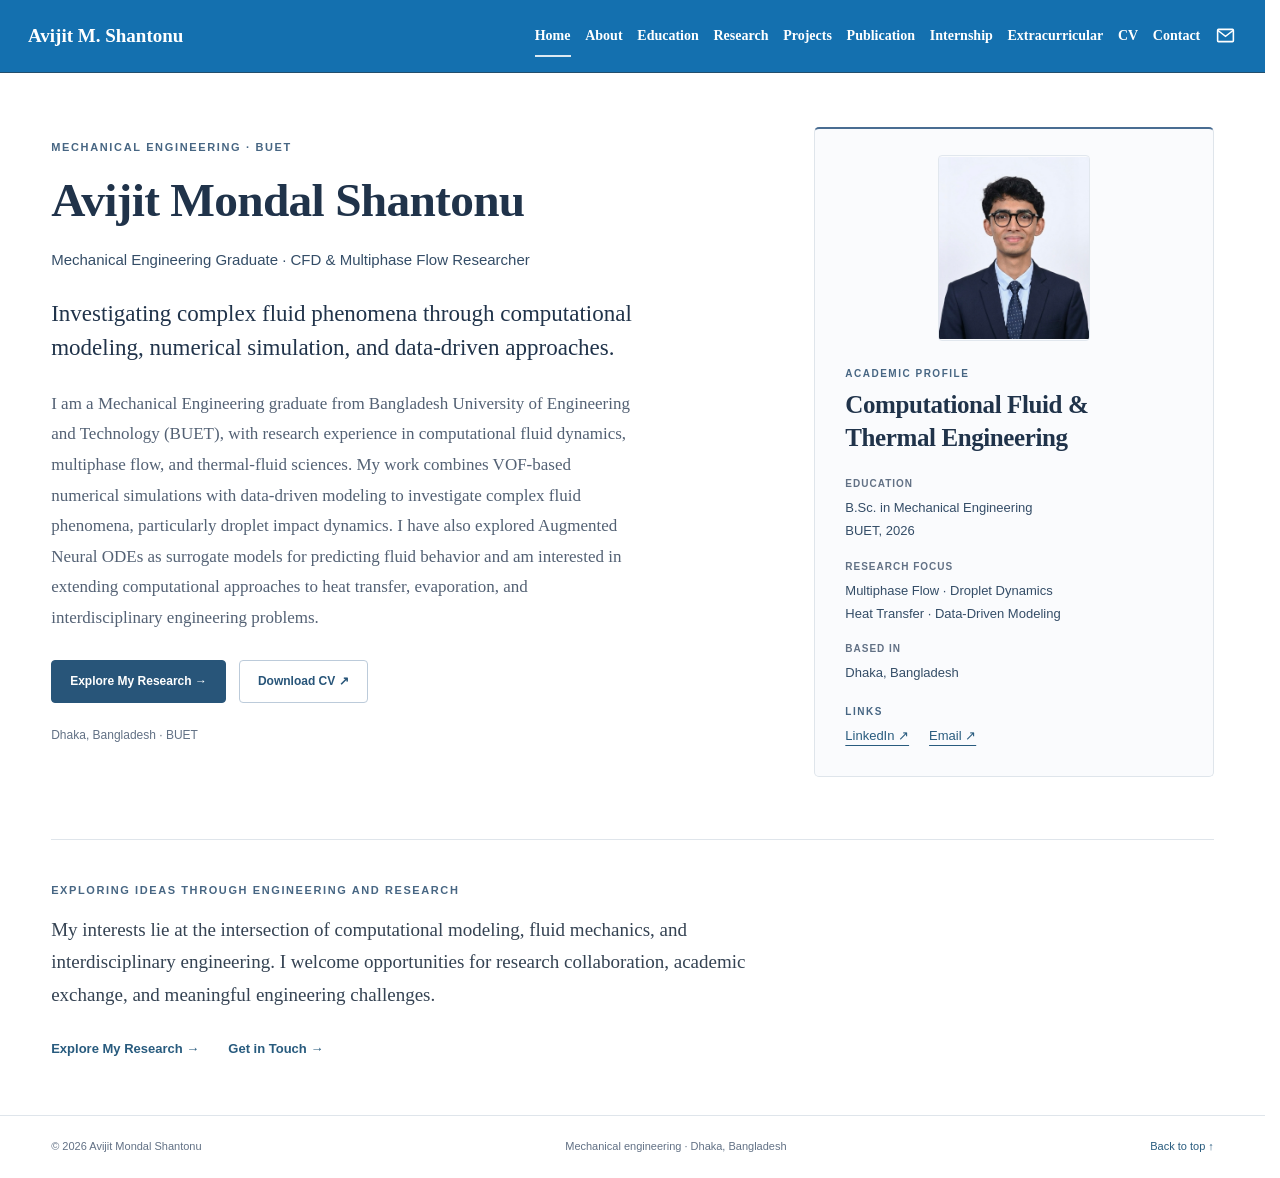
<file: index.html>
<!doctype html>
<html lang="en"><head><meta charset="utf-8"><meta name="viewport" content="width=device-width,initial-scale=1"><meta name="description" content="Academic portfolio of Avijit Mondal Shantonu: multiphase CFD, droplet dynamics, and thermal engineering."><title>Home | Avijit Mondal Shantonu</title><style>
:root{--ink:#20334a;--text:#354353;--muted:#627185;--line:#dfe5eb;--blue:#285b7e;--sans:-apple-system,BlinkMacSystemFont,"Segoe UI",sans-serif}
*{box-sizing:border-box}html{scroll-behavior:smooth;scroll-padding-top:100px}body{margin:0;background:#fff;color:var(--text);font:17px/1.75 Georgia,"Times New Roman",serif;-webkit-font-smoothing:antialiased}a{color:#285b7e;text-underline-offset:5px}a:hover{color:#163d5a}a:focus-visible,button:focus-visible{outline:3px solid #92b8d4;outline-offset:5px}h1,h2{color:var(--ink);line-height:1.18;margin:0;letter-spacing:-.7px}p{margin:0 0 20px}.wrap{width:100%;padding-inline:clamp(24px,4vw,80px);margin:auto}.page-main{max-width:1600px}
header{position:sticky;top:0;z-index:20;background:var(--blue);border-bottom:1px solid #224e6c}header nav{display:flex;align-items:center;justify-content:space-between;gap:26px;min-height:72px;padding-inline:28px}.brand{font-size:19px;font-weight:700;white-space:nowrap;color:white;text-decoration:none}.brand:hover{color:white}.links{display:flex;align-items:center;justify-content:flex-end;gap:clamp(12px,1.15vw,22px);min-width:0}.links a{font-size:14px;font-weight:700;line-height:1.5;white-space:nowrap;color:#fff;text-decoration:none;padding:9px 0;border-bottom:2px solid transparent}.links a:hover,.links a[aria-current]{border-bottom-color:#dce9f2}.email-link{display:inline-flex;align-items:center;min-width:22px}.menu-toggle{display:none;font:600 13px var(--sans);background:transparent;color:#fff;border:1px solid #a8c2d5;border-radius:3px;padding:9px 13px;cursor:pointer}.skip{position:absolute;left:-9999px}.skip:focus{left:20px;top:15px;z-index:30;background:white;padding:10px}
.hero{display:grid;grid-template-columns:minmax(0,1.75fr) minmax(0,1fr);align-items:start;gap:clamp(38px,5vw,84px);padding:54px 0 62px}.hero-copy{padding-top:12px;min-width:0}.eyebrow,.profile-label{font:600 11px/1.5 var(--sans);letter-spacing:1.65px;text-transform:uppercase;color:#476683}.hero h1{font-size:clamp(40px,3.7vw,56px);margin:17px 0 19px;font-weight:700}.role{font:500 15px/1.7 var(--sans);color:#344d67;max-width:650px;margin-bottom:24px}.intro{font-size:23px;line-height:1.5;max-width:620px;color:var(--ink);margin-bottom:23px}.hero-bio{font-size:17px;line-height:1.8;max-width:69ch;color:#536174}.actions{display:flex;gap:13px;align-items:center;flex-wrap:wrap;margin-top:26px}.button{display:inline-flex;align-items:center;justify-content:center;min-height:43px;padding:10px 18px;border:1px solid #bccbda;border-radius:4px;font:600 12px/1.5 var(--sans);text-decoration:none;color:#285579}.primary{background:#285579;border-color:#285579;color:#fff}.primary:hover{background:#1f4564;color:#fff}.meta{font:12px/1.7 var(--sans);color:var(--muted);margin:22px 0 0}
.profile{border:1px solid var(--line);border-top:2px solid #496d92;background:#fafbfd;padding:26px 30px 28px;border-radius:5px;max-width:440px;width:100%;justify-self:end}.portrait{display:block;width:152px;max-width:100%;height:auto;aspect-ratio:698/856;object-fit:contain;border:1px solid #e1e7ee;border-radius:4px;margin:0 auto 25px}.profile-label{font-size:10px;letter-spacing:1.5px}.profile h2{font-size:25px;line-height:1.3;margin:8px 0 22px;letter-spacing:-.4px}.profile dl{margin:0}.profile dt{font:600 10px/1.6 var(--sans);letter-spacing:1px;text-transform:uppercase;color:var(--muted);margin:16px 0 5px}.profile dd{margin:0;font:13px/1.75 var(--sans);color:#344d67}.profile .actions{margin-top:5px;gap:20px}.profile .actions a{font:13px/1.8 var(--sans)}
.section{border-top:1px solid var(--line);padding:65px 0 70px}.split{display:grid;grid-template-columns:minmax(190px,1fr) minmax(0,2.5fr);gap:clamp(36px,5vw,80px)}.section h2{font-size:38px;margin:12px 0 18px}.section-note{max-width:24ch;font-size:16px;line-height:1.7;color:var(--muted)}.about-copy{max-width:72ch;justify-self:center}.about-copy p{font-size:17px;line-height:1.85;margin:0 0 25px}.about-copy p:last-child{margin:0}.home-next{border-top:1px solid var(--line);padding:42px 0 48px}.home-next h2{font:600 11px/1.6 var(--sans);letter-spacing:1.6px;text-transform:uppercase;margin-bottom:15px;color:#476683}.home-next p{font-size:19px;line-height:1.7;max-width:78ch;margin:0}.home-next .actions{margin-top:20px;gap:29px}.text-link{font:600 13px/1.7 var(--sans);padding:7px 0;text-decoration:none}.text-link:hover{text-decoration:underline}footer{border-top:1px solid var(--line);padding:22px 0;font:11px/1.6 var(--sans);color:var(--muted)}.foot{display:flex;align-items:center;justify-content:space-between;gap:20px}.foot a{text-decoration:none}
@media(min-width:1600px){header nav{padding-inline:48px}.links a{font-size:15px}}
@media(max-width:1250px){header nav{gap:18px;padding-inline:24px}.brand{font-size:17px}.links{gap:11px}.links a{font-size:13px}.hero{gap:34px}.profile{padding:25px}.hero h1{font-size:43px}}
@media(max-width:1100px){header nav{flex-wrap:wrap;min-height:66px;padding-block:14px}.menu-toggle{display:block}.links{display:none;width:100%;flex-wrap:wrap;justify-content:flex-start;gap:4px 24px;padding:8px 0 0}.links.is-open{display:flex}.links a{font-size:15px;padding:10px 0}.hero{grid-template-columns:minmax(0,1.5fr) minmax(270px,1fr);padding-top:38px}.hero-copy{padding-top:6px}.hero h1{font-size:40px}.intro{font-size:21px}.profile h2{font-size:23px}.split{grid-template-columns:minmax(150px,1fr) minmax(0,3fr);gap:30px}}
@media(max-width:900px){.wrap{padding-inline:24px}.hero{grid-template-columns:1fr;gap:30px;padding:32px 0 42px}.hero h1{font-size:40px;max-width:16ch}.hero-copy{padding:0}.role{font-size:14px}.intro{font-size:22px}.hero-bio{font-size:16px}.profile{justify-self:start;max-width:480px;padding:25px}.portrait{width:145px}.split{grid-template-columns:1fr;gap:23px}.section{padding:40px 0}.section h2{font-size:33px}.section-note{max-width:36ch;margin:0}.about-copy{max-width:72ch;justify-self:start}.about-copy p{font-size:16px;line-height:1.85}.home-next{padding:33px 0 37px}.home-next p{font-size:18px}.foot{flex-wrap:wrap;gap:8px 20px}.foot span:nth-child(2){flex-basis:100%;order:3}html{scroll-padding-top:88px}}
@media(max-width:380px){.wrap{padding-inline:20px}header nav{padding-inline:20px}.hero h1{font-size:36px}.button{padding-inline:14px}.actions{gap:10px}.profile{padding:22px}}
@media(prefers-reduced-motion:reduce){html{scroll-behavior:auto}}@media print{header,.skip,.menu-toggle{display:none}.hero{padding:20px 0;gap:30px}.wrap{padding:0}.section{padding:25px 0}.profile{break-inside:avoid}.home-next{padding:20px 0}}
</style><link rel="stylesheet" href="navigation.css"></head><body><a class="skip" href="#main">Skip to content</a><header><nav class="wrap" aria-label="Main navigation"><a class="brand" href="index.html">Avijit M. Shantonu</a><button class="menu-toggle" type="button" aria-expanded="false" aria-controls="nav-links">Menu</button><div class="links" id="nav-links"><a href="index.html" aria-current="page">Home</a><a href="about.html">About</a><a href="education.html">Education</a><a href="research.html">Research</a><a href="projects.html">Projects</a><a href="publications.html">Publication</a><a href="internship.html">Internship</a><a href="extracurricular.html">Extracurricular</a><a href="cv.html">CV</a><a href="contact.html">Contact</a><a class="email-link" href="mailto:avijitmondal.me.buet@gmail.com" aria-label="Email Avijit Mondal Shantonu"><svg viewBox="0 0 24 24" width="21" height="21" fill="none" stroke="currentColor" stroke-width="1.8" aria-hidden="true"><rect x="3" y="5" width="18" height="14" rx="1"/><path d="m3 6 9 7 9-7"/></svg></a></div></nav></header><main id="main" class="wrap page-main"><section class="hero"><div class="hero-copy"><div class="eyebrow">Mechanical engineering · BUET</div><h1>Avijit Mondal Shantonu</h1><p class="role">Mechanical Engineering Graduate · CFD &amp; Multiphase Flow Researcher</p><p class="intro">Investigating complex fluid phenomena through computational modeling, numerical simulation, and data-driven approaches.</p><p class="hero-bio">I am a Mechanical Engineering graduate from Bangladesh University of Engineering and Technology (BUET), with research experience in computational fluid dynamics, multiphase flow, and thermal-fluid sciences. My work combines VOF-based numerical simulations with data-driven modeling to investigate complex fluid phenomena, particularly droplet impact dynamics. I have also explored Augmented Neural ODEs as surrogate models for predicting fluid behavior and am interested in extending computational approaches to heat transfer, evaporation, and interdisciplinary engineering problems.</p><div class="actions"><a class="button primary" href="research.html">Explore My Research →</a><a class="button" href="Avijit_Mondal_Shantonu_CV.pdf" download>Download CV ↗</a></div><p class="meta">Dhaka, Bangladesh · BUET</p></div><aside class="profile" aria-label="Academic profile"><img class="portrait" src="avijit-mondal-shantonu.png" alt="Portrait of Avijit Mondal Shantonu" width="698" height="856" fetchpriority="high"><div class="profile-label">Academic profile</div><h2>Computational Fluid &amp;<br>Thermal Engineering</h2><dl><dt>Education</dt><dd>B.Sc. in Mechanical Engineering<br>BUET, 2026</dd><dt>Research focus</dt><dd>Multiphase Flow · Droplet Dynamics<br>Heat Transfer · Data-Driven Modeling</dd><dt>Based in</dt><dd>Dhaka, Bangladesh</dd></dl><div class="profile-label" style="margin-top:19px">Links</div><div class="actions"><a href="https://www.linkedin.com/in/avijit-mondal-shantonu-68084b28a">LinkedIn ↗</a><a href="mailto:avijitmondal.me.buet@gmail.com">Email ↗</a></div></aside></section><section class="home-next" aria-labelledby="closing-title"><h2 id="closing-title">Exploring ideas through engineering and research</h2><p>My interests lie at the intersection of computational modeling, fluid mechanics, and interdisciplinary engineering. I welcome opportunities for research collaboration, academic exchange, and meaningful engineering challenges.</p><div class="actions"><a class="text-link" href="research.html">Explore My Research →</a><a class="text-link" href="contact.html">Get in Touch →</a></div></section></main><footer><div class="wrap foot"><span>© 2026 Avijit Mondal Shantonu</span><span>Mechanical engineering · Dhaka, Bangladesh</span><a href="#main">Back to top ↑</a></div></footer><script>
const menu=document.querySelector('.menu-toggle');
const links=document.getElementById('nav-links');
function closeMenu(){links.classList.remove('is-open');menu.setAttribute('aria-expanded','false');}
menu.addEventListener('click',()=>{const open=menu.getAttribute('aria-expanded')!=='true';links.classList.toggle('is-open',open);menu.setAttribute('aria-expanded',String(open));});
links.addEventListener('click',e=>{if(e.target.closest('a'))closeMenu();});
document.addEventListener('keydown',e=>{if(e.key==='Escape'&&links.classList.contains('is-open')){closeMenu();menu.focus();}});
</script><noscript><style>@media(max-width:1100px){.links{display:flex}.menu-toggle{display:none}header{position:static}}</style></noscript></body></html>
</file>
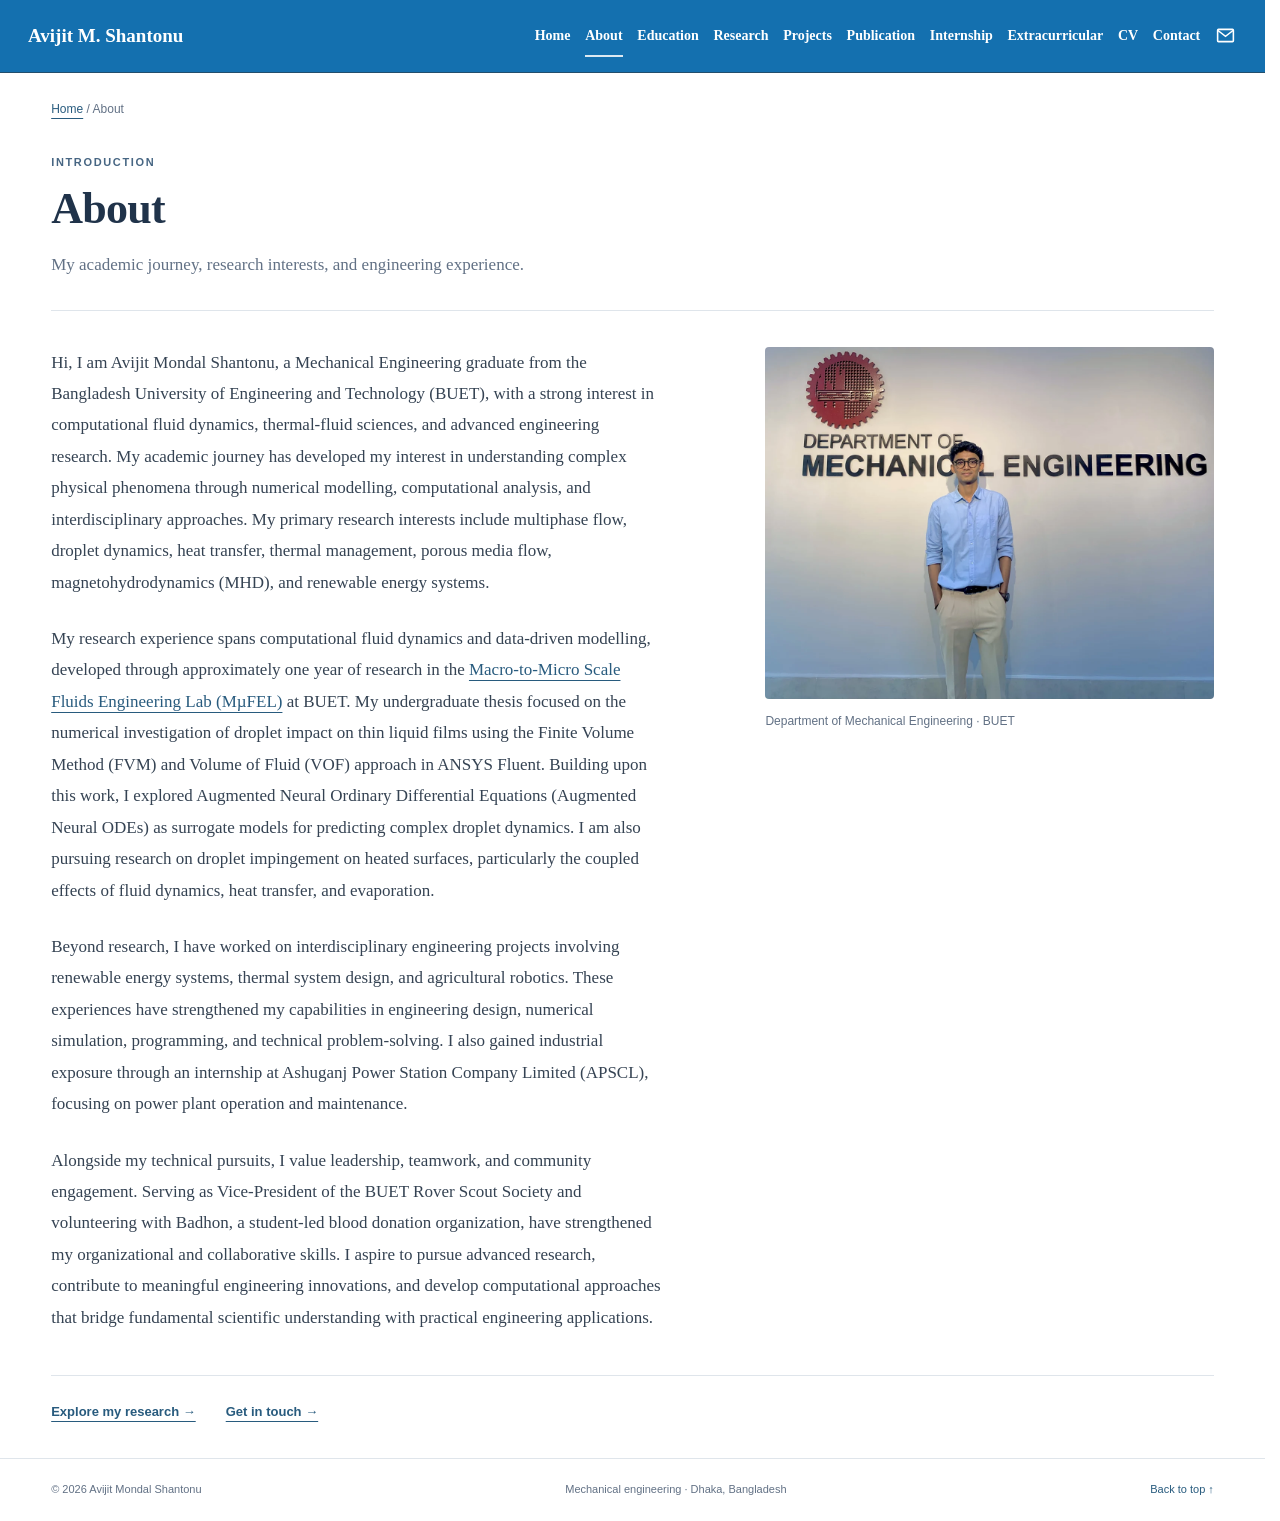
<file: about.html>
<!doctype html>
<html lang="en"><head><meta charset="utf-8"><meta name="viewport" content="width=device-width,initial-scale=1"><meta name="description" content="Academic portfolio of Avijit Mondal Shantonu: multiphase CFD, droplet dynamics, and thermal engineering."><title>About | Avijit Mondal Shantonu</title><style>
:root{--ink:#20334a;--text:#354353;--muted:#627185;--line:#dfe5eb;--blue:#285b7e;--sans:-apple-system,BlinkMacSystemFont,"Segoe UI",sans-serif}
*{box-sizing:border-box}html{scroll-behavior:smooth;scroll-padding-top:100px}body{margin:0;background:#fff;color:var(--text);font:17px/1.75 Georgia,"Times New Roman",serif;-webkit-font-smoothing:antialiased}a{color:#285b7e;text-underline-offset:5px}a:hover{color:#163d5a}a:focus-visible,button:focus-visible{outline:3px solid #92b8d4;outline-offset:5px}h1,h2{color:var(--ink);line-height:1.18;margin:0;letter-spacing:-.7px}p{margin:0 0 20px}.wrap{width:100%;padding-inline:clamp(24px,4vw,80px);margin:auto}.page-main{max-width:1600px}
header{position:sticky;top:0;z-index:20;background:var(--blue);border-bottom:1px solid #224e6c}header nav{display:flex;align-items:center;justify-content:space-between;gap:26px;min-height:72px;padding-inline:28px}.brand{font-size:19px;font-weight:700;white-space:nowrap;color:white;text-decoration:none}.brand:hover{color:white}.links{display:flex;align-items:center;justify-content:flex-end;gap:clamp(12px,1.15vw,22px);min-width:0}.links a{font-size:14px;font-weight:700;line-height:1.5;white-space:nowrap;color:#fff;text-decoration:none;padding:9px 0;border-bottom:2px solid transparent}.links a:hover,.links a[aria-current]{border-bottom-color:#dce9f2}.email-link{display:inline-flex;align-items:center;min-width:22px}.menu-toggle{display:none;font:600 13px var(--sans);background:transparent;color:#fff;border:1px solid #a8c2d5;border-radius:3px;padding:9px 13px;cursor:pointer}.skip{position:absolute;left:-9999px}.skip:focus{left:20px;top:15px;z-index:30;background:white;padding:10px}
.hero{display:grid;grid-template-columns:minmax(0,1.75fr) minmax(0,1fr);align-items:start;gap:clamp(38px,5vw,84px);padding:54px 0 62px}.hero-copy{padding-top:12px;min-width:0}.eyebrow,.profile-label{font:600 11px/1.5 var(--sans);letter-spacing:1.65px;text-transform:uppercase;color:#476683}.hero h1{font-size:clamp(40px,3.7vw,56px);margin:17px 0 19px;font-weight:700}.role{font:500 15px/1.7 var(--sans);color:#344d67;max-width:650px;margin-bottom:24px}.intro{font-size:23px;line-height:1.5;max-width:620px;color:var(--ink);margin-bottom:23px}.hero-bio{font-size:17px;line-height:1.8;max-width:69ch;color:#536174}.actions{display:flex;gap:13px;align-items:center;flex-wrap:wrap;margin-top:26px}.button{display:inline-flex;align-items:center;justify-content:center;min-height:43px;padding:10px 18px;border:1px solid #bccbda;border-radius:4px;font:600 12px/1.5 var(--sans);text-decoration:none;color:#285579}.primary{background:#285579;border-color:#285579;color:#fff}.primary:hover{background:#1f4564;color:#fff}.meta{font:12px/1.7 var(--sans);color:var(--muted);margin:22px 0 0}
.profile{border:1px solid var(--line);border-top:2px solid #496d92;background:#fafbfd;padding:26px 30px 28px;border-radius:5px;max-width:440px;width:100%;justify-self:end}.portrait{display:block;width:152px;max-width:100%;height:auto;aspect-ratio:698/856;object-fit:contain;border:1px solid #e1e7ee;border-radius:4px;margin:0 auto 25px}.profile-label{font-size:10px;letter-spacing:1.5px}.profile h2{font-size:25px;line-height:1.3;margin:8px 0 22px;letter-spacing:-.4px}.profile dl{margin:0}.profile dt{font:600 10px/1.6 var(--sans);letter-spacing:1px;text-transform:uppercase;color:var(--muted);margin:16px 0 5px}.profile dd{margin:0;font:13px/1.75 var(--sans);color:#344d67}.profile .actions{margin-top:5px;gap:20px}.profile .actions a{font:13px/1.8 var(--sans)}
.section{border-top:1px solid var(--line);padding:65px 0 70px}.split{display:grid;grid-template-columns:minmax(190px,1fr) minmax(0,2.5fr);gap:clamp(36px,5vw,80px)}.section h2{font-size:38px;margin:12px 0 18px}.section-note{max-width:24ch;font-size:16px;line-height:1.7;color:var(--muted)}.about-copy{max-width:72ch;justify-self:center}.about-copy p{font-size:17px;line-height:1.85;margin:0 0 25px}.about-copy p:last-child{margin:0}.home-next{border-top:1px solid var(--line);padding:42px 0 48px}.home-next h2{font:600 11px/1.6 var(--sans);letter-spacing:1.6px;text-transform:uppercase;margin-bottom:15px;color:#476683}.home-next p{font-size:19px;line-height:1.7;max-width:78ch;margin:0}.home-next .actions{margin-top:20px;gap:29px}.text-link{font:600 13px/1.7 var(--sans);padding:7px 0;text-decoration:none}.text-link:hover{text-decoration:underline}footer{border-top:1px solid var(--line);padding:22px 0;font:11px/1.6 var(--sans);color:var(--muted)}.foot{display:flex;align-items:center;justify-content:space-between;gap:20px}.foot a{text-decoration:none}
@media(min-width:1600px){header nav{padding-inline:48px}.links a{font-size:15px}}
@media(max-width:1250px){header nav{gap:18px;padding-inline:24px}.brand{font-size:17px}.links{gap:11px}.links a{font-size:13px}.hero{gap:34px}.profile{padding:25px}.hero h1{font-size:43px}}
@media(max-width:1100px){header nav{flex-wrap:wrap;min-height:66px;padding-block:14px}.menu-toggle{display:block}.links{display:none;width:100%;flex-wrap:wrap;justify-content:flex-start;gap:4px 24px;padding:8px 0 0}.links.is-open{display:flex}.links a{font-size:15px;padding:10px 0}.hero{grid-template-columns:minmax(0,1.5fr) minmax(270px,1fr);padding-top:38px}.hero-copy{padding-top:6px}.hero h1{font-size:40px}.intro{font-size:21px}.profile h2{font-size:23px}.split{grid-template-columns:minmax(150px,1fr) minmax(0,3fr);gap:30px}}
@media(max-width:900px){.wrap{padding-inline:24px}.hero{grid-template-columns:1fr;gap:30px;padding:32px 0 42px}.hero h1{font-size:40px;max-width:16ch}.hero-copy{padding:0}.role{font-size:14px}.intro{font-size:22px}.hero-bio{font-size:16px}.profile{justify-self:start;max-width:480px;padding:25px}.portrait{width:145px}.split{grid-template-columns:1fr;gap:23px}.section{padding:40px 0}.section h2{font-size:33px}.section-note{max-width:36ch;margin:0}.about-copy{max-width:72ch;justify-self:start}.about-copy p{font-size:16px;line-height:1.85}.home-next{padding:33px 0 37px}.home-next p{font-size:18px}.foot{flex-wrap:wrap;gap:8px 20px}.foot span:nth-child(2){flex-basis:100%;order:3}html{scroll-padding-top:88px}}
@media(max-width:380px){.wrap{padding-inline:20px}header nav{padding-inline:20px}.hero h1{font-size:36px}.button{padding-inline:14px}.actions{gap:10px}.profile{padding:22px}}
@media(prefers-reduced-motion:reduce){html{scroll-behavior:auto}}@media print{header,.skip,.menu-toggle{display:none}.hero{padding:20px 0;gap:30px}.wrap{padding:0}.section{padding:25px 0}.profile{break-inside:avoid}.home-next{padding:20px 0}}
</style><link rel="stylesheet" href="navigation.css"><link rel="stylesheet" href="about.css"></head><body><a class="skip" href="#main">Skip to content</a><header><nav class="wrap" aria-label="Main navigation"><a class="brand" href="index.html">Avijit M. Shantonu</a><button class="menu-toggle" type="button" aria-expanded="false" aria-controls="nav-links">Menu</button><div class="links" id="nav-links"><a href="index.html">Home</a><a href="about.html" aria-current="page">About</a><a href="education.html">Education</a><a href="research.html">Research</a><a href="projects.html">Projects</a><a href="publications.html">Publication</a><a href="internship.html">Internship</a><a href="extracurricular.html">Extracurricular</a><a href="cv.html">CV</a><a href="contact.html">Contact</a><a class="email-link" href="mailto:avijitmondal.me.buet@gmail.com" aria-label="Email Avijit Mondal Shantonu"><svg viewBox="0 0 24 24" width="21" height="21" fill="none" stroke="currentColor" stroke-width="1.8" aria-hidden="true"><rect x="3" y="5" width="18" height="14" rx="1"/><path d="m3 6 9 7 9-7"/></svg></a></div></nav></header><main id="main" class="wrap page-main"><div class="about-breadcrumb"><a href="index.html">Home</a> / About</div><section class="about-heading"><div class="eyebrow">Introduction</div><h1>About</h1><p>My academic journey, research interests, and engineering experience.</p></section><section class="about-layout" aria-label="About Avijit Mondal Shantonu"><div class="about-biography"><p>Hi, I am Avijit Mondal Shantonu, a Mechanical Engineering graduate from the Bangladesh University of Engineering and Technology (BUET), with a strong interest in computational fluid dynamics, thermal-fluid sciences, and advanced engineering research. My academic journey has developed my interest in understanding complex physical phenomena through numerical modelling, computational analysis, and interdisciplinary approaches. My primary research interests include multiphase flow, droplet dynamics, heat transfer, thermal management, porous media flow, magnetohydrodynamics (MHD), and renewable energy systems.</p><p>My research experience spans computational fluid dynamics and data-driven modelling, developed through approximately one year of research in the <a href="https://toufiquehasan.buet.ac.bd/research/lab/home.html" target="_blank" rel="noopener">Macro-to-Micro Scale Fluids Engineering Lab (MµFEL)</a> at BUET. My undergraduate thesis focused on the numerical investigation of droplet impact on thin liquid films using the Finite Volume Method (FVM) and Volume of Fluid (VOF) approach in ANSYS Fluent. Building upon this work, I explored Augmented Neural Ordinary Differential Equations (Augmented Neural ODEs) as surrogate models for predicting complex droplet dynamics. I am also pursuing research on droplet impingement on heated surfaces, particularly the coupled effects of fluid dynamics, heat transfer, and evaporation.</p><p>Beyond research, I have worked on interdisciplinary engineering projects involving renewable energy systems, thermal system design, and agricultural robotics. These experiences have strengthened my capabilities in engineering design, numerical simulation, programming, and technical problem-solving. I also gained industrial exposure through an internship at Ashuganj Power Station Company Limited (APSCL), focusing on power plant operation and maintenance.</p><p>Alongside my technical pursuits, I value leadership, teamwork, and community engagement. Serving as Vice-President of the BUET Rover Scout Society and volunteering with Badhon, a student-led blood donation organization, have strengthened my organizational and collaborative skills. I aspire to pursue advanced research, contribute to meaningful engineering innovations, and develop computational approaches that bridge fundamental scientific understanding with practical engineering applications.</p></div><figure class="about-photograph"><a href="assets/about/department-original.jpg" target="_blank" rel="noopener" aria-label="View full-size photograph of Avijit at BUET"><img src="assets/about/department.webp" alt="Avijit Mondal Shantonu in front of the Department of Mechanical Engineering signage and emblem at BUET" width="1200" height="942" fetchpriority="high"></a><figcaption>Department of Mechanical Engineering · BUET</figcaption></figure></section><div class="about-next"><a href="research.html">Explore my research →</a><a href="contact.html">Get in touch →</a></div></main><footer><div class="wrap foot"><span>© 2026 Avijit Mondal Shantonu</span><span>Mechanical engineering · Dhaka, Bangladesh</span><a href="#main">Back to top ↑</a></div></footer><script>
const menu=document.querySelector('.menu-toggle');
const links=document.getElementById('nav-links');
function closeMenu(){links.classList.remove('is-open');menu.setAttribute('aria-expanded','false');}
menu.addEventListener('click',()=>{const open=menu.getAttribute('aria-expanded')!=='true';links.classList.toggle('is-open',open);menu.setAttribute('aria-expanded',String(open));});
links.addEventListener('click',e=>{if(e.target.closest('a'))closeMenu();});
document.addEventListener('keydown',e=>{if(e.key==='Escape'&&links.classList.contains('is-open')){closeMenu();menu.focus();}});
</script><noscript><style>@media(max-width:1100px){.links{display:flex}.menu-toggle{display:none}header{position:static}}</style></noscript></body></html>
</file>
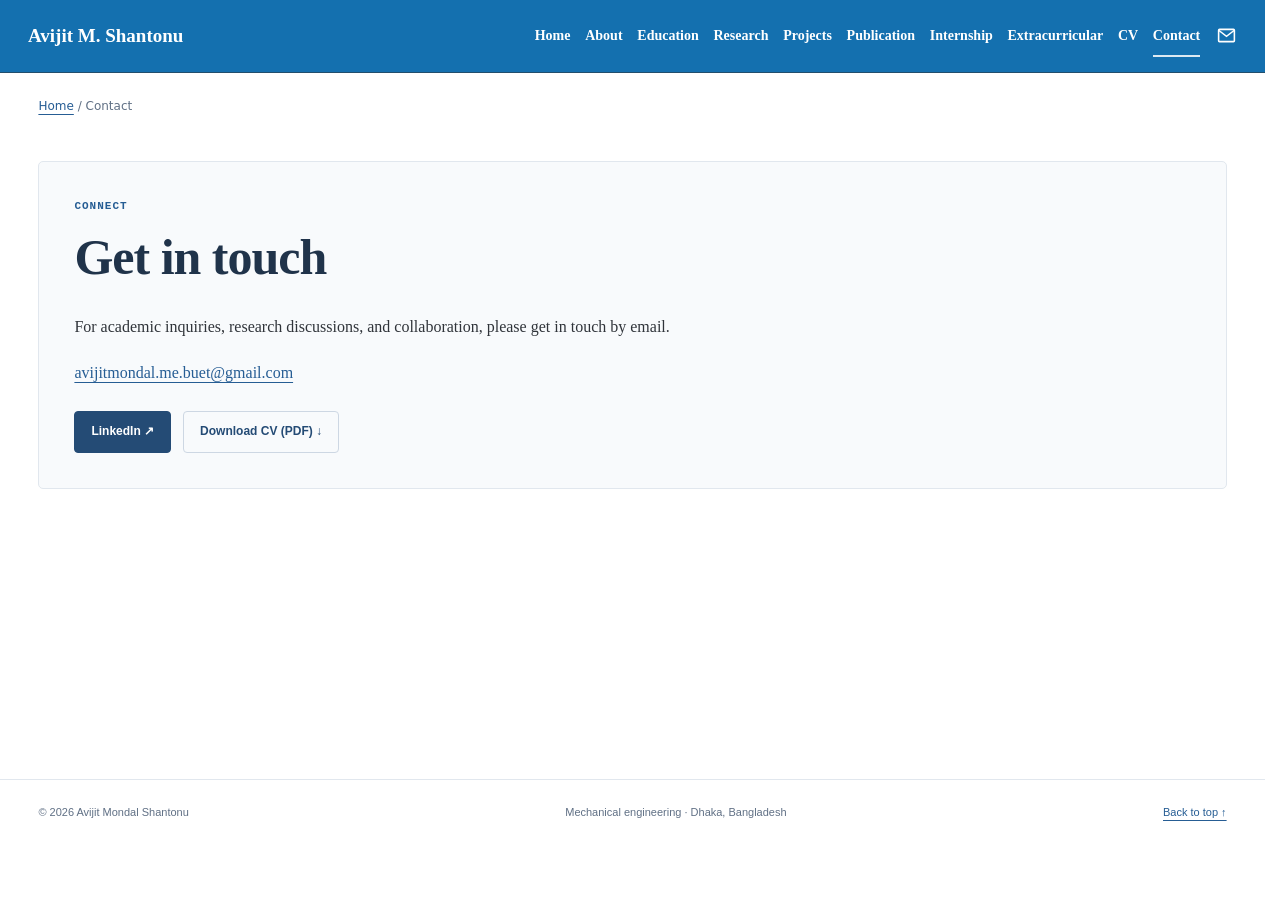
<file: contact.html>
<!doctype html>
<html lang="en"><head><meta charset="utf-8"><meta name="viewport" content="width=device-width,initial-scale=1"><meta name="description" content="Academic portfolio of Avijit Mondal Shantonu: multiphase CFD, droplet dynamics, and thermal engineering."><title>Contact | Avijit Mondal Shantonu</title><style>
:root{--ink:#172b45;--muted:#607085;--paper:#fff;--line:#e1e7ee;--green:#265d94}*{box-sizing:border-box}html{scroll-behavior:smooth;scroll-padding-top:100px}body{margin:0;background:var(--paper);color:var(--ink);font:15px/1.8 -apple-system,BlinkMacSystemFont,"Segoe UI",sans-serif;-webkit-font-smoothing:antialiased}a{color:#265d94;text-underline-offset:4px}a:hover{color:#123e6b}a:focus-visible,summary:focus-visible{outline:3px solid #719bc6;outline-offset:4px}.wrap{max-width:1120px;padding:0 36px;margin:auto}header{position:sticky;top:0;z-index:10;background:#fffffffa;border-bottom:1px solid var(--line)}nav{min-height:76px;display:flex;justify-content:space-between;align-items:center;gap:20px}.brand{font-size:15px;font-weight:650;text-decoration:none;color:var(--ink)}.links{display:flex;gap:25px;font-size:12px}.links a{text-decoration:none;color:#4b5c70}.links a:hover{color:#265d94}.hero{display:grid;grid-template-columns:1.65fr 1fr;gap:65px;align-items:center;padding:75px 0 65px}.eyebrow{font-size:10px;letter-spacing:1.7px;text-transform:uppercase;font-weight:650;color:var(--green)}h1,h2,h3{color:var(--ink);line-height:1.35;margin:0;font-weight:600}h1{font-size:clamp(34px,4.5vw,49px);letter-spacing:-1.5px;margin:12px 0 13px}h2{font-size:27px;letter-spacing:-.55px;margin:9px 0 25px}h3{font-size:19px;line-height:1.5;margin:10px 0 14px}p{margin:0 0 17px}.intro{font-size:17px;line-height:1.8;color:#526379;max-width:590px}.role{font-size:15px;font-weight:500;margin-bottom:19px}.actions{display:flex;gap:12px;flex-wrap:wrap;margin-top:24px}.button{display:inline-flex;align-items:center;text-decoration:none;padding:9px 16px;border:1px solid #cdd7e3;border-radius:4px;font-size:12px;font-weight:600;color:#244b75}.primary{background:#244b75;color:white;border-color:#244b75}.primary:hover{background:#173958;color:white}.meta{font-size:12px;color:var(--muted);margin-top:25px}.profile{border:1px solid var(--line);border-radius:6px;padding:28px;background:#f8fafc;border-top:3px solid #315f8f}.profile-label{font-size:10px;text-transform:uppercase;letter-spacing:1.4px;color:var(--muted)}.profile h2{font-size:19px;margin:8px 0 22px}.profile dl{margin:0}.profile dt{font-size:11px;color:var(--muted);margin-top:15px}.profile dd{margin:3px 0 0;font-size:13px}.profile a{font-size:12px}.section{border-top:1px solid var(--line);padding:50px 0}.split{display:grid;grid-template-columns:230px 1fr;gap:55px}.lead{font-size:17px;line-height:1.85}.tags{display:flex;flex-wrap:wrap;gap:8px;margin:20px 0 0}.tag{background:#f3f6fa;color:#3c5876;font-size:11px;padding:4px 10px;border-radius:3px}.research{display:grid;grid-template-columns:1.4fr 1fr;gap:24px}.feature,.secondary{border:1px solid var(--line);padding:27px;border-radius:5px;background:#fff}.feature{border-top:3px solid #315f8f}.secondary{background:#f8fafc}.small{font-size:12px;color:var(--muted)}ul{padding-left:19px}li{margin-bottom:10px}.pub{display:grid;grid-template-columns:30px 1fr 140px;gap:17px;padding:25px 0;border-top:1px solid var(--line)}.pub h3{font-size:17px;margin:0 0 10px}.num{font-size:12px;color:#8292a4;padding-top:4px}.status{font-size:10px;line-height:1.7;align-self:start;background:#f0f5fa;color:#365f89;padding:7px 10px;border-radius:3px}.pub p{font-size:12px;color:var(--muted);margin:0 0 3px}.projects{display:grid;grid-template-columns:repeat(3,1fr);gap:22px}.project{border:1px solid var(--line);border-radius:5px;padding:23px;display:flex;flex-direction:column}.project>.small{font-size:9px;letter-spacing:.6px}.project h3{font-size:18px;min-height:81px}.project p{font-size:13px}.metric{font-size:24px;font-weight:600;margin:12px 0 0}.metric-label{font-size:10px;color:var(--muted);margin-bottom:16px}details{border-top:1px solid var(--line);padding-top:12px;margin-top:auto;font-size:12px}summary{cursor:pointer;color:#265d94;font-weight:500}details p{padding-top:12px}.timeline>div{border-bottom:1px solid var(--line);padding:0 0 22px;margin-bottom:22px}.timeline>div:last-child{border:0;margin:0;padding-bottom:0}.timeline h3{font-size:18px;margin:6px 0 10px}.skills{display:grid;grid-template-columns:1fr 1fr;gap:15px 35px}.skills h3{font-size:16px;margin:0 0 8px}.skills p{font-size:13px;color:var(--muted)}.contact{border:1px solid var(--line);background:#f8fafc;padding:35px;border-radius:5px;margin:15px 0 55px}.contact h2{margin-bottom:15px}.contact a{overflow-wrap:anywhere}.contact p{font-size:14px}footer{border-top:1px solid var(--line);padding:23px 0;color:var(--muted);font-size:11px}.foot{display:flex;justify-content:space-between;gap:20px}.skip{position:absolute;left:-9999px}.skip:focus{left:20px;top:20px;background:white;padding:10px;z-index:30}@media(max-width:850px){.wrap{padding:0 24px}.hero{gap:28px;grid-template-columns:1.4fr 1fr}.split{grid-template-columns:180px 1fr;gap:30px}.projects{grid-template-columns:1fr}.project h3{min-height:0}.links{gap:14px}.brand{max-width:130px;line-height:1.4}.research{grid-template-columns:1fr}}@media(max-width:600px){.wrap{padding:0 21px}nav{padding-top:16px!important;padding-bottom:13px!important;align-items:flex-start;flex-direction:column;gap:12px}.brand{max-width:none}.links{gap:20px;max-width:100%;overflow-x:auto;padding-bottom:5px;white-space:nowrap;width:100%;font-size:11px}.hero{grid-template-columns:1fr;padding:38px 0;gap:25px}h1{font-size:36px;letter-spacing:-1px}.profile{padding:22px}.split{grid-template-columns:1fr;gap:10px}.section{padding:34px 0}h2{font-size:25px;margin-bottom:20px}.pub{grid-template-columns:22px 1fr;gap:12px}.status{grid-column:2;width:fit-content}.skills{grid-template-columns:1fr}.contact{padding:25px}.foot{flex-direction:column;gap:5px}.intro{font-size:16px}}@media(prefers-reduced-motion:reduce){html{scroll-behavior:auto}}@media print{header,.actions,footer{display:none}.hero{padding:15px 0}.section{padding:20px 0}.wrap{max-width:none}.profile,.feature,.secondary,.project{break-inside:avoid}}
.portrait{display:block;width:168px;height:auto;aspect-ratio:698/856;object-fit:contain;margin:0 auto 24px;border-radius:5px;border:1px solid #e1e7ee}@media(max-width:600px){.portrait{width:150px}}

/* Serif typography inspired by the supplied academic template. */
body{font-family:Georgia,"Times New Roman",serif;font-size:16px;line-height:1.8;color:#30343a}
h1,h2,h3{font-family:Georgia,"Times New Roman",serif;color:#20334a}
h1{font-size:clamp(36px,4.5vw,50px);font-weight:700;letter-spacing:-1px;line-height:1.2}
h2{font-size:29px;font-weight:700;letter-spacing:-.4px}
h3{font-size:21px;font-weight:700;line-height:1.45}
.intro{font-size:19px;line-height:1.75}.lead{font-size:19px}.role{font-size:16px;font-weight:400}
.eyebrow,.profile-label{font-family:"Courier New",monospace;font-size:11px;letter-spacing:1px;font-weight:700}
.links,.button,.tag,.status,footer,.meta,.profile dt,.profile dd,.small,.metric-label{font-family:-apple-system,BlinkMacSystemFont,"Segoe UI",sans-serif}
.brand{font-family:Georgia,"Times New Roman",serif;font-size:18px;font-weight:700}
.pub h3{font-size:19px;font-weight:600}.pub p{font-family:Georgia,"Times New Roman",serif;font-size:14px;line-height:1.7}
.project h3{font-size:21px;min-height:92px}.project p{font-size:15px}.timeline h3{font-size:21px}.skills h3{font-size:19px}.skills p{font-size:15px}.contact p{font-size:16px}.profile h2{font-size:22px}.num{font-family:"Courier New",monospace}.metric{font-family:Georgia,"Times New Roman",serif;font-weight:400}
@media(max-width:850px){.project h3{min-height:0}}
@media(max-width:600px){h1{font-size:37px;letter-spacing:-.7px}h2{font-size:27px}.intro,.lead{font-size:18px}.pub h3{font-size:18px}.brand{font-size:17px}}

/* Section navigation inspired by the supplied blue-bar reference. */
header{background:#176da4;border-bottom:1px solid #125d8e}
nav{min-height:72px;gap:24px}
.brand,.brand:hover{color:#fff;font-size:18px;white-space:nowrap}
.links{gap:23px;align-items:center;overflow:visible}
.links a{font-family:Georgia,"Times New Roman",serif;font-size:17px;font-weight:700;color:#fff;text-decoration:none;line-height:1.5;padding:7px 0;border-bottom:2px solid transparent}
.links a:hover{color:#fff;border-bottom-color:#fff}
.links a:focus-visible,.brand:focus-visible{outline:2px solid white;outline-offset:5px}
.email-link{display:inline-flex;align-items:center;justify-content:center;min-width:30px}
@media(max-width:950px){nav{flex-direction:column;align-items:flex-start;gap:7px;padding-top:14px!important;padding-bottom:12px!important}.brand{max-width:none}.links{flex-wrap:wrap;gap:4px 22px;width:100%;white-space:normal;padding:0}.links a{font-size:16px}}
@media(max-width:600px){html{scroll-padding-top:160px}.links{gap:2px 19px}.links a{font-size:15px;padding:5px 0}.brand{font-size:18px}}

@media(min-width:951px){nav{gap:18px}.links{gap:18px}.links a{font-size:16px}.brand{font-size:17px}}

@media(min-width:951px){.links{gap:15px}.links a{font-size:15px}nav{gap:16px}}

header nav{display:block;padding-top:17px!important;padding-bottom:12px!important}.brand{display:inline-block;margin-bottom:9px}.links{display:flex;flex-wrap:wrap;gap:2px 23px;width:100%;overflow:visible;white-space:normal}.links a{font-size:16px;padding:5px 0}.links a[aria-current="page"]{border-bottom-color:#fff}.page-main{min-height:calc(100vh - 220px)}.page-main>.section{border-top:0;padding-top:48px}.page-main>.contact{margin-top:48px}.page-main h1{margin:10px 0 26px}.page-main .split h1{font-size:32px}.breadcrumbs{display:block;font:12px system-ui,sans-serif;margin-top:26px;color:#607085}.page-main>.hero{padding-top:50px}.home-next{border-top:1px solid var(--line);padding:25px 0 50px}.home-next p{font-size:18px}.home-next .actions{margin-top:12px}@media(max-width:600px){.links{gap:2px 18px}.links a{font-size:15px}.page-main>.section{padding-top:30px}.page-main h1{font-size:32px}.page-main>.contact{margin-top:30px}html{scroll-padding-top:200px}}

/* Full-width layout and single-row navigation. */
.wrap{max-width:none;width:100%;padding-left:clamp(24px,3vw,64px);padding-right:clamp(24px,3vw,64px)}
header nav.wrap{display:flex;flex-direction:row;align-items:center;justify-content:space-between;gap:28px;min-height:76px;padding-top:12px!important;padding-bottom:12px!important}
header .brand{margin:0;flex:0 0 auto;max-width:none;font-size:20px;white-space:nowrap}
header .links{margin-left:auto;width:auto;min-width:0;display:flex;align-items:center;justify-content:flex-end;flex-wrap:nowrap;gap:clamp(12px,1.35vw,26px);white-space:nowrap}
header .links a{font-size:16px;flex:0 0 auto}
.page-main>.hero{grid-template-columns:minmax(0,1.7fr) minmax(320px,1fr);gap:clamp(40px,6vw,120px);min-height:calc(100vh - 76px);padding-top:42px;padding-bottom:42px}
.hero .intro{max-width:760px}.hero h1{font-size:clamp(40px,3.7vw,68px)}.profile{width:100%;max-width:540px;justify-self:end}.portrait{width:180px}
.page-main .split{grid-template-columns:minmax(210px,22%) minmax(0,1fr)}
@media(max-width:1300px){header nav.wrap{gap:20px;padding-left:24px;padding-right:24px}header .brand{font-size:18px}header .links{gap:12px}header .links a{font-size:14px}}
@media(max-width:1100px){header .links{justify-content:flex-start;overflow-x:auto;scrollbar-width:thin;padding-bottom:4px}header nav.wrap{gap:22px}.page-main>.hero{gap:32px;grid-template-columns:minmax(0,1.4fr) minmax(280px,1fr)}}
@media(max-width:700px){header nav.wrap{padding-left:18px;padding-right:18px;min-height:65px;gap:20px}header .brand{font-size:16px}header .links a{font-size:14px}.wrap{padding-left:22px;padding-right:22px}.page-main>.hero{grid-template-columns:1fr;min-height:auto;padding-top:36px;padding-bottom:36px}.profile{max-width:none;justify-self:stretch}.hero h1{font-size:38px}.page-main .split{grid-template-columns:1fr}html{scroll-padding-top:85px}}

/* Shared homepage navigation */
header{position:sticky;top:0;z-index:20;background:#285b7e;border-bottom:1px solid #224e6c}
header nav.wrap{display:flex;flex-direction:row;align-items:center;justify-content:space-between;gap:26px;min-height:72px;padding:0 28px!important;max-width:none;width:100%}
header .brand{margin:0;font-family:Georgia,"Times New Roman",serif;font-size:19px;font-weight:700;white-space:nowrap;color:#fff;text-decoration:none;max-width:none;flex:0 0 auto}header .brand:hover{color:#fff}
header .links{display:flex;align-items:center;justify-content:flex-end;gap:clamp(12px,1.15vw,22px);min-width:0;width:auto;margin-left:auto;flex-wrap:nowrap;overflow:visible;padding:0}
header .links a{font-family:Georgia,"Times New Roman",serif;font-size:14px;font-weight:700;line-height:1.5;white-space:nowrap;color:#fff;text-decoration:none;padding:9px 0;border-bottom:2px solid transparent}
header .links a:hover,header .links a[aria-current]{border-bottom-color:#dce9f2}header .email-link{display:inline-flex;align-items:center;min-width:22px}
header .menu-toggle{display:none;font:600 13px -apple-system,BlinkMacSystemFont,"Segoe UI",sans-serif;background:transparent;color:#fff;border:1px solid #a8c2d5;border-radius:3px;padding:9px 13px;cursor:pointer}
header a:focus-visible,header button:focus-visible{outline:3px solid #92b8d4;outline-offset:5px}html{scroll-padding-top:100px}
@media(min-width:1600px){header nav.wrap{padding-inline:48px!important}header .links a{font-size:15px}}
@media(max-width:1250px){header nav.wrap{gap:18px;padding-inline:24px!important}header .brand{font-size:17px}header .links{gap:11px}header .links a{font-size:13px}}
@media(max-width:1100px){header nav.wrap{flex-wrap:wrap;min-height:66px;padding-block:14px!important}header .menu-toggle{display:block}header .links{display:none;width:100%;flex-wrap:wrap;justify-content:flex-start;gap:4px 24px;padding:8px 0 0}header .links.is-open{display:flex}header .links a{font-size:15px;padding:10px 0}}
@media(max-width:380px){header nav.wrap{padding-inline:20px!important}}
</style><link rel="stylesheet" href="navigation.css"></head><body><a class="skip" href="#main">Skip to content</a><header><nav class="wrap" aria-label="Main navigation"><a class="brand" href="index.html">Avijit M. Shantonu</a><button class="menu-toggle" type="button" aria-expanded="false" aria-controls="nav-links">Menu</button><div class="links" id="nav-links"><a href="index.html">Home</a><a href="about.html">About</a><a href="education.html">Education</a><a href="research.html">Research</a><a href="projects.html">Projects</a><a href="publications.html">Publication</a><a href="internship.html">Internship</a><a href="extracurricular.html">Extracurricular</a><a href="cv.html">CV</a><a href="contact.html" aria-current="page">Contact</a><a class="email-link" href="mailto:avijitmondal.me.buet@gmail.com" aria-label="Email Avijit Mondal Shantonu"><svg viewBox="0 0 24 24" width="21" height="21" fill="none" stroke="currentColor" stroke-width="1.8" aria-hidden="true"><rect x="3" y="5" width="18" height="14" rx="1"/><path d="m3 6 9 7 9-7"/></svg></a></div></nav></header><main id="main" class="wrap page-main"><div class="breadcrumbs"><a href="index.html">Home</a> / Contact</div><section class="contact" id="contact"><div class="eyebrow">Connect</div><h1>Get in touch</h1><p>For academic inquiries, research discussions, and collaboration, please get in touch by email.</p><p><a href="mailto:avijitmondal.me.buet@gmail.com">avijitmondal.me.buet@gmail.com</a></p><div class="actions"><a class="button primary" href="https://www.linkedin.com/in/avijit-mondal-shantonu-68084b28a" target="_blank" rel="noopener">LinkedIn ↗</a><a class="button" href="Avijit_Mondal_Shantonu_CV.pdf" download>Download CV (PDF) ↓</a></div></section></main><footer><div class="wrap foot"><span>© 2026 Avijit Mondal Shantonu</span><span>Mechanical engineering · Dhaka, Bangladesh</span><a href="#main">Back to top ↑</a></div></footer><script>
const menu=document.querySelector('.menu-toggle');
const links=document.getElementById('nav-links');
function closeMenu(){links.classList.remove('is-open');menu.setAttribute('aria-expanded','false');}
menu.addEventListener('click',()=>{const open=menu.getAttribute('aria-expanded')!=='true';links.classList.toggle('is-open',open);menu.setAttribute('aria-expanded',String(open));});
links.addEventListener('click',e=>{if(e.target.closest('a'))closeMenu();});
document.addEventListener('keydown',e=>{if(e.key==='Escape'&&links.classList.contains('is-open')){closeMenu();menu.focus();}});
</script><noscript><style>@media(max-width:1100px){.links{display:flex}.menu-toggle{display:none}header{position:static}}</style></noscript></body></html>
</file>
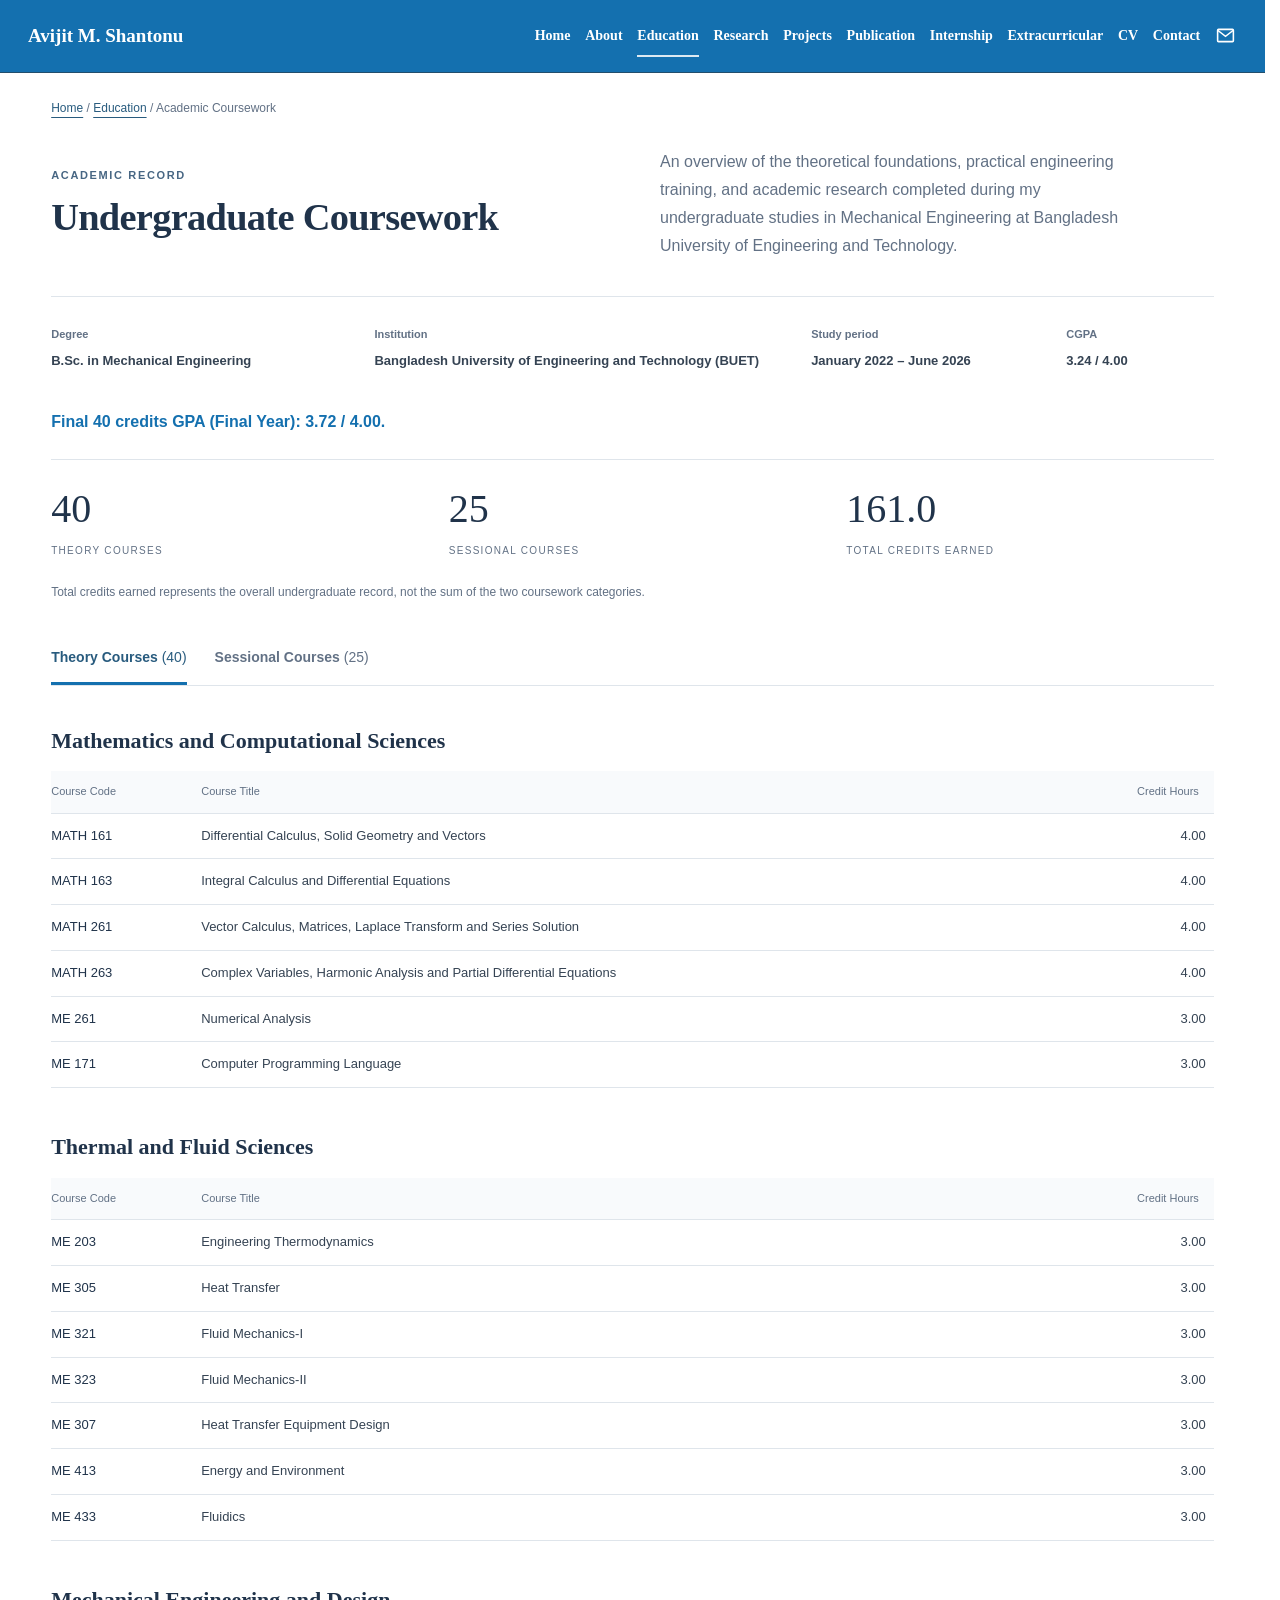
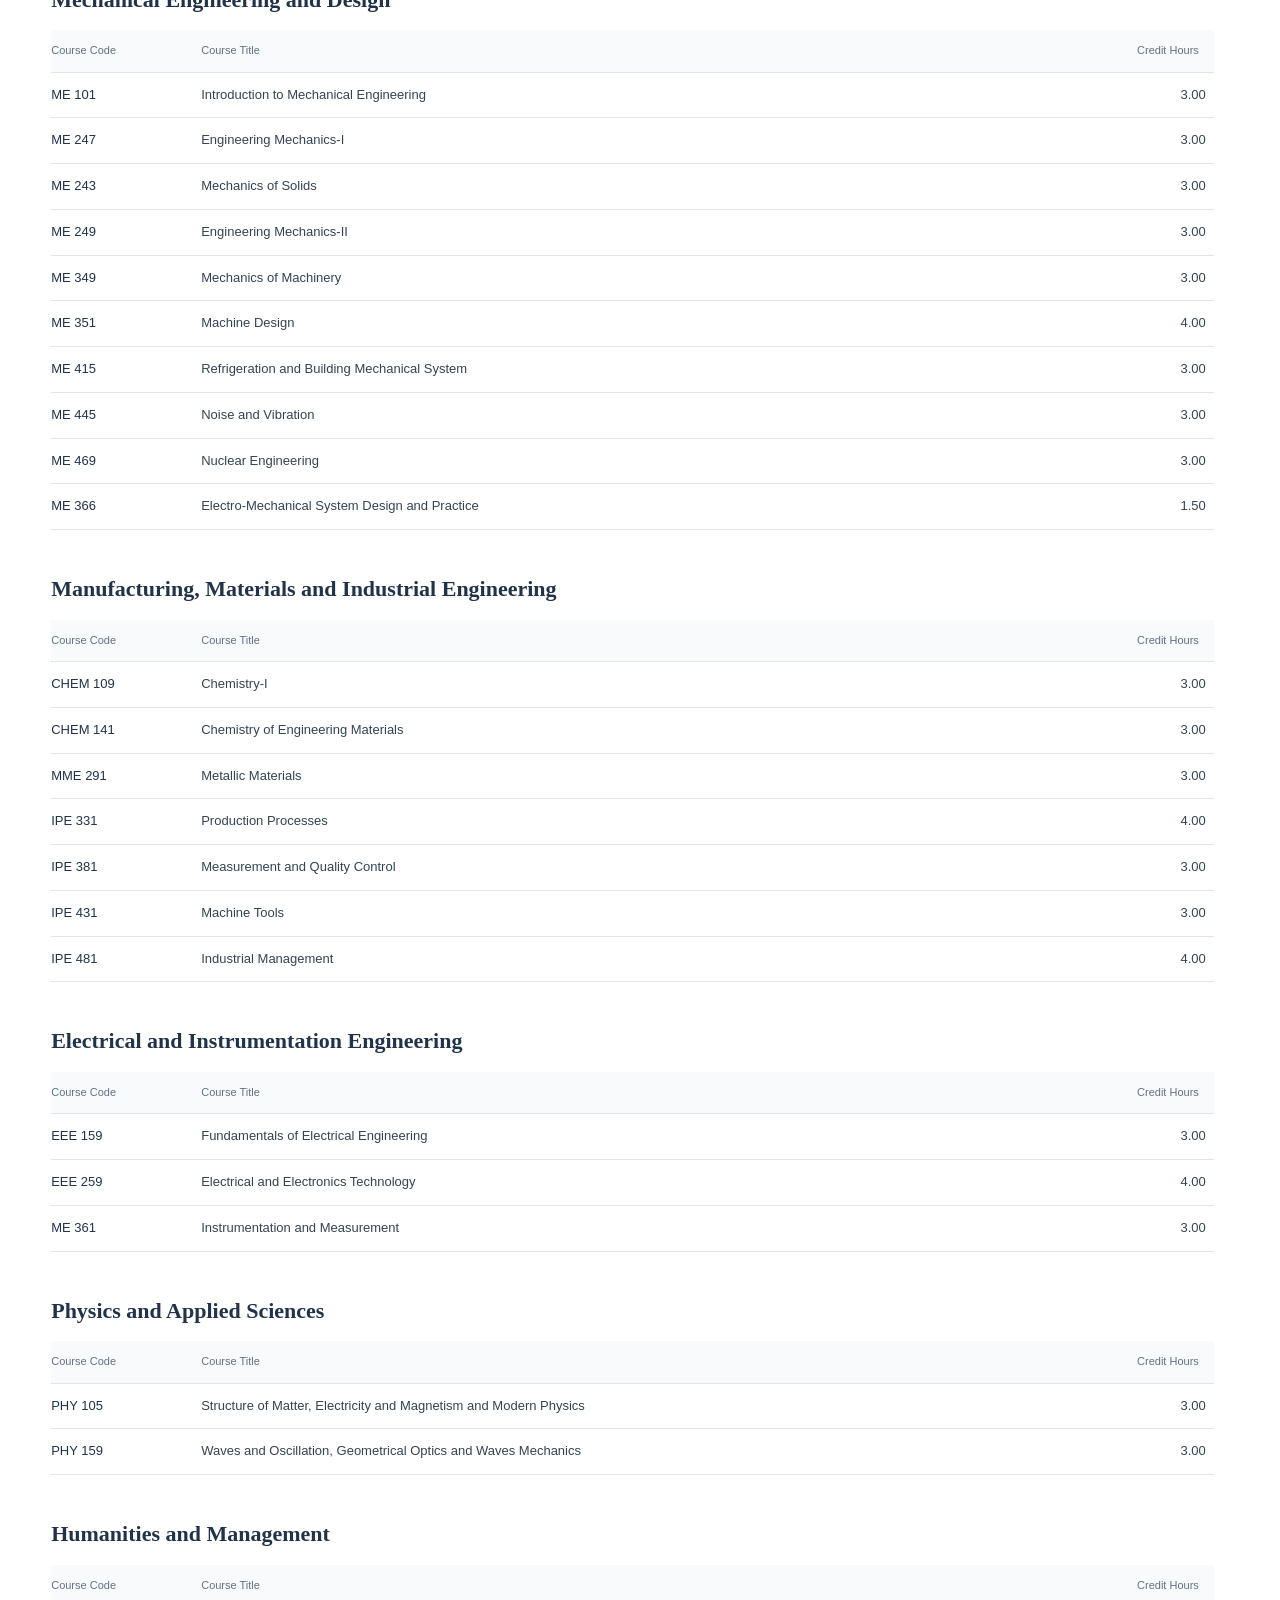
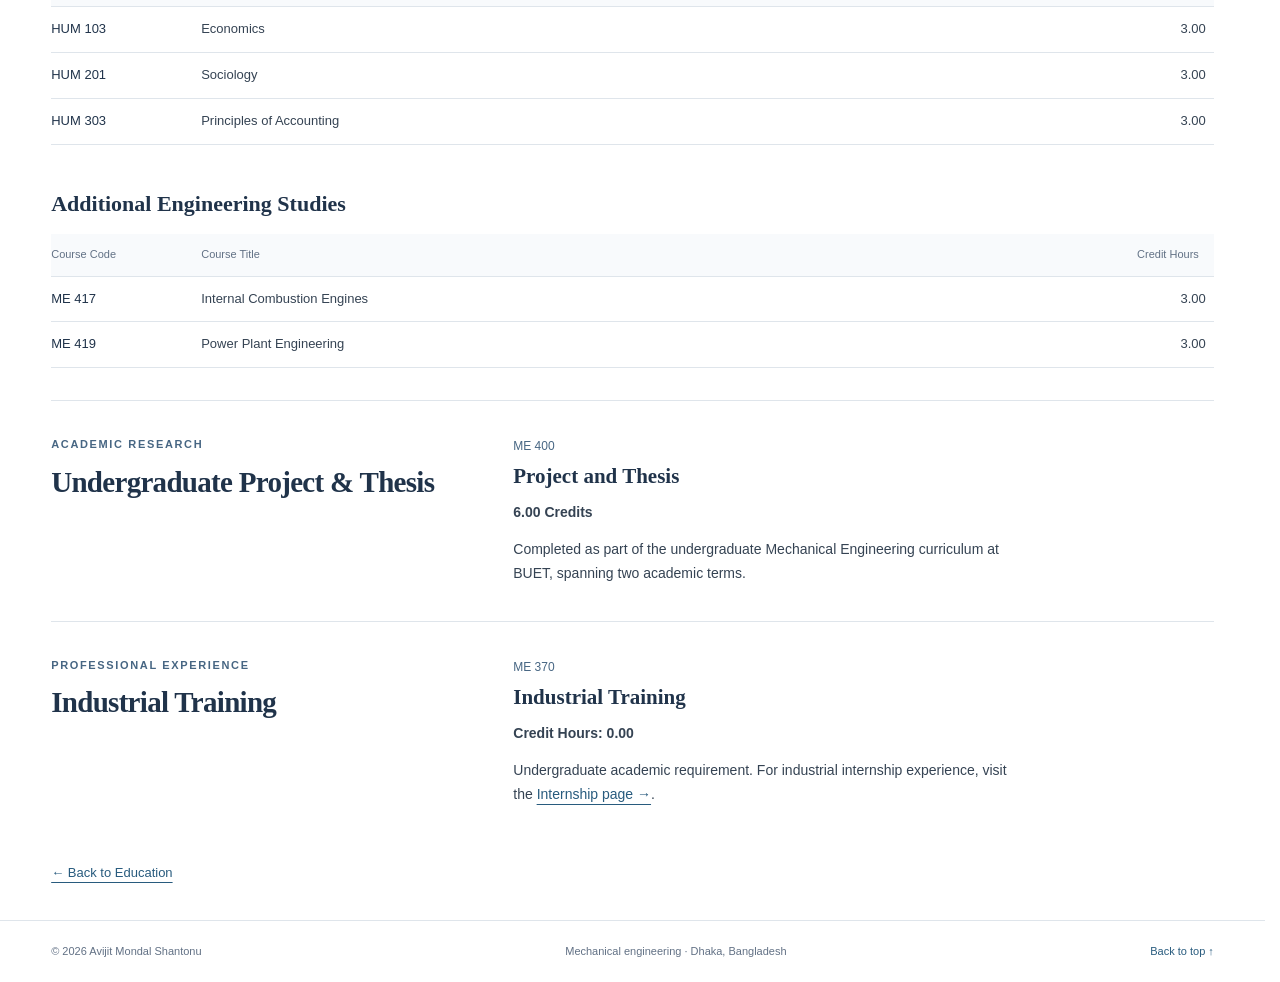
<file: coursework.html>
<!doctype html>
<html lang="en"><head><meta charset="utf-8"><meta name="viewport" content="width=device-width,initial-scale=1"><meta name="description" content="Academic portfolio of Avijit Mondal Shantonu: multiphase CFD, droplet dynamics, and thermal engineering."><title>Academic Coursework | Avijit Mondal Shantonu</title><link rel="stylesheet" href="education.css"><link rel="stylesheet" href="navigation.css"><link rel="stylesheet" href="coursework.css"></head><body><a class="skip" href="#main">Skip to content</a><header><nav class="wrap" aria-label="Main navigation"><a class="brand" href="index.html">Avijit M. Shantonu</a><button class="menu-toggle" type="button" aria-expanded="false" aria-controls="nav-links">Menu</button><div class="links" id="nav-links"><a href="index.html">Home</a><a href="about.html">About</a><a href="education.html" aria-current="page">Education</a><a href="research.html">Research</a><a href="projects.html">Projects</a><a href="publications.html">Publication</a><a href="internship.html">Internship</a><a href="extracurricular.html">Extracurricular</a><a href="cv.html">CV</a><a href="contact.html">Contact</a><a class="email-link" href="mailto:avijitmondal.me.buet@gmail.com" aria-label="Email Avijit Mondal Shantonu"><svg viewBox="0 0 24 24" width="21" height="21" fill="none" stroke="currentColor" stroke-width="1.8" aria-hidden="true"><rect x="3" y="5" width="18" height="14" rx="1"/><path d="m3 6 9 7 9-7"/></svg></a></div></nav></header><main id="main" class="wrap page-main coursework-page"><div class="breadcrumbs"><a href="index.html">Home</a> / <a href="education.html">Education</a> / Academic Coursework</div>
<section class="education-intro"><div><div class="eyebrow">Academic record</div><h1>Undergraduate Coursework</h1></div><p>An overview of the theoretical foundations, practical engineering training, and academic research completed during my undergraduate studies in Mechanical Engineering at Bangladesh University of Engineering and Technology.</p></section>
<dl class="degree-record"><div><dt>Degree</dt><dd>B.Sc. in Mechanical Engineering</dd></div><div><dt>Institution</dt><dd>Bangladesh University of Engineering and Technology (BUET)</dd></div><div><dt>Study period</dt><dd>January 2022 – June 2026</dd></div><div><dt>CGPA</dt><dd>3.24 / 4.00</dd></div></dl>
<p class="final-year-gpa"><strong>Final 40 credits GPA (Final Year): 3.72 / 4.00.</strong></p>
<div class="course-summary" aria-label="Academic summary"><div><strong>40</strong><span>Theory courses</span></div><div><strong>25</strong><span>Sessional courses</span></div><div><strong>161.0</strong><span>Total credits earned</span></div></div><p class="credit-note">Total credits earned represents the overall undergraduate record, not the sum of the two coursework categories.</p>
<div class="course-tabs" role="tablist" aria-label="Course categories"><button id="tab-theory" role="tab" aria-controls="panel-theory" aria-selected="true" tabindex="0">Theory Courses <span>(40)</span></button><button id="tab-sessional" role="tab" aria-controls="panel-sessional" aria-selected="false" tabindex="-1">Sessional Courses <span>(25)</span></button></div>
<section id="panel-theory" class="course-panel" role="tabpanel" aria-labelledby="tab-theory" tabindex="0"><table><caption>Mathematics and Computational Sciences</caption><thead><tr><th scope="col">Course Code</th><th scope="col">Course Title</th><th scope="col">Credit Hours</th></tr></thead><tbody><tr><th scope="row">MATH 161</th><td>Differential Calculus, Solid Geometry and Vectors</td><td data-label="Credit hours">4.00</td></tr><tr><th scope="row">MATH 163</th><td>Integral Calculus and Differential Equations</td><td data-label="Credit hours">4.00</td></tr><tr><th scope="row">MATH 261</th><td>Vector Calculus, Matrices, Laplace Transform and Series Solution</td><td data-label="Credit hours">4.00</td></tr><tr><th scope="row">MATH 263</th><td>Complex Variables, Harmonic Analysis and Partial Differential Equations</td><td data-label="Credit hours">4.00</td></tr><tr><th scope="row">ME 261</th><td>Numerical Analysis</td><td data-label="Credit hours">3.00</td></tr><tr><th scope="row">ME 171</th><td>Computer Programming Language</td><td data-label="Credit hours">3.00</td></tr></tbody></table><table><caption>Thermal and Fluid Sciences</caption><thead><tr><th scope="col">Course Code</th><th scope="col">Course Title</th><th scope="col">Credit Hours</th></tr></thead><tbody><tr><th scope="row">ME 203</th><td>Engineering Thermodynamics</td><td data-label="Credit hours">3.00</td></tr><tr><th scope="row">ME 305</th><td>Heat Transfer</td><td data-label="Credit hours">3.00</td></tr><tr><th scope="row">ME 321</th><td>Fluid Mechanics-I</td><td data-label="Credit hours">3.00</td></tr><tr><th scope="row">ME 323</th><td>Fluid Mechanics-II</td><td data-label="Credit hours">3.00</td></tr><tr><th scope="row">ME 307</th><td>Heat Transfer Equipment Design</td><td data-label="Credit hours">3.00</td></tr><tr><th scope="row">ME 413</th><td>Energy and Environment</td><td data-label="Credit hours">3.00</td></tr><tr><th scope="row">ME 433</th><td>Fluidics</td><td data-label="Credit hours">3.00</td></tr></tbody></table><table><caption>Mechanical Engineering and Design</caption><thead><tr><th scope="col">Course Code</th><th scope="col">Course Title</th><th scope="col">Credit Hours</th></tr></thead><tbody><tr><th scope="row">ME 101</th><td>Introduction to Mechanical Engineering</td><td data-label="Credit hours">3.00</td></tr><tr><th scope="row">ME 247</th><td>Engineering Mechanics-I</td><td data-label="Credit hours">3.00</td></tr><tr><th scope="row">ME 243</th><td>Mechanics of Solids</td><td data-label="Credit hours">3.00</td></tr><tr><th scope="row">ME 249</th><td>Engineering Mechanics-II</td><td data-label="Credit hours">3.00</td></tr><tr><th scope="row">ME 349</th><td>Mechanics of Machinery</td><td data-label="Credit hours">3.00</td></tr><tr><th scope="row">ME 351</th><td>Machine Design</td><td data-label="Credit hours">4.00</td></tr><tr><th scope="row">ME 415</th><td>Refrigeration and Building Mechanical System</td><td data-label="Credit hours">3.00</td></tr><tr><th scope="row">ME 445</th><td>Noise and Vibration</td><td data-label="Credit hours">3.00</td></tr><tr><th scope="row">ME 469</th><td>Nuclear Engineering</td><td data-label="Credit hours">3.00</td></tr><tr><th scope="row">ME 366</th><td>Electro-Mechanical System Design and Practice</td><td data-label="Credit hours">1.50</td></tr></tbody></table><table><caption>Manufacturing, Materials and Industrial Engineering</caption><thead><tr><th scope="col">Course Code</th><th scope="col">Course Title</th><th scope="col">Credit Hours</th></tr></thead><tbody><tr><th scope="row">CHEM 109</th><td>Chemistry-I</td><td data-label="Credit hours">3.00</td></tr><tr><th scope="row">CHEM 141</th><td>Chemistry of Engineering Materials</td><td data-label="Credit hours">3.00</td></tr><tr><th scope="row">MME 291</th><td>Metallic Materials</td><td data-label="Credit hours">3.00</td></tr><tr><th scope="row">IPE 331</th><td>Production Processes</td><td data-label="Credit hours">4.00</td></tr><tr><th scope="row">IPE 381</th><td>Measurement and Quality Control</td><td data-label="Credit hours">3.00</td></tr><tr><th scope="row">IPE 431</th><td>Machine Tools</td><td data-label="Credit hours">3.00</td></tr><tr><th scope="row">IPE 481</th><td>Industrial Management</td><td data-label="Credit hours">4.00</td></tr></tbody></table><table><caption>Electrical and Instrumentation Engineering</caption><thead><tr><th scope="col">Course Code</th><th scope="col">Course Title</th><th scope="col">Credit Hours</th></tr></thead><tbody><tr><th scope="row">EEE 159</th><td>Fundamentals of Electrical Engineering</td><td data-label="Credit hours">3.00</td></tr><tr><th scope="row">EEE 259</th><td>Electrical and Electronics Technology</td><td data-label="Credit hours">4.00</td></tr><tr><th scope="row">ME 361</th><td>Instrumentation and Measurement</td><td data-label="Credit hours">3.00</td></tr></tbody></table><table><caption>Physics and Applied Sciences</caption><thead><tr><th scope="col">Course Code</th><th scope="col">Course Title</th><th scope="col">Credit Hours</th></tr></thead><tbody><tr><th scope="row">PHY 105</th><td>Structure of Matter, Electricity and Magnetism and Modern Physics</td><td data-label="Credit hours">3.00</td></tr><tr><th scope="row">PHY 159</th><td>Waves and Oscillation, Geometrical Optics and Waves Mechanics</td><td data-label="Credit hours">3.00</td></tr></tbody></table><table><caption>Humanities and Management</caption><thead><tr><th scope="col">Course Code</th><th scope="col">Course Title</th><th scope="col">Credit Hours</th></tr></thead><tbody><tr><th scope="row">HUM 103</th><td>Economics</td><td data-label="Credit hours">3.00</td></tr><tr><th scope="row">HUM 201</th><td>Sociology</td><td data-label="Credit hours">3.00</td></tr><tr><th scope="row">HUM 303</th><td>Principles of Accounting</td><td data-label="Credit hours">3.00</td></tr></tbody></table><table><caption>Additional Engineering Studies</caption><thead><tr><th scope="col">Course Code</th><th scope="col">Course Title</th><th scope="col">Credit Hours</th></tr></thead><tbody><tr><th scope="row">ME 417</th><td>Internal Combustion Engines</td><td data-label="Credit hours">3.00</td></tr><tr><th scope="row">ME 419</th><td>Power Plant Engineering</td><td data-label="Credit hours">3.00</td></tr></tbody></table></section><section id="panel-sessional" class="course-panel" role="tabpanel" aria-labelledby="tab-sessional" tabindex="0"><table><caption>Engineering Drawing and Design</caption><thead><tr><th scope="col">Course Code</th><th scope="col">Course Title</th><th scope="col">Credit Hours</th></tr></thead><tbody><tr><th scope="row">ME 160</th><td>Mechanical Engineering Drawing-I</td><td data-label="Credit hours">1.50</td></tr><tr><th scope="row">ME 260</th><td>Mechanical Engineering Drawing-II</td><td data-label="Credit hours">1.50</td></tr><tr><th scope="row">ME 310</th><td>Thermo Fluid System Design</td><td data-label="Credit hours">1.50</td></tr><tr><th scope="row">ME 366</th><td>Electro-Mechanical System Design and Practice</td><td data-label="Credit hours">1.50</td></tr></tbody></table><table><caption>Thermal and Fluid Engineering Laboratories</caption><thead><tr><th scope="col">Course Code</th><th scope="col">Course Title</th><th scope="col">Credit Hours</th></tr></thead><tbody><tr><th scope="row">ME 204</th><td>Engineering Thermodynamics Sessional</td><td data-label="Credit hours">0.75</td></tr><tr><th scope="row">ME 306</th><td>Heat Transfer Sessional</td><td data-label="Credit hours">0.75</td></tr><tr><th scope="row">ME 326</th><td>Fluid Mechanics Sessional</td><td data-label="Credit hours">0.75</td></tr><tr><th scope="row">ME 418</th><td>Heat Engines Sessional</td><td data-label="Credit hours">0.75</td></tr><tr><th scope="row">ME 420</th><td>Power Plant Engineering Sessional</td><td data-label="Credit hours">0.75</td></tr><tr><th scope="row">ME 422</th><td>Fluid Machinery Sessional</td><td data-label="Credit hours">0.75</td></tr></tbody></table><table><caption>Mechanical Engineering Laboratories</caption><thead><tr><th scope="col">Course Code</th><th scope="col">Course Title</th><th scope="col">Credit Hours</th></tr></thead><tbody><tr><th scope="row">ME 244</th><td>Mechanics of Solids Sessional</td><td data-label="Credit hours">0.75</td></tr><tr><th scope="row">ME 350</th><td>Mechanics of Machinery Sessional</td><td data-label="Credit hours">1.50</td></tr><tr><th scope="row">ME 352</th><td>Machine Design Sessional</td><td data-label="Credit hours">1.50</td></tr><tr><th scope="row">ME 262</th><td>Numerical Analysis Sessional</td><td data-label="Credit hours">0.75</td></tr></tbody></table><table><caption>Manufacturing and Workshop Practice</caption><thead><tr><th scope="col">Course Code</th><th scope="col">Course Title</th><th scope="col">Credit Hours</th></tr></thead><tbody><tr><th scope="row">CHEM 114</th><td>Inorganic Quantitative Analysis Sessional</td><td data-label="Credit hours">1.50</td></tr><tr><th scope="row">SHOP 160</th><td>Foundry and Welding Shops</td><td data-label="Credit hours">0.75</td></tr><tr><th scope="row">SHOP 170</th><td>Machine Shop Practice</td><td data-label="Credit hours">0.75</td></tr><tr><th scope="row">IPE 332</th><td>Production Processes Sessional</td><td data-label="Credit hours">0.75</td></tr><tr><th scope="row">IPE 432</th><td>Machine Tools Sessional</td><td data-label="Credit hours">0.75</td></tr><tr><th scope="row">MME 292</th><td>Metallic Materials Sessional</td><td data-label="Credit hours">1.50</td></tr></tbody></table><table><caption>Electrical, Physics and Computational Laboratories</caption><thead><tr><th scope="col">Course Code</th><th scope="col">Course Title</th><th scope="col">Credit Hours</th></tr></thead><tbody><tr><th scope="row">EEE 160</th><td>Fundamentals of Electrical Engineering Sessional</td><td data-label="Credit hours">0.75</td></tr><tr><th scope="row">EEE 260</th><td>Electrical and Electronics Technology Sessional</td><td data-label="Credit hours">1.50</td></tr><tr><th scope="row">PHY 102</th><td>Physics Sessional</td><td data-label="Credit hours">1.50</td></tr><tr><th scope="row">ME 172</th><td>Computer Programming Language Sessional</td><td data-label="Credit hours">1.50</td></tr><tr><th scope="row">IPE 382</th><td>Measurement and Quality Control Sessional</td><td data-label="Credit hours">0.75</td></tr></tbody></table></section><section class="record-section"><div><div class="eyebrow">Academic research</div><h2>Undergraduate Project &amp; Thesis</h2></div><div><p class="course-code">ME 400</p><h3>Project and Thesis</h3><p class="earned">6.00 Credits</p><p>Completed as part of the undergraduate Mechanical Engineering curriculum at BUET, spanning two academic terms.</p></div></section>
<section class="record-section"><div><div class="eyebrow">Professional experience</div><h2>Industrial Training</h2></div><div><p class="course-code">ME 370</p><h3>Industrial Training</h3><p class="earned">Credit Hours: 0.00</p><p>Undergraduate academic requirement. For industrial internship experience, visit the <a href="internship.html">Internship page →</a>.</p></div></section>
<div class="course-return"><a href="education.html">← Back to Education</a></div></main><footer><div class="wrap foot"><span>© 2026 Avijit Mondal Shantonu</span><span>Mechanical engineering · Dhaka, Bangladesh</span><a href="#main">Back to top ↑</a></div></footer><script>
const menu=document.querySelector('.menu-toggle');
const links=document.getElementById('nav-links');
function closeMenu(){links.classList.remove('is-open');menu.setAttribute('aria-expanded','false');}
menu.addEventListener('click',()=>{const open=menu.getAttribute('aria-expanded')!=='true';links.classList.toggle('is-open',open);menu.setAttribute('aria-expanded',String(open));});
links.addEventListener('click',e=>{if(e.target.closest('a'))closeMenu();});
document.addEventListener('keydown',e=>{if(e.key==='Escape'&&links.classList.contains('is-open')){closeMenu();menu.focus();}});
</script><noscript><style>@media(max-width:1100px){.links{display:flex}.menu-toggle{display:none}header{position:static}}</style></noscript><script src="coursework.js"></script></body></html>
</file>
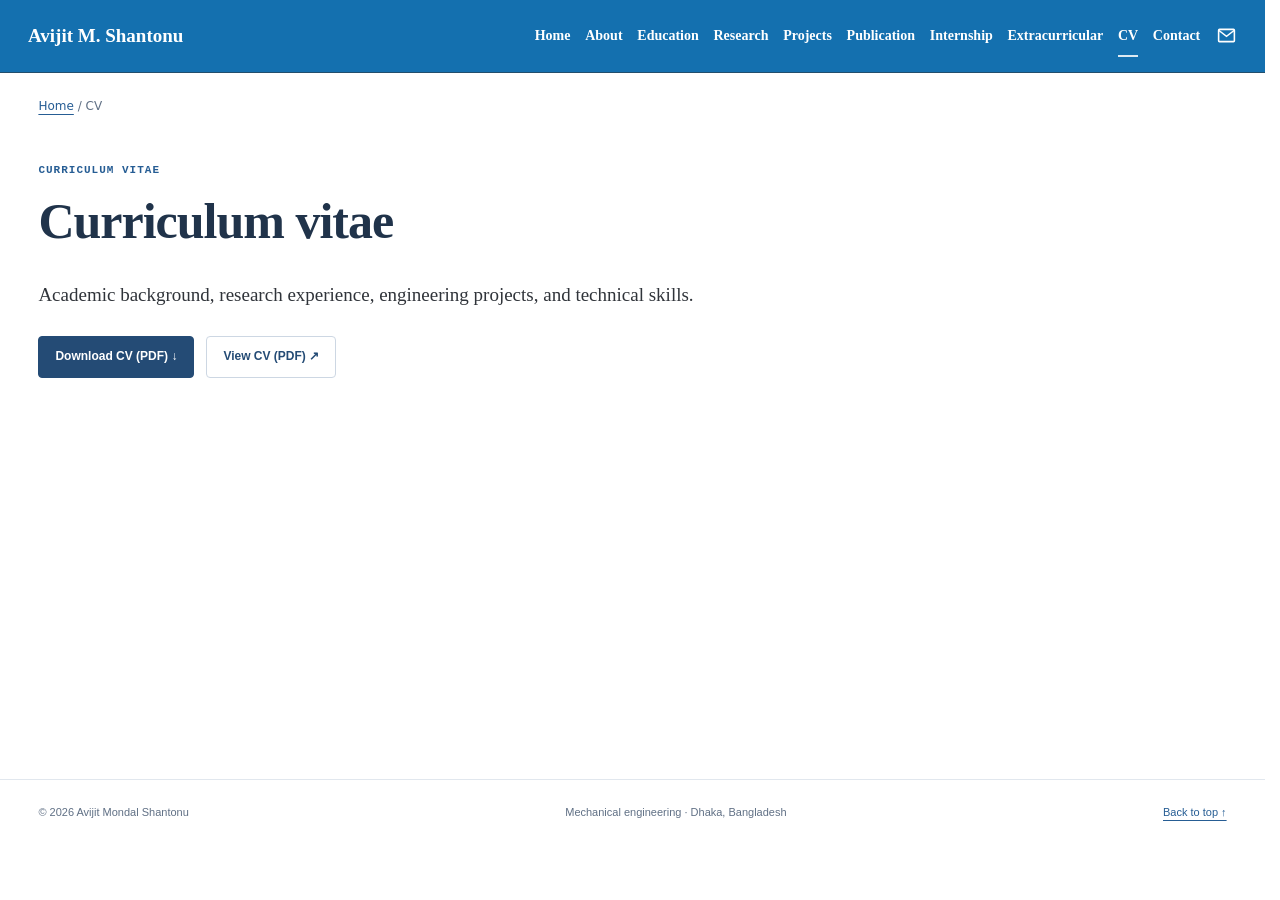
<file: cv.html>
<!doctype html>
<html lang="en"><head><meta charset="utf-8"><meta name="viewport" content="width=device-width,initial-scale=1"><meta name="description" content="Academic portfolio of Avijit Mondal Shantonu: multiphase CFD, droplet dynamics, and thermal engineering."><title>CV | Avijit Mondal Shantonu</title><style>
:root{--ink:#172b45;--muted:#607085;--paper:#fff;--line:#e1e7ee;--green:#265d94}*{box-sizing:border-box}html{scroll-behavior:smooth;scroll-padding-top:100px}body{margin:0;background:var(--paper);color:var(--ink);font:15px/1.8 -apple-system,BlinkMacSystemFont,"Segoe UI",sans-serif;-webkit-font-smoothing:antialiased}a{color:#265d94;text-underline-offset:4px}a:hover{color:#123e6b}a:focus-visible,summary:focus-visible{outline:3px solid #719bc6;outline-offset:4px}.wrap{max-width:1120px;padding:0 36px;margin:auto}header{position:sticky;top:0;z-index:10;background:#fffffffa;border-bottom:1px solid var(--line)}nav{min-height:76px;display:flex;justify-content:space-between;align-items:center;gap:20px}.brand{font-size:15px;font-weight:650;text-decoration:none;color:var(--ink)}.links{display:flex;gap:25px;font-size:12px}.links a{text-decoration:none;color:#4b5c70}.links a:hover{color:#265d94}.hero{display:grid;grid-template-columns:1.65fr 1fr;gap:65px;align-items:center;padding:75px 0 65px}.eyebrow{font-size:10px;letter-spacing:1.7px;text-transform:uppercase;font-weight:650;color:var(--green)}h1,h2,h3{color:var(--ink);line-height:1.35;margin:0;font-weight:600}h1{font-size:clamp(34px,4.5vw,49px);letter-spacing:-1.5px;margin:12px 0 13px}h2{font-size:27px;letter-spacing:-.55px;margin:9px 0 25px}h3{font-size:19px;line-height:1.5;margin:10px 0 14px}p{margin:0 0 17px}.intro{font-size:17px;line-height:1.8;color:#526379;max-width:590px}.role{font-size:15px;font-weight:500;margin-bottom:19px}.actions{display:flex;gap:12px;flex-wrap:wrap;margin-top:24px}.button{display:inline-flex;align-items:center;text-decoration:none;padding:9px 16px;border:1px solid #cdd7e3;border-radius:4px;font-size:12px;font-weight:600;color:#244b75}.primary{background:#244b75;color:white;border-color:#244b75}.primary:hover{background:#173958;color:white}.meta{font-size:12px;color:var(--muted);margin-top:25px}.profile{border:1px solid var(--line);border-radius:6px;padding:28px;background:#f8fafc;border-top:3px solid #315f8f}.profile-label{font-size:10px;text-transform:uppercase;letter-spacing:1.4px;color:var(--muted)}.profile h2{font-size:19px;margin:8px 0 22px}.profile dl{margin:0}.profile dt{font-size:11px;color:var(--muted);margin-top:15px}.profile dd{margin:3px 0 0;font-size:13px}.profile a{font-size:12px}.section{border-top:1px solid var(--line);padding:50px 0}.split{display:grid;grid-template-columns:230px 1fr;gap:55px}.lead{font-size:17px;line-height:1.85}.tags{display:flex;flex-wrap:wrap;gap:8px;margin:20px 0 0}.tag{background:#f3f6fa;color:#3c5876;font-size:11px;padding:4px 10px;border-radius:3px}.research{display:grid;grid-template-columns:1.4fr 1fr;gap:24px}.feature,.secondary{border:1px solid var(--line);padding:27px;border-radius:5px;background:#fff}.feature{border-top:3px solid #315f8f}.secondary{background:#f8fafc}.small{font-size:12px;color:var(--muted)}ul{padding-left:19px}li{margin-bottom:10px}.pub{display:grid;grid-template-columns:30px 1fr 140px;gap:17px;padding:25px 0;border-top:1px solid var(--line)}.pub h3{font-size:17px;margin:0 0 10px}.num{font-size:12px;color:#8292a4;padding-top:4px}.status{font-size:10px;line-height:1.7;align-self:start;background:#f0f5fa;color:#365f89;padding:7px 10px;border-radius:3px}.pub p{font-size:12px;color:var(--muted);margin:0 0 3px}.projects{display:grid;grid-template-columns:repeat(3,1fr);gap:22px}.project{border:1px solid var(--line);border-radius:5px;padding:23px;display:flex;flex-direction:column}.project>.small{font-size:9px;letter-spacing:.6px}.project h3{font-size:18px;min-height:81px}.project p{font-size:13px}.metric{font-size:24px;font-weight:600;margin:12px 0 0}.metric-label{font-size:10px;color:var(--muted);margin-bottom:16px}details{border-top:1px solid var(--line);padding-top:12px;margin-top:auto;font-size:12px}summary{cursor:pointer;color:#265d94;font-weight:500}details p{padding-top:12px}.timeline>div{border-bottom:1px solid var(--line);padding:0 0 22px;margin-bottom:22px}.timeline>div:last-child{border:0;margin:0;padding-bottom:0}.timeline h3{font-size:18px;margin:6px 0 10px}.skills{display:grid;grid-template-columns:1fr 1fr;gap:15px 35px}.skills h3{font-size:16px;margin:0 0 8px}.skills p{font-size:13px;color:var(--muted)}.contact{border:1px solid var(--line);background:#f8fafc;padding:35px;border-radius:5px;margin:15px 0 55px}.contact h2{margin-bottom:15px}.contact a{overflow-wrap:anywhere}.contact p{font-size:14px}footer{border-top:1px solid var(--line);padding:23px 0;color:var(--muted);font-size:11px}.foot{display:flex;justify-content:space-between;gap:20px}.skip{position:absolute;left:-9999px}.skip:focus{left:20px;top:20px;background:white;padding:10px;z-index:30}@media(max-width:850px){.wrap{padding:0 24px}.hero{gap:28px;grid-template-columns:1.4fr 1fr}.split{grid-template-columns:180px 1fr;gap:30px}.projects{grid-template-columns:1fr}.project h3{min-height:0}.links{gap:14px}.brand{max-width:130px;line-height:1.4}.research{grid-template-columns:1fr}}@media(max-width:600px){.wrap{padding:0 21px}nav{padding-top:16px!important;padding-bottom:13px!important;align-items:flex-start;flex-direction:column;gap:12px}.brand{max-width:none}.links{gap:20px;max-width:100%;overflow-x:auto;padding-bottom:5px;white-space:nowrap;width:100%;font-size:11px}.hero{grid-template-columns:1fr;padding:38px 0;gap:25px}h1{font-size:36px;letter-spacing:-1px}.profile{padding:22px}.split{grid-template-columns:1fr;gap:10px}.section{padding:34px 0}h2{font-size:25px;margin-bottom:20px}.pub{grid-template-columns:22px 1fr;gap:12px}.status{grid-column:2;width:fit-content}.skills{grid-template-columns:1fr}.contact{padding:25px}.foot{flex-direction:column;gap:5px}.intro{font-size:16px}}@media(prefers-reduced-motion:reduce){html{scroll-behavior:auto}}@media print{header,.actions,footer{display:none}.hero{padding:15px 0}.section{padding:20px 0}.wrap{max-width:none}.profile,.feature,.secondary,.project{break-inside:avoid}}
.portrait{display:block;width:168px;height:auto;aspect-ratio:698/856;object-fit:contain;margin:0 auto 24px;border-radius:5px;border:1px solid #e1e7ee}@media(max-width:600px){.portrait{width:150px}}

/* Serif typography inspired by the supplied academic template. */
body{font-family:Georgia,"Times New Roman",serif;font-size:16px;line-height:1.8;color:#30343a}
h1,h2,h3{font-family:Georgia,"Times New Roman",serif;color:#20334a}
h1{font-size:clamp(36px,4.5vw,50px);font-weight:700;letter-spacing:-1px;line-height:1.2}
h2{font-size:29px;font-weight:700;letter-spacing:-.4px}
h3{font-size:21px;font-weight:700;line-height:1.45}
.intro{font-size:19px;line-height:1.75}.lead{font-size:19px}.role{font-size:16px;font-weight:400}
.eyebrow,.profile-label{font-family:"Courier New",monospace;font-size:11px;letter-spacing:1px;font-weight:700}
.links,.button,.tag,.status,footer,.meta,.profile dt,.profile dd,.small,.metric-label{font-family:-apple-system,BlinkMacSystemFont,"Segoe UI",sans-serif}
.brand{font-family:Georgia,"Times New Roman",serif;font-size:18px;font-weight:700}
.pub h3{font-size:19px;font-weight:600}.pub p{font-family:Georgia,"Times New Roman",serif;font-size:14px;line-height:1.7}
.project h3{font-size:21px;min-height:92px}.project p{font-size:15px}.timeline h3{font-size:21px}.skills h3{font-size:19px}.skills p{font-size:15px}.contact p{font-size:16px}.profile h2{font-size:22px}.num{font-family:"Courier New",monospace}.metric{font-family:Georgia,"Times New Roman",serif;font-weight:400}
@media(max-width:850px){.project h3{min-height:0}}
@media(max-width:600px){h1{font-size:37px;letter-spacing:-.7px}h2{font-size:27px}.intro,.lead{font-size:18px}.pub h3{font-size:18px}.brand{font-size:17px}}

/* Section navigation inspired by the supplied blue-bar reference. */
header{background:#176da4;border-bottom:1px solid #125d8e}
nav{min-height:72px;gap:24px}
.brand,.brand:hover{color:#fff;font-size:18px;white-space:nowrap}
.links{gap:23px;align-items:center;overflow:visible}
.links a{font-family:Georgia,"Times New Roman",serif;font-size:17px;font-weight:700;color:#fff;text-decoration:none;line-height:1.5;padding:7px 0;border-bottom:2px solid transparent}
.links a:hover{color:#fff;border-bottom-color:#fff}
.links a:focus-visible,.brand:focus-visible{outline:2px solid white;outline-offset:5px}
.email-link{display:inline-flex;align-items:center;justify-content:center;min-width:30px}
@media(max-width:950px){nav{flex-direction:column;align-items:flex-start;gap:7px;padding-top:14px!important;padding-bottom:12px!important}.brand{max-width:none}.links{flex-wrap:wrap;gap:4px 22px;width:100%;white-space:normal;padding:0}.links a{font-size:16px}}
@media(max-width:600px){html{scroll-padding-top:160px}.links{gap:2px 19px}.links a{font-size:15px;padding:5px 0}.brand{font-size:18px}}

@media(min-width:951px){nav{gap:18px}.links{gap:18px}.links a{font-size:16px}.brand{font-size:17px}}

@media(min-width:951px){.links{gap:15px}.links a{font-size:15px}nav{gap:16px}}

header nav{display:block;padding-top:17px!important;padding-bottom:12px!important}.brand{display:inline-block;margin-bottom:9px}.links{display:flex;flex-wrap:wrap;gap:2px 23px;width:100%;overflow:visible;white-space:normal}.links a{font-size:16px;padding:5px 0}.links a[aria-current="page"]{border-bottom-color:#fff}.page-main{min-height:calc(100vh - 220px)}.page-main>.section{border-top:0;padding-top:48px}.page-main>.contact{margin-top:48px}.page-main h1{margin:10px 0 26px}.page-main .split h1{font-size:32px}.breadcrumbs{display:block;font:12px system-ui,sans-serif;margin-top:26px;color:#607085}.page-main>.hero{padding-top:50px}.home-next{border-top:1px solid var(--line);padding:25px 0 50px}.home-next p{font-size:18px}.home-next .actions{margin-top:12px}@media(max-width:600px){.links{gap:2px 18px}.links a{font-size:15px}.page-main>.section{padding-top:30px}.page-main h1{font-size:32px}.page-main>.contact{margin-top:30px}html{scroll-padding-top:200px}}

/* Full-width layout and single-row navigation. */
.wrap{max-width:none;width:100%;padding-left:clamp(24px,3vw,64px);padding-right:clamp(24px,3vw,64px)}
header nav.wrap{display:flex;flex-direction:row;align-items:center;justify-content:space-between;gap:28px;min-height:76px;padding-top:12px!important;padding-bottom:12px!important}
header .brand{margin:0;flex:0 0 auto;max-width:none;font-size:20px;white-space:nowrap}
header .links{margin-left:auto;width:auto;min-width:0;display:flex;align-items:center;justify-content:flex-end;flex-wrap:nowrap;gap:clamp(12px,1.35vw,26px);white-space:nowrap}
header .links a{font-size:16px;flex:0 0 auto}
.page-main>.hero{grid-template-columns:minmax(0,1.7fr) minmax(320px,1fr);gap:clamp(40px,6vw,120px);min-height:calc(100vh - 76px);padding-top:42px;padding-bottom:42px}
.hero .intro{max-width:760px}.hero h1{font-size:clamp(40px,3.7vw,68px)}.profile{width:100%;max-width:540px;justify-self:end}.portrait{width:180px}
.page-main .split{grid-template-columns:minmax(210px,22%) minmax(0,1fr)}
@media(max-width:1300px){header nav.wrap{gap:20px;padding-left:24px;padding-right:24px}header .brand{font-size:18px}header .links{gap:12px}header .links a{font-size:14px}}
@media(max-width:1100px){header .links{justify-content:flex-start;overflow-x:auto;scrollbar-width:thin;padding-bottom:4px}header nav.wrap{gap:22px}.page-main>.hero{gap:32px;grid-template-columns:minmax(0,1.4fr) minmax(280px,1fr)}}
@media(max-width:700px){header nav.wrap{padding-left:18px;padding-right:18px;min-height:65px;gap:20px}header .brand{font-size:16px}header .links a{font-size:14px}.wrap{padding-left:22px;padding-right:22px}.page-main>.hero{grid-template-columns:1fr;min-height:auto;padding-top:36px;padding-bottom:36px}.profile{max-width:none;justify-self:stretch}.hero h1{font-size:38px}.page-main .split{grid-template-columns:1fr}html{scroll-padding-top:85px}}

/* Shared homepage navigation */
header{position:sticky;top:0;z-index:20;background:#285b7e;border-bottom:1px solid #224e6c}
header nav.wrap{display:flex;flex-direction:row;align-items:center;justify-content:space-between;gap:26px;min-height:72px;padding:0 28px!important;max-width:none;width:100%}
header .brand{margin:0;font-family:Georgia,"Times New Roman",serif;font-size:19px;font-weight:700;white-space:nowrap;color:#fff;text-decoration:none;max-width:none;flex:0 0 auto}header .brand:hover{color:#fff}
header .links{display:flex;align-items:center;justify-content:flex-end;gap:clamp(12px,1.15vw,22px);min-width:0;width:auto;margin-left:auto;flex-wrap:nowrap;overflow:visible;padding:0}
header .links a{font-family:Georgia,"Times New Roman",serif;font-size:14px;font-weight:700;line-height:1.5;white-space:nowrap;color:#fff;text-decoration:none;padding:9px 0;border-bottom:2px solid transparent}
header .links a:hover,header .links a[aria-current]{border-bottom-color:#dce9f2}header .email-link{display:inline-flex;align-items:center;min-width:22px}
header .menu-toggle{display:none;font:600 13px -apple-system,BlinkMacSystemFont,"Segoe UI",sans-serif;background:transparent;color:#fff;border:1px solid #a8c2d5;border-radius:3px;padding:9px 13px;cursor:pointer}
header a:focus-visible,header button:focus-visible{outline:3px solid #92b8d4;outline-offset:5px}html{scroll-padding-top:100px}
@media(min-width:1600px){header nav.wrap{padding-inline:48px!important}header .links a{font-size:15px}}
@media(max-width:1250px){header nav.wrap{gap:18px;padding-inline:24px!important}header .brand{font-size:17px}header .links{gap:11px}header .links a{font-size:13px}}
@media(max-width:1100px){header nav.wrap{flex-wrap:wrap;min-height:66px;padding-block:14px!important}header .menu-toggle{display:block}header .links{display:none;width:100%;flex-wrap:wrap;justify-content:flex-start;gap:4px 24px;padding:8px 0 0}header .links.is-open{display:flex}header .links a{font-size:15px;padding:10px 0}}
@media(max-width:380px){header nav.wrap{padding-inline:20px!important}}
</style><link rel="stylesheet" href="navigation.css"></head><body><a class="skip" href="#main">Skip to content</a><header><nav class="wrap" aria-label="Main navigation"><a class="brand" href="index.html">Avijit M. Shantonu</a><button class="menu-toggle" type="button" aria-expanded="false" aria-controls="nav-links">Menu</button><div class="links" id="nav-links"><a href="index.html">Home</a><a href="about.html">About</a><a href="education.html">Education</a><a href="research.html">Research</a><a href="projects.html">Projects</a><a href="publications.html">Publication</a><a href="internship.html">Internship</a><a href="extracurricular.html">Extracurricular</a><a href="cv.html" aria-current="page">CV</a><a href="contact.html">Contact</a><a class="email-link" href="mailto:avijitmondal.me.buet@gmail.com" aria-label="Email Avijit Mondal Shantonu"><svg viewBox="0 0 24 24" width="21" height="21" fill="none" stroke="currentColor" stroke-width="1.8" aria-hidden="true"><rect x="3" y="5" width="18" height="14" rx="1"/><path d="m3 6 9 7 9-7"/></svg></a></div></nav></header><main id="main" class="wrap page-main"><div class="breadcrumbs"><a href="index.html">Home</a> / CV</div><section class="section"><div class="eyebrow">Curriculum vitae</div><h1>Curriculum vitae</h1><p class="lead">Academic background, research experience, engineering projects, and technical skills.</p><div class="actions"><a class="button primary" href="Avijit_Mondal_Shantonu_CV.pdf" download>Download CV (PDF) ↓</a><a class="button" href="Avijit_Mondal_Shantonu_CV.pdf" target="_blank" rel="noopener">View CV (PDF) ↗</a></div></section></main><footer><div class="wrap foot"><span>© 2026 Avijit Mondal Shantonu</span><span>Mechanical engineering · Dhaka, Bangladesh</span><a href="#main">Back to top ↑</a></div></footer><script>
const menu=document.querySelector('.menu-toggle');
const links=document.getElementById('nav-links');
function closeMenu(){links.classList.remove('is-open');menu.setAttribute('aria-expanded','false');}
menu.addEventListener('click',()=>{const open=menu.getAttribute('aria-expanded')!=='true';links.classList.toggle('is-open',open);menu.setAttribute('aria-expanded',String(open));});
links.addEventListener('click',e=>{if(e.target.closest('a'))closeMenu();});
document.addEventListener('keydown',e=>{if(e.key==='Escape'&&links.classList.contains('is-open')){closeMenu();menu.focus();}});
</script><noscript><style>@media(max-width:1100px){.links{display:flex}.menu-toggle{display:none}header{position:static}}</style></noscript></body></html>
</file>
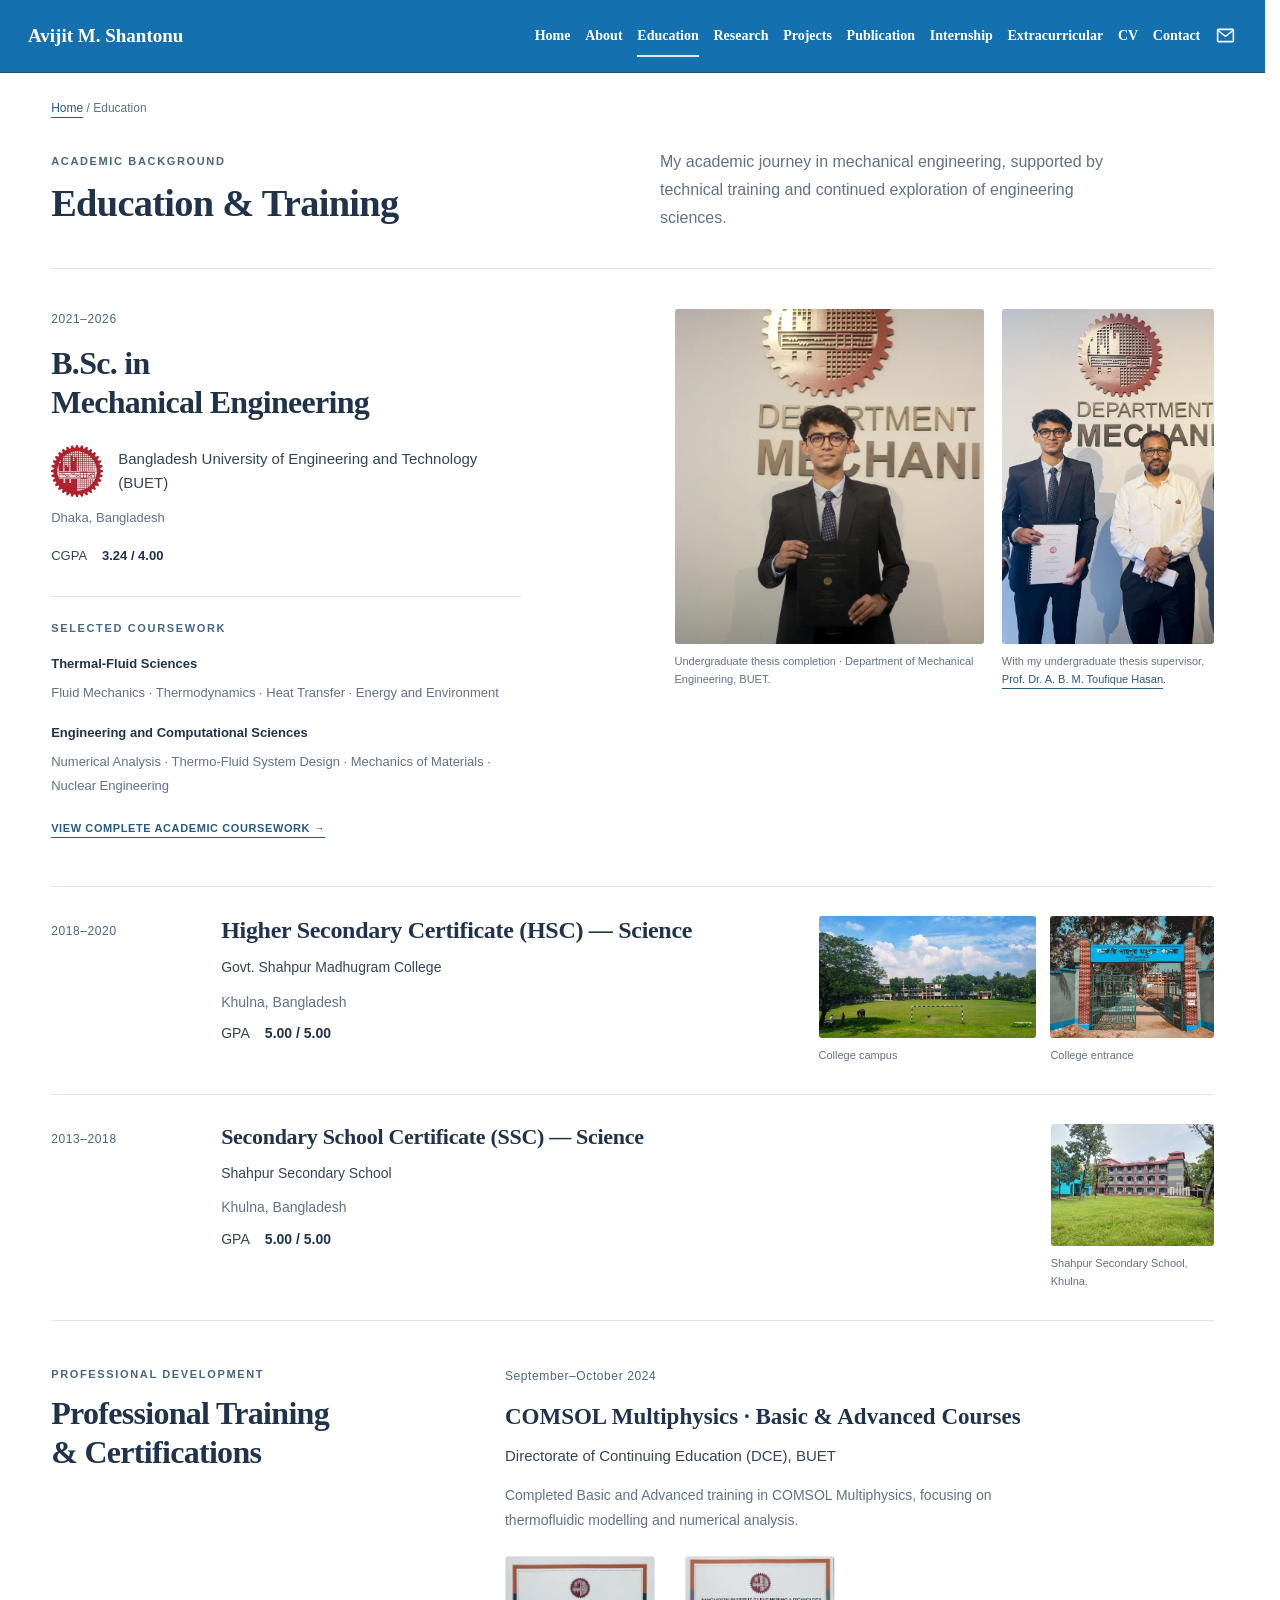
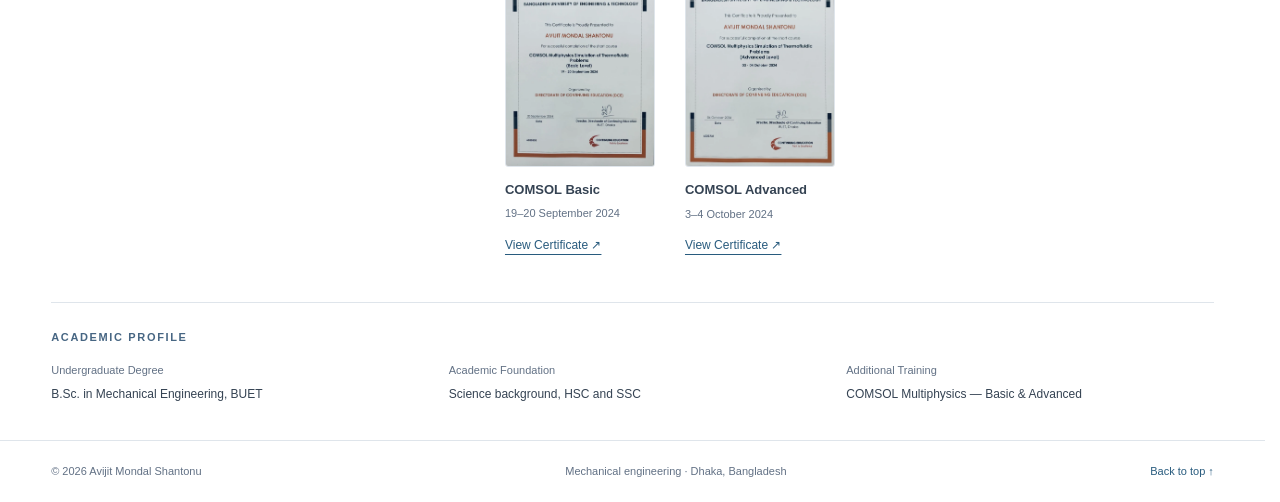
<file: education.html>
<!doctype html>
<html lang="en"><head><meta charset="utf-8"><meta name="viewport" content="width=device-width,initial-scale=1"><meta name="description" content="Academic portfolio of Avijit Mondal Shantonu: multiphase CFD, droplet dynamics, and thermal engineering."><title>Education | Avijit Mondal Shantonu</title><link rel="stylesheet" href="education.css"><link rel="stylesheet" href="navigation.css"></head><body><a class="skip" href="#main">Skip to content</a><header><nav class="wrap" aria-label="Main navigation"><a class="brand" href="index.html">Avijit M. Shantonu</a><button class="menu-toggle" type="button" aria-expanded="false" aria-controls="nav-links">Menu</button><div class="links" id="nav-links"><a href="index.html">Home</a><a href="about.html">About</a><a href="education.html" aria-current="page">Education</a><a href="research.html">Research</a><a href="projects.html">Projects</a><a href="publications.html">Publication</a><a href="internship.html">Internship</a><a href="extracurricular.html">Extracurricular</a><a href="cv.html">CV</a><a href="contact.html">Contact</a><a class="email-link" href="mailto:avijitmondal.me.buet@gmail.com" aria-label="Email Avijit Mondal Shantonu"><svg viewBox="0 0 24 24" width="21" height="21" fill="none" stroke="currentColor" stroke-width="1.8" aria-hidden="true"><rect x="3" y="5" width="18" height="14" rx="1"/><path d="m3 6 9 7 9-7"/></svg></a></div></nav></header><main id="main" class="wrap page-main">
<div class="breadcrumbs"><a href="index.html">Home</a><span aria-hidden="true"> / </span>Education</div>
<section class="education-intro"><div><div class="eyebrow">Academic background</div><h1>Education &amp; Training</h1></div><p>My academic journey in mechanical engineering, supported by technical training and continued exploration of engineering sciences.</p></section>
<section class="undergraduate" aria-labelledby="degree-title"><div class="academic-copy"><p class="period">2021–2026</p><h2 id="degree-title">B.Sc. in <br>Mechanical Engineering</h2><div class="institution"><img src="assets/education/buet-emblem.webp" alt="BUET Mechanical Engineering emblem" width="52" height="52"><p>Bangladesh University of Engineering and Technology (BUET)</p></div><p class="location">Dhaka, Bangladesh</p><p class="result">CGPA <strong>3.24 / 4.00</strong></p><div class="coursework"><div class="eyebrow">Selected coursework</div><h3>Thermal-Fluid Sciences</h3><p>Fluid Mechanics · Thermodynamics · Heat Transfer · Energy and Environment</p><h3>Engineering and Computational Sciences</h3><p>Numerical Analysis · Thermo-Fluid System Design · Mechanics of Materials · Nuclear Engineering</p><p style="margin-top:18px"><a href="coursework.html" style="font-size:11px;font-weight:600;letter-spacing:.6px">VIEW COMPLETE ACADEMIC COURSEWORK →</a></p></div></div><div class="academic-photos"><figure class="primary-photo"><a class="photo-link" href="assets/education/thesis-completion-original.jpg" data-photo aria-label="Enlarge: Avijit holding his undergraduate thesis in front of the Mechanical Engineering department emblem"><img src="assets/education/thesis-completion-preview.webp" alt="Avijit holding his undergraduate thesis in front of the Mechanical Engineering department emblem" width="800" height="867" fetchpriority="high"></a><figcaption>Undergraduate thesis completion · Department of Mechanical Engineering, BUET.</figcaption></figure><figure class="secondary-photo"><a class="photo-link" href="assets/education/thesis-supervisor-original.jpg" data-photo aria-label="Enlarge: Avijit with his undergraduate thesis supervisor at BUET"><img src="assets/education/thesis-supervisor-preview.webp" alt="Avijit with his undergraduate thesis supervisor at BUET" width="569" height="900" loading="lazy"></a><figcaption>With my undergraduate thesis supervisor, <a href="https://toufiquehasan.buet.ac.bd/" target="_blank" rel="noopener">Prof. Dr. A. B. M. Toufique Hasan</a>.</figcaption></figure></div></section><section class="school-entry college-entry" aria-labelledby="hsc-title"><p class="period">2018–2020</p><div><h2 id="hsc-title">Higher Secondary Certificate (HSC) — Science</h2><p>Govt. Shahpur Madhugram College</p><p class="location">Khulna, Bangladesh</p><p class="result">GPA <strong>5.00 / 5.00</strong></p></div><div class="college-photos"><figure><a class="photo-link" data-photo href="assets/education/college-campus.webp" aria-label="Enlarge: Campus buildings and playing field at Govt. Shahpur Madhugram College"><img src="assets/education/college-campus-preview.webp" alt="Campus buildings and playing field at Govt. Shahpur Madhugram College" width="640" height="360" loading="lazy"></a><figcaption>College campus</figcaption></figure><figure><a class="photo-link" data-photo href="assets/education/college-entrance.webp" aria-label="Enlarge: Entrance gate of Govt. Shahpur Madhugram College"><img src="assets/education/college-entrance-preview.webp" alt="Entrance gate of Govt. Shahpur Madhugram College" width="516" height="387" loading="lazy"></a><figcaption>College entrance</figcaption></figure></div></section>
<section class="school-entry secondary-school" aria-labelledby="ssc-title"><p class="period">2013–2018</p><div><h2 id="ssc-title">Secondary School Certificate (SSC) — Science</h2><p>Shahpur Secondary School</p><p class="location">Khulna, Bangladesh</p><p class="result">GPA <strong>5.00 / 5.00</strong></p></div><figure class="school-photo"><a class="photo-link" data-photo href="assets/education/school-original.jpg" aria-label="Enlarge: Shahpur Secondary School campus"><img src="assets/education/school-photo.webp" alt="Shahpur Secondary School building and green campus grounds" width="599" height="450" loading="lazy"></a><figcaption>Shahpur Secondary School, Khulna.</figcaption></figure></section>
<section class="training" aria-labelledby="training-title"><div class="training-heading"><div class="eyebrow">Professional development</div><h2 id="training-title">Professional Training <br>&amp; Certifications</h2></div><div><p class="period">September–October 2024</p><h3 class="training-name">COMSOL Multiphysics · Basic &amp; Advanced Courses</h3><p>Directorate of Continuing Education (DCE), BUET</p><p class="training-description">Completed Basic and Advanced training in COMSOL Multiphysics, focusing on thermofluidic modelling and numerical analysis.</p><div class="certificates"><article class="certificate" data-certificate="comsol-basic"><a class="certificate-image" href="assets/education/comsol-basic-original.jpg" target="_blank" rel="noopener" aria-label="View COMSOL Basic certificate in a new tab"><img src="assets/education/comsol-basic-preview.webp" alt="BUET certificate awarded to Avijit Mondal Shantonu for COMSOL Multiphysics Simulation of Thermofluidic Problems, Basic Level, 19–20 September 2024" width="639" height="900" loading="lazy"></a><h4>COMSOL Basic</h4><p class="certificate-date">19–20 September 2024</p><a class="certificate-link" href="assets/education/comsol-basic-original.jpg" target="_blank" rel="noopener">View Certificate ↗</a></article><article class="certificate" data-certificate="comsol-advanced"><a class="certificate-image" href="assets/education/comsol-advanced-original.jpg" target="_blank" rel="noopener" aria-label="View COMSOL Advanced certificate in a new tab"><img src="assets/education/comsol-advanced-preview.webp" alt="BUET certificate awarded to Avijit Mondal Shantonu for COMSOL Multiphysics Simulation of Thermofluidic Problems, Advanced Level, 3–4 October 2024" width="638" height="900" loading="lazy"></a><h4>COMSOL Advanced</h4><p class="certificate-date">3–4 October 2024</p><a class="certificate-link" href="assets/education/comsol-advanced-original.jpg" target="_blank" rel="noopener">View Certificate ↗</a></article></div></div></section><section class="academic-summary" aria-label="Academic profile"><div class="eyebrow">Academic profile</div><dl><div><dt>Undergraduate Degree</dt><dd>B.Sc. in Mechanical Engineering, BUET</dd></div><div><dt>Academic Foundation</dt><dd>Science background, HSC and SSC</dd></div><div><dt>Additional Training</dt><dd>COMSOL Multiphysics — Basic &amp; Advanced</dd></div></dl></section></main>
<dialog class="photo-viewer" aria-label="Academic photograph viewer"><button type="button" class="close-viewer" autofocus>Close ×</button><img alt=""><p></p></dialog><footer><div class="wrap foot"><span>© 2026 Avijit Mondal Shantonu</span><span>Mechanical engineering · Dhaka, Bangladesh</span><a href="#main">Back to top ↑</a></div></footer><script>
const menu=document.querySelector('.menu-toggle');
const links=document.getElementById('nav-links');
function closeMenu(){links.classList.remove('is-open');menu.setAttribute('aria-expanded','false');}
menu.addEventListener('click',()=>{const open=menu.getAttribute('aria-expanded')!=='true';links.classList.toggle('is-open',open);menu.setAttribute('aria-expanded',String(open));});
links.addEventListener('click',e=>{if(e.target.closest('a'))closeMenu();});
document.addEventListener('keydown',e=>{if(e.key==='Escape'&&links.classList.contains('is-open')){closeMenu();menu.focus();}});
</script><noscript><style>@media(max-width:1100px){.links{display:flex}.menu-toggle{display:none}header{position:static}}</style></noscript><script src="education.js"></script></body></html>
</file>
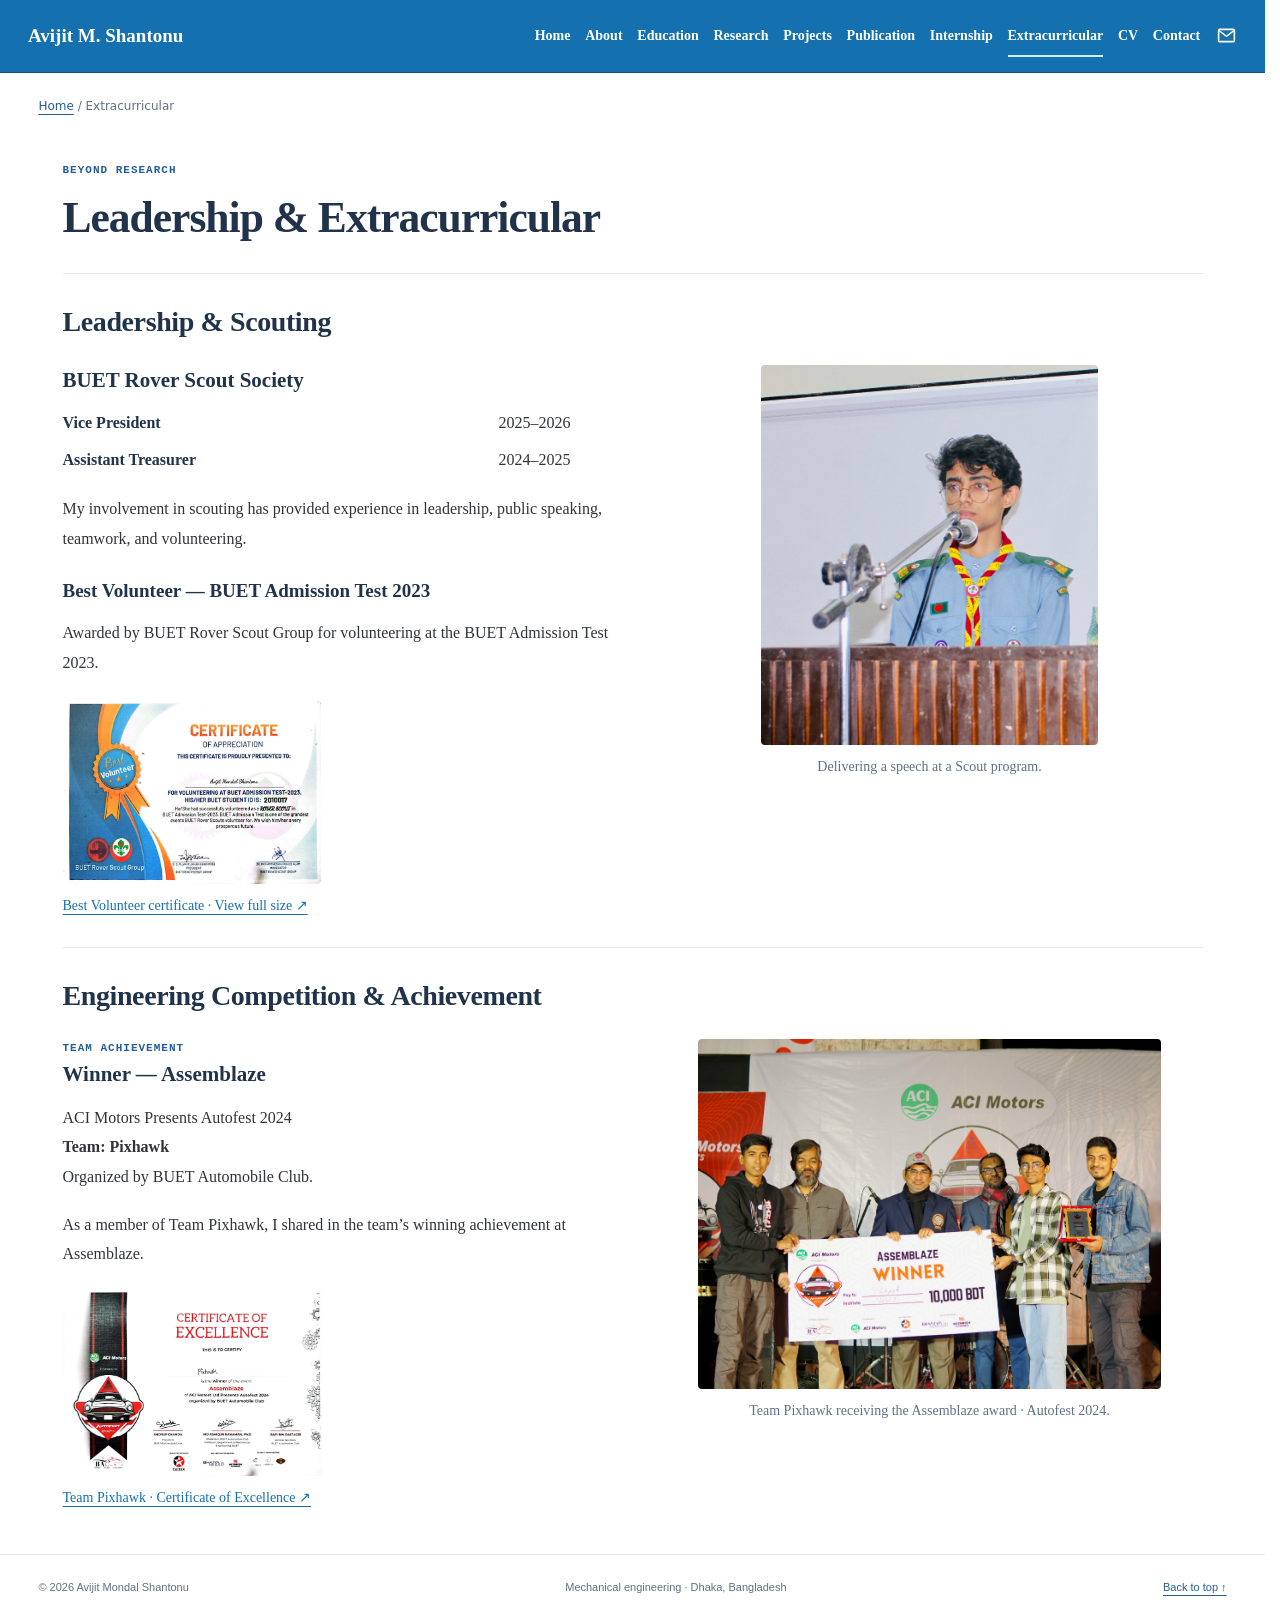
<file: extracurricular.html>
<!doctype html>
<html lang="en"><head><meta charset="utf-8"><meta name="viewport" content="width=device-width,initial-scale=1"><meta name="description" content="Academic portfolio of Avijit Mondal Shantonu: multiphase CFD, droplet dynamics, and thermal engineering."><title>Extracurricular | Avijit Mondal Shantonu</title><style>
:root{--ink:#172b45;--muted:#607085;--paper:#fff;--line:#e1e7ee;--green:#265d94}*{box-sizing:border-box}html{scroll-behavior:smooth;scroll-padding-top:100px}body{margin:0;background:var(--paper);color:var(--ink);font:15px/1.8 -apple-system,BlinkMacSystemFont,"Segoe UI",sans-serif;-webkit-font-smoothing:antialiased}a{color:#265d94;text-underline-offset:4px}a:hover{color:#123e6b}a:focus-visible,summary:focus-visible{outline:3px solid #719bc6;outline-offset:4px}.wrap{max-width:1120px;padding:0 36px;margin:auto}header{position:sticky;top:0;z-index:10;background:#fffffffa;border-bottom:1px solid var(--line)}nav{min-height:76px;display:flex;justify-content:space-between;align-items:center;gap:20px}.brand{font-size:15px;font-weight:650;text-decoration:none;color:var(--ink)}.links{display:flex;gap:25px;font-size:12px}.links a{text-decoration:none;color:#4b5c70}.links a:hover{color:#265d94}.hero{display:grid;grid-template-columns:1.65fr 1fr;gap:65px;align-items:center;padding:75px 0 65px}.eyebrow{font-size:10px;letter-spacing:1.7px;text-transform:uppercase;font-weight:650;color:var(--green)}h1,h2,h3{color:var(--ink);line-height:1.35;margin:0;font-weight:600}h1{font-size:clamp(34px,4.5vw,49px);letter-spacing:-1.5px;margin:12px 0 13px}h2{font-size:27px;letter-spacing:-.55px;margin:9px 0 25px}h3{font-size:19px;line-height:1.5;margin:10px 0 14px}p{margin:0 0 17px}.intro{font-size:17px;line-height:1.8;color:#526379;max-width:590px}.role{font-size:15px;font-weight:500;margin-bottom:19px}.actions{display:flex;gap:12px;flex-wrap:wrap;margin-top:24px}.button{display:inline-flex;align-items:center;text-decoration:none;padding:9px 16px;border:1px solid #cdd7e3;border-radius:4px;font-size:12px;font-weight:600;color:#244b75}.primary{background:#244b75;color:white;border-color:#244b75}.primary:hover{background:#173958;color:white}.meta{font-size:12px;color:var(--muted);margin-top:25px}.profile{border:1px solid var(--line);border-radius:6px;padding:28px;background:#f8fafc;border-top:3px solid #315f8f}.profile-label{font-size:10px;text-transform:uppercase;letter-spacing:1.4px;color:var(--muted)}.profile h2{font-size:19px;margin:8px 0 22px}.profile dl{margin:0}.profile dt{font-size:11px;color:var(--muted);margin-top:15px}.profile dd{margin:3px 0 0;font-size:13px}.profile a{font-size:12px}.section{border-top:1px solid var(--line);padding:50px 0}.split{display:grid;grid-template-columns:230px 1fr;gap:55px}.lead{font-size:17px;line-height:1.85}.tags{display:flex;flex-wrap:wrap;gap:8px;margin:20px 0 0}.tag{background:#f3f6fa;color:#3c5876;font-size:11px;padding:4px 10px;border-radius:3px}.research{display:grid;grid-template-columns:1.4fr 1fr;gap:24px}.feature,.secondary{border:1px solid var(--line);padding:27px;border-radius:5px;background:#fff}.feature{border-top:3px solid #315f8f}.secondary{background:#f8fafc}.small{font-size:12px;color:var(--muted)}ul{padding-left:19px}li{margin-bottom:10px}.pub{display:grid;grid-template-columns:30px 1fr 140px;gap:17px;padding:25px 0;border-top:1px solid var(--line)}.pub h3{font-size:17px;margin:0 0 10px}.num{font-size:12px;color:#8292a4;padding-top:4px}.status{font-size:10px;line-height:1.7;align-self:start;background:#f0f5fa;color:#365f89;padding:7px 10px;border-radius:3px}.pub p{font-size:12px;color:var(--muted);margin:0 0 3px}.projects{display:grid;grid-template-columns:repeat(3,1fr);gap:22px}.project{border:1px solid var(--line);border-radius:5px;padding:23px;display:flex;flex-direction:column}.project>.small{font-size:9px;letter-spacing:.6px}.project h3{font-size:18px;min-height:81px}.project p{font-size:13px}.metric{font-size:24px;font-weight:600;margin:12px 0 0}.metric-label{font-size:10px;color:var(--muted);margin-bottom:16px}details{border-top:1px solid var(--line);padding-top:12px;margin-top:auto;font-size:12px}summary{cursor:pointer;color:#265d94;font-weight:500}details p{padding-top:12px}.timeline>div{border-bottom:1px solid var(--line);padding:0 0 22px;margin-bottom:22px}.timeline>div:last-child{border:0;margin:0;padding-bottom:0}.timeline h3{font-size:18px;margin:6px 0 10px}.skills{display:grid;grid-template-columns:1fr 1fr;gap:15px 35px}.skills h3{font-size:16px;margin:0 0 8px}.skills p{font-size:13px;color:var(--muted)}.contact{border:1px solid var(--line);background:#f8fafc;padding:35px;border-radius:5px;margin:15px 0 55px}.contact h2{margin-bottom:15px}.contact a{overflow-wrap:anywhere}.contact p{font-size:14px}footer{border-top:1px solid var(--line);padding:23px 0;color:var(--muted);font-size:11px}.foot{display:flex;justify-content:space-between;gap:20px}.skip{position:absolute;left:-9999px}.skip:focus{left:20px;top:20px;background:white;padding:10px;z-index:30}@media(max-width:850px){.wrap{padding:0 24px}.hero{gap:28px;grid-template-columns:1.4fr 1fr}.split{grid-template-columns:180px 1fr;gap:30px}.projects{grid-template-columns:1fr}.project h3{min-height:0}.links{gap:14px}.brand{max-width:130px;line-height:1.4}.research{grid-template-columns:1fr}}@media(max-width:600px){.wrap{padding:0 21px}nav{padding-top:16px!important;padding-bottom:13px!important;align-items:flex-start;flex-direction:column;gap:12px}.brand{max-width:none}.links{gap:20px;max-width:100%;overflow-x:auto;padding-bottom:5px;white-space:nowrap;width:100%;font-size:11px}.hero{grid-template-columns:1fr;padding:38px 0;gap:25px}h1{font-size:36px;letter-spacing:-1px}.profile{padding:22px}.split{grid-template-columns:1fr;gap:10px}.section{padding:34px 0}h2{font-size:25px;margin-bottom:20px}.pub{grid-template-columns:22px 1fr;gap:12px}.status{grid-column:2;width:fit-content}.skills{grid-template-columns:1fr}.contact{padding:25px}.foot{flex-direction:column;gap:5px}.intro{font-size:16px}}@media(prefers-reduced-motion:reduce){html{scroll-behavior:auto}}@media print{header,.actions,footer{display:none}.hero{padding:15px 0}.section{padding:20px 0}.wrap{max-width:none}.profile,.feature,.secondary,.project{break-inside:avoid}}
.portrait{display:block;width:168px;height:auto;aspect-ratio:698/856;object-fit:contain;margin:0 auto 24px;border-radius:5px;border:1px solid #e1e7ee}@media(max-width:600px){.portrait{width:150px}}

/* Serif typography inspired by the supplied academic template. */
body{font-family:Georgia,"Times New Roman",serif;font-size:16px;line-height:1.8;color:#30343a}
h1,h2,h3{font-family:Georgia,"Times New Roman",serif;color:#20334a}
h1{font-size:clamp(36px,4.5vw,50px);font-weight:700;letter-spacing:-1px;line-height:1.2}
h2{font-size:29px;font-weight:700;letter-spacing:-.4px}
h3{font-size:21px;font-weight:700;line-height:1.45}
.intro{font-size:19px;line-height:1.75}.lead{font-size:19px}.role{font-size:16px;font-weight:400}
.eyebrow,.profile-label{font-family:"Courier New",monospace;font-size:11px;letter-spacing:1px;font-weight:700}
.links,.button,.tag,.status,footer,.meta,.profile dt,.profile dd,.small,.metric-label{font-family:-apple-system,BlinkMacSystemFont,"Segoe UI",sans-serif}
.brand{font-family:Georgia,"Times New Roman",serif;font-size:18px;font-weight:700}
.pub h3{font-size:19px;font-weight:600}.pub p{font-family:Georgia,"Times New Roman",serif;font-size:14px;line-height:1.7}
.project h3{font-size:21px;min-height:92px}.project p{font-size:15px}.timeline h3{font-size:21px}.skills h3{font-size:19px}.skills p{font-size:15px}.contact p{font-size:16px}.profile h2{font-size:22px}.num{font-family:"Courier New",monospace}.metric{font-family:Georgia,"Times New Roman",serif;font-weight:400}
@media(max-width:850px){.project h3{min-height:0}}
@media(max-width:600px){h1{font-size:37px;letter-spacing:-.7px}h2{font-size:27px}.intro,.lead{font-size:18px}.pub h3{font-size:18px}.brand{font-size:17px}}

/* Section navigation inspired by the supplied blue-bar reference. */
header{background:#176da4;border-bottom:1px solid #125d8e}
nav{min-height:72px;gap:24px}
.brand,.brand:hover{color:#fff;font-size:18px;white-space:nowrap}
.links{gap:23px;align-items:center;overflow:visible}
.links a{font-family:Georgia,"Times New Roman",serif;font-size:17px;font-weight:700;color:#fff;text-decoration:none;line-height:1.5;padding:7px 0;border-bottom:2px solid transparent}
.links a:hover{color:#fff;border-bottom-color:#fff}
.links a:focus-visible,.brand:focus-visible{outline:2px solid white;outline-offset:5px}
.email-link{display:inline-flex;align-items:center;justify-content:center;min-width:30px}
@media(max-width:950px){nav{flex-direction:column;align-items:flex-start;gap:7px;padding-top:14px!important;padding-bottom:12px!important}.brand{max-width:none}.links{flex-wrap:wrap;gap:4px 22px;width:100%;white-space:normal;padding:0}.links a{font-size:16px}}
@media(max-width:600px){html{scroll-padding-top:160px}.links{gap:2px 19px}.links a{font-size:15px;padding:5px 0}.brand{font-size:18px}}

@media(min-width:951px){nav{gap:18px}.links{gap:18px}.links a{font-size:16px}.brand{font-size:17px}}

@media(min-width:951px){.links{gap:15px}.links a{font-size:15px}nav{gap:16px}}

header nav{display:block;padding-top:17px!important;padding-bottom:12px!important}.brand{display:inline-block;margin-bottom:9px}.links{display:flex;flex-wrap:wrap;gap:2px 23px;width:100%;overflow:visible;white-space:normal}.links a{font-size:16px;padding:5px 0}.links a[aria-current="page"]{border-bottom-color:#fff}.page-main{min-height:calc(100vh - 220px)}.page-main>.section{border-top:0;padding-top:48px}.page-main>.contact{margin-top:48px}.page-main h1{margin:10px 0 26px}.page-main .split h1{font-size:32px}.breadcrumbs{display:block;font:12px system-ui,sans-serif;margin-top:26px;color:#607085}.page-main>.hero{padding-top:50px}.home-next{border-top:1px solid var(--line);padding:25px 0 50px}.home-next p{font-size:18px}.home-next .actions{margin-top:12px}@media(max-width:600px){.links{gap:2px 18px}.links a{font-size:15px}.page-main>.section{padding-top:30px}.page-main h1{font-size:32px}.page-main>.contact{margin-top:30px}html{scroll-padding-top:200px}}

/* Full-width layout and single-row navigation. */
.wrap{max-width:none;width:100%;padding-left:clamp(24px,3vw,64px);padding-right:clamp(24px,3vw,64px)}
header nav.wrap{display:flex;flex-direction:row;align-items:center;justify-content:space-between;gap:28px;min-height:76px;padding-top:12px!important;padding-bottom:12px!important}
header .brand{margin:0;flex:0 0 auto;max-width:none;font-size:20px;white-space:nowrap}
header .links{margin-left:auto;width:auto;min-width:0;display:flex;align-items:center;justify-content:flex-end;flex-wrap:nowrap;gap:clamp(12px,1.35vw,26px);white-space:nowrap}
header .links a{font-size:16px;flex:0 0 auto}
.page-main>.hero{grid-template-columns:minmax(0,1.7fr) minmax(320px,1fr);gap:clamp(40px,6vw,120px);min-height:calc(100vh - 76px);padding-top:42px;padding-bottom:42px}
.hero .intro{max-width:760px}.hero h1{font-size:clamp(40px,3.7vw,68px)}.profile{width:100%;max-width:540px;justify-self:end}.portrait{width:180px}
.page-main .split{grid-template-columns:minmax(210px,22%) minmax(0,1fr)}
@media(max-width:1300px){header nav.wrap{gap:20px;padding-left:24px;padding-right:24px}header .brand{font-size:18px}header .links{gap:12px}header .links a{font-size:14px}}
@media(max-width:1100px){header .links{justify-content:flex-start;overflow-x:auto;scrollbar-width:thin;padding-bottom:4px}header nav.wrap{gap:22px}.page-main>.hero{gap:32px;grid-template-columns:minmax(0,1.4fr) minmax(280px,1fr)}}
@media(max-width:700px){header nav.wrap{padding-left:18px;padding-right:18px;min-height:65px;gap:20px}header .brand{font-size:16px}header .links a{font-size:14px}.wrap{padding-left:22px;padding-right:22px}.page-main>.hero{grid-template-columns:1fr;min-height:auto;padding-top:36px;padding-bottom:36px}.profile{max-width:none;justify-self:stretch}.hero h1{font-size:38px}.page-main .split{grid-template-columns:1fr}html{scroll-padding-top:85px}}

/* Shared homepage navigation */
header{position:sticky;top:0;z-index:20;background:#285b7e;border-bottom:1px solid #224e6c}
header nav.wrap{display:flex;flex-direction:row;align-items:center;justify-content:space-between;gap:26px;min-height:72px;padding:0 28px!important;max-width:none;width:100%}
header .brand{margin:0;font-family:Georgia,"Times New Roman",serif;font-size:19px;font-weight:700;white-space:nowrap;color:#fff;text-decoration:none;max-width:none;flex:0 0 auto}header .brand:hover{color:#fff}
header .links{display:flex;align-items:center;justify-content:flex-end;gap:clamp(12px,1.15vw,22px);min-width:0;width:auto;margin-left:auto;flex-wrap:nowrap;overflow:visible;padding:0}
header .links a{font-family:Georgia,"Times New Roman",serif;font-size:14px;font-weight:700;line-height:1.5;white-space:nowrap;color:#fff;text-decoration:none;padding:9px 0;border-bottom:2px solid transparent}
header .links a:hover,header .links a[aria-current]{border-bottom-color:#dce9f2}header .email-link{display:inline-flex;align-items:center;min-width:22px}
header .menu-toggle{display:none;font:600 13px -apple-system,BlinkMacSystemFont,"Segoe UI",sans-serif;background:transparent;color:#fff;border:1px solid #a8c2d5;border-radius:3px;padding:9px 13px;cursor:pointer}
header a:focus-visible,header button:focus-visible{outline:3px solid #92b8d4;outline-offset:5px}html{scroll-padding-top:100px}
@media(min-width:1600px){header nav.wrap{padding-inline:48px!important}header .links a{font-size:15px}}
@media(max-width:1250px){header nav.wrap{gap:18px;padding-inline:24px!important}header .brand{font-size:17px}header .links{gap:11px}header .links a{font-size:13px}}
@media(max-width:1100px){header nav.wrap{flex-wrap:wrap;min-height:66px;padding-block:14px!important}header .menu-toggle{display:block}header .links{display:none;width:100%;flex-wrap:wrap;justify-content:flex-start;gap:4px 24px;padding:8px 0 0}header .links.is-open{display:flex}header .links a{font-size:15px;padding:10px 0}}
@media(max-width:380px){header nav.wrap{padding-inline:20px!important}}
</style><link rel="stylesheet" href="navigation.css"><link rel="stylesheet" href="extracurricular.css"></head><body><a class="skip" href="#main">Skip to content</a><header><nav class="wrap" aria-label="Main navigation"><a class="brand" href="index.html">Avijit M. Shantonu</a><button class="menu-toggle" type="button" aria-expanded="false" aria-controls="nav-links">Menu</button><div class="links" id="nav-links"><a href="index.html">Home</a><a href="about.html">About</a><a href="education.html">Education</a><a href="research.html">Research</a><a href="projects.html">Projects</a><a href="publications.html">Publication</a><a href="internship.html">Internship</a><a href="extracurricular.html" aria-current="page">Extracurricular</a><a href="cv.html">CV</a><a href="contact.html">Contact</a><a class="email-link" href="mailto:avijitmondal.me.buet@gmail.com" aria-label="Email Avijit Mondal Shantonu"><svg viewBox="0 0 24 24" width="21" height="21" fill="none" stroke="currentColor" stroke-width="1.8" aria-hidden="true"><rect x="3" y="5" width="18" height="14" rx="1"/><path d="m3 6 9 7 9-7"/></svg></a></div></nav></header><main id="main" class="wrap page-main"><div class="breadcrumbs"><a href="index.html">Home</a> / Extracurricular</div><section class="section extracurricular"><div class="eyebrow">Beyond research</div><h1>Leadership &amp; Extracurricular</h1><section class="experience-block" aria-labelledby="scouting-title"><h2 id="scouting-title">Leadership &amp; Scouting</h2><div class="experience-layout"><div><h3>BUET Rover Scout Society</h3><dl class="experience-roles"><dt>Vice President</dt><dd>2025–2026</dd><dt>Assistant Treasurer</dt><dd>2024–2025</dd></dl><p>My involvement in scouting has provided experience in leadership, public speaking, teamwork, and volunteering.</p><h3 class="award-title">Best Volunteer — BUET Admission Test 2023</h3><p>Awarded by BUET Rover Scout Group for volunteering at the BUET Admission Test 2023.</p><figure class="supporting-certificate"><a href="assets/extracurricular/best-volunteer.jpg" target="_blank" rel="noopener" aria-label="Enlarge Best Volunteer certificate"><img src="assets/extracurricular/best-volunteer.jpg" alt="Best Volunteer certificate awarded to Avijit Mondal Shantonu" loading="lazy"></a><figcaption><a href="assets/extracurricular/best-volunteer.jpg" target="_blank" rel="noopener">Best Volunteer certificate · View full size ↗</a></figcaption></figure></div><figure class="experience-photo speech-photo"><img src="assets/extracurricular/scout-speech.jpg" alt="Avijit delivering a speech at a Scout program"><figcaption>Delivering a speech at a Scout program.</figcaption></figure></div></section><section class="experience-block" aria-labelledby="competition-title"><h2 id="competition-title">Engineering Competition &amp; Achievement</h2><div class="experience-layout"><div><div class="eyebrow">Team achievement</div><h3>Winner — Assemblaze</h3><p>ACI Motors Presents Autofest 2024<br><strong>Team: Pixhawk</strong><br>Organized by BUET Automobile Club.</p><p>As a member of Team Pixhawk, I shared in the team’s winning achievement at Assemblaze.</p><figure class="supporting-certificate"><a href="assets/extracurricular/assemblaze-certificate.jpg" target="_blank" rel="noopener" aria-label="Enlarge Certificate of Excellence"><img src="assets/extracurricular/assemblaze-certificate.jpg" alt="Certificate of Excellence recognizing Team Pixhawk as the Assemblaze winner" loading="lazy"></a><figcaption><a href="assets/extracurricular/assemblaze-certificate.jpg" target="_blank" rel="noopener">Team Pixhawk · Certificate of Excellence ↗</a></figcaption></figure></div><figure class="experience-photo"><img src="assets/extracurricular/pixhawk-team.jpg" alt="Team Pixhawk receiving the Assemblaze winning cheque and trophy" loading="lazy"><figcaption>Team Pixhawk receiving the Assemblaze award · Autofest 2024.</figcaption></figure></div></section></section></main><footer><div class="wrap foot"><span>© 2026 Avijit Mondal Shantonu</span><span>Mechanical engineering · Dhaka, Bangladesh</span><a href="#main">Back to top ↑</a></div></footer><script>
const menu=document.querySelector('.menu-toggle');
const links=document.getElementById('nav-links');
function closeMenu(){links.classList.remove('is-open');menu.setAttribute('aria-expanded','false');}
menu.addEventListener('click',()=>{const open=menu.getAttribute('aria-expanded')!=='true';links.classList.toggle('is-open',open);menu.setAttribute('aria-expanded',String(open));});
links.addEventListener('click',e=>{if(e.target.closest('a'))closeMenu();});
document.addEventListener('keydown',e=>{if(e.key==='Escape'&&links.classList.contains('is-open')){closeMenu();menu.focus();}});
</script><noscript><style>@media(max-width:1100px){.links{display:flex}.menu-toggle{display:none}header{position:static}}</style></noscript></body></html>
</file>
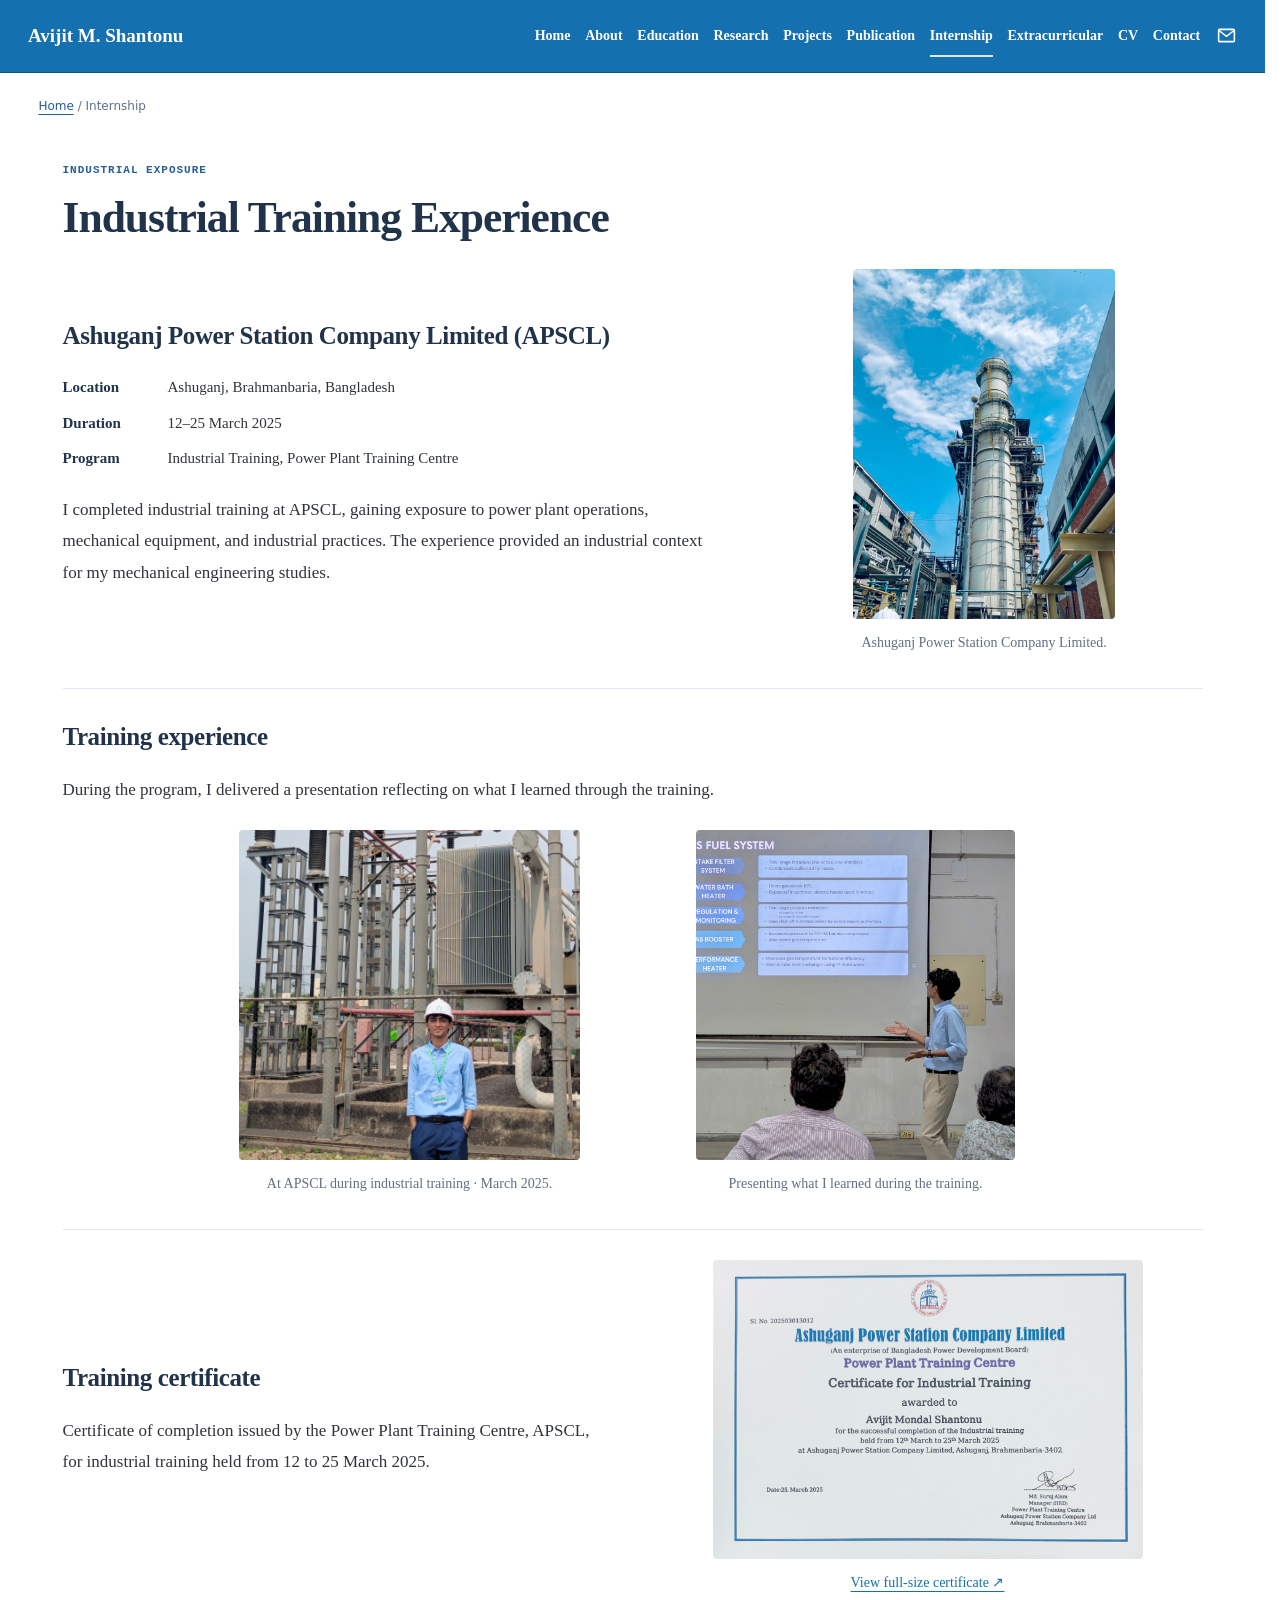
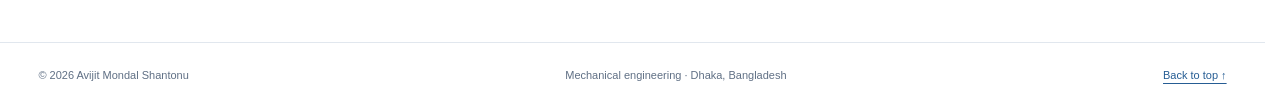
<file: internship.html>
<!doctype html>
<html lang="en"><head><meta charset="utf-8"><meta name="viewport" content="width=device-width,initial-scale=1"><meta name="description" content="Academic portfolio of Avijit Mondal Shantonu: multiphase CFD, droplet dynamics, and thermal engineering."><title>Internship | Avijit Mondal Shantonu</title><style>
:root{--ink:#172b45;--muted:#607085;--paper:#fff;--line:#e1e7ee;--green:#265d94}*{box-sizing:border-box}html{scroll-behavior:smooth;scroll-padding-top:100px}body{margin:0;background:var(--paper);color:var(--ink);font:15px/1.8 -apple-system,BlinkMacSystemFont,"Segoe UI",sans-serif;-webkit-font-smoothing:antialiased}a{color:#265d94;text-underline-offset:4px}a:hover{color:#123e6b}a:focus-visible,summary:focus-visible{outline:3px solid #719bc6;outline-offset:4px}.wrap{max-width:1120px;padding:0 36px;margin:auto}header{position:sticky;top:0;z-index:10;background:#fffffffa;border-bottom:1px solid var(--line)}nav{min-height:76px;display:flex;justify-content:space-between;align-items:center;gap:20px}.brand{font-size:15px;font-weight:650;text-decoration:none;color:var(--ink)}.links{display:flex;gap:25px;font-size:12px}.links a{text-decoration:none;color:#4b5c70}.links a:hover{color:#265d94}.hero{display:grid;grid-template-columns:1.65fr 1fr;gap:65px;align-items:center;padding:75px 0 65px}.eyebrow{font-size:10px;letter-spacing:1.7px;text-transform:uppercase;font-weight:650;color:var(--green)}h1,h2,h3{color:var(--ink);line-height:1.35;margin:0;font-weight:600}h1{font-size:clamp(34px,4.5vw,49px);letter-spacing:-1.5px;margin:12px 0 13px}h2{font-size:27px;letter-spacing:-.55px;margin:9px 0 25px}h3{font-size:19px;line-height:1.5;margin:10px 0 14px}p{margin:0 0 17px}.intro{font-size:17px;line-height:1.8;color:#526379;max-width:590px}.role{font-size:15px;font-weight:500;margin-bottom:19px}.actions{display:flex;gap:12px;flex-wrap:wrap;margin-top:24px}.button{display:inline-flex;align-items:center;text-decoration:none;padding:9px 16px;border:1px solid #cdd7e3;border-radius:4px;font-size:12px;font-weight:600;color:#244b75}.primary{background:#244b75;color:white;border-color:#244b75}.primary:hover{background:#173958;color:white}.meta{font-size:12px;color:var(--muted);margin-top:25px}.profile{border:1px solid var(--line);border-radius:6px;padding:28px;background:#f8fafc;border-top:3px solid #315f8f}.profile-label{font-size:10px;text-transform:uppercase;letter-spacing:1.4px;color:var(--muted)}.profile h2{font-size:19px;margin:8px 0 22px}.profile dl{margin:0}.profile dt{font-size:11px;color:var(--muted);margin-top:15px}.profile dd{margin:3px 0 0;font-size:13px}.profile a{font-size:12px}.section{border-top:1px solid var(--line);padding:50px 0}.split{display:grid;grid-template-columns:230px 1fr;gap:55px}.lead{font-size:17px;line-height:1.85}.tags{display:flex;flex-wrap:wrap;gap:8px;margin:20px 0 0}.tag{background:#f3f6fa;color:#3c5876;font-size:11px;padding:4px 10px;border-radius:3px}.research{display:grid;grid-template-columns:1.4fr 1fr;gap:24px}.feature,.secondary{border:1px solid var(--line);padding:27px;border-radius:5px;background:#fff}.feature{border-top:3px solid #315f8f}.secondary{background:#f8fafc}.small{font-size:12px;color:var(--muted)}ul{padding-left:19px}li{margin-bottom:10px}.pub{display:grid;grid-template-columns:30px 1fr 140px;gap:17px;padding:25px 0;border-top:1px solid var(--line)}.pub h3{font-size:17px;margin:0 0 10px}.num{font-size:12px;color:#8292a4;padding-top:4px}.status{font-size:10px;line-height:1.7;align-self:start;background:#f0f5fa;color:#365f89;padding:7px 10px;border-radius:3px}.pub p{font-size:12px;color:var(--muted);margin:0 0 3px}.projects{display:grid;grid-template-columns:repeat(3,1fr);gap:22px}.project{border:1px solid var(--line);border-radius:5px;padding:23px;display:flex;flex-direction:column}.project>.small{font-size:9px;letter-spacing:.6px}.project h3{font-size:18px;min-height:81px}.project p{font-size:13px}.metric{font-size:24px;font-weight:600;margin:12px 0 0}.metric-label{font-size:10px;color:var(--muted);margin-bottom:16px}details{border-top:1px solid var(--line);padding-top:12px;margin-top:auto;font-size:12px}summary{cursor:pointer;color:#265d94;font-weight:500}details p{padding-top:12px}.timeline>div{border-bottom:1px solid var(--line);padding:0 0 22px;margin-bottom:22px}.timeline>div:last-child{border:0;margin:0;padding-bottom:0}.timeline h3{font-size:18px;margin:6px 0 10px}.skills{display:grid;grid-template-columns:1fr 1fr;gap:15px 35px}.skills h3{font-size:16px;margin:0 0 8px}.skills p{font-size:13px;color:var(--muted)}.contact{border:1px solid var(--line);background:#f8fafc;padding:35px;border-radius:5px;margin:15px 0 55px}.contact h2{margin-bottom:15px}.contact a{overflow-wrap:anywhere}.contact p{font-size:14px}footer{border-top:1px solid var(--line);padding:23px 0;color:var(--muted);font-size:11px}.foot{display:flex;justify-content:space-between;gap:20px}.skip{position:absolute;left:-9999px}.skip:focus{left:20px;top:20px;background:white;padding:10px;z-index:30}@media(max-width:850px){.wrap{padding:0 24px}.hero{gap:28px;grid-template-columns:1.4fr 1fr}.split{grid-template-columns:180px 1fr;gap:30px}.projects{grid-template-columns:1fr}.project h3{min-height:0}.links{gap:14px}.brand{max-width:130px;line-height:1.4}.research{grid-template-columns:1fr}}@media(max-width:600px){.wrap{padding:0 21px}nav{padding-top:16px!important;padding-bottom:13px!important;align-items:flex-start;flex-direction:column;gap:12px}.brand{max-width:none}.links{gap:20px;max-width:100%;overflow-x:auto;padding-bottom:5px;white-space:nowrap;width:100%;font-size:11px}.hero{grid-template-columns:1fr;padding:38px 0;gap:25px}h1{font-size:36px;letter-spacing:-1px}.profile{padding:22px}.split{grid-template-columns:1fr;gap:10px}.section{padding:34px 0}h2{font-size:25px;margin-bottom:20px}.pub{grid-template-columns:22px 1fr;gap:12px}.status{grid-column:2;width:fit-content}.skills{grid-template-columns:1fr}.contact{padding:25px}.foot{flex-direction:column;gap:5px}.intro{font-size:16px}}@media(prefers-reduced-motion:reduce){html{scroll-behavior:auto}}@media print{header,.actions,footer{display:none}.hero{padding:15px 0}.section{padding:20px 0}.wrap{max-width:none}.profile,.feature,.secondary,.project{break-inside:avoid}}
.portrait{display:block;width:168px;height:auto;aspect-ratio:698/856;object-fit:contain;margin:0 auto 24px;border-radius:5px;border:1px solid #e1e7ee}@media(max-width:600px){.portrait{width:150px}}

/* Serif typography inspired by the supplied academic template. */
body{font-family:Georgia,"Times New Roman",serif;font-size:16px;line-height:1.8;color:#30343a}
h1,h2,h3{font-family:Georgia,"Times New Roman",serif;color:#20334a}
h1{font-size:clamp(36px,4.5vw,50px);font-weight:700;letter-spacing:-1px;line-height:1.2}
h2{font-size:29px;font-weight:700;letter-spacing:-.4px}
h3{font-size:21px;font-weight:700;line-height:1.45}
.intro{font-size:19px;line-height:1.75}.lead{font-size:19px}.role{font-size:16px;font-weight:400}
.eyebrow,.profile-label{font-family:"Courier New",monospace;font-size:11px;letter-spacing:1px;font-weight:700}
.links,.button,.tag,.status,footer,.meta,.profile dt,.profile dd,.small,.metric-label{font-family:-apple-system,BlinkMacSystemFont,"Segoe UI",sans-serif}
.brand{font-family:Georgia,"Times New Roman",serif;font-size:18px;font-weight:700}
.pub h3{font-size:19px;font-weight:600}.pub p{font-family:Georgia,"Times New Roman",serif;font-size:14px;line-height:1.7}
.project h3{font-size:21px;min-height:92px}.project p{font-size:15px}.timeline h3{font-size:21px}.skills h3{font-size:19px}.skills p{font-size:15px}.contact p{font-size:16px}.profile h2{font-size:22px}.num{font-family:"Courier New",monospace}.metric{font-family:Georgia,"Times New Roman",serif;font-weight:400}
@media(max-width:850px){.project h3{min-height:0}}
@media(max-width:600px){h1{font-size:37px;letter-spacing:-.7px}h2{font-size:27px}.intro,.lead{font-size:18px}.pub h3{font-size:18px}.brand{font-size:17px}}

/* Section navigation inspired by the supplied blue-bar reference. */
header{background:#176da4;border-bottom:1px solid #125d8e}
nav{min-height:72px;gap:24px}
.brand,.brand:hover{color:#fff;font-size:18px;white-space:nowrap}
.links{gap:23px;align-items:center;overflow:visible}
.links a{font-family:Georgia,"Times New Roman",serif;font-size:17px;font-weight:700;color:#fff;text-decoration:none;line-height:1.5;padding:7px 0;border-bottom:2px solid transparent}
.links a:hover{color:#fff;border-bottom-color:#fff}
.links a:focus-visible,.brand:focus-visible{outline:2px solid white;outline-offset:5px}
.email-link{display:inline-flex;align-items:center;justify-content:center;min-width:30px}
@media(max-width:950px){nav{flex-direction:column;align-items:flex-start;gap:7px;padding-top:14px!important;padding-bottom:12px!important}.brand{max-width:none}.links{flex-wrap:wrap;gap:4px 22px;width:100%;white-space:normal;padding:0}.links a{font-size:16px}}
@media(max-width:600px){html{scroll-padding-top:160px}.links{gap:2px 19px}.links a{font-size:15px;padding:5px 0}.brand{font-size:18px}}

@media(min-width:951px){nav{gap:18px}.links{gap:18px}.links a{font-size:16px}.brand{font-size:17px}}

@media(min-width:951px){.links{gap:15px}.links a{font-size:15px}nav{gap:16px}}

header nav{display:block;padding-top:17px!important;padding-bottom:12px!important}.brand{display:inline-block;margin-bottom:9px}.links{display:flex;flex-wrap:wrap;gap:2px 23px;width:100%;overflow:visible;white-space:normal}.links a{font-size:16px;padding:5px 0}.links a[aria-current="page"]{border-bottom-color:#fff}.page-main{min-height:calc(100vh - 220px)}.page-main>.section{border-top:0;padding-top:48px}.page-main>.contact{margin-top:48px}.page-main h1{margin:10px 0 26px}.page-main .split h1{font-size:32px}.breadcrumbs{display:block;font:12px system-ui,sans-serif;margin-top:26px;color:#607085}.page-main>.hero{padding-top:50px}.home-next{border-top:1px solid var(--line);padding:25px 0 50px}.home-next p{font-size:18px}.home-next .actions{margin-top:12px}@media(max-width:600px){.links{gap:2px 18px}.links a{font-size:15px}.page-main>.section{padding-top:30px}.page-main h1{font-size:32px}.page-main>.contact{margin-top:30px}html{scroll-padding-top:200px}}

/* Full-width layout and single-row navigation. */
.wrap{max-width:none;width:100%;padding-left:clamp(24px,3vw,64px);padding-right:clamp(24px,3vw,64px)}
header nav.wrap{display:flex;flex-direction:row;align-items:center;justify-content:space-between;gap:28px;min-height:76px;padding-top:12px!important;padding-bottom:12px!important}
header .brand{margin:0;flex:0 0 auto;max-width:none;font-size:20px;white-space:nowrap}
header .links{margin-left:auto;width:auto;min-width:0;display:flex;align-items:center;justify-content:flex-end;flex-wrap:nowrap;gap:clamp(12px,1.35vw,26px);white-space:nowrap}
header .links a{font-size:16px;flex:0 0 auto}
.page-main>.hero{grid-template-columns:minmax(0,1.7fr) minmax(320px,1fr);gap:clamp(40px,6vw,120px);min-height:calc(100vh - 76px);padding-top:42px;padding-bottom:42px}
.hero .intro{max-width:760px}.hero h1{font-size:clamp(40px,3.7vw,68px)}.profile{width:100%;max-width:540px;justify-self:end}.portrait{width:180px}
.page-main .split{grid-template-columns:minmax(210px,22%) minmax(0,1fr)}
@media(max-width:1300px){header nav.wrap{gap:20px;padding-left:24px;padding-right:24px}header .brand{font-size:18px}header .links{gap:12px}header .links a{font-size:14px}}
@media(max-width:1100px){header .links{justify-content:flex-start;overflow-x:auto;scrollbar-width:thin;padding-bottom:4px}header nav.wrap{gap:22px}.page-main>.hero{gap:32px;grid-template-columns:minmax(0,1.4fr) minmax(280px,1fr)}}
@media(max-width:700px){header nav.wrap{padding-left:18px;padding-right:18px;min-height:65px;gap:20px}header .brand{font-size:16px}header .links a{font-size:14px}.wrap{padding-left:22px;padding-right:22px}.page-main>.hero{grid-template-columns:1fr;min-height:auto;padding-top:36px;padding-bottom:36px}.profile{max-width:none;justify-self:stretch}.hero h1{font-size:38px}.page-main .split{grid-template-columns:1fr}html{scroll-padding-top:85px}}

/* Shared homepage navigation */
header{position:sticky;top:0;z-index:20;background:#285b7e;border-bottom:1px solid #224e6c}
header nav.wrap{display:flex;flex-direction:row;align-items:center;justify-content:space-between;gap:26px;min-height:72px;padding:0 28px!important;max-width:none;width:100%}
header .brand{margin:0;font-family:Georgia,"Times New Roman",serif;font-size:19px;font-weight:700;white-space:nowrap;color:#fff;text-decoration:none;max-width:none;flex:0 0 auto}header .brand:hover{color:#fff}
header .links{display:flex;align-items:center;justify-content:flex-end;gap:clamp(12px,1.15vw,22px);min-width:0;width:auto;margin-left:auto;flex-wrap:nowrap;overflow:visible;padding:0}
header .links a{font-family:Georgia,"Times New Roman",serif;font-size:14px;font-weight:700;line-height:1.5;white-space:nowrap;color:#fff;text-decoration:none;padding:9px 0;border-bottom:2px solid transparent}
header .links a:hover,header .links a[aria-current]{border-bottom-color:#dce9f2}header .email-link{display:inline-flex;align-items:center;min-width:22px}
header .menu-toggle{display:none;font:600 13px -apple-system,BlinkMacSystemFont,"Segoe UI",sans-serif;background:transparent;color:#fff;border:1px solid #a8c2d5;border-radius:3px;padding:9px 13px;cursor:pointer}
header a:focus-visible,header button:focus-visible{outline:3px solid #92b8d4;outline-offset:5px}html{scroll-padding-top:100px}
@media(min-width:1600px){header nav.wrap{padding-inline:48px!important}header .links a{font-size:15px}}
@media(max-width:1250px){header nav.wrap{gap:18px;padding-inline:24px!important}header .brand{font-size:17px}header .links{gap:11px}header .links a{font-size:13px}}
@media(max-width:1100px){header nav.wrap{flex-wrap:wrap;min-height:66px;padding-block:14px!important}header .menu-toggle{display:block}header .links{display:none;width:100%;flex-wrap:wrap;justify-content:flex-start;gap:4px 24px;padding:8px 0 0}header .links.is-open{display:flex}header .links a{font-size:15px;padding:10px 0}}
@media(max-width:380px){header nav.wrap{padding-inline:20px!important}}
</style><link rel="stylesheet" href="navigation.css"><link rel="stylesheet" href="training.css"></head><body><a class="skip" href="#main">Skip to content</a><header><nav class="wrap" aria-label="Main navigation"><a class="brand" href="index.html">Avijit M. Shantonu</a><button class="menu-toggle" type="button" aria-expanded="false" aria-controls="nav-links">Menu</button><div class="links" id="nav-links"><a href="index.html">Home</a><a href="about.html">About</a><a href="education.html">Education</a><a href="research.html">Research</a><a href="projects.html">Projects</a><a href="publications.html">Publication</a><a href="internship.html" aria-current="page">Internship</a><a href="extracurricular.html">Extracurricular</a><a href="cv.html">CV</a><a href="contact.html">Contact</a><a class="email-link" href="mailto:avijitmondal.me.buet@gmail.com" aria-label="Email Avijit Mondal Shantonu"><svg viewBox="0 0 24 24" width="21" height="21" fill="none" stroke="currentColor" stroke-width="1.8" aria-hidden="true"><rect x="3" y="5" width="18" height="14" rx="1"/><path d="m3 6 9 7 9-7"/></svg></a></div></nav></header><main id="main" class="wrap page-main"><div class="breadcrumbs"><a href="index.html">Home</a> / Internship</div><section class="section training" id="internship"><div class="eyebrow">Industrial exposure</div><h1>Industrial Training Experience</h1><div class="training-intro"><div><h2>Ashuganj Power Station Company Limited (APSCL)</h2><dl class="training-details"><dt>Location</dt><dd>Ashuganj, Brahmanbaria, Bangladesh</dd><dt>Duration</dt><dd>12–25 March 2025</dd><dt>Program</dt><dd>Industrial Training, Power Plant Training Centre</dd></dl><p>I completed industrial training at APSCL, gaining exposure to power plant operations, mechanical equipment, and industrial practices. The experience provided an industrial context for my mechanical engineering studies.</p></div><figure><img src="assets/training/power-station.jpg" alt="Power station facilities at APSCL"><figcaption>Ashuganj Power Station Company Limited.</figcaption></figure></div><section class="training-experience"><h2>Training experience</h2><p>During the program, I delivered a presentation reflecting on what I learned through the training.</p><div class="training-photos"><figure><img src="assets/training/site-visit.jpg" alt="Avijit at APSCL during industrial training" loading="lazy"><figcaption>At APSCL during industrial training · March 2025.</figcaption></figure><figure><img src="assets/training/presentation.jpg" alt="Avijit presenting his learning from the industrial training" loading="lazy"><figcaption>Presenting what I learned during the training.</figcaption></figure></div></section><section class="training-certificate"><div><h2>Training certificate</h2><p>Certificate of completion issued by the Power Plant Training Centre, APSCL, for industrial training held from 12 to 25 March 2025.</p></div><figure><a href="assets/training/certificate.jpg" target="_blank" rel="noopener" aria-label="View full-size industrial training certificate"><img src="assets/training/certificate.jpg" alt="APSCL industrial training certificate awarded to Avijit Mondal Shantonu" loading="lazy"></a><figcaption><a href="assets/training/certificate.jpg" target="_blank" rel="noopener">View full-size certificate ↗</a></figcaption></figure></section></section></main><footer><div class="wrap foot"><span>© 2026 Avijit Mondal Shantonu</span><span>Mechanical engineering · Dhaka, Bangladesh</span><a href="#main">Back to top ↑</a></div></footer><script>
const menu=document.querySelector('.menu-toggle');
const links=document.getElementById('nav-links');
function closeMenu(){links.classList.remove('is-open');menu.setAttribute('aria-expanded','false');}
menu.addEventListener('click',()=>{const open=menu.getAttribute('aria-expanded')!=='true';links.classList.toggle('is-open',open);menu.setAttribute('aria-expanded',String(open));});
links.addEventListener('click',e=>{if(e.target.closest('a'))closeMenu();});
document.addEventListener('keydown',e=>{if(e.key==='Escape'&&links.classList.contains('is-open')){closeMenu();menu.focus();}});
</script><noscript><style>@media(max-width:1100px){.links{display:flex}.menu-toggle{display:none}header{position:static}}</style></noscript></body></html>
</file>
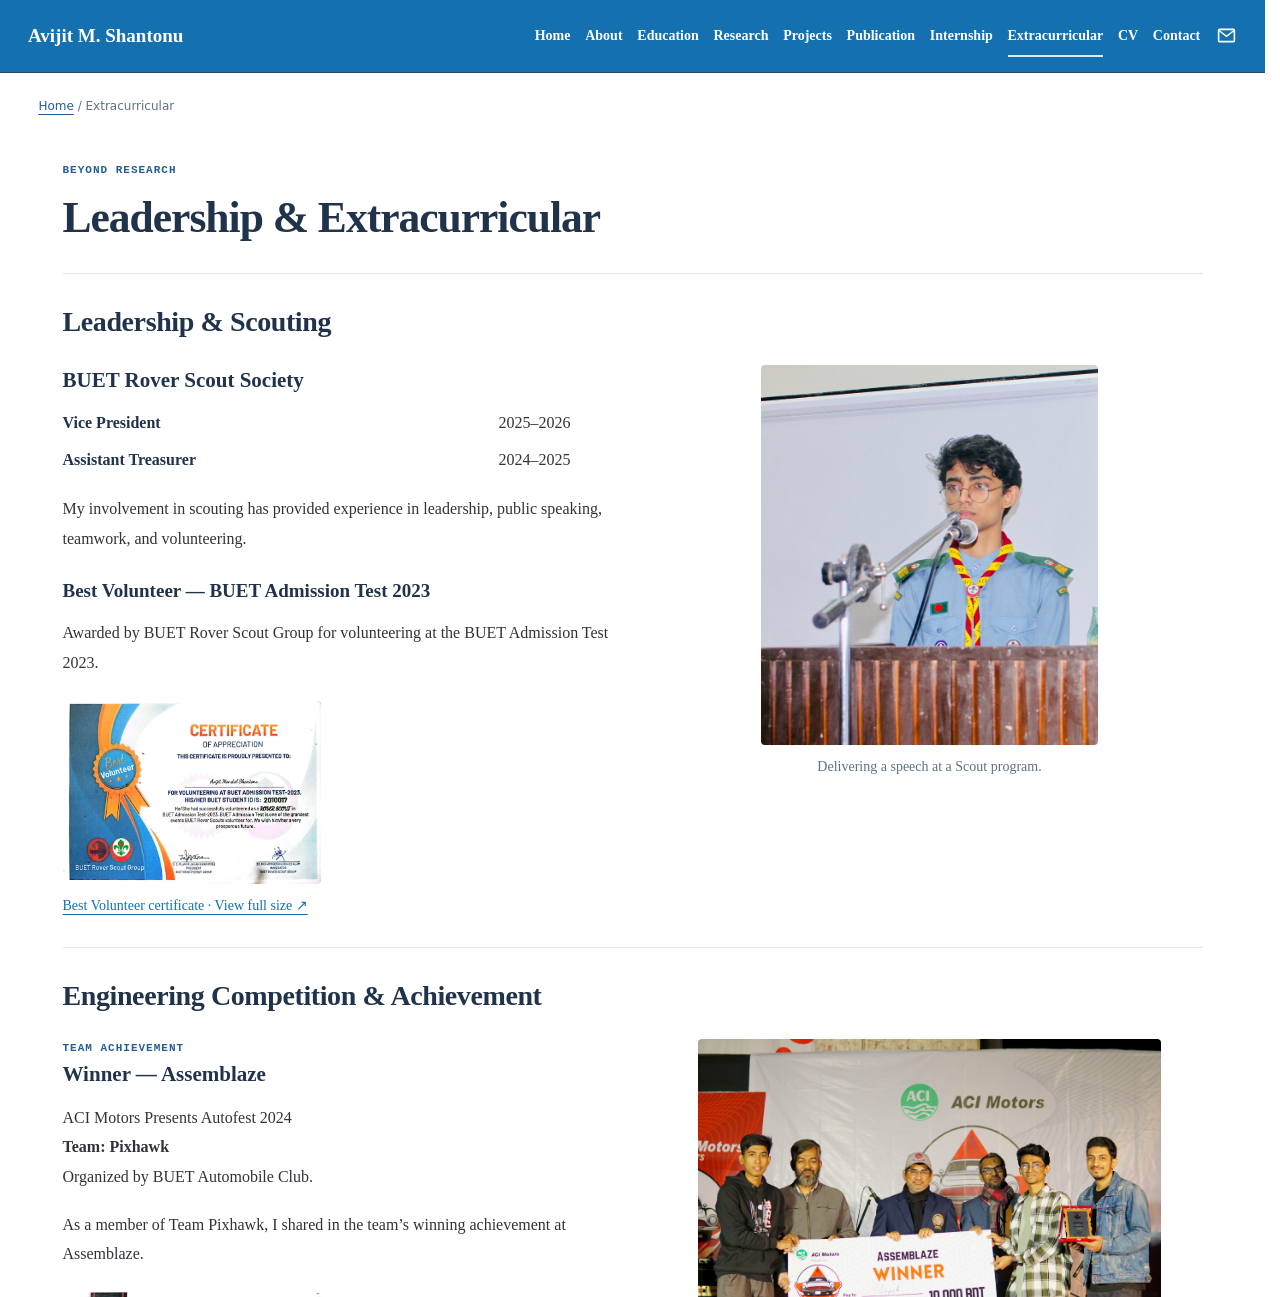
<file: leadership.html>
<!doctype html><html lang="en"><head><meta charset="utf-8"><meta http-equiv="refresh" content="0;url=extracurricular.html"><title>Extracurricular | Avijit Mondal Shantonu</title></head><body><a href="extracurricular.html">Extracurricular activities and leadership</a></body></html>
</file>
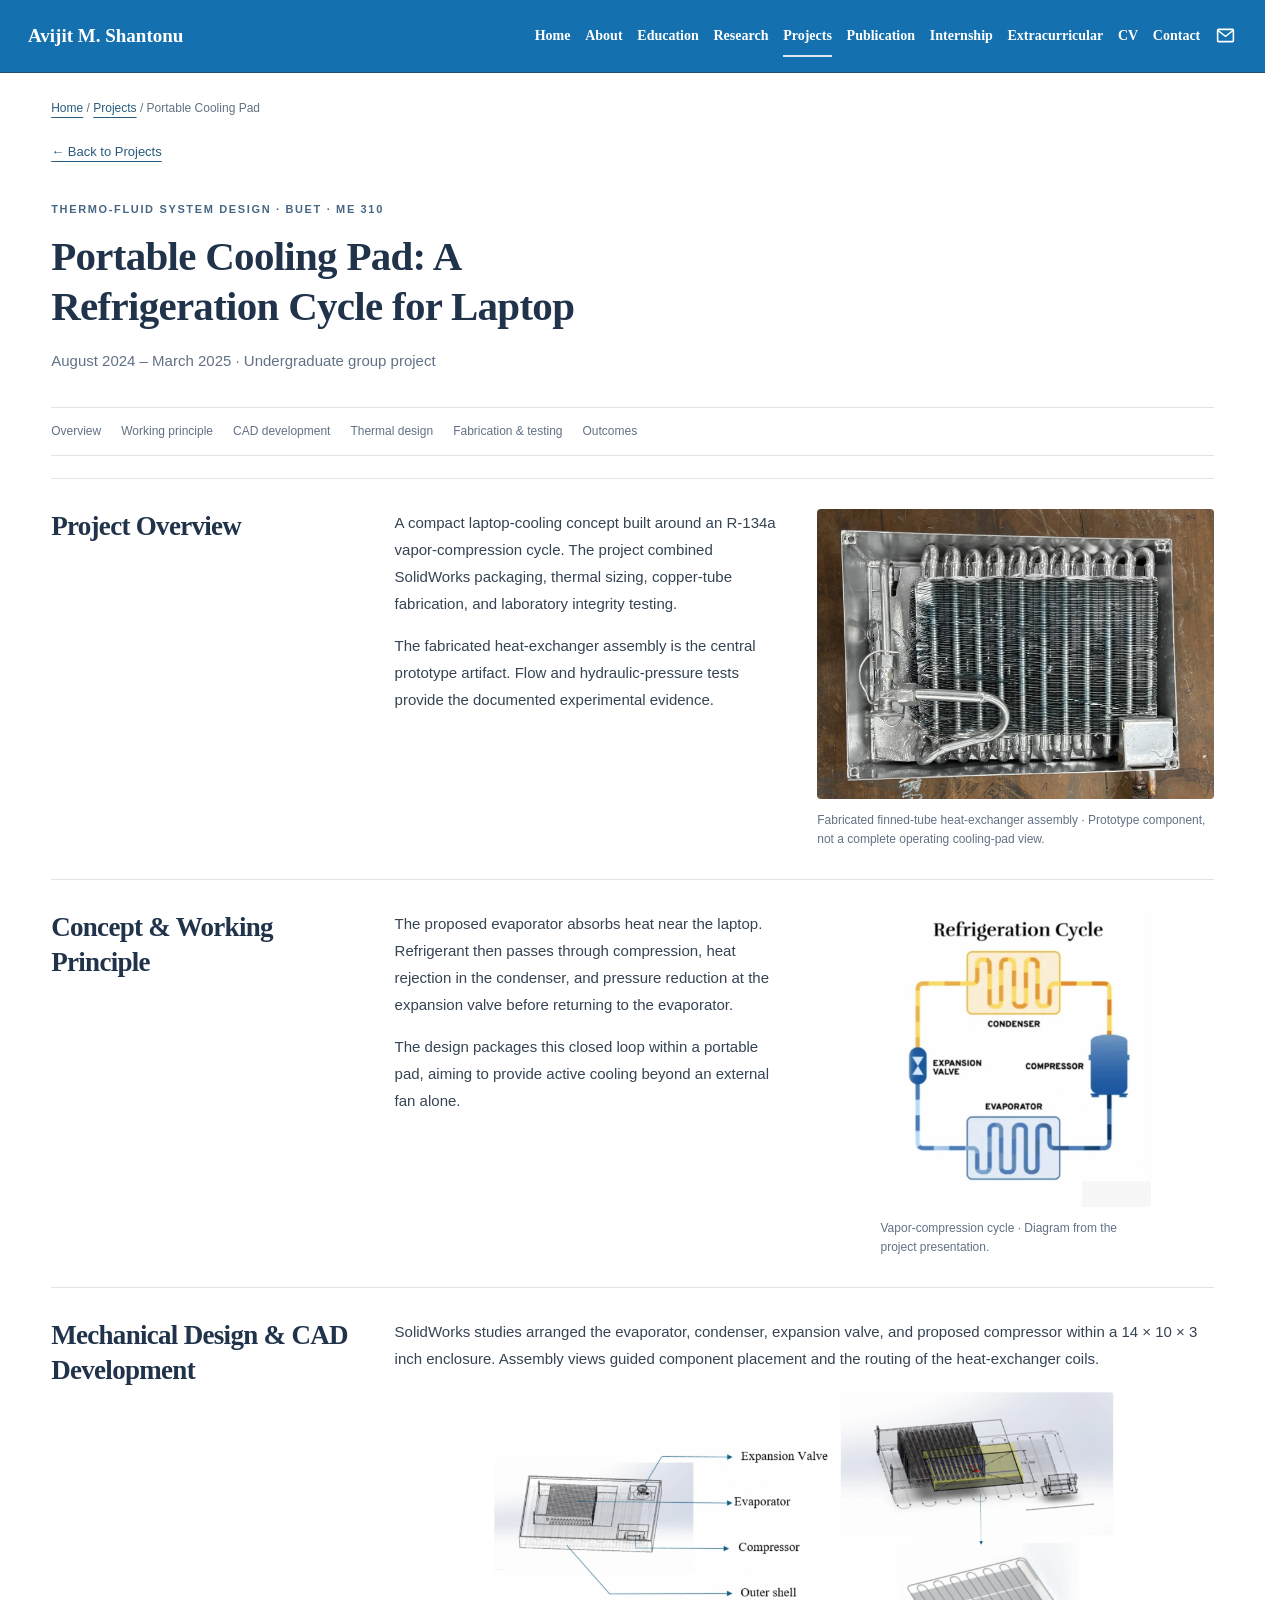
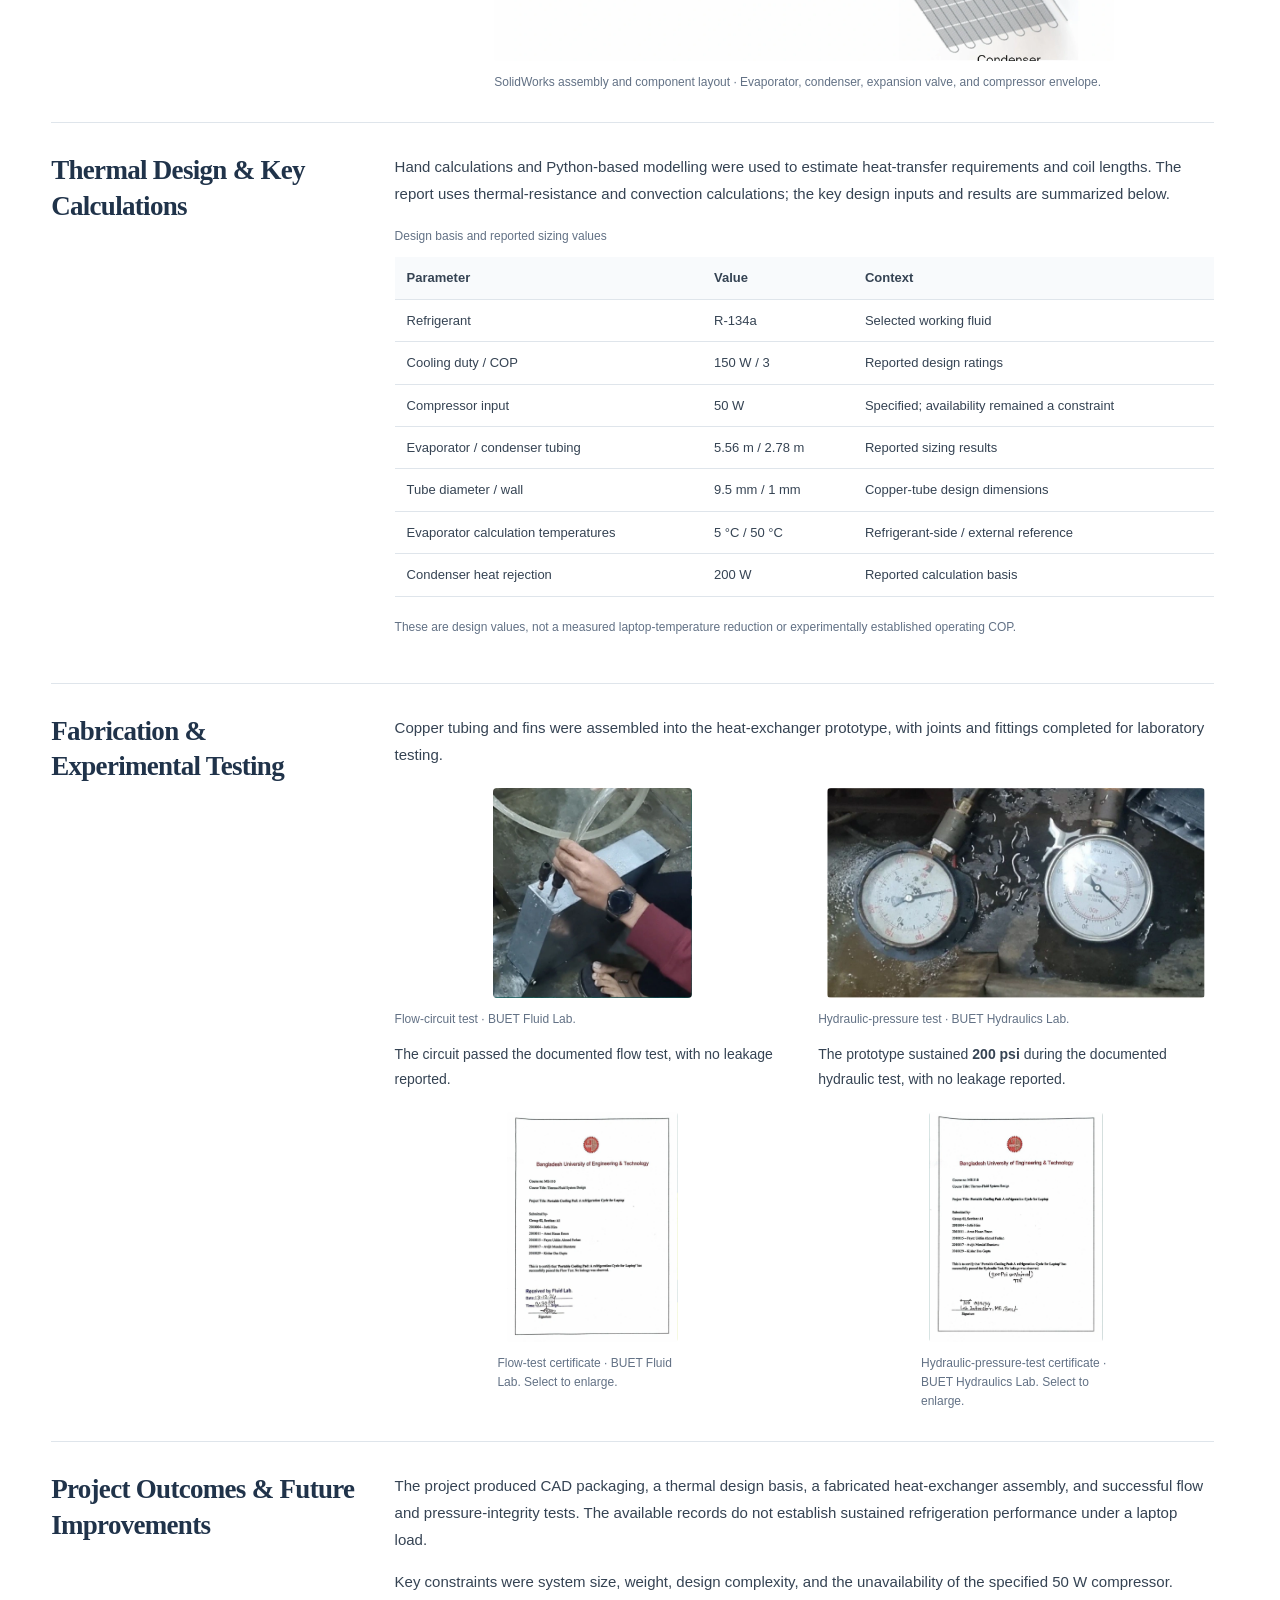
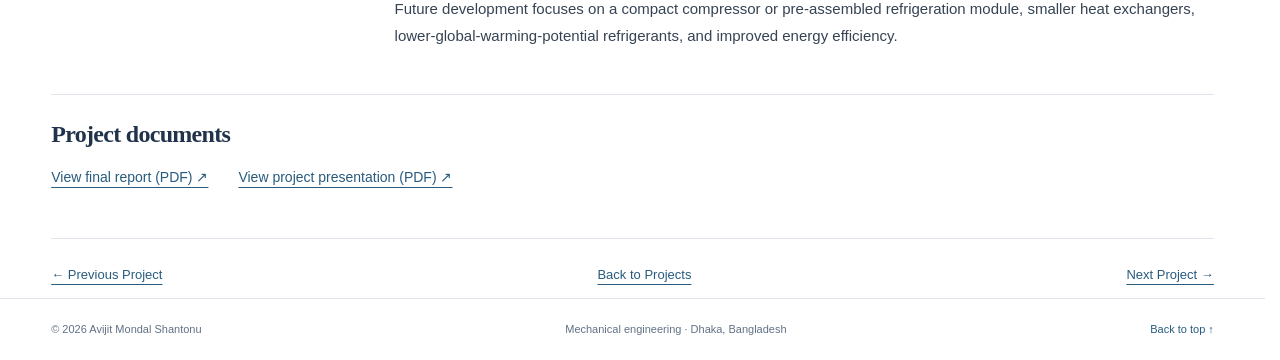
<file: project-cooling-pad.html>
<!doctype html>
<html lang="en"><head><meta charset="utf-8"><meta name="viewport" content="width=device-width,initial-scale=1"><meta name="description" content="Academic portfolio of Avijit Mondal Shantonu: multiphase CFD, droplet dynamics, and thermal engineering."><title>Portable Cooling Pad: A Refrigeration Cycle for Laptop | Avijit Mondal Shantonu</title><link rel="stylesheet" href="education.css"><link rel="stylesheet" href="navigation.css"><link rel="stylesheet" href="project-detail.css"><link rel="stylesheet" href="planter.css"><link rel="stylesheet" href="cooling.css"></head><body><a class="skip" href="#main">Skip to content</a><header><nav class="wrap" aria-label="Main navigation"><a class="brand" href="index.html">Avijit M. Shantonu</a><button class="menu-toggle" type="button" aria-expanded="false" aria-controls="nav-links">Menu</button><div class="links" id="nav-links"><a href="index.html">Home</a><a href="about.html">About</a><a href="education.html">Education</a><a href="research.html">Research</a><a href="projects.html" aria-current="page">Projects</a><a href="publications.html">Publication</a><a href="internship.html">Internship</a><a href="extracurricular.html">Extracurricular</a><a href="cv.html">CV</a><a href="contact.html">Contact</a><a class="email-link" href="mailto:avijitmondal.me.buet@gmail.com" aria-label="Email Avijit Mondal Shantonu"><svg viewBox="0 0 24 24" width="21" height="21" fill="none" stroke="currentColor" stroke-width="1.8" aria-hidden="true"><rect x="3" y="5" width="18" height="14" rx="1"/><path d="m3 6 9 7 9-7"/></svg></a></div></nav></header><main id="main" class="wrap page-main cooling-page"><div class="breadcrumbs"><a href="index.html">Home</a> / <a href="projects.html">Projects</a> / Portable Cooling Pad</div><div class="detail-back"><a href="projects.html">← Back to Projects</a></div><div class="detail-intro"><div class="eyebrow">Thermo-Fluid System Design · BUET · ME 310</div><h1>Portable Cooling Pad: A Refrigeration Cycle for Laptop</h1><p class="detail-date">August 2024 – March 2025 · Undergraduate group project</p></div><nav class="project-sections" aria-label="Project sections"><a href="#overview">Overview</a><a href="#principle">Working principle</a><a href="#cad">CAD development</a><a href="#thermal">Thermal design</a><a href="#testing">Fabrication &amp; testing</a><a href="#outcomes">Outcomes</a></nav><section class="detail-section" id="overview"><h2>Project Overview</h2><div><div class="cooling-pair"><div><p>A compact laptop-cooling concept built around an R-134a vapor-compression cycle. The project combined SolidWorks packaging, thermal sizing, copper-tube fabrication, and laboratory integrity testing.</p><p>The fabricated heat-exchanger assembly is the central prototype artifact. Flow and hydraulic-pressure tests provide the documented experimental evidence.</p></div><figure><a class="planter-photo" data-planter-photo href="assets/projects/cooling-heat-exchanger-horizontal.webp" aria-label="Enlarge: Fabricated finned-tube heat-exchanger assembly · Prototype component, not a complete operating cooling-pad view."><img src="assets/projects/cooling-heat-exchanger-horizontal.webp" alt="Fabricated finned-tube heat-exchanger assembly · Prototype component, not a complete operating cooling-pad view." width="1400" height="1021" loading="lazy"></a><figcaption>Fabricated finned-tube heat-exchanger assembly · Prototype component, not a complete operating cooling-pad view.</figcaption></figure></div></div></section><section class="detail-section" id="principle"><h2>Concept &amp; Working Principle</h2><div><div class="cooling-pair"><div><p>The proposed evaporator absorbs heat near the laptop. Refrigerant then passes through compression, heat rejection in the condenser, and pressure reduction at the expansion valve before returning to the evaporator.</p><p>The design packages this closed loop within a portable pad, aiming to provide active cooling beyond an external fan alone.</p></div><figure><a class="planter-photo" data-planter-photo href="assets/cooling/cycle.webp" aria-label="Enlarge: Vapor-compression cycle · Diagram from the project presentation."><img src="assets/cooling/cycle.webp" alt="Vapor-compression cycle · Diagram from the project presentation." width="786" height="864" loading="lazy"></a><figcaption>Vapor-compression cycle · Diagram from the project presentation.</figcaption></figure></div></div></section><section class="detail-section" id="cad"><h2>Mechanical Design &amp; CAD Development</h2><div><p>SolidWorks studies arranged the evaporator, condenser, expansion valve, and proposed compressor within a 14 × 10 × 3 inch enclosure. Assembly views guided component placement and the routing of the heat-exchanger coils.</p><figure><a class="planter-photo" data-planter-photo href="assets/cooling/cad.webp" aria-label="Enlarge: SolidWorks assembly and component layout · Evaporator, condenser, expansion valve, and compressor envelope."><img src="assets/cooling/cad.webp" alt="SolidWorks assembly and component layout · Evaporator, condenser, expansion valve, and compressor envelope." width="1990" height="864" loading="lazy"></a><figcaption>SolidWorks assembly and component layout · Evaporator, condenser, expansion valve, and compressor envelope.</figcaption></figure></div></section><section class="detail-section" id="thermal"><h2>Thermal Design &amp; Key Calculations</h2><div><p>Hand calculations and Python-based modelling were used to estimate heat-transfer requirements and coil lengths. The report uses thermal-resistance and convection calculations; the key design inputs and results are summarized below.</p><div class="cooling-table"><table><caption>Design basis and reported sizing values</caption><thead><tr><th scope="col">Parameter</th><th scope="col">Value</th><th scope="col">Context</th></tr></thead><tbody><tr><th scope="row">Refrigerant</th><td>R-134a</td><td>Selected working fluid</td></tr><tr><th scope="row">Cooling duty / COP</th><td>150 W / 3</td><td>Reported design ratings</td></tr><tr><th scope="row">Compressor input</th><td>50 W</td><td>Specified; availability remained a constraint</td></tr><tr><th scope="row">Evaporator / condenser tubing</th><td>5.56 m / 2.78 m</td><td>Reported sizing results</td></tr><tr><th scope="row">Tube diameter / wall</th><td>9.5 mm / 1 mm</td><td>Copper-tube design dimensions</td></tr><tr><th scope="row">Evaporator calculation temperatures</th><td>5 °C / 50 °C</td><td>Refrigerant-side / external reference</td></tr><tr><th scope="row">Condenser heat rejection</th><td>200 W</td><td>Reported calculation basis</td></tr></tbody></table></div><p class="media-note">These are design values, not a measured laptop-temperature reduction or experimentally established operating COP.</p></div></section><section class="detail-section" id="testing"><h2>Fabrication &amp; Experimental Testing</h2><div><p>Copper tubing and fins were assembled into the heat-exchanger prototype, with joints and fittings completed for laboratory testing.</p><div class="test-evidence"><div><figure><a class="planter-photo" data-planter-photo href="assets/cooling/flow-test.webp" aria-label="Enlarge: Flow-circuit test · BUET Fluid Lab."><img src="assets/cooling/flow-test.webp" alt="Flow-circuit test · BUET Fluid Lab." width="488" height="516" loading="lazy"></a><figcaption>Flow-circuit test · BUET Fluid Lab.</figcaption></figure><p>The circuit passed the documented flow test, with no leakage reported.</p><figure class="test-certificate"><a class="planter-photo" data-planter-photo href="assets/cooling/flow-test-certificate.webp" aria-label="Enlarge: Flow-test certificate · BUET Fluid Lab."><img src="assets/cooling/flow-test-certificate.webp" alt="Flow-test certificate · BUET Fluid Lab." width="772" height="1040" loading="lazy"></a><figcaption>Flow-test certificate · BUET Fluid Lab. Select to enlarge.</figcaption></figure></div><div><figure><a class="planter-photo" data-planter-photo href="assets/cooling/pressure-test.webp" aria-label="Enlarge: Hydraulic-pressure test · BUET Hydraulics Lab."><img src="assets/cooling/pressure-test.webp" alt="Hydraulic-pressure test · BUET Hydraulics Lab." width="850" height="472" loading="lazy"></a><figcaption>Hydraulic-pressure test · BUET Hydraulics Lab.</figcaption></figure><p>The prototype sustained <strong>200 psi</strong> during the documented hydraulic test, with no leakage reported.</p><figure class="test-certificate"><a class="planter-photo" data-planter-photo href="assets/cooling/pressure-test-certificate.webp" aria-label="Enlarge: Hydraulic-pressure-test certificate · BUET Hydraulics Lab."><img src="assets/cooling/pressure-test-certificate.webp" alt="Hydraulic-pressure-test certificate · BUET Hydraulics Lab." width="798" height="1050" loading="lazy"></a><figcaption>Hydraulic-pressure-test certificate · BUET Hydraulics Lab. Select to enlarge.</figcaption></figure></div></div></div></section><section class="detail-section" id="outcomes"><h2>Project Outcomes &amp; Future Improvements</h2><div><p>The project produced CAD packaging, a thermal design basis, a fabricated heat-exchanger assembly, and successful flow and pressure-integrity tests. The available records do not establish sustained refrigeration performance under a laptop load.</p><p>Key constraints were system size, weight, design complexity, and the unavailability of the specified 50 W compressor. Future development focuses on a compact compressor or pre-assembled refrigeration module, smaller heat exchangers, lower-global-warming-potential refrigerants, and improved energy efficiency.</p></div></section><div class="project-documents" aria-labelledby="documents-title"><h2 id="documents-title">Project documents</h2><p><a href="assets/cooling/cooling-pad-report.pdf" target="_blank" rel="noopener">View final report (PDF) ↗</a><a href="assets/cooling/cooling-pad-presentation.pdf" target="_blank" rel="noopener">View project presentation (PDF) ↗</a></p></div><nav class="project-pagination" aria-label="Project navigation"><a href="project-precision-planter.html" aria-label="Previous Project: Precision Planter Co-Bot">← Previous Project</a><a href="projects.html">Back to Projects</a><a href="project-microgrid.html" aria-label="Next Project: Hybrid Renewable Microgrid">Next Project →</a></nav></main><dialog class="planter-viewer" aria-label="Project image viewer"><button type="button" autofocus>Close ×</button><img alt=""><p></p></dialog><footer><div class="wrap foot"><span>© 2026 Avijit Mondal Shantonu</span><span>Mechanical engineering · Dhaka, Bangladesh</span><a href="#main">Back to top ↑</a></div></footer><script>
const menu=document.querySelector('.menu-toggle');
const links=document.getElementById('nav-links');
function closeMenu(){links.classList.remove('is-open');menu.setAttribute('aria-expanded','false');}
menu.addEventListener('click',()=>{const open=menu.getAttribute('aria-expanded')!=='true';links.classList.toggle('is-open',open);menu.setAttribute('aria-expanded',String(open));});
links.addEventListener('click',e=>{if(e.target.closest('a'))closeMenu();});
document.addEventListener('keydown',e=>{if(e.key==='Escape'&&links.classList.contains('is-open')){closeMenu();menu.focus();}});
</script><noscript><style>@media(max-width:1100px){.links{display:flex}.menu-toggle{display:none}header{position:static}}</style></noscript><script src="cooling.js"></script></body></html>
</file>
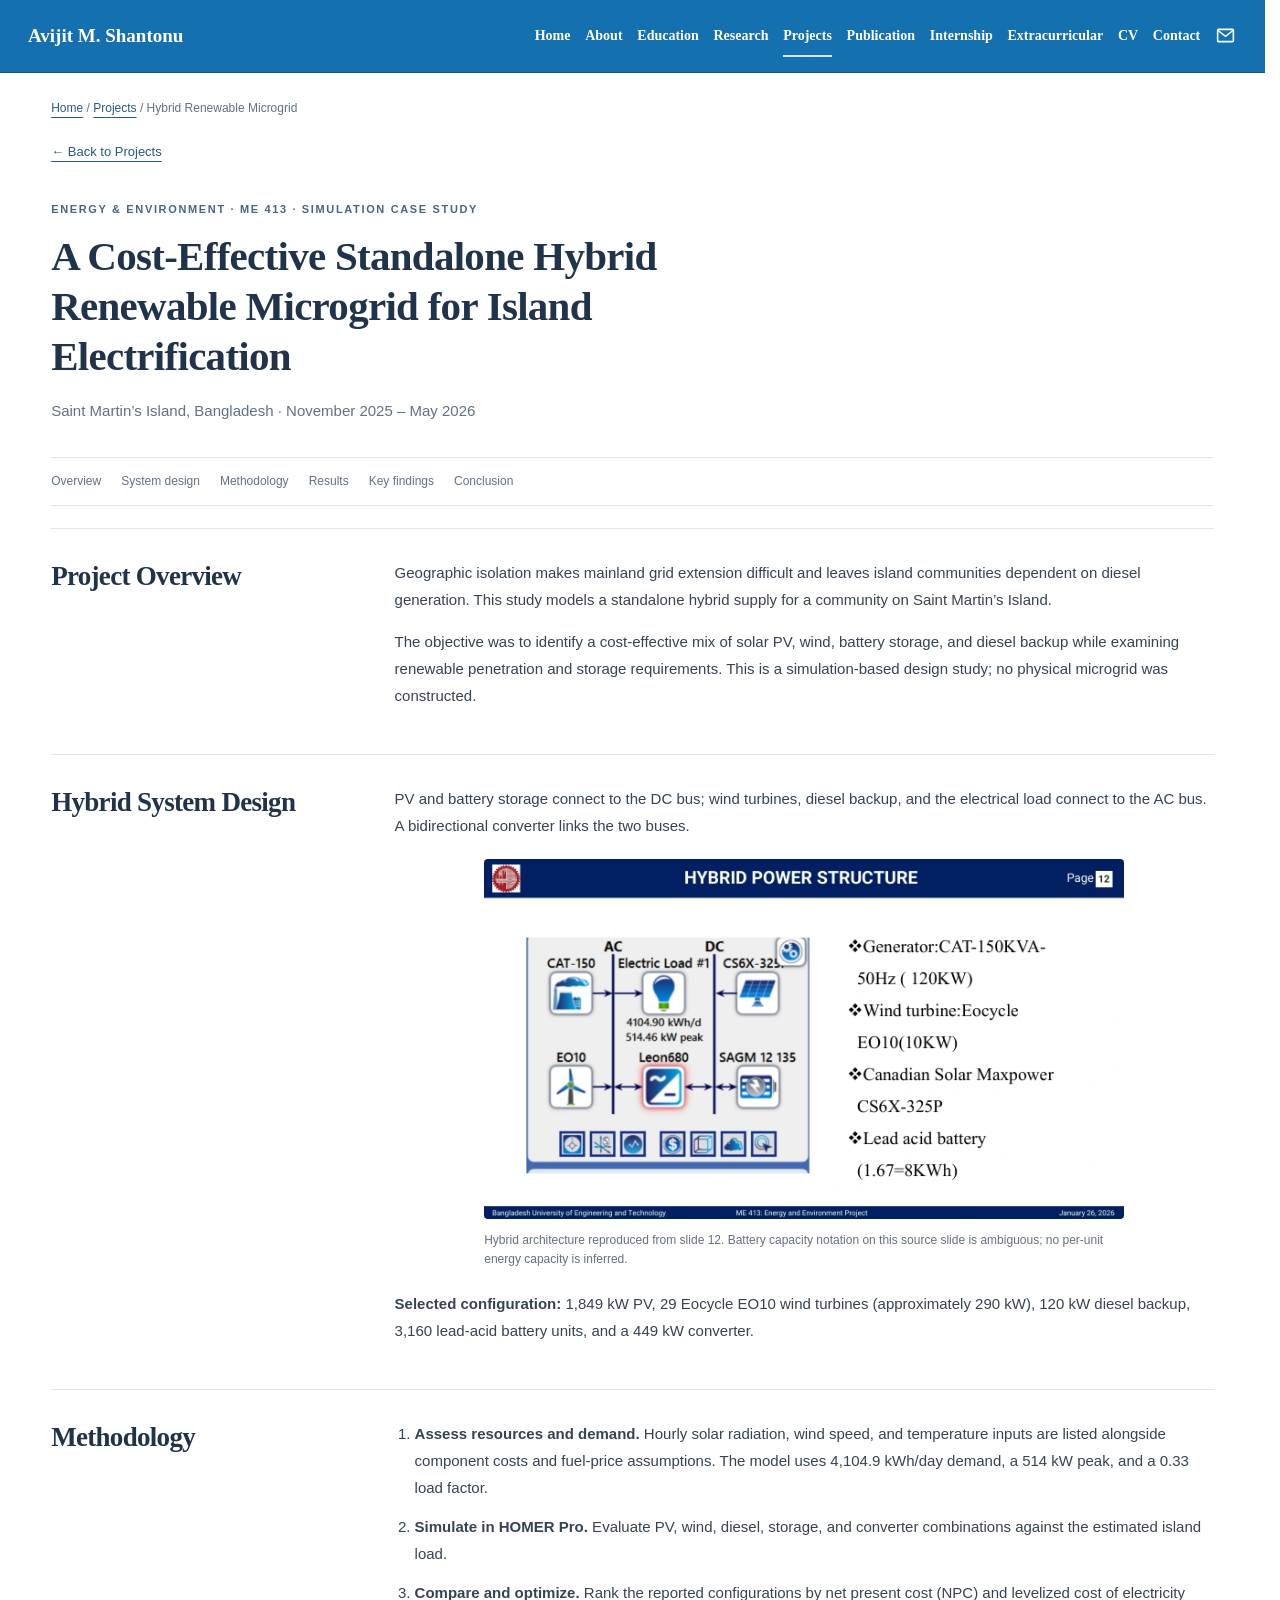
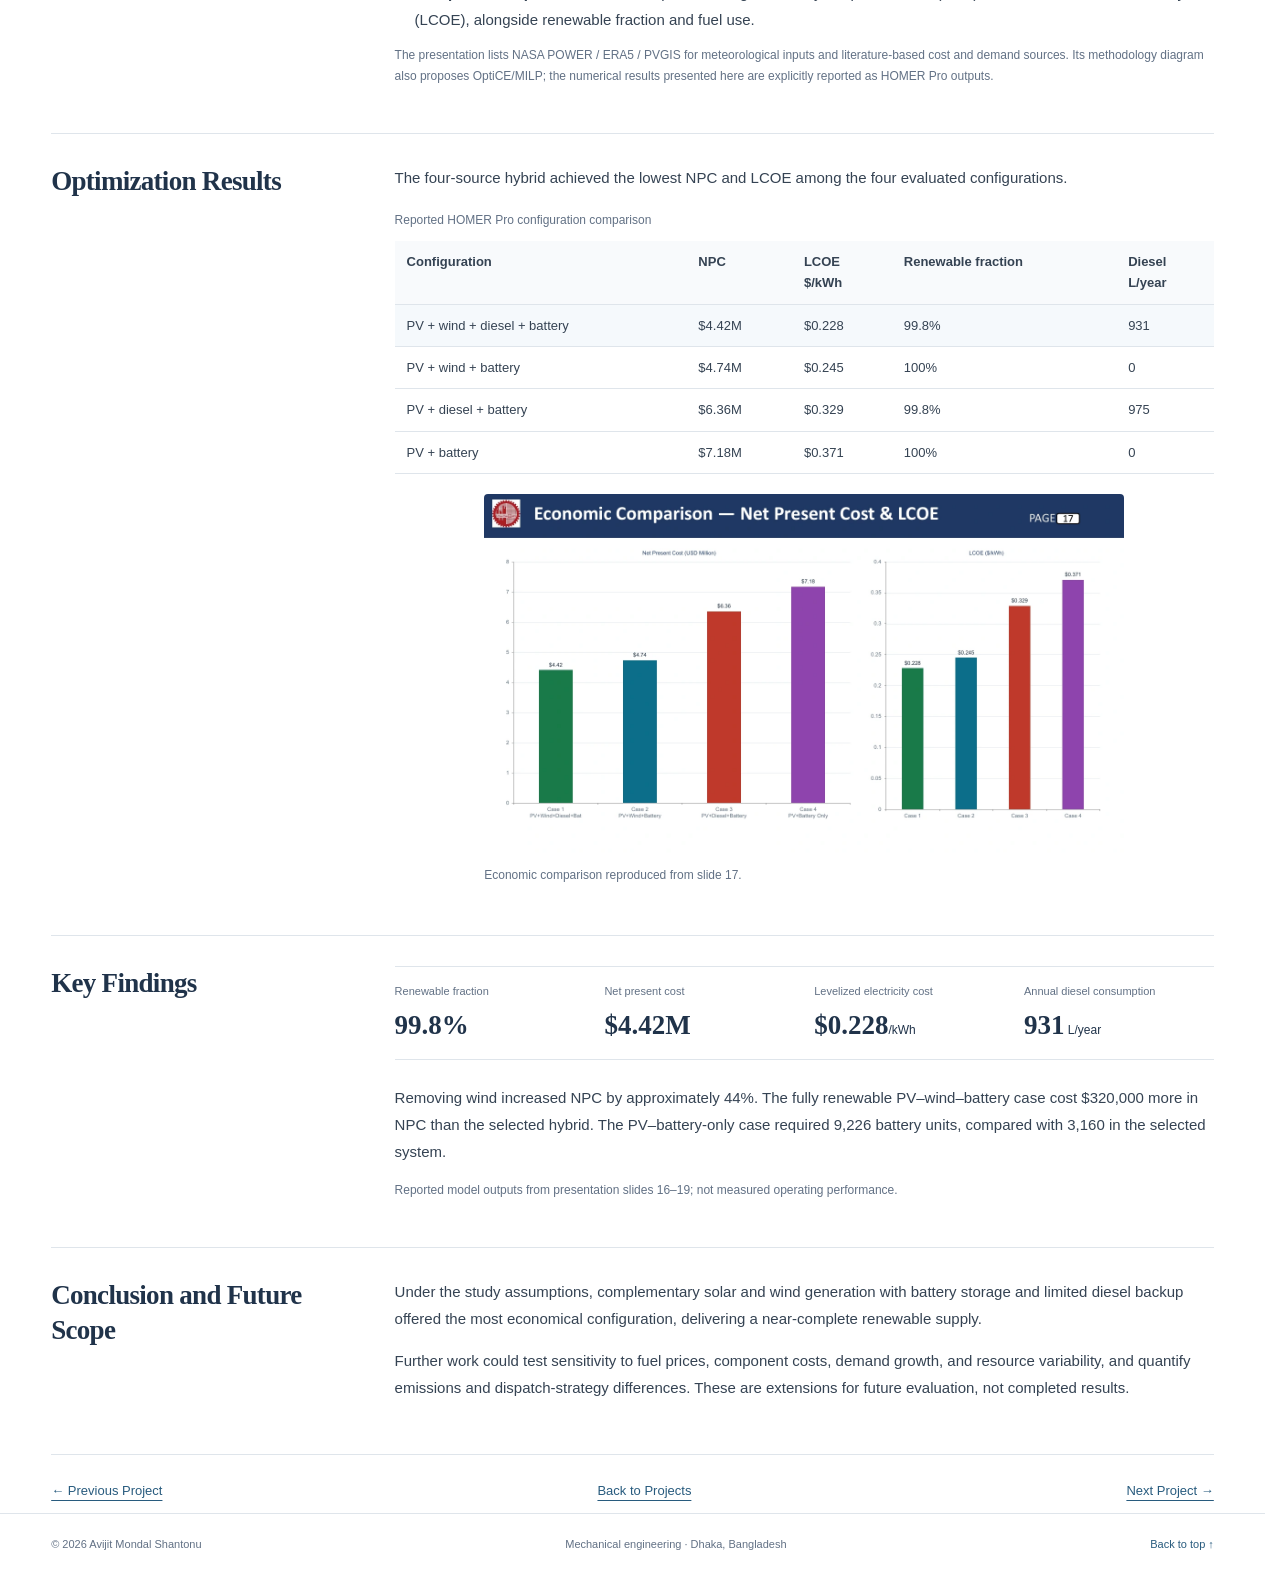
<file: project-microgrid.html>
<!doctype html>
<html lang="en"><head><meta charset="utf-8"><meta name="viewport" content="width=device-width,initial-scale=1"><meta name="description" content="Academic portfolio of Avijit Mondal Shantonu: multiphase CFD, droplet dynamics, and thermal engineering."><title>Hybrid Renewable Microgrid | Avijit Mondal Shantonu</title><link rel="stylesheet" href="education.css"><link rel="stylesheet" href="navigation.css"><link rel="stylesheet" href="project-detail.css"><link rel="stylesheet" href="planter.css"><link rel="stylesheet" href="cooling.css"><link rel="stylesheet" href="microgrid.css"></head><body><a class="skip" href="#main">Skip to content</a><header><nav class="wrap" aria-label="Main navigation"><a class="brand" href="index.html">Avijit M. Shantonu</a><button class="menu-toggle" type="button" aria-expanded="false" aria-controls="nav-links">Menu</button><div class="links" id="nav-links"><a href="index.html">Home</a><a href="about.html">About</a><a href="education.html">Education</a><a href="research.html">Research</a><a href="projects.html" aria-current="page">Projects</a><a href="publications.html">Publication</a><a href="internship.html">Internship</a><a href="extracurricular.html">Extracurricular</a><a href="cv.html">CV</a><a href="contact.html">Contact</a><a class="email-link" href="mailto:avijitmondal.me.buet@gmail.com" aria-label="Email Avijit Mondal Shantonu"><svg viewBox="0 0 24 24" width="21" height="21" fill="none" stroke="currentColor" stroke-width="1.8" aria-hidden="true"><rect x="3" y="5" width="18" height="14" rx="1"/><path d="m3 6 9 7 9-7"/></svg></a></div></nav></header><main id="main" class="wrap page-main cooling-page microgrid-page"><div class="breadcrumbs"><a href="index.html">Home</a> / <a href="projects.html">Projects</a> / Hybrid Renewable Microgrid</div><div class="detail-back"><a href="projects.html">← Back to Projects</a></div><div class="detail-intro"><div class="eyebrow">Energy &amp; Environment · ME 413 · Simulation case study</div><h1>A Cost-Effective Standalone Hybrid Renewable Microgrid for Island Electrification</h1><p class="detail-date">Saint Martin’s Island, Bangladesh · November 2025 – May 2026</p></div><nav class="project-sections" aria-label="Project sections"><a href="#overview">Overview</a><a href="#system">System design</a><a href="#methodology">Methodology</a><a href="#results">Results</a><a href="#findings">Key findings</a><a href="#conclusion">Conclusion</a></nav><section class="detail-section" id="overview"><h2>Project Overview</h2><div><p>Geographic isolation makes mainland grid extension difficult and leaves island communities dependent on diesel generation. This study models a standalone hybrid supply for a community on Saint Martin’s Island.</p><p>The objective was to identify a cost-effective mix of solar PV, wind, battery storage, and diesel backup while examining renewable penetration and storage requirements. This is a simulation-based design study; no physical microgrid was constructed.</p></div></section><section class="detail-section" id="system"><h2>Hybrid System Design</h2><div><p>PV and battery storage connect to the DC bus; wind turbines, diesel backup, and the electrical load connect to the AC bus. A bidirectional converter links the two buses.</p><figure><a href="assets/projects/microgrid-architecture.webp" target="_blank" rel="noopener" aria-label="Enlarge: Original hybrid power structure showing AC and DC buses, PV, wind, diesel, batteries and converter"><img src="assets/projects/microgrid-architecture.webp" alt="Original hybrid power structure showing AC and DC buses, PV, wind, diesel, batteries and converter" width="1400" height="788" loading="lazy"></a><figcaption>Hybrid architecture reproduced from slide 12. Battery capacity notation on this source slide is ambiguous; no per-unit energy capacity is inferred.</figcaption></figure><p><strong>Selected configuration:</strong> 1,849 kW PV, 29 Eocycle EO10 wind turbines (approximately 290 kW), 120 kW diesel backup, 3,160 lead-acid battery units, and a 449 kW converter.</p></div></section><section class="detail-section" id="methodology"><h2>Methodology</h2><div><ol class="micro-method"><li><strong>Assess resources and demand.</strong> Hourly solar radiation, wind speed, and temperature inputs are listed alongside component costs and fuel-price assumptions. The model uses 4,104.9 kWh/day demand, a 514 kW peak, and a 0.33 load factor.</li><li><strong>Simulate in HOMER Pro.</strong> Evaluate PV, wind, diesel, storage, and converter combinations against the estimated island load.</li><li><strong>Compare and optimize.</strong> Rank the reported configurations by net present cost (NPC) and levelized cost of electricity (LCOE), alongside renewable fraction and fuel use.</li></ol><p class="media-note">The presentation lists NASA POWER / ERA5 / PVGIS for meteorological inputs and literature-based cost and demand sources. Its methodology diagram also proposes OptiCE/MILP; the numerical results presented here are explicitly reported as HOMER Pro outputs.</p></div></section><section class="detail-section" id="results"><h2>Optimization Results</h2><div><p>The four-source hybrid achieved the lowest NPC and LCOE among the four evaluated configurations.</p><div class="cooling-table"><table><caption>Reported HOMER Pro configuration comparison</caption><thead><tr><th scope="col">Configuration</th><th scope="col">NPC</th><th scope="col">LCOE<br>$/kWh</th><th scope="col">Renewable fraction</th><th scope="col">Diesel<br>L/year</th></tr></thead><tbody><tr><th scope="row">PV + wind + diesel + battery</th><td>$4.42M</td><td>$0.228</td><td>99.8%</td><td>931</td></tr><tr><th scope="row">PV + wind + battery</th><td>$4.74M</td><td>$0.245</td><td>100%</td><td>0</td></tr><tr><th scope="row">PV + diesel + battery</th><td>$6.36M</td><td>$0.329</td><td>99.8%</td><td>975</td></tr><tr><th scope="row">PV + battery</th><td>$7.18M</td><td>$0.371</td><td>100%</td><td>0</td></tr></tbody></table></div><figure><a href="assets/projects/microgrid-economics.webp" target="_blank" rel="noopener" aria-label="Enlarge: Bar charts comparing net present costs and LCOE for the four simulated architectures"><img src="assets/projects/microgrid-economics.webp" alt="Bar charts comparing net present costs and LCOE for the four simulated architectures" width="1400" height="788" loading="lazy"></a><figcaption>Economic comparison reproduced from slide 17.</figcaption></figure></div></section><section class="detail-section" id="findings"><h2>Key Findings</h2><div><dl class="micro-kpis"><div><dt>Renewable fraction</dt><dd>99.8%</dd></div><div><dt>Net present cost</dt><dd>$4.42M</dd></div><div><dt>Levelized electricity cost</dt><dd>$0.228<span>/kWh</span></dd></div><div><dt>Annual diesel consumption</dt><dd>931<span> L/year</span></dd></div></dl><p>Removing wind increased NPC by approximately 44%. The fully renewable PV–wind–battery case cost $320,000 more in NPC than the selected hybrid. The PV–battery-only case required 9,226 battery units, compared with 3,160 in the selected system.</p><p class="media-note">Reported model outputs from presentation slides 16–19; not measured operating performance.</p></div></section><section class="detail-section" id="conclusion"><h2>Conclusion and Future Scope</h2><div><p>Under the study assumptions, complementary solar and wind generation with battery storage and limited diesel backup offered the most economical configuration, delivering a near-complete renewable supply.</p><p>Further work could test sensitivity to fuel prices, component costs, demand growth, and resource variability, and quantify emissions and dispatch-strategy differences. These are extensions for future evaluation, not completed results.</p></div></section><nav class="project-pagination" aria-label="Project navigation"><a href="project-cooling-pad.html">← Previous Project</a><a href="projects.html">Back to Projects</a><a href="project-precision-planter.html">Next Project →</a></nav></main><footer><div class="wrap foot"><span>© 2026 Avijit Mondal Shantonu</span><span>Mechanical engineering · Dhaka, Bangladesh</span><a href="#main">Back to top ↑</a></div></footer><script>
const menu=document.querySelector('.menu-toggle');
const links=document.getElementById('nav-links');
function closeMenu(){links.classList.remove('is-open');menu.setAttribute('aria-expanded','false');}
menu.addEventListener('click',()=>{const open=menu.getAttribute('aria-expanded')!=='true';links.classList.toggle('is-open',open);menu.setAttribute('aria-expanded',String(open));});
links.addEventListener('click',e=>{if(e.target.closest('a'))closeMenu();});
document.addEventListener('keydown',e=>{if(e.key==='Escape'&&links.classList.contains('is-open')){closeMenu();menu.focus();}});
</script><noscript><style>@media(max-width:1100px){.links{display:flex}.menu-toggle{display:none}header{position:static}}</style></noscript></body></html>
</file>
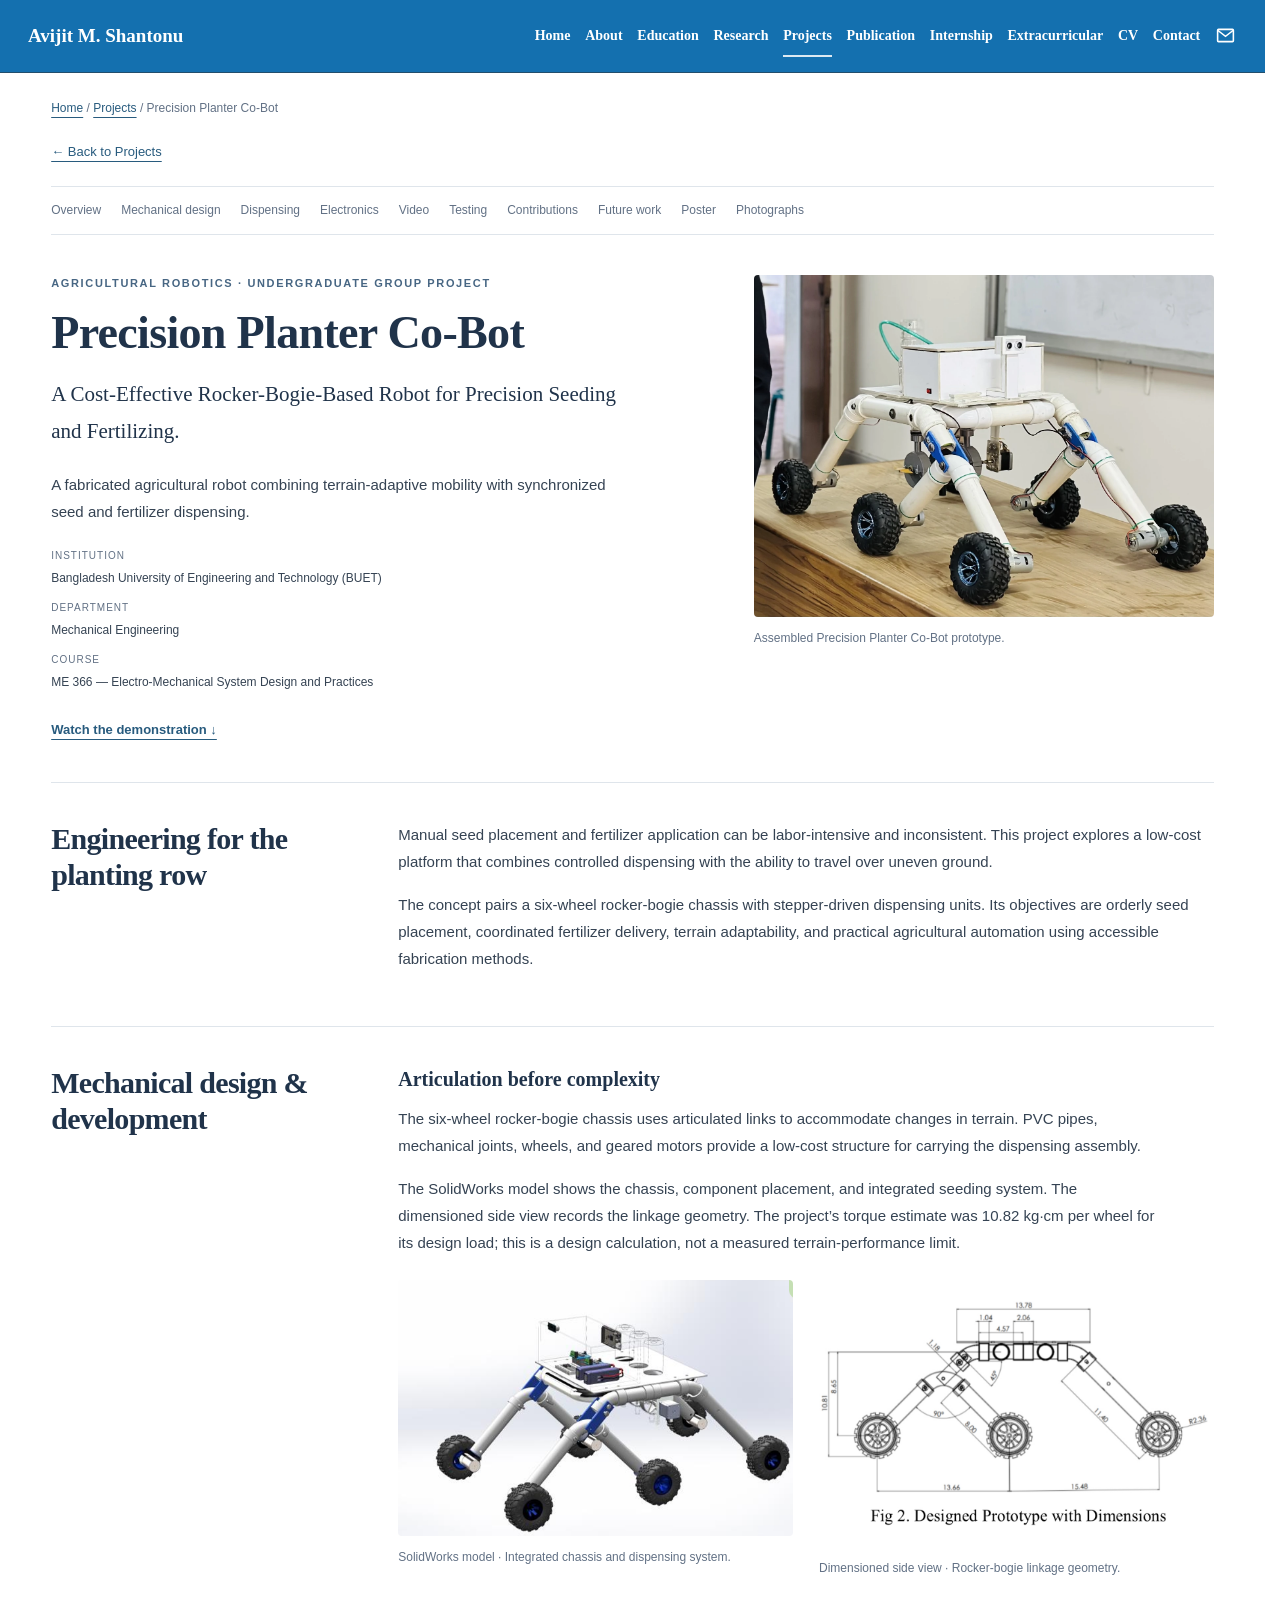
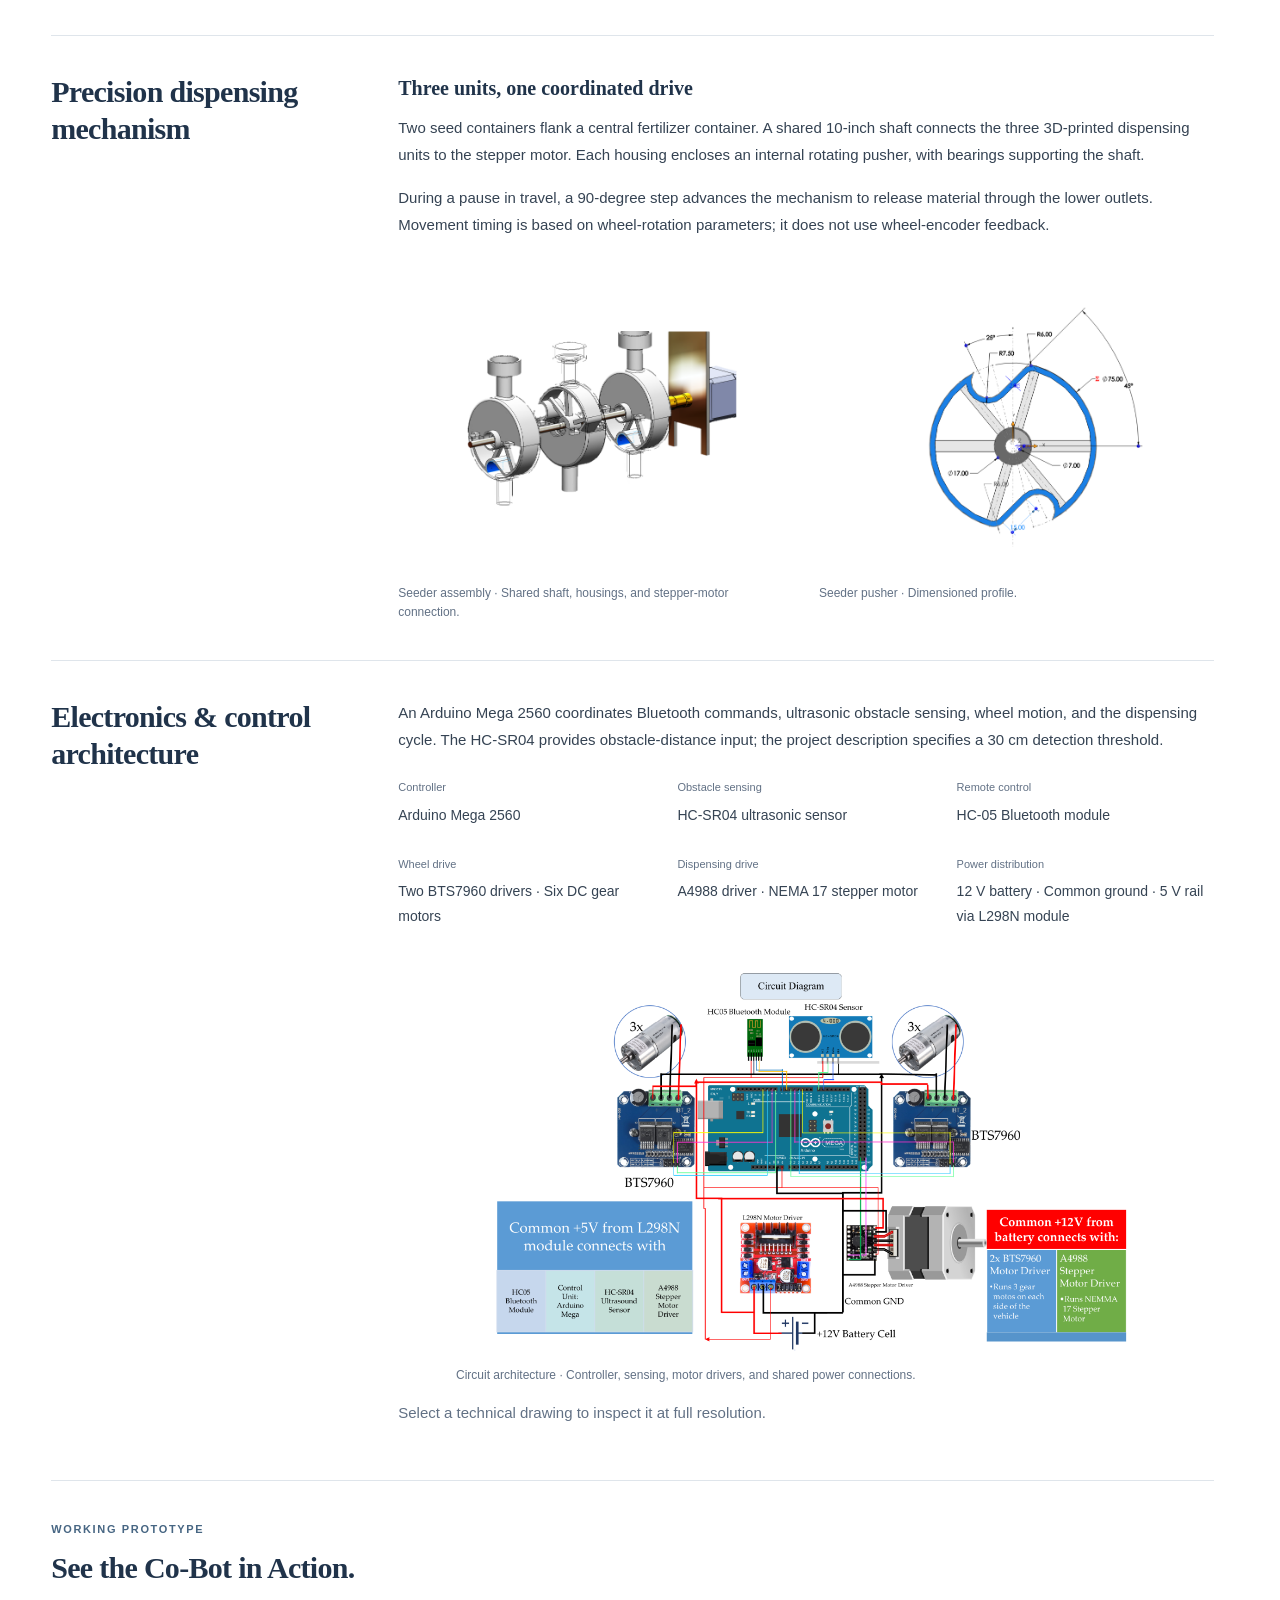
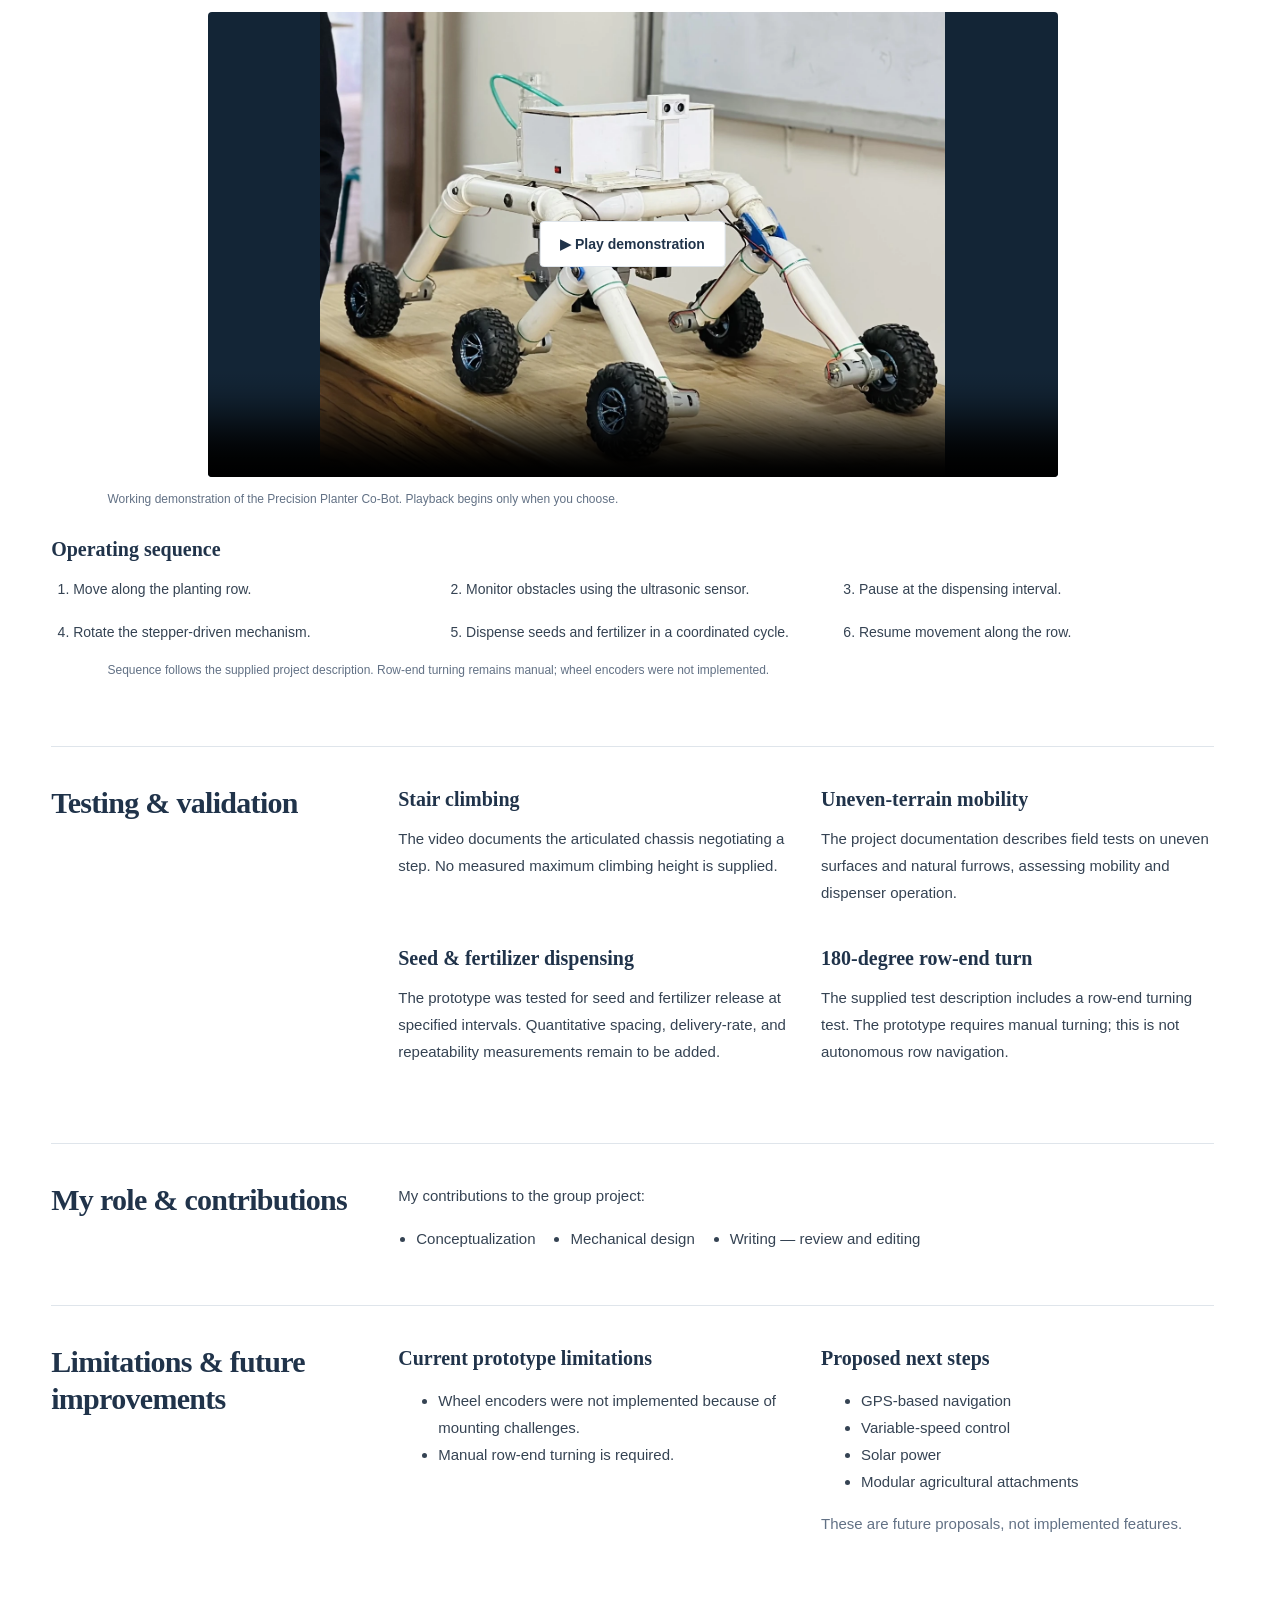
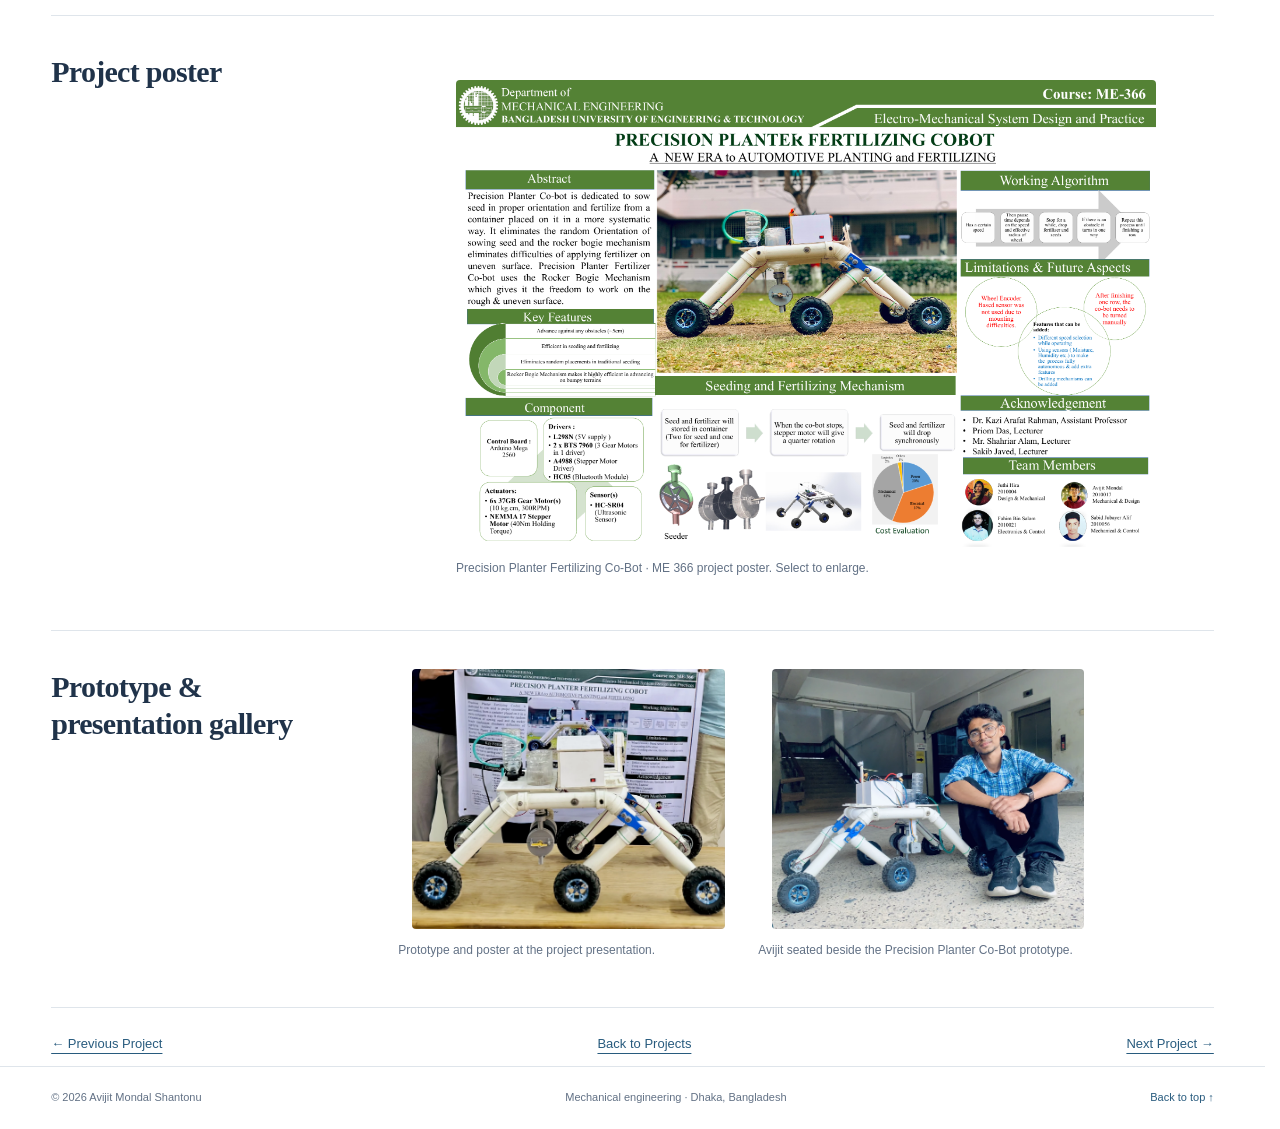
<file: project-precision-planter.html>
<!doctype html>
<html lang="en"><head><meta charset="utf-8"><meta name="viewport" content="width=device-width,initial-scale=1"><meta name="description" content="Academic portfolio of Avijit Mondal Shantonu: multiphase CFD, droplet dynamics, and thermal engineering."><title>Precision Planter Co-Bot | Avijit Mondal Shantonu</title><link rel="stylesheet" href="education.css"><link rel="stylesheet" href="navigation.css"><link rel="stylesheet" href="project-detail.css"><link rel="stylesheet" href="planter.css"></head><body><a class="skip" href="#main">Skip to content</a><header><nav class="wrap" aria-label="Main navigation"><a class="brand" href="index.html">Avijit M. Shantonu</a><button class="menu-toggle" type="button" aria-expanded="false" aria-controls="nav-links">Menu</button><div class="links" id="nav-links"><a href="index.html">Home</a><a href="about.html">About</a><a href="education.html">Education</a><a href="research.html">Research</a><a href="projects.html" aria-current="page">Projects</a><a href="publications.html">Publication</a><a href="internship.html">Internship</a><a href="extracurricular.html">Extracurricular</a><a href="cv.html">CV</a><a href="contact.html">Contact</a><a class="email-link" href="mailto:avijitmondal.me.buet@gmail.com" aria-label="Email Avijit Mondal Shantonu"><svg viewBox="0 0 24 24" width="21" height="21" fill="none" stroke="currentColor" stroke-width="1.8" aria-hidden="true"><rect x="3" y="5" width="18" height="14" rx="1"/><path d="m3 6 9 7 9-7"/></svg></a></div></nav></header><main id="main" class="wrap page-main planter-page"><div class="breadcrumbs"><a href="index.html">Home</a> / <a href="projects.html">Projects</a> / Precision Planter Co-Bot</div><div class="detail-back"><a href="projects.html">← Back to Projects</a></div><nav class="project-sections" aria-label="Project sections"><a href="#overview">Overview</a><a href="#mechanical">Mechanical design</a><a href="#dispensing">Dispensing</a><a href="#control">Electronics</a><a href="#demonstration">Video</a><a href="#validation">Testing</a><a href="#contributions">Contributions</a><a href="#next">Future work</a><a href="#poster">Poster</a><a href="#gallery">Photographs</a></nav><section class="planter-hero"><div><div class="eyebrow">Agricultural robotics · Undergraduate group project</div><h1>Precision Planter Co-Bot</h1><p class="planter-subtitle">A Cost-Effective Rocker-Bogie-Based Robot for Precision Seeding and Fertilizing.</p><p>A fabricated agricultural robot combining terrain-adaptive mobility with synchronized seed and fertilizer dispensing.</p><dl class="planter-meta"><dt>Institution</dt><dd>Bangladesh University of Engineering and Technology (BUET)</dd><dt>Department</dt><dd>Mechanical Engineering</dd><dt>Course</dt><dd>ME 366 — Electro-Mechanical System Design and Practices</dd></dl><a class="watch-link" href="#demonstration">Watch the demonstration ↓</a></div><figure><a class="planter-photo" data-planter-photo href="assets/planter/assembled-prototype-original.jpg" aria-label="Enlarge photograph: Assembled Precision Planter Co-Bot prototype."><img src="assets/planter/assembled-prototype.webp" alt="Assembled Precision Planter Co-Bot prototype." width="1400" height="1041" loading="lazy"></a><figcaption>Assembled Precision Planter Co-Bot prototype.</figcaption></figure></section><section class="planter-section" id="overview"><div class="section-label"><h2>Engineering for the planting row</h2></div><div><p>Manual seed placement and fertilizer application can be labor-intensive and inconsistent. This project explores a low-cost platform that combines controlled dispensing with the ability to travel over uneven ground.</p><p>The concept pairs a six-wheel rocker-bogie chassis with stepper-driven dispensing units. Its objectives are orderly seed placement, coordinated fertilizer delivery, terrain adaptability, and practical agricultural automation using accessible fabrication methods.</p></div></section><section class="planter-section" id="mechanical"><div class="section-label"><h2>Mechanical design &amp; development</h2></div><div><div class="engineering-intro"><h3>Articulation before complexity</h3><p>The six-wheel rocker-bogie chassis uses articulated links to accommodate changes in terrain. PVC pipes, mechanical joints, wheels, and geared motors provide a low-cost structure for carrying the dispensing assembly.</p><p>The SolidWorks model shows the chassis, component placement, and integrated seeding system. The dimensioned side view records the linkage geometry. The project’s torque estimate was 10.82 kg·cm per wheel for its design load; this is a design calculation, not a measured terrain-performance limit.</p></div><div class="engineering-pair"><figure class="technical-figure"><a class="planter-photo" data-planter-photo href="assets/planter/solidworks.png" aria-label="Enlarge: SolidWorks model · Integrated chassis and dispensing system."><img src="assets/planter/solidworks.png" alt="SolidWorks model · Integrated chassis and dispensing system." width="1141" height="742" loading="lazy"></a><figcaption>SolidWorks model · Integrated chassis and dispensing system.</figcaption></figure><figure class="technical-figure"><a class="planter-photo" data-planter-photo href="assets/planter/dimensioned-design-original.png" aria-label="Enlarge: Dimensioned side view · Rocker-bogie linkage geometry."><img src="assets/planter/dimensioned-design-original.png" alt="Dimensioned side view · Rocker-bogie linkage geometry." width="1056" height="714" loading="lazy"></a><figcaption>Dimensioned side view · Rocker-bogie linkage geometry.</figcaption></figure></div></div></section><section class="planter-section" id="dispensing"><div class="section-label"><h2>Precision dispensing mechanism</h2></div><div><h3>Three units, one coordinated drive</h3><p>Two seed containers flank a central fertilizer container. A shared 10-inch shaft connects the three 3D-printed dispensing units to the stepper motor. Each housing encloses an internal rotating pusher, with bearings supporting the shaft.</p><p>During a pause in travel, a 90-degree step advances the mechanism to release material through the lower outlets. Movement timing is based on wheel-rotation parameters; it does not use wheel-encoder feedback.</p><div class="engineering-pair seeder-pair"><figure class="technical-figure"><a class="planter-photo" data-planter-photo href="assets/planter/seeder-assembly.png" aria-label="Enlarge: Seeder assembly · Shared shaft, housings, and stepper-motor connection."><img src="assets/planter/seeder-assembly.png" alt="Seeder assembly · Shared shaft, housings, and stepper-motor connection." width="2700" height="2880" loading="lazy"></a><figcaption>Seeder assembly · Shared shaft, housings, and stepper-motor connection.</figcaption></figure><figure class="technical-figure"><a class="planter-photo" data-planter-photo href="assets/planter/seeder-dimensions.png" aria-label="Enlarge: Seeder pusher · Dimensioned profile."><img src="assets/planter/seeder-dimensions.png" alt="Seeder pusher · Dimensioned profile." width="2700" height="2880" loading="lazy"></a><figcaption>Seeder pusher · Dimensioned profile.</figcaption></figure></div></div></section><section class="planter-section" id="control"><div class="section-label"><h2>Electronics &amp; control architecture</h2></div><div><p>An Arduino Mega 2560 coordinates Bluetooth commands, ultrasonic obstacle sensing, wheel motion, and the dispensing cycle. The HC-SR04 provides obstacle-distance input; the project description specifies a 30 cm detection threshold.</p><dl class="control-list"><div><dt>Controller</dt><dd>Arduino Mega 2560</dd></div><div><dt>Obstacle sensing</dt><dd>HC-SR04 ultrasonic sensor</dd></div><div><dt>Remote control</dt><dd>HC-05 Bluetooth module</dd></div><div><dt>Wheel drive</dt><dd>Two BTS7960 drivers · Six DC gear motors</dd></div><div><dt>Dispensing drive</dt><dd>A4988 driver · NEMA 17 stepper motor</dd></div><div><dt>Power distribution</dt><dd>12 V battery · Common ground · 5 V rail via L298N module</dd></div></dl><figure class="technical-figure circuit-figure"><a class="planter-photo" data-planter-photo href="assets/planter/circuit-diagram.png" aria-label="Enlarge: Circuit architecture · Controller, sensing, motor drivers, and shared power connections."><img src="assets/planter/circuit-diagram.png" alt="Circuit architecture · Controller, sensing, motor drivers, and shared power connections." width="4800" height="2700" loading="lazy"></a><figcaption>Circuit architecture · Controller, sensing, motor drivers, and shared power connections.</figcaption></figure><p class="media-note">Select a technical drawing to inspect it at full resolution.</p></div></section><section class="demonstration" id="demonstration"><div class="eyebrow">Working prototype</div><h2>See the Co-Bot in Action.</h2><div class="video-wrap"><video id="planter-video" controls playsinline preload="metadata" poster="assets/planter/assembled-prototype.webp" aria-label="Precision Planter Co-Bot working demonstration" aria-describedby="video-description"><source src="assets/planter/demonstration.mp4?v=20261102-004108" type="video/mp4">Your browser does not support embedded video. <a href="assets/planter/demonstration.mp4?v=20261102-004108">Open the demonstration video</a>.</video><button class="video-play" type="button" aria-label="Play Co-Bot demonstration" hidden>▶ <span>Play demonstration</span></button></div><p id="video-description" class="media-note">Working demonstration of the Precision Planter Co-Bot. Playback begins only when you choose.</p><h3>Operating sequence</h3><ol class="operating-sequence"><li>Move along the planting row.</li><li>Monitor obstacles using the ultrasonic sensor.</li><li>Pause at the dispensing interval.</li><li>Rotate the stepper-driven mechanism.</li><li>Dispense seeds and fertilizer in a coordinated cycle.</li><li>Resume movement along the row.</li></ol><p class="media-note">Sequence follows the supplied project description. Row-end turning remains manual; wheel encoders were not implemented.</p></section><section class="planter-section" id="validation"><div class="section-label"><h2>Testing &amp; validation</h2></div><div><div class="test-list"><div><h3>Stair climbing</h3><p>The video documents the articulated chassis negotiating a step. No measured maximum climbing height is supplied.</p></div><div><h3>Uneven-terrain mobility</h3><p>The project documentation describes field tests on uneven surfaces and natural furrows, assessing mobility and dispenser operation.</p></div><div><h3>Seed &amp; fertilizer dispensing</h3><p>The prototype was tested for seed and fertilizer release at specified intervals. Quantitative spacing, delivery-rate, and repeatability measurements remain to be added.</p></div><div><h3>180-degree row-end turn</h3><p>The supplied test description includes a row-end turning test. The prototype requires manual turning; this is not autonomous row navigation.</p></div></div></div></section><section class="planter-section" id="contributions"><div class="section-label"><h2>My role &amp; contributions</h2></div><div><p>My contributions to the group project:</p><ul class="contribution-list"><li>Conceptualization</li><li>Mechanical design</li><li>Writing — review and editing</li></ul></div></section><section class="planter-section" id="next"><div class="section-label"><h2>Limitations &amp; future improvements</h2></div><div><div class="future-columns"><div><h3>Current prototype limitations</h3><ul><li>Wheel encoders were not implemented because of mounting challenges.</li><li>Manual row-end turning is required.</li></ul></div><div><h3>Proposed next steps</h3><ul><li>GPS-based navigation</li><li>Variable-speed control</li><li>Solar power</li><li>Modular agricultural attachments</li></ul><p class="media-note">These are future proposals, not implemented features.</p></div></div></div></section><section class="planter-section" id="poster"><div class="section-label"><h2>Project poster</h2></div><div><div id="poster-slot"><figure class="technical-figure circuit-figure"><a class="planter-photo" data-planter-photo href="assets/planter/project-poster.png" aria-label="Enlarge project poster"><img src="assets/planter/project-poster.png" alt="Precision Planter Fertilizing Co-Bot project poster: design, mechanism, control, and team." width="2400" height="1601" loading="lazy"></a><figcaption>Precision Planter Fertilizing Co-Bot · ME 366 project poster. Select to enlarge.</figcaption></figure></div></div></section><section class="planter-section" id="gallery"><div class="section-label"><h2>Prototype &amp; presentation gallery</h2></div><div><div class="planter-gallery"><figure><a class="planter-photo" data-planter-photo href="assets/planter/presentation-prototype-original.jpg" aria-label="Enlarge photograph: Prototype and poster at the project presentation."><img src="assets/planter/presentation-prototype.webp" alt="Prototype and poster at the project presentation." width="1400" height="1163" loading="lazy"></a><figcaption>Prototype and poster at the project presentation.</figcaption></figure><figure><a class="planter-photo" data-planter-photo href="assets/projects/planter-prototype-original.jpg" aria-label="Enlarge photograph: Avijit seated beside the Precision Planter Co-Bot prototype."><img src="assets/projects/planter-prototype.webp" alt="Avijit seated beside the Precision Planter Co-Bot prototype." width="1400" height="1166" loading="lazy"></a><figcaption>Avijit seated beside the Precision Planter Co-Bot prototype.</figcaption></figure></div></div></section><nav class="project-pagination" aria-label="Project navigation"><a href="project-microgrid.html" aria-label="Previous Project: Hybrid Renewable Microgrid">← Previous Project</a><a href="projects.html">Back to Projects</a><a href="project-cooling-pad.html" aria-label="Next Project: Portable Cooling Pad">Next Project →</a></nav></main><dialog class="planter-viewer" aria-label="Project image viewer"><button type="button" autofocus>Close ×</button><img alt=""><p></p></dialog><footer><div class="wrap foot"><span>© 2026 Avijit Mondal Shantonu</span><span>Mechanical engineering · Dhaka, Bangladesh</span><a href="#main">Back to top ↑</a></div></footer><script>
const menu=document.querySelector('.menu-toggle');
const links=document.getElementById('nav-links');
function closeMenu(){links.classList.remove('is-open');menu.setAttribute('aria-expanded','false');}
menu.addEventListener('click',()=>{const open=menu.getAttribute('aria-expanded')!=='true';links.classList.toggle('is-open',open);menu.setAttribute('aria-expanded',String(open));});
links.addEventListener('click',e=>{if(e.target.closest('a'))closeMenu();});
document.addEventListener('keydown',e=>{if(e.key==='Escape'&&links.classList.contains('is-open')){closeMenu();menu.focus();}});
</script><noscript><style>@media(max-width:1100px){.links{display:flex}.menu-toggle{display:none}header{position:static}}</style></noscript><script src="planter.js"></script></body></html>
</file>
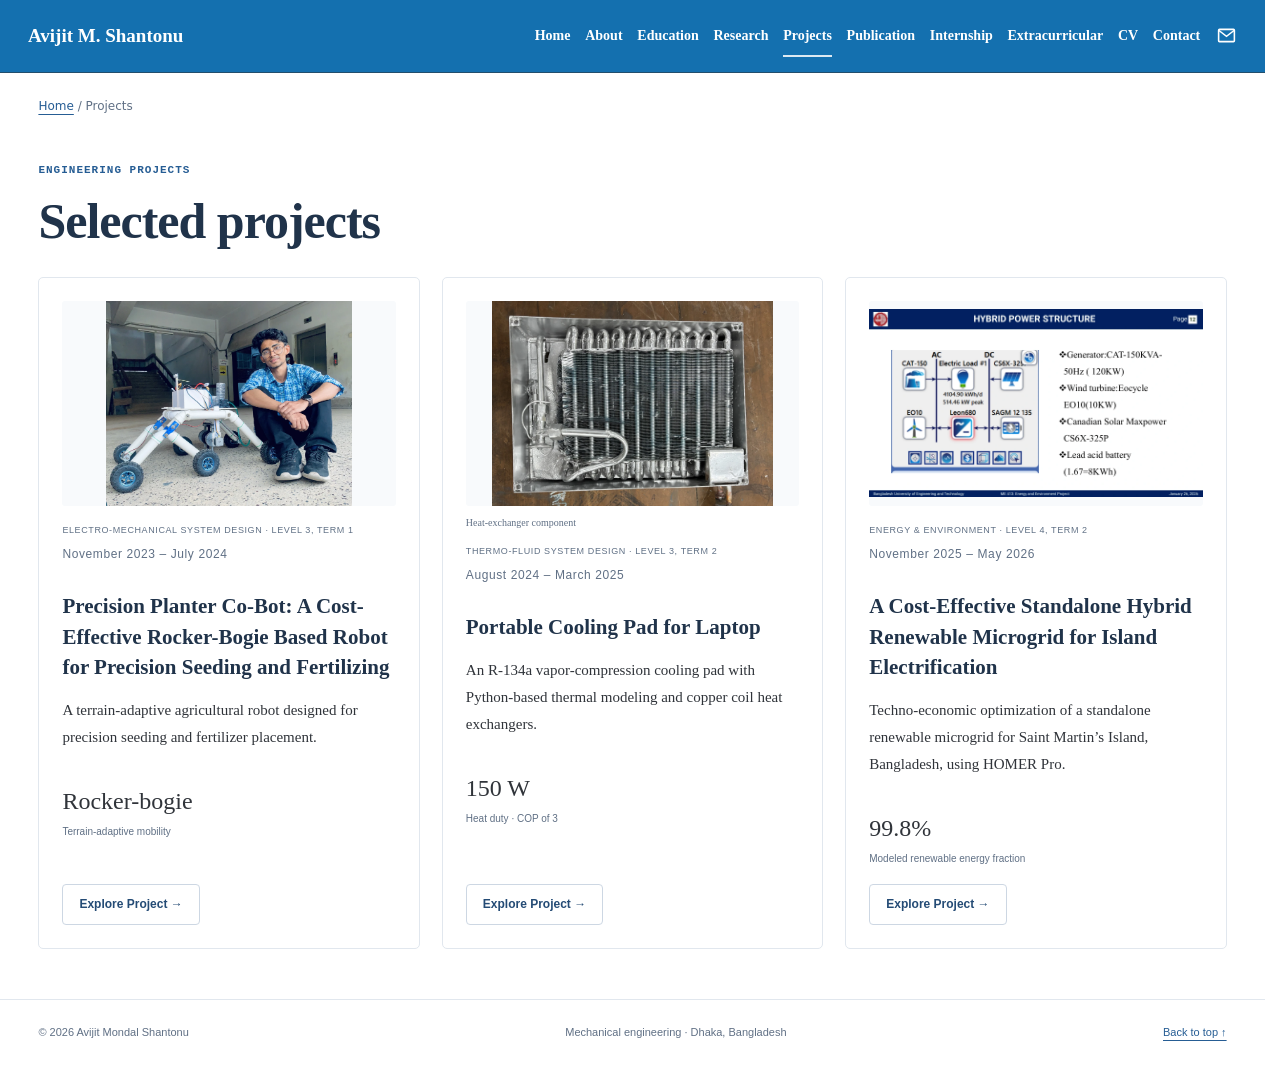
<file: projects.html>
<!doctype html>
<html lang="en"><head><meta charset="utf-8"><meta name="viewport" content="width=device-width,initial-scale=1"><meta name="description" content="Academic portfolio of Avijit Mondal Shantonu: multiphase CFD, droplet dynamics, and thermal engineering."><title>Projects | Avijit Mondal Shantonu</title><style>
:root{--ink:#172b45;--muted:#607085;--paper:#fff;--line:#e1e7ee;--green:#265d94}*{box-sizing:border-box}html{scroll-behavior:smooth;scroll-padding-top:100px}body{margin:0;background:var(--paper);color:var(--ink);font:15px/1.8 -apple-system,BlinkMacSystemFont,"Segoe UI",sans-serif;-webkit-font-smoothing:antialiased}a{color:#265d94;text-underline-offset:4px}a:hover{color:#123e6b}a:focus-visible,summary:focus-visible{outline:3px solid #719bc6;outline-offset:4px}.wrap{max-width:1120px;padding:0 36px;margin:auto}header{position:sticky;top:0;z-index:10;background:#fffffffa;border-bottom:1px solid var(--line)}nav{min-height:76px;display:flex;justify-content:space-between;align-items:center;gap:20px}.brand{font-size:15px;font-weight:650;text-decoration:none;color:var(--ink)}.links{display:flex;gap:25px;font-size:12px}.links a{text-decoration:none;color:#4b5c70}.links a:hover{color:#265d94}.hero{display:grid;grid-template-columns:1.65fr 1fr;gap:65px;align-items:center;padding:75px 0 65px}.eyebrow{font-size:10px;letter-spacing:1.7px;text-transform:uppercase;font-weight:650;color:var(--green)}h1,h2,h3{color:var(--ink);line-height:1.35;margin:0;font-weight:600}h1{font-size:clamp(34px,4.5vw,49px);letter-spacing:-1.5px;margin:12px 0 13px}h2{font-size:27px;letter-spacing:-.55px;margin:9px 0 25px}h3{font-size:19px;line-height:1.5;margin:10px 0 14px}p{margin:0 0 17px}.intro{font-size:17px;line-height:1.8;color:#526379;max-width:590px}.role{font-size:15px;font-weight:500;margin-bottom:19px}.actions{display:flex;gap:12px;flex-wrap:wrap;margin-top:24px}.button{display:inline-flex;align-items:center;text-decoration:none;padding:9px 16px;border:1px solid #cdd7e3;border-radius:4px;font-size:12px;font-weight:600;color:#244b75}.primary{background:#244b75;color:white;border-color:#244b75}.primary:hover{background:#173958;color:white}.meta{font-size:12px;color:var(--muted);margin-top:25px}.profile{border:1px solid var(--line);border-radius:6px;padding:28px;background:#f8fafc;border-top:3px solid #315f8f}.profile-label{font-size:10px;text-transform:uppercase;letter-spacing:1.4px;color:var(--muted)}.profile h2{font-size:19px;margin:8px 0 22px}.profile dl{margin:0}.profile dt{font-size:11px;color:var(--muted);margin-top:15px}.profile dd{margin:3px 0 0;font-size:13px}.profile a{font-size:12px}.section{border-top:1px solid var(--line);padding:50px 0}.split{display:grid;grid-template-columns:230px 1fr;gap:55px}.lead{font-size:17px;line-height:1.85}.tags{display:flex;flex-wrap:wrap;gap:8px;margin:20px 0 0}.tag{background:#f3f6fa;color:#3c5876;font-size:11px;padding:4px 10px;border-radius:3px}.research{display:grid;grid-template-columns:1.4fr 1fr;gap:24px}.feature,.secondary{border:1px solid var(--line);padding:27px;border-radius:5px;background:#fff}.feature{border-top:3px solid #315f8f}.secondary{background:#f8fafc}.small{font-size:12px;color:var(--muted)}ul{padding-left:19px}li{margin-bottom:10px}.pub{display:grid;grid-template-columns:30px 1fr 140px;gap:17px;padding:25px 0;border-top:1px solid var(--line)}.pub h3{font-size:17px;margin:0 0 10px}.num{font-size:12px;color:#8292a4;padding-top:4px}.status{font-size:10px;line-height:1.7;align-self:start;background:#f0f5fa;color:#365f89;padding:7px 10px;border-radius:3px}.pub p{font-size:12px;color:var(--muted);margin:0 0 3px}.projects{display:grid;grid-template-columns:repeat(3,1fr);gap:22px}.project{border:1px solid var(--line);border-radius:5px;padding:23px;display:flex;flex-direction:column}.project>.small{font-size:9px;letter-spacing:.6px}.project h3{font-size:18px;min-height:81px}.project p{font-size:13px}.metric{font-size:24px;font-weight:600;margin:12px 0 0}.metric-label{font-size:10px;color:var(--muted);margin-bottom:16px}details{border-top:1px solid var(--line);padding-top:12px;margin-top:auto;font-size:12px}summary{cursor:pointer;color:#265d94;font-weight:500}details p{padding-top:12px}.timeline>div{border-bottom:1px solid var(--line);padding:0 0 22px;margin-bottom:22px}.timeline>div:last-child{border:0;margin:0;padding-bottom:0}.timeline h3{font-size:18px;margin:6px 0 10px}.skills{display:grid;grid-template-columns:1fr 1fr;gap:15px 35px}.skills h3{font-size:16px;margin:0 0 8px}.skills p{font-size:13px;color:var(--muted)}.contact{border:1px solid var(--line);background:#f8fafc;padding:35px;border-radius:5px;margin:15px 0 55px}.contact h2{margin-bottom:15px}.contact a{overflow-wrap:anywhere}.contact p{font-size:14px}footer{border-top:1px solid var(--line);padding:23px 0;color:var(--muted);font-size:11px}.foot{display:flex;justify-content:space-between;gap:20px}.skip{position:absolute;left:-9999px}.skip:focus{left:20px;top:20px;background:white;padding:10px;z-index:30}@media(max-width:850px){.wrap{padding:0 24px}.hero{gap:28px;grid-template-columns:1.4fr 1fr}.split{grid-template-columns:180px 1fr;gap:30px}.projects{grid-template-columns:1fr}.project h3{min-height:0}.links{gap:14px}.brand{max-width:130px;line-height:1.4}.research{grid-template-columns:1fr}}@media(max-width:600px){.wrap{padding:0 21px}nav{padding-top:16px!important;padding-bottom:13px!important;align-items:flex-start;flex-direction:column;gap:12px}.brand{max-width:none}.links{gap:20px;max-width:100%;overflow-x:auto;padding-bottom:5px;white-space:nowrap;width:100%;font-size:11px}.hero{grid-template-columns:1fr;padding:38px 0;gap:25px}h1{font-size:36px;letter-spacing:-1px}.profile{padding:22px}.split{grid-template-columns:1fr;gap:10px}.section{padding:34px 0}h2{font-size:25px;margin-bottom:20px}.pub{grid-template-columns:22px 1fr;gap:12px}.status{grid-column:2;width:fit-content}.skills{grid-template-columns:1fr}.contact{padding:25px}.foot{flex-direction:column;gap:5px}.intro{font-size:16px}}@media(prefers-reduced-motion:reduce){html{scroll-behavior:auto}}@media print{header,.actions,footer{display:none}.hero{padding:15px 0}.section{padding:20px 0}.wrap{max-width:none}.profile,.feature,.secondary,.project{break-inside:avoid}}
.portrait{display:block;width:168px;height:auto;aspect-ratio:698/856;object-fit:contain;margin:0 auto 24px;border-radius:5px;border:1px solid #e1e7ee}@media(max-width:600px){.portrait{width:150px}}

/* Serif typography inspired by the supplied academic template. */
body{font-family:Georgia,"Times New Roman",serif;font-size:16px;line-height:1.8;color:#30343a}
h1,h2,h3{font-family:Georgia,"Times New Roman",serif;color:#20334a}
h1{font-size:clamp(36px,4.5vw,50px);font-weight:700;letter-spacing:-1px;line-height:1.2}
h2{font-size:29px;font-weight:700;letter-spacing:-.4px}
h3{font-size:21px;font-weight:700;line-height:1.45}
.intro{font-size:19px;line-height:1.75}.lead{font-size:19px}.role{font-size:16px;font-weight:400}
.eyebrow,.profile-label{font-family:"Courier New",monospace;font-size:11px;letter-spacing:1px;font-weight:700}
.links,.button,.tag,.status,footer,.meta,.profile dt,.profile dd,.small,.metric-label{font-family:-apple-system,BlinkMacSystemFont,"Segoe UI",sans-serif}
.brand{font-family:Georgia,"Times New Roman",serif;font-size:18px;font-weight:700}
.pub h3{font-size:19px;font-weight:600}.pub p{font-family:Georgia,"Times New Roman",serif;font-size:14px;line-height:1.7}
.project h3{font-size:21px;min-height:92px}.project p{font-size:15px}.timeline h3{font-size:21px}.skills h3{font-size:19px}.skills p{font-size:15px}.contact p{font-size:16px}.profile h2{font-size:22px}.num{font-family:"Courier New",monospace}.metric{font-family:Georgia,"Times New Roman",serif;font-weight:400}
@media(max-width:850px){.project h3{min-height:0}}
@media(max-width:600px){h1{font-size:37px;letter-spacing:-.7px}h2{font-size:27px}.intro,.lead{font-size:18px}.pub h3{font-size:18px}.brand{font-size:17px}}

/* Section navigation inspired by the supplied blue-bar reference. */
header{background:#176da4;border-bottom:1px solid #125d8e}
nav{min-height:72px;gap:24px}
.brand,.brand:hover{color:#fff;font-size:18px;white-space:nowrap}
.links{gap:23px;align-items:center;overflow:visible}
.links a{font-family:Georgia,"Times New Roman",serif;font-size:17px;font-weight:700;color:#fff;text-decoration:none;line-height:1.5;padding:7px 0;border-bottom:2px solid transparent}
.links a:hover{color:#fff;border-bottom-color:#fff}
.links a:focus-visible,.brand:focus-visible{outline:2px solid white;outline-offset:5px}
.email-link{display:inline-flex;align-items:center;justify-content:center;min-width:30px}
@media(max-width:950px){nav{flex-direction:column;align-items:flex-start;gap:7px;padding-top:14px!important;padding-bottom:12px!important}.brand{max-width:none}.links{flex-wrap:wrap;gap:4px 22px;width:100%;white-space:normal;padding:0}.links a{font-size:16px}}
@media(max-width:600px){html{scroll-padding-top:160px}.links{gap:2px 19px}.links a{font-size:15px;padding:5px 0}.brand{font-size:18px}}

@media(min-width:951px){nav{gap:18px}.links{gap:18px}.links a{font-size:16px}.brand{font-size:17px}}

@media(min-width:951px){.links{gap:15px}.links a{font-size:15px}nav{gap:16px}}

header nav{display:block;padding-top:17px!important;padding-bottom:12px!important}.brand{display:inline-block;margin-bottom:9px}.links{display:flex;flex-wrap:wrap;gap:2px 23px;width:100%;overflow:visible;white-space:normal}.links a{font-size:16px;padding:5px 0}.links a[aria-current="page"]{border-bottom-color:#fff}.page-main{min-height:calc(100vh - 220px)}.page-main>.section{border-top:0;padding-top:48px}.page-main>.contact{margin-top:48px}.page-main h1{margin:10px 0 26px}.page-main .split h1{font-size:32px}.breadcrumbs{display:block;font:12px system-ui,sans-serif;margin-top:26px;color:#607085}.page-main>.hero{padding-top:50px}.home-next{border-top:1px solid var(--line);padding:25px 0 50px}.home-next p{font-size:18px}.home-next .actions{margin-top:12px}@media(max-width:600px){.links{gap:2px 18px}.links a{font-size:15px}.page-main>.section{padding-top:30px}.page-main h1{font-size:32px}.page-main>.contact{margin-top:30px}html{scroll-padding-top:200px}}

/* Full-width layout and single-row navigation. */
.wrap{max-width:none;width:100%;padding-left:clamp(24px,3vw,64px);padding-right:clamp(24px,3vw,64px)}
header nav.wrap{display:flex;flex-direction:row;align-items:center;justify-content:space-between;gap:28px;min-height:76px;padding-top:12px!important;padding-bottom:12px!important}
header .brand{margin:0;flex:0 0 auto;max-width:none;font-size:20px;white-space:nowrap}
header .links{margin-left:auto;width:auto;min-width:0;display:flex;align-items:center;justify-content:flex-end;flex-wrap:nowrap;gap:clamp(12px,1.35vw,26px);white-space:nowrap}
header .links a{font-size:16px;flex:0 0 auto}
.page-main>.hero{grid-template-columns:minmax(0,1.7fr) minmax(320px,1fr);gap:clamp(40px,6vw,120px);min-height:calc(100vh - 76px);padding-top:42px;padding-bottom:42px}
.hero .intro{max-width:760px}.hero h1{font-size:clamp(40px,3.7vw,68px)}.profile{width:100%;max-width:540px;justify-self:end}.portrait{width:180px}
.page-main .split{grid-template-columns:minmax(210px,22%) minmax(0,1fr)}
@media(max-width:1300px){header nav.wrap{gap:20px;padding-left:24px;padding-right:24px}header .brand{font-size:18px}header .links{gap:12px}header .links a{font-size:14px}}
@media(max-width:1100px){header .links{justify-content:flex-start;overflow-x:auto;scrollbar-width:thin;padding-bottom:4px}header nav.wrap{gap:22px}.page-main>.hero{gap:32px;grid-template-columns:minmax(0,1.4fr) minmax(280px,1fr)}}
@media(max-width:700px){header nav.wrap{padding-left:18px;padding-right:18px;min-height:65px;gap:20px}header .brand{font-size:16px}header .links a{font-size:14px}.wrap{padding-left:22px;padding-right:22px}.page-main>.hero{grid-template-columns:1fr;min-height:auto;padding-top:36px;padding-bottom:36px}.profile{max-width:none;justify-self:stretch}.hero h1{font-size:38px}.page-main .split{grid-template-columns:1fr}html{scroll-padding-top:85px}}

.project h3{min-height:0}.project>.small{line-height:1.6}.project>p.small{font-size:12px;margin-top:8px}.project details{margin-top:20px}

/* Shared homepage navigation */
header{position:sticky;top:0;z-index:20;background:#285b7e;border-bottom:1px solid #224e6c}
header nav.wrap{display:flex;flex-direction:row;align-items:center;justify-content:space-between;gap:26px;min-height:72px;padding:0 28px!important;max-width:none;width:100%}
header .brand{margin:0;font-family:Georgia,"Times New Roman",serif;font-size:19px;font-weight:700;white-space:nowrap;color:#fff;text-decoration:none;max-width:none;flex:0 0 auto}header .brand:hover{color:#fff}
header .links{display:flex;align-items:center;justify-content:flex-end;gap:clamp(12px,1.15vw,22px);min-width:0;width:auto;margin-left:auto;flex-wrap:nowrap;overflow:visible;padding:0}
header .links a{font-family:Georgia,"Times New Roman",serif;font-size:14px;font-weight:700;line-height:1.5;white-space:nowrap;color:#fff;text-decoration:none;padding:9px 0;border-bottom:2px solid transparent}
header .links a:hover,header .links a[aria-current]{border-bottom-color:#dce9f2}header .email-link{display:inline-flex;align-items:center;min-width:22px}
header .menu-toggle{display:none;font:600 13px -apple-system,BlinkMacSystemFont,"Segoe UI",sans-serif;background:transparent;color:#fff;border:1px solid #a8c2d5;border-radius:3px;padding:9px 13px;cursor:pointer}
header a:focus-visible,header button:focus-visible{outline:3px solid #92b8d4;outline-offset:5px}html{scroll-padding-top:100px}
@media(min-width:1600px){header nav.wrap{padding-inline:48px!important}header .links a{font-size:15px}}
@media(max-width:1250px){header nav.wrap{gap:18px;padding-inline:24px!important}header .brand{font-size:17px}header .links{gap:11px}header .links a{font-size:13px}}
@media(max-width:1100px){header nav.wrap{flex-wrap:wrap;min-height:66px;padding-block:14px!important}header .menu-toggle{display:block}header .links{display:none;width:100%;flex-wrap:wrap;justify-content:flex-start;gap:4px 24px;padding:8px 0 0}header .links.is-open{display:flex}header .links a{font-size:15px;padding:10px 0}}
@media(max-width:380px){header nav.wrap{padding-inline:20px!important}}
</style><link rel="stylesheet" href="navigation.css"><link rel="stylesheet" href="project-cards.css"></head><body><a class="skip" href="#main">Skip to content</a><header><nav class="wrap" aria-label="Main navigation"><a class="brand" href="index.html">Avijit M. Shantonu</a><button class="menu-toggle" type="button" aria-expanded="false" aria-controls="nav-links">Menu</button><div class="links" id="nav-links"><a href="index.html">Home</a><a href="about.html">About</a><a href="education.html">Education</a><a href="research.html">Research</a><a href="projects.html" aria-current="page">Projects</a><a href="publications.html">Publication</a><a href="internship.html">Internship</a><a href="extracurricular.html">Extracurricular</a><a href="cv.html">CV</a><a href="contact.html">Contact</a><a class="email-link" href="mailto:avijitmondal.me.buet@gmail.com" aria-label="Email Avijit Mondal Shantonu"><svg viewBox="0 0 24 24" width="21" height="21" fill="none" stroke="currentColor" stroke-width="1.8" aria-hidden="true"><rect x="3" y="5" width="18" height="14" rx="1"/><path d="m3 6 9 7 9-7"/></svg></a></div></nav></header><main id="main" class="wrap page-main"><div class="breadcrumbs"><a href="index.html">Home</a> / Projects</div><section class="section" id="projects"><div class="eyebrow">Engineering projects</div><h1>Selected projects</h1><div class="projects"><article class="project"><img class="project-document" src="assets/projects/planter-prototype.webp" alt="Avijit beside the rocker-bogie planter prototype" loading="lazy"><span class="small">ELECTRO-MECHANICAL SYSTEM DESIGN · LEVEL 3, TERM 1</span><p class="small">November 2023 – July 2024</p><h3>Precision Planter Co-Bot: A Cost-Effective Rocker-Bogie Based Robot for Precision Seeding and Fertilizing</h3><p>A terrain-adaptive agricultural robot designed for precision seeding and fertilizer placement.</p><div class="metric">Rocker-bogie</div><div class="metric-label">Terrain-adaptive mobility</div><a class="project-explore button" href="project-precision-planter.html">Explore Project →<span class="sr-only"> Precision Planter Co-Bot</span></a></article><article class="project"><img class="project-document" src="assets/projects/cooling-heat-exchanger-horizontal.webp" alt="Fabricated finned-tube heat-exchanger component" loading="lazy"><p class="image-context">Heat-exchanger component</p><span class="small">THERMO-FLUID SYSTEM DESIGN · LEVEL 3, TERM 2</span><p class="small">August 2024 – March 2025</p><h3>Portable Cooling Pad for Laptop</h3><p>An R-134a vapor-compression cooling pad with Python-based thermal modeling and copper coil heat exchangers.</p><div class="metric">150 W</div><div class="metric-label">Heat duty · COP of 3</div><a class="project-explore button" href="project-cooling-pad.html">Explore Project →<span class="sr-only"> Portable Cooling Pad for Laptop</span></a></article><article class="project"><img class="project-document" src="assets/projects/microgrid-architecture.webp" alt="Hybrid microgrid architecture from the project presentation" loading="lazy"><span class="small">ENERGY &amp; ENVIRONMENT · LEVEL 4, TERM 2</span><p class="small">November 2025 – May 2026</p><h3>A Cost-Effective Standalone Hybrid Renewable Microgrid for Island Electrification</h3><p>Techno-economic optimization of a standalone renewable microgrid for Saint Martin’s Island, Bangladesh, using HOMER Pro.</p><div class="metric">99.8%</div><div class="metric-label">Modeled renewable energy fraction</div><a class="project-explore button" href="project-microgrid.html">Explore Project →<span class="sr-only"> Hybrid Renewable Microgrid</span></a></article></div></section></main><footer><div class="wrap foot"><span>© 2026 Avijit Mondal Shantonu</span><span>Mechanical engineering · Dhaka, Bangladesh</span><a href="#main">Back to top ↑</a></div></footer><script>
const menu=document.querySelector('.menu-toggle');
const links=document.getElementById('nav-links');
function closeMenu(){links.classList.remove('is-open');menu.setAttribute('aria-expanded','false');}
menu.addEventListener('click',()=>{const open=menu.getAttribute('aria-expanded')!=='true';links.classList.toggle('is-open',open);menu.setAttribute('aria-expanded',String(open));});
links.addEventListener('click',e=>{if(e.target.closest('a'))closeMenu();});
document.addEventListener('keydown',e=>{if(e.key==='Escape'&&links.classList.contains('is-open')){closeMenu();menu.focus();}});
</script><noscript><style>@media(max-width:1100px){.links{display:flex}.menu-toggle{display:none}header{position:static}}</style></noscript></body></html>
</file>
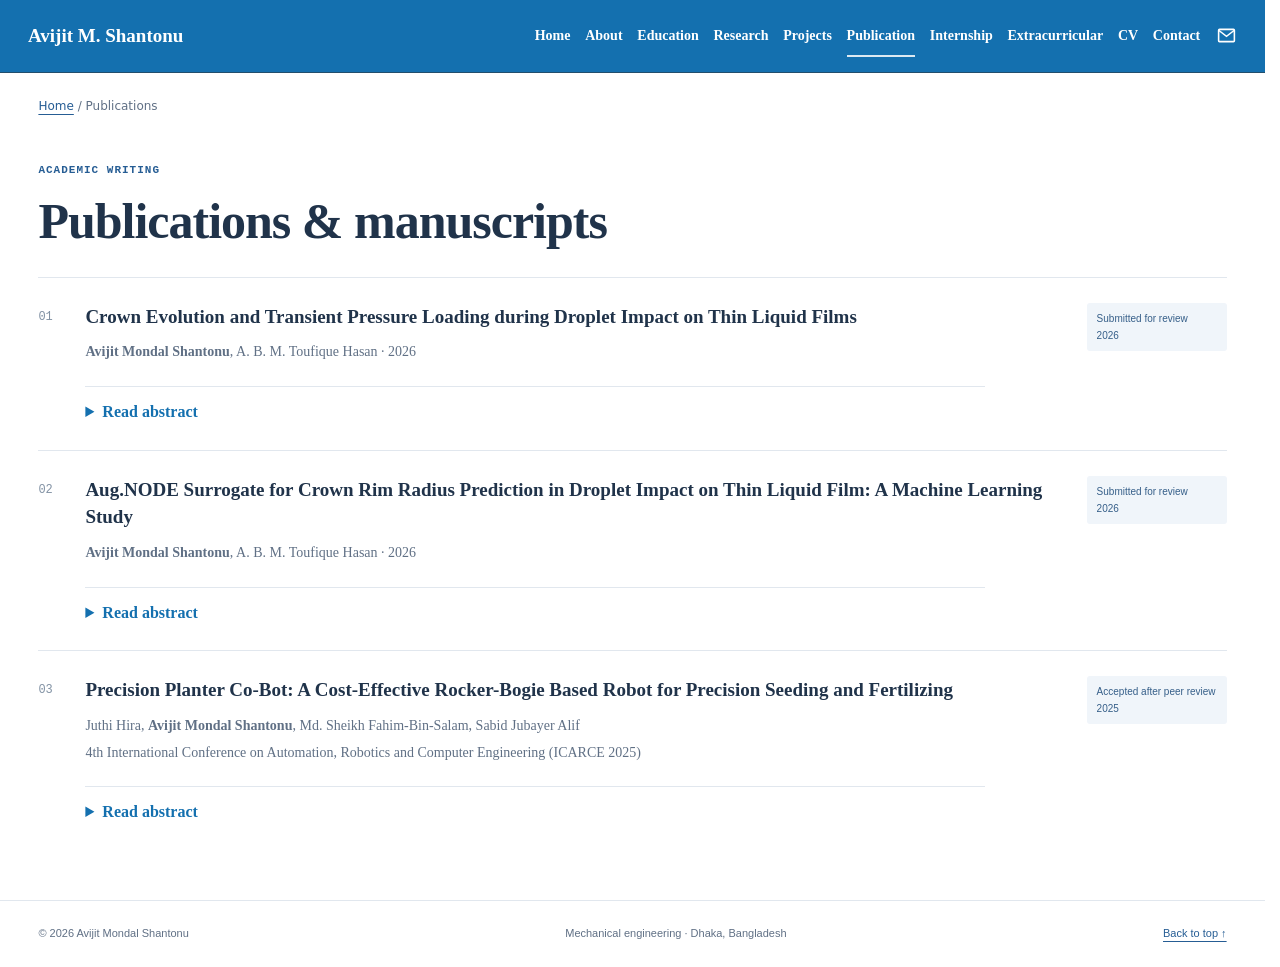
<file: publications.html>
<!doctype html>
<html lang="en"><head><meta charset="utf-8"><meta name="viewport" content="width=device-width,initial-scale=1"><meta name="description" content="Academic portfolio of Avijit Mondal Shantonu: multiphase CFD, droplet dynamics, and thermal engineering."><title>Publications | Avijit Mondal Shantonu</title><style>
:root{--ink:#172b45;--muted:#607085;--paper:#fff;--line:#e1e7ee;--green:#265d94}*{box-sizing:border-box}html{scroll-behavior:smooth;scroll-padding-top:100px}body{margin:0;background:var(--paper);color:var(--ink);font:15px/1.8 -apple-system,BlinkMacSystemFont,"Segoe UI",sans-serif;-webkit-font-smoothing:antialiased}a{color:#265d94;text-underline-offset:4px}a:hover{color:#123e6b}a:focus-visible,summary:focus-visible{outline:3px solid #719bc6;outline-offset:4px}.wrap{max-width:1120px;padding:0 36px;margin:auto}header{position:sticky;top:0;z-index:10;background:#fffffffa;border-bottom:1px solid var(--line)}nav{min-height:76px;display:flex;justify-content:space-between;align-items:center;gap:20px}.brand{font-size:15px;font-weight:650;text-decoration:none;color:var(--ink)}.links{display:flex;gap:25px;font-size:12px}.links a{text-decoration:none;color:#4b5c70}.links a:hover{color:#265d94}.hero{display:grid;grid-template-columns:1.65fr 1fr;gap:65px;align-items:center;padding:75px 0 65px}.eyebrow{font-size:10px;letter-spacing:1.7px;text-transform:uppercase;font-weight:650;color:var(--green)}h1,h2,h3{color:var(--ink);line-height:1.35;margin:0;font-weight:600}h1{font-size:clamp(34px,4.5vw,49px);letter-spacing:-1.5px;margin:12px 0 13px}h2{font-size:27px;letter-spacing:-.55px;margin:9px 0 25px}h3{font-size:19px;line-height:1.5;margin:10px 0 14px}p{margin:0 0 17px}.intro{font-size:17px;line-height:1.8;color:#526379;max-width:590px}.role{font-size:15px;font-weight:500;margin-bottom:19px}.actions{display:flex;gap:12px;flex-wrap:wrap;margin-top:24px}.button{display:inline-flex;align-items:center;text-decoration:none;padding:9px 16px;border:1px solid #cdd7e3;border-radius:4px;font-size:12px;font-weight:600;color:#244b75}.primary{background:#244b75;color:white;border-color:#244b75}.primary:hover{background:#173958;color:white}.meta{font-size:12px;color:var(--muted);margin-top:25px}.profile{border:1px solid var(--line);border-radius:6px;padding:28px;background:#f8fafc;border-top:3px solid #315f8f}.profile-label{font-size:10px;text-transform:uppercase;letter-spacing:1.4px;color:var(--muted)}.profile h2{font-size:19px;margin:8px 0 22px}.profile dl{margin:0}.profile dt{font-size:11px;color:var(--muted);margin-top:15px}.profile dd{margin:3px 0 0;font-size:13px}.profile a{font-size:12px}.section{border-top:1px solid var(--line);padding:50px 0}.split{display:grid;grid-template-columns:230px 1fr;gap:55px}.lead{font-size:17px;line-height:1.85}.tags{display:flex;flex-wrap:wrap;gap:8px;margin:20px 0 0}.tag{background:#f3f6fa;color:#3c5876;font-size:11px;padding:4px 10px;border-radius:3px}.research{display:grid;grid-template-columns:1.4fr 1fr;gap:24px}.feature,.secondary{border:1px solid var(--line);padding:27px;border-radius:5px;background:#fff}.feature{border-top:3px solid #315f8f}.secondary{background:#f8fafc}.small{font-size:12px;color:var(--muted)}ul{padding-left:19px}li{margin-bottom:10px}.pub{display:grid;grid-template-columns:30px 1fr 140px;gap:17px;padding:25px 0;border-top:1px solid var(--line)}.pub h3{font-size:17px;margin:0 0 10px}.num{font-size:12px;color:#8292a4;padding-top:4px}.status{font-size:10px;line-height:1.7;align-self:start;background:#f0f5fa;color:#365f89;padding:7px 10px;border-radius:3px}.pub p{font-size:12px;color:var(--muted);margin:0 0 3px}.projects{display:grid;grid-template-columns:repeat(3,1fr);gap:22px}.project{border:1px solid var(--line);border-radius:5px;padding:23px;display:flex;flex-direction:column}.project>.small{font-size:9px;letter-spacing:.6px}.project h3{font-size:18px;min-height:81px}.project p{font-size:13px}.metric{font-size:24px;font-weight:600;margin:12px 0 0}.metric-label{font-size:10px;color:var(--muted);margin-bottom:16px}details{border-top:1px solid var(--line);padding-top:12px;margin-top:auto;font-size:12px}summary{cursor:pointer;color:#265d94;font-weight:500}details p{padding-top:12px}.timeline>div{border-bottom:1px solid var(--line);padding:0 0 22px;margin-bottom:22px}.timeline>div:last-child{border:0;margin:0;padding-bottom:0}.timeline h3{font-size:18px;margin:6px 0 10px}.skills{display:grid;grid-template-columns:1fr 1fr;gap:15px 35px}.skills h3{font-size:16px;margin:0 0 8px}.skills p{font-size:13px;color:var(--muted)}.contact{border:1px solid var(--line);background:#f8fafc;padding:35px;border-radius:5px;margin:15px 0 55px}.contact h2{margin-bottom:15px}.contact a{overflow-wrap:anywhere}.contact p{font-size:14px}footer{border-top:1px solid var(--line);padding:23px 0;color:var(--muted);font-size:11px}.foot{display:flex;justify-content:space-between;gap:20px}.skip{position:absolute;left:-9999px}.skip:focus{left:20px;top:20px;background:white;padding:10px;z-index:30}@media(max-width:850px){.wrap{padding:0 24px}.hero{gap:28px;grid-template-columns:1.4fr 1fr}.split{grid-template-columns:180px 1fr;gap:30px}.projects{grid-template-columns:1fr}.project h3{min-height:0}.links{gap:14px}.brand{max-width:130px;line-height:1.4}.research{grid-template-columns:1fr}}@media(max-width:600px){.wrap{padding:0 21px}nav{padding-top:16px!important;padding-bottom:13px!important;align-items:flex-start;flex-direction:column;gap:12px}.brand{max-width:none}.links{gap:20px;max-width:100%;overflow-x:auto;padding-bottom:5px;white-space:nowrap;width:100%;font-size:11px}.hero{grid-template-columns:1fr;padding:38px 0;gap:25px}h1{font-size:36px;letter-spacing:-1px}.profile{padding:22px}.split{grid-template-columns:1fr;gap:10px}.section{padding:34px 0}h2{font-size:25px;margin-bottom:20px}.pub{grid-template-columns:22px 1fr;gap:12px}.status{grid-column:2;width:fit-content}.skills{grid-template-columns:1fr}.contact{padding:25px}.foot{flex-direction:column;gap:5px}.intro{font-size:16px}}@media(prefers-reduced-motion:reduce){html{scroll-behavior:auto}}@media print{header,.actions,footer{display:none}.hero{padding:15px 0}.section{padding:20px 0}.wrap{max-width:none}.profile,.feature,.secondary,.project{break-inside:avoid}}
.portrait{display:block;width:168px;height:auto;aspect-ratio:698/856;object-fit:contain;margin:0 auto 24px;border-radius:5px;border:1px solid #e1e7ee}@media(max-width:600px){.portrait{width:150px}}

/* Serif typography inspired by the supplied academic template. */
body{font-family:Georgia,"Times New Roman",serif;font-size:16px;line-height:1.8;color:#30343a}
h1,h2,h3{font-family:Georgia,"Times New Roman",serif;color:#20334a}
h1{font-size:clamp(36px,4.5vw,50px);font-weight:700;letter-spacing:-1px;line-height:1.2}
h2{font-size:29px;font-weight:700;letter-spacing:-.4px}
h3{font-size:21px;font-weight:700;line-height:1.45}
.intro{font-size:19px;line-height:1.75}.lead{font-size:19px}.role{font-size:16px;font-weight:400}
.eyebrow,.profile-label{font-family:"Courier New",monospace;font-size:11px;letter-spacing:1px;font-weight:700}
.links,.button,.tag,.status,footer,.meta,.profile dt,.profile dd,.small,.metric-label{font-family:-apple-system,BlinkMacSystemFont,"Segoe UI",sans-serif}
.brand{font-family:Georgia,"Times New Roman",serif;font-size:18px;font-weight:700}
.pub h3{font-size:19px;font-weight:600}.pub p{font-family:Georgia,"Times New Roman",serif;font-size:14px;line-height:1.7}
.project h3{font-size:21px;min-height:92px}.project p{font-size:15px}.timeline h3{font-size:21px}.skills h3{font-size:19px}.skills p{font-size:15px}.contact p{font-size:16px}.profile h2{font-size:22px}.num{font-family:"Courier New",monospace}.metric{font-family:Georgia,"Times New Roman",serif;font-weight:400}
@media(max-width:850px){.project h3{min-height:0}}
@media(max-width:600px){h1{font-size:37px;letter-spacing:-.7px}h2{font-size:27px}.intro,.lead{font-size:18px}.pub h3{font-size:18px}.brand{font-size:17px}}

/* Section navigation inspired by the supplied blue-bar reference. */
header{background:#176da4;border-bottom:1px solid #125d8e}
nav{min-height:72px;gap:24px}
.brand,.brand:hover{color:#fff;font-size:18px;white-space:nowrap}
.links{gap:23px;align-items:center;overflow:visible}
.links a{font-family:Georgia,"Times New Roman",serif;font-size:17px;font-weight:700;color:#fff;text-decoration:none;line-height:1.5;padding:7px 0;border-bottom:2px solid transparent}
.links a:hover{color:#fff;border-bottom-color:#fff}
.links a:focus-visible,.brand:focus-visible{outline:2px solid white;outline-offset:5px}
.email-link{display:inline-flex;align-items:center;justify-content:center;min-width:30px}
@media(max-width:950px){nav{flex-direction:column;align-items:flex-start;gap:7px;padding-top:14px!important;padding-bottom:12px!important}.brand{max-width:none}.links{flex-wrap:wrap;gap:4px 22px;width:100%;white-space:normal;padding:0}.links a{font-size:16px}}
@media(max-width:600px){html{scroll-padding-top:160px}.links{gap:2px 19px}.links a{font-size:15px;padding:5px 0}.brand{font-size:18px}}

@media(min-width:951px){nav{gap:18px}.links{gap:18px}.links a{font-size:16px}.brand{font-size:17px}}

@media(min-width:951px){.links{gap:15px}.links a{font-size:15px}nav{gap:16px}}

header nav{display:block;padding-top:17px!important;padding-bottom:12px!important}.brand{display:inline-block;margin-bottom:9px}.links{display:flex;flex-wrap:wrap;gap:2px 23px;width:100%;overflow:visible;white-space:normal}.links a{font-size:16px;padding:5px 0}.links a[aria-current="page"]{border-bottom-color:#fff}.page-main{min-height:calc(100vh - 220px)}.page-main>.section{border-top:0;padding-top:48px}.page-main>.contact{margin-top:48px}.page-main h1{margin:10px 0 26px}.page-main .split h1{font-size:32px}.breadcrumbs{display:block;font:12px system-ui,sans-serif;margin-top:26px;color:#607085}.page-main>.hero{padding-top:50px}.home-next{border-top:1px solid var(--line);padding:25px 0 50px}.home-next p{font-size:18px}.home-next .actions{margin-top:12px}@media(max-width:600px){.links{gap:2px 18px}.links a{font-size:15px}.page-main>.section{padding-top:30px}.page-main h1{font-size:32px}.page-main>.contact{margin-top:30px}html{scroll-padding-top:200px}}

/* Full-width layout and single-row navigation. */
.wrap{max-width:none;width:100%;padding-left:clamp(24px,3vw,64px);padding-right:clamp(24px,3vw,64px)}
header nav.wrap{display:flex;flex-direction:row;align-items:center;justify-content:space-between;gap:28px;min-height:76px;padding-top:12px!important;padding-bottom:12px!important}
header .brand{margin:0;flex:0 0 auto;max-width:none;font-size:20px;white-space:nowrap}
header .links{margin-left:auto;width:auto;min-width:0;display:flex;align-items:center;justify-content:flex-end;flex-wrap:nowrap;gap:clamp(12px,1.35vw,26px);white-space:nowrap}
header .links a{font-size:16px;flex:0 0 auto}
.page-main>.hero{grid-template-columns:minmax(0,1.7fr) minmax(320px,1fr);gap:clamp(40px,6vw,120px);min-height:calc(100vh - 76px);padding-top:42px;padding-bottom:42px}
.hero .intro{max-width:760px}.hero h1{font-size:clamp(40px,3.7vw,68px)}.profile{width:100%;max-width:540px;justify-self:end}.portrait{width:180px}
.page-main .split{grid-template-columns:minmax(210px,22%) minmax(0,1fr)}
@media(max-width:1300px){header nav.wrap{gap:20px;padding-left:24px;padding-right:24px}header .brand{font-size:18px}header .links{gap:12px}header .links a{font-size:14px}}
@media(max-width:1100px){header .links{justify-content:flex-start;overflow-x:auto;scrollbar-width:thin;padding-bottom:4px}header nav.wrap{gap:22px}.page-main>.hero{gap:32px;grid-template-columns:minmax(0,1.4fr) minmax(280px,1fr)}}
@media(max-width:700px){header nav.wrap{padding-left:18px;padding-right:18px;min-height:65px;gap:20px}header .brand{font-size:16px}header .links a{font-size:14px}.wrap{padding-left:22px;padding-right:22px}.page-main>.hero{grid-template-columns:1fr;min-height:auto;padding-top:36px;padding-bottom:36px}.profile{max-width:none;justify-self:stretch}.hero h1{font-size:38px}.page-main .split{grid-template-columns:1fr}html{scroll-padding-top:85px}}

/* Shared homepage navigation */
header{position:sticky;top:0;z-index:20;background:#285b7e;border-bottom:1px solid #224e6c}
header nav.wrap{display:flex;flex-direction:row;align-items:center;justify-content:space-between;gap:26px;min-height:72px;padding:0 28px!important;max-width:none;width:100%}
header .brand{margin:0;font-family:Georgia,"Times New Roman",serif;font-size:19px;font-weight:700;white-space:nowrap;color:#fff;text-decoration:none;max-width:none;flex:0 0 auto}header .brand:hover{color:#fff}
header .links{display:flex;align-items:center;justify-content:flex-end;gap:clamp(12px,1.15vw,22px);min-width:0;width:auto;margin-left:auto;flex-wrap:nowrap;overflow:visible;padding:0}
header .links a{font-family:Georgia,"Times New Roman",serif;font-size:14px;font-weight:700;line-height:1.5;white-space:nowrap;color:#fff;text-decoration:none;padding:9px 0;border-bottom:2px solid transparent}
header .links a:hover,header .links a[aria-current]{border-bottom-color:#dce9f2}header .email-link{display:inline-flex;align-items:center;min-width:22px}
header .menu-toggle{display:none;font:600 13px -apple-system,BlinkMacSystemFont,"Segoe UI",sans-serif;background:transparent;color:#fff;border:1px solid #a8c2d5;border-radius:3px;padding:9px 13px;cursor:pointer}
header a:focus-visible,header button:focus-visible{outline:3px solid #92b8d4;outline-offset:5px}html{scroll-padding-top:100px}
@media(min-width:1600px){header nav.wrap{padding-inline:48px!important}header .links a{font-size:15px}}
@media(max-width:1250px){header nav.wrap{gap:18px;padding-inline:24px!important}header .brand{font-size:17px}header .links{gap:11px}header .links a{font-size:13px}}
@media(max-width:1100px){header nav.wrap{flex-wrap:wrap;min-height:66px;padding-block:14px!important}header .menu-toggle{display:block}header .links{display:none;width:100%;flex-wrap:wrap;justify-content:flex-start;gap:4px 24px;padding:8px 0 0}header .links.is-open{display:flex}header .links a{font-size:15px;padding:10px 0}}
@media(max-width:380px){header nav.wrap{padding-inline:20px!important}}
.publication-abstract{margin-top:22px;max-width:900px}.publication-abstract h4{font:700 17px/1.5 Georgia,"Times New Roman",serif;color:#20334a;margin:0 0 10px}.pub .publication-abstract p{font-size:16px;line-height:1.85;margin:0;text-align:left}@media(max-width:650px){.pub .publication-abstract p{font-size:16px;line-height:1.8}}.publication-abstract summary{cursor:pointer;color:#1470af;font:700 16px/1.6 Georgia,"Times New Roman",serif;width:fit-content}.publication-abstract summary:focus-visible{outline:2px solid #1470af;outline-offset:4px}.publication-abstract[open] summary{margin-bottom:14px}</style><link rel="stylesheet" href="navigation.css"></head><body><a class="skip" href="#main">Skip to content</a><header><nav class="wrap" aria-label="Main navigation"><a class="brand" href="index.html">Avijit M. Shantonu</a><button class="menu-toggle" type="button" aria-expanded="false" aria-controls="nav-links">Menu</button><div class="links" id="nav-links"><a href="index.html">Home</a><a href="about.html">About</a><a href="education.html">Education</a><a href="research.html">Research</a><a href="projects.html">Projects</a><a href="publications.html" aria-current="page">Publication</a><a href="internship.html">Internship</a><a href="extracurricular.html">Extracurricular</a><a href="cv.html">CV</a><a href="contact.html">Contact</a><a class="email-link" href="mailto:avijitmondal.me.buet@gmail.com" aria-label="Email Avijit Mondal Shantonu"><svg viewBox="0 0 24 24" width="21" height="21" fill="none" stroke="currentColor" stroke-width="1.8" aria-hidden="true"><rect x="3" y="5" width="18" height="14" rx="1"/><path d="m3 6 9 7 9-7"/></svg></a></div></nav></header><main id="main" class="wrap page-main"><div class="breadcrumbs"><a href="index.html">Home</a> / Publications</div><section class="section" id="publications"><div class="eyebrow">Academic writing</div><h1>Publications & manuscripts</h1><article class="pub"><span class="num">01</span><div><h3>Crown Evolution and Transient Pressure Loading during Droplet Impact on Thin Liquid Films</h3><p><strong>Avijit Mondal Shantonu</strong>, A. B. M. Toufique Hasan · 2026</p><details class="publication-abstract"><summary>Read abstract</summary><p>Droplet impact on thin liquid films is investigated numerically using a two-dimensional axisymmetric volume-of-fluid (VOF) framework with dynamic adaptive mesh refinement. A number of cases were considered by independently varying the dimensionless film thickness, H* (which is the ratio of film thickness to droplet diameter) at fixed Weber number, We of 1576 while the We was varied in the range of 439 to 1576 for a 6.48 mm water droplet. The computational model reproduces experimental crown-base-radius measurements with a maximum deviation below 3%. Results showed that at fixed Weber number, reducing H* from 0.62 to 0.15 increases the peak normalized crown height by approximately a factor of 3.5, while the crown-base-radius trajectories remain comparatively close, demonstrating greater film-depth sensitivity of vertical crown development than radial propagation. The peak impact pressure increases from 12.5 to 30.9 kPa as the film becomes thinner, whereas the pressure-relaxation time decreases from approximately 0.75 to 0.40 ms. These coupled spatial and temporal responses reveal a hydraulic cushioning mechanism in which thicker films distribute impact momentum over a greater liquid volume, broader region, and longer hydrodynamic timescale. Increasing We amplifies the dimensional velocity and radial spreading, with maximum local velocities reaching approximately 3.3 - 4.2 times the initial velocity of the droplet. Normalization by the corresponding impact scales substantially reduces the differences among the velocity and crown-radius trajectories, supporting approximate inertial similarity rather than exact self-similarity. Overall, the results show that film depth primarily governs vertical crown development and transient pressure redistribution, whereas impact inertia sets the dominant scales of velocity amplification and radial crown propagation.</p></details></div><span class="status">Submitted for review<br>2026</span></article><article class="pub"><span class="num">02</span><div><h3>Aug.NODE Surrogate for Crown Rim Radius Prediction in Droplet Impact on Thin Liquid Film: A Machine Learning Study</h3><p><strong>Avijit Mondal Shantonu</strong>, A. B. M. Toufique Hasan · 2026</p><details class="publication-abstract"><summary>Read abstract</summary><p>High-fidelity VOF-FVM simulation of droplet impact on thin liquid films resolves crown dynamics accurately but at prohibitive computational cost, making parametric exploration impractical. This study develops an Augmented Neural ODE (Aug.NODE) surrogate that learns the temporal evolution of crown-rim radius 𝑅𝑐(𝑡) from CFD-generated trajectories spanning a range of impact velocities and film thicknesses. Augmenting the state with two latent dimensions resolves the uniqueness-theorem constraint that prevents a standard Neural ODE from fitting non-monotonic crown trajectories at low Weber numbers, and a condition encoder maps the impact parameters to the initial latent state, enabling a single model to represent all parametric conditions. The surrogate achieves strong agreement with the CFD data in leave-one-out cross-validation, interpolates smoothly to unseen impact velocities, and runs in milliseconds, reducing computational cost by several orders of magnitude relative to full simulation.</p></details></div><span class="status">Submitted for review<br>2026</span></article><article class="pub"><span class="num">03</span><div><h3>Precision Planter Co-Bot: A Cost-Effective Rocker-Bogie Based Robot for Precision Seeding and Fertilizing</h3><p>Juthi Hira, <strong>Avijit Mondal Shantonu</strong>, Md. Sheikh Fahim-Bin-Salam, Sabid Jubayer Alif</p><p>4th International Conference on Automation, Robotics and Computer Engineering (ICARCE 2025)</p><details class="publication-abstract"><summary>Read abstract</summary><p>Agriculture needs efficient seeding and fertilizing techniques on unlevel terrain. This paper presents a Precision Planter Fertilizing Co-Bot, an agricultural robot that has a rocker-bogie suspension system for greater mobility and firmness. The robot incorporates low-cost materials like PVC pipes as the frame, 3D-printed seed droppers, Arduino Mega 2560 as the controller, DC gear motors as the power source, and a stepper motor for synchronized dispensing. It progresses in discrete laps, detects obstructions with ultrasonic sensors, and makes precise seed and fertilizer placement without the random orientation issues found with traditional methods. The design has a torque of 10.82 kg.cm per wheel, sufficient for 10 kg loads over uneven terrain. Operational algorithms allow pausing during dispensing, with input by user via Bluetooth control. The testing is shown to have consistent performance in modeled harvest fields, reducing labor and soil compaction compared to conventional machinery.</p></details></div><span class="status">Accepted after peer review<br>2025</span></article></section></main><footer><div class="wrap foot"><span>© 2026 Avijit Mondal Shantonu</span><span>Mechanical engineering · Dhaka, Bangladesh</span><a href="#main">Back to top ↑</a></div></footer><script>
const menu=document.querySelector('.menu-toggle');
const links=document.getElementById('nav-links');
function closeMenu(){links.classList.remove('is-open');menu.setAttribute('aria-expanded','false');}
menu.addEventListener('click',()=>{const open=menu.getAttribute('aria-expanded')!=='true';links.classList.toggle('is-open',open);menu.setAttribute('aria-expanded',String(open));});
links.addEventListener('click',e=>{if(e.target.closest('a'))closeMenu();});
document.addEventListener('keydown',e=>{if(e.key==='Escape'&&links.classList.contains('is-open')){closeMenu();menu.focus();}});
</script><noscript><style>@media(max-width:1100px){.links{display:flex}.menu-toggle{display:none}header{position:static}}</style></noscript></body></html>
</file>
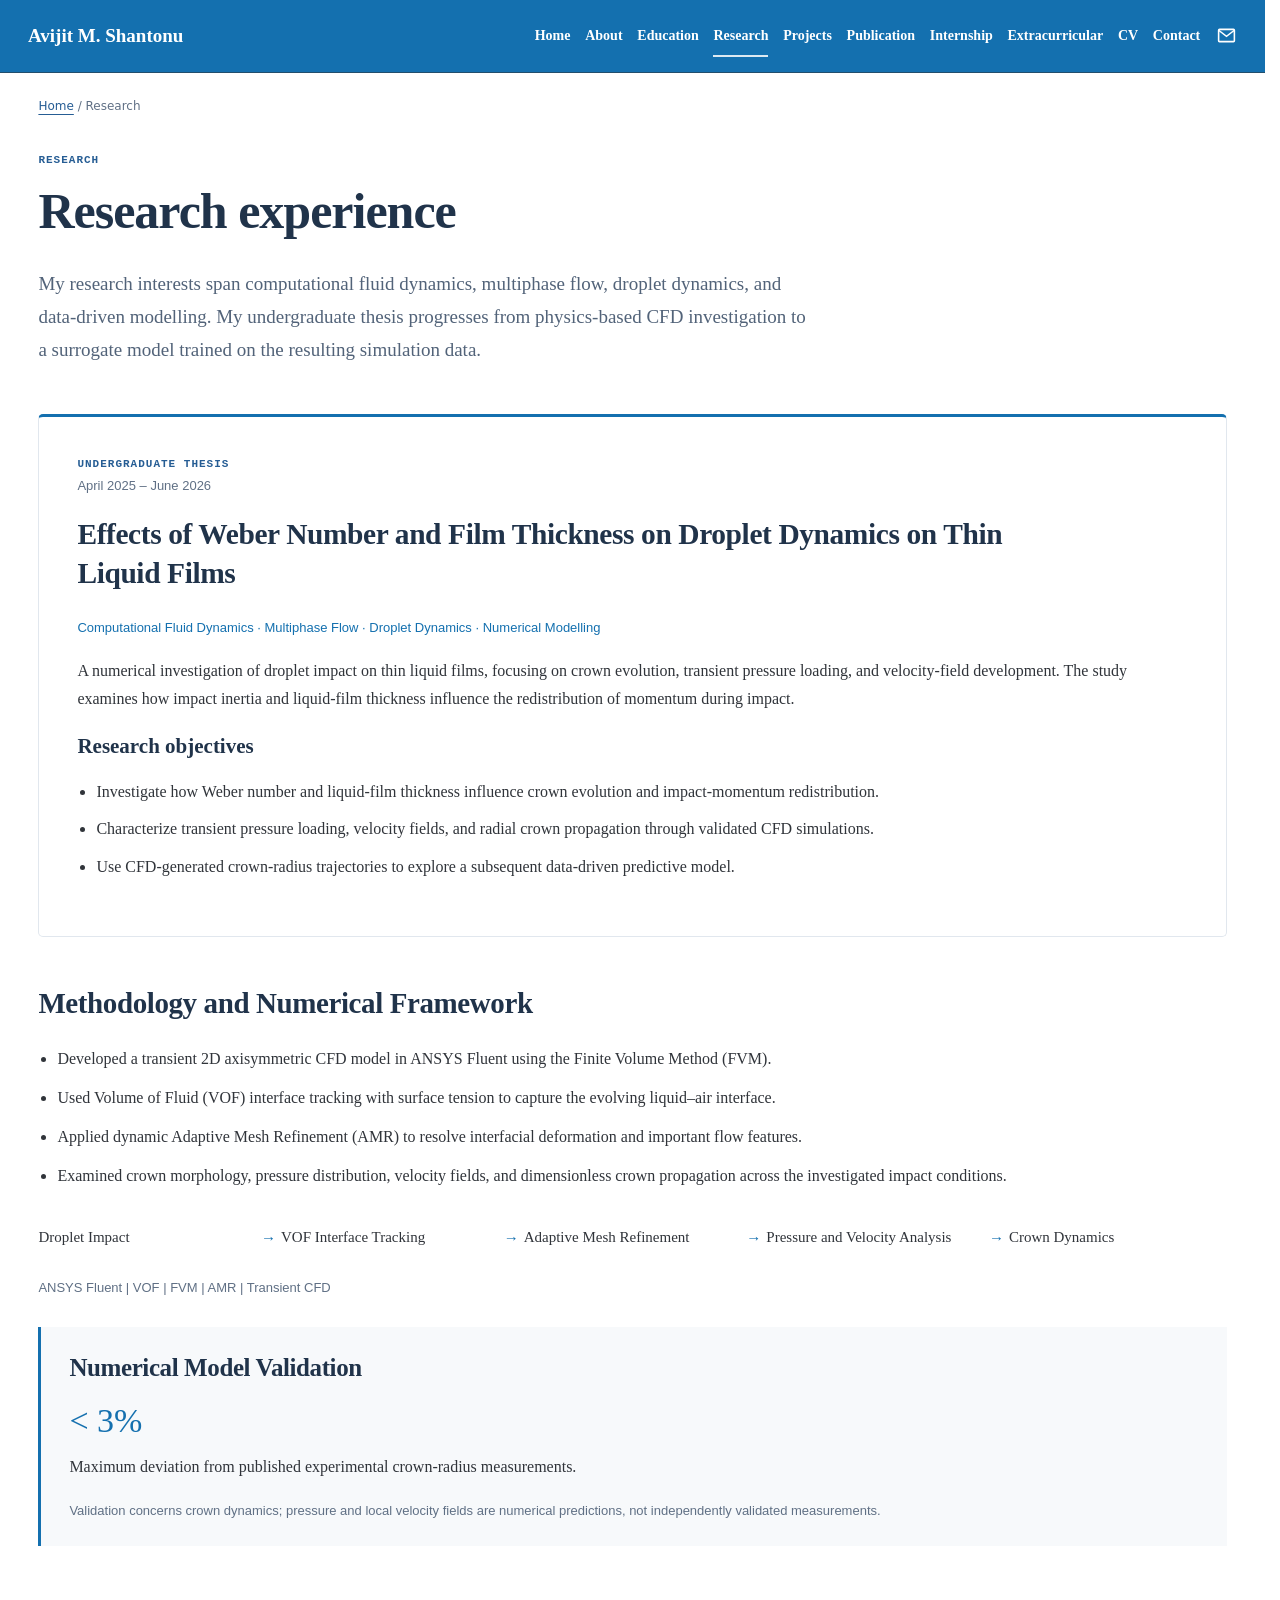
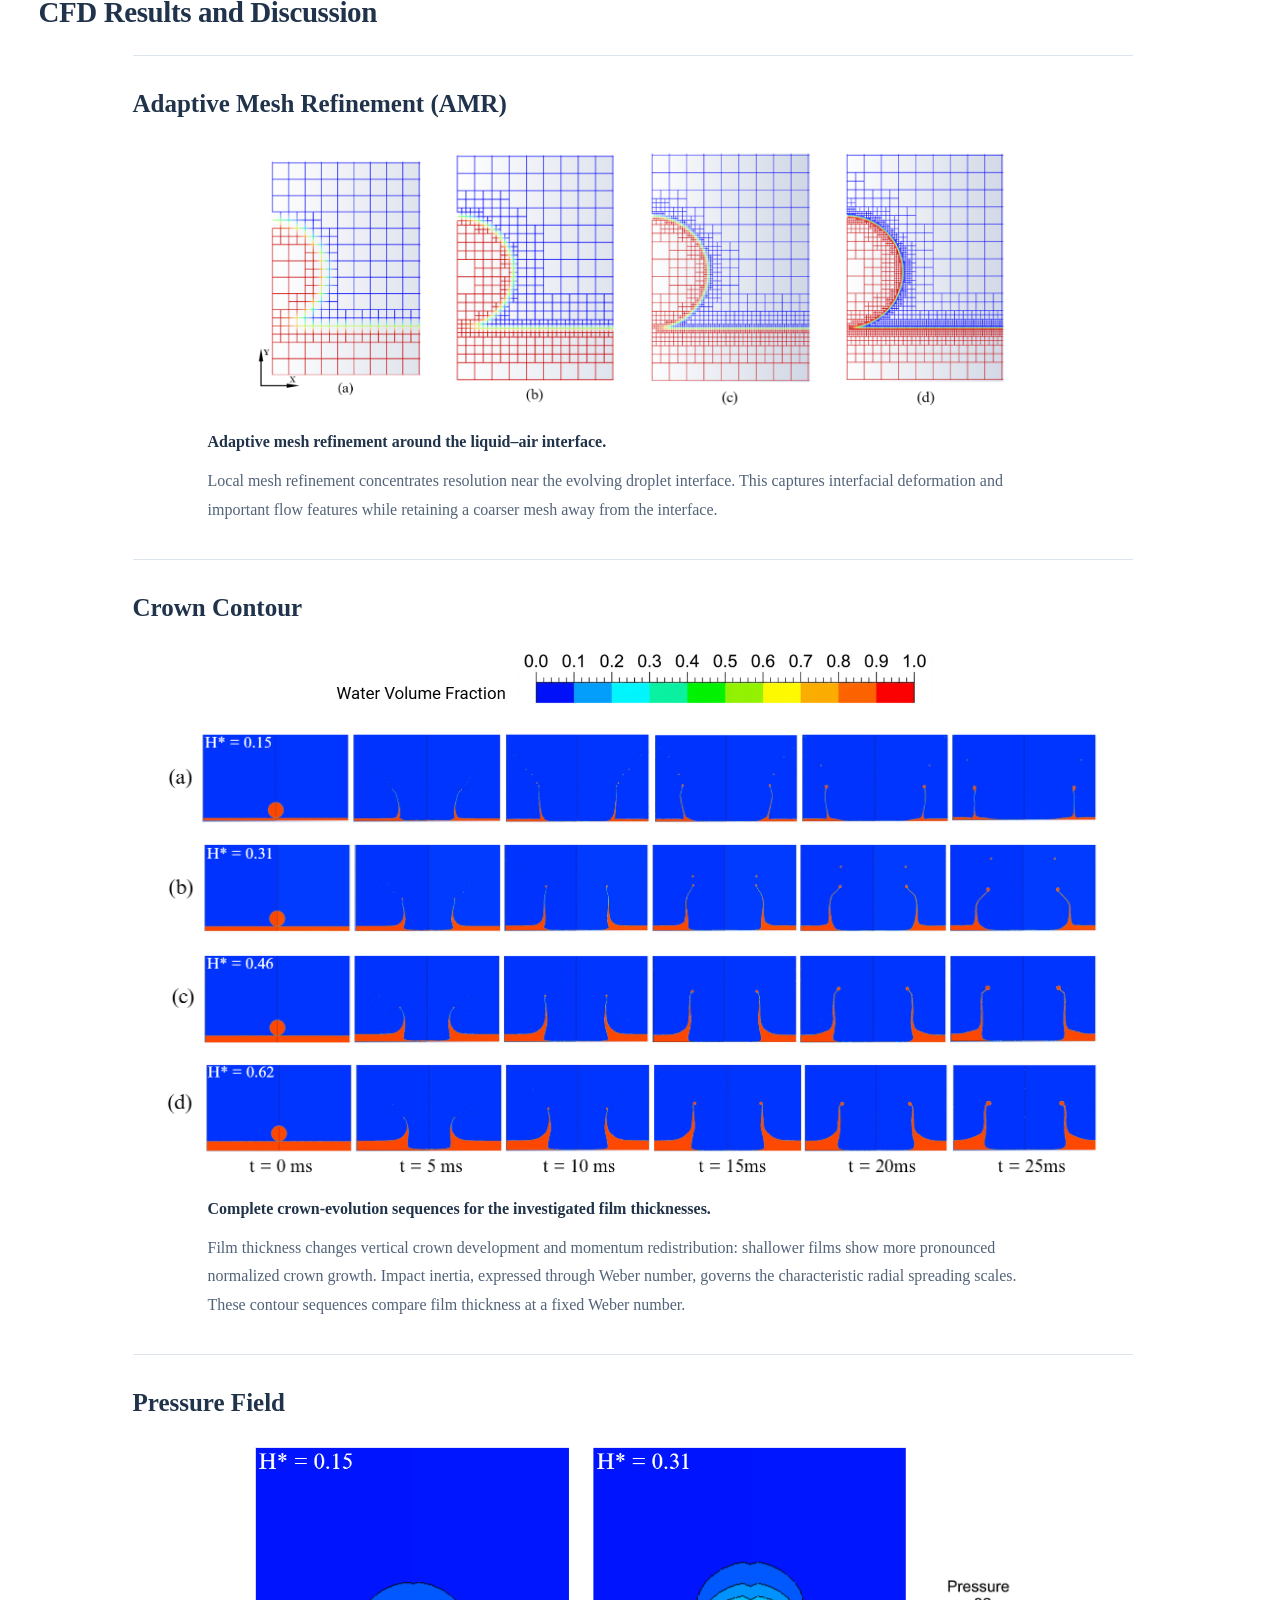
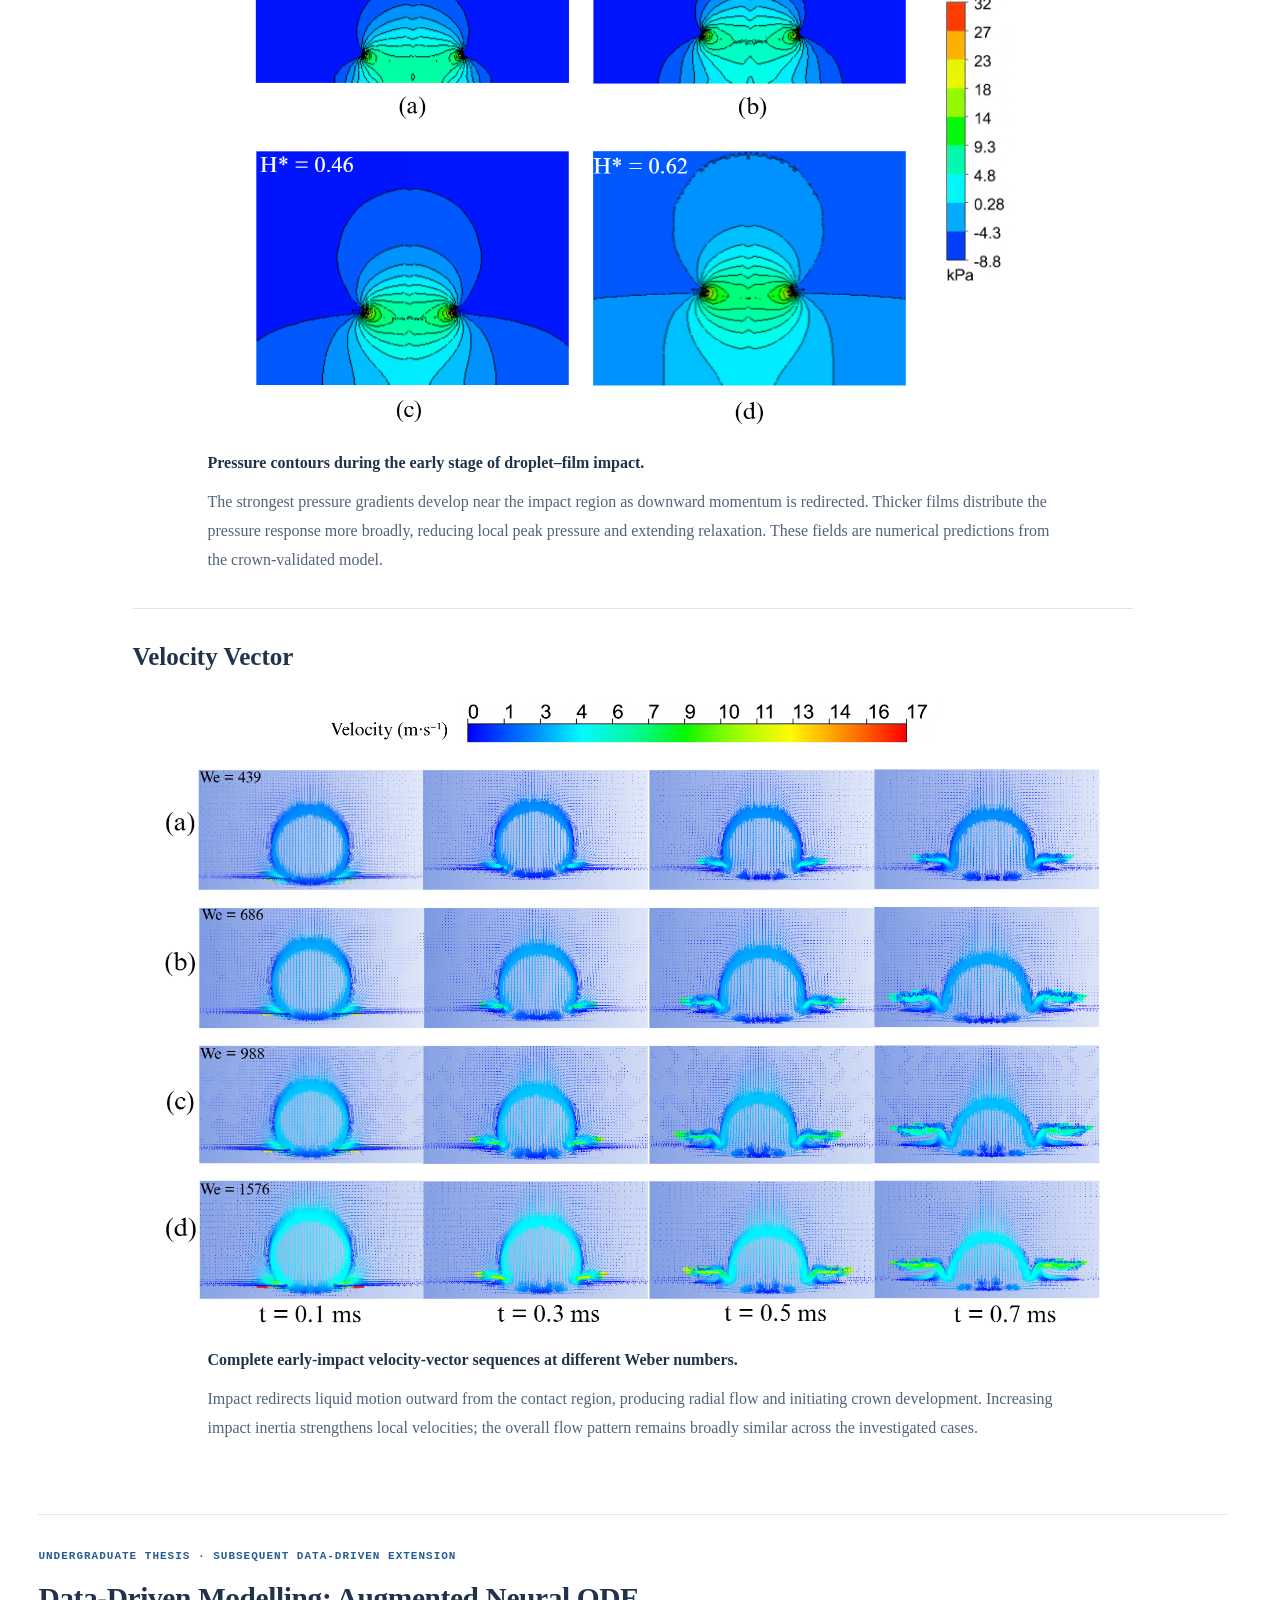
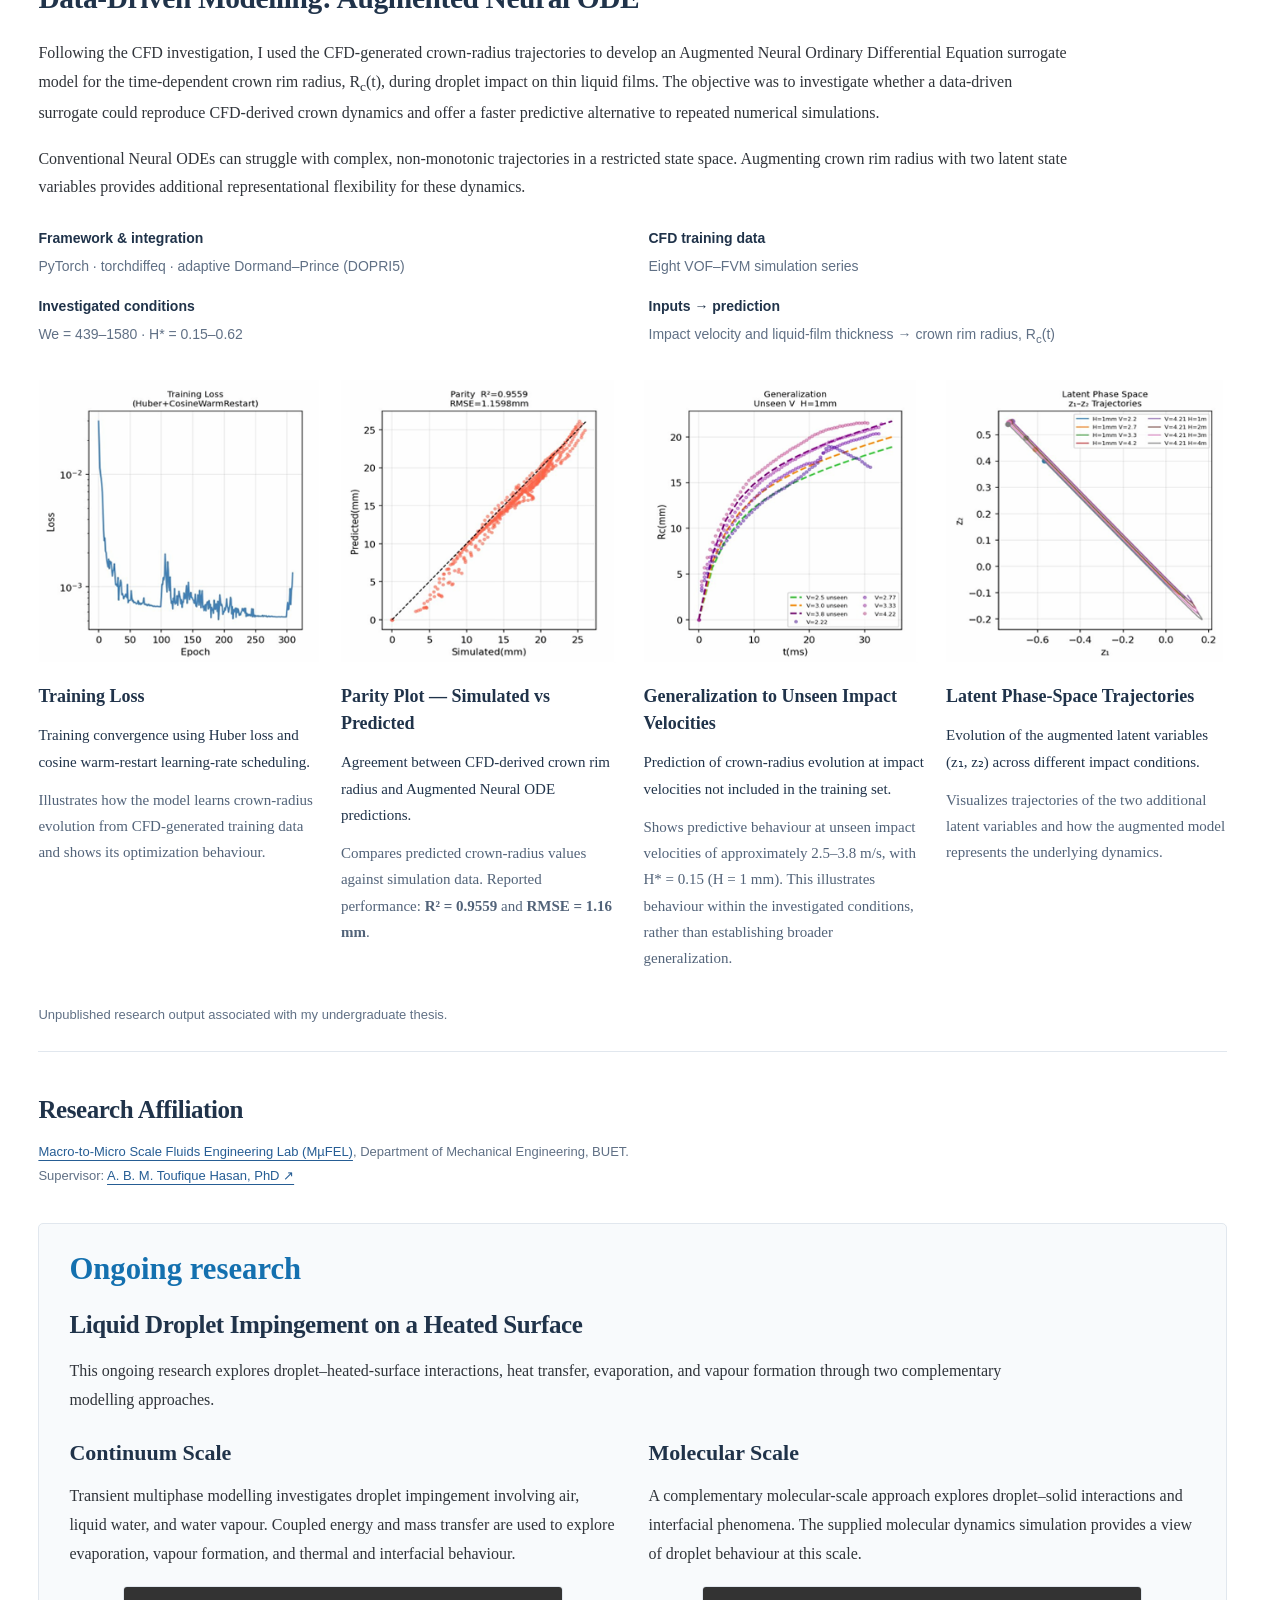
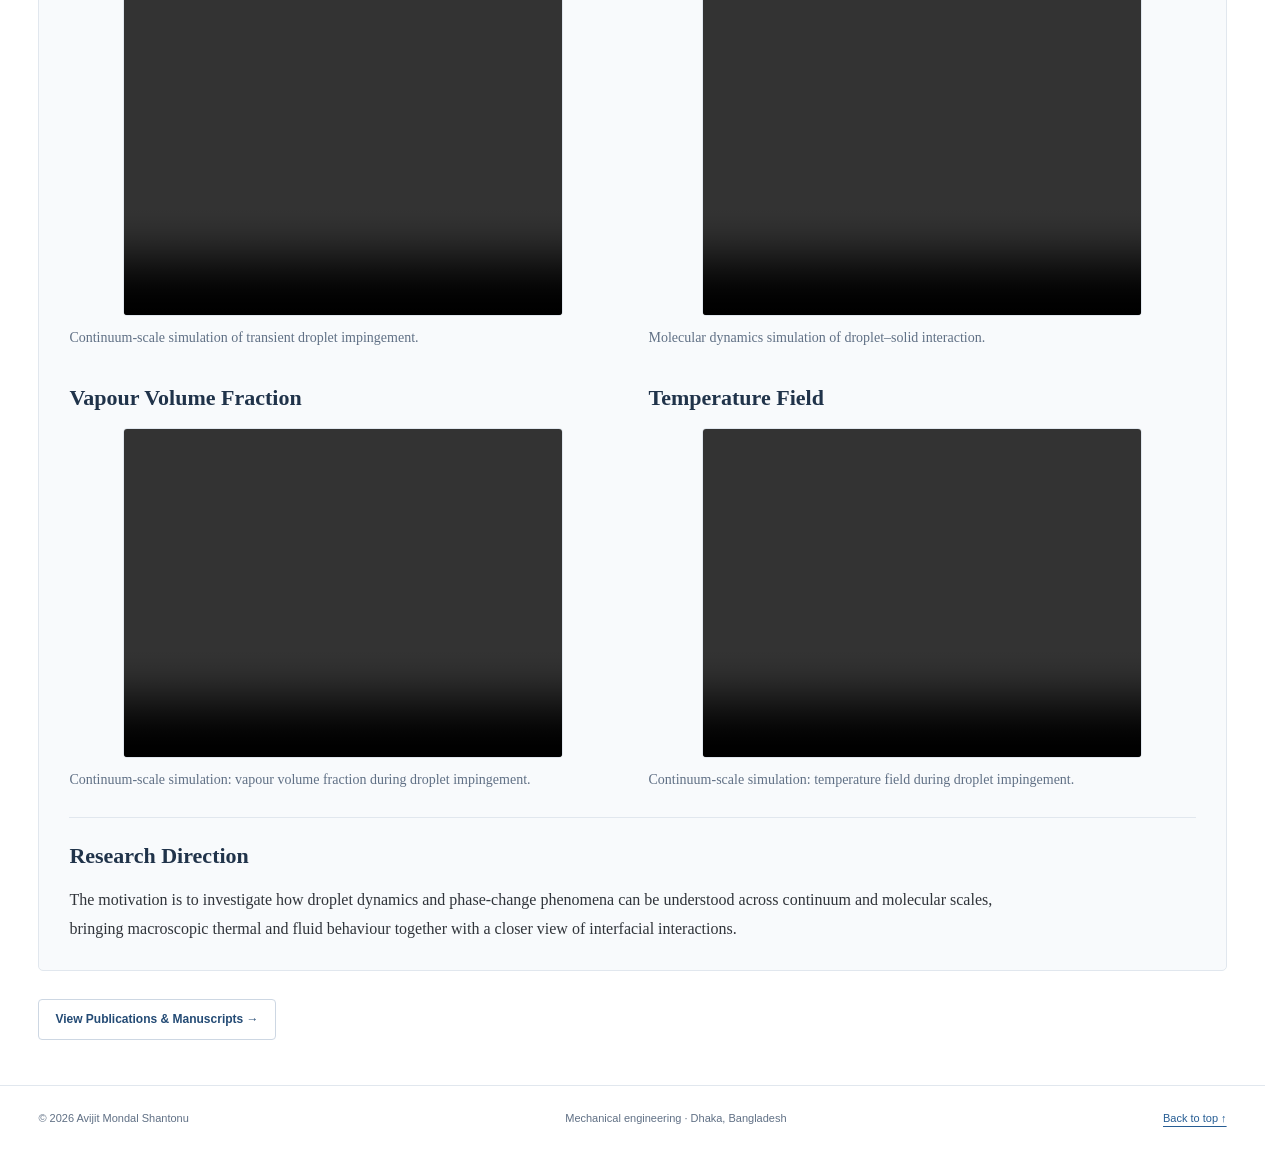
<file: research.html>
<!doctype html>
<html lang="en"><head><meta charset="utf-8"><meta name="viewport" content="width=device-width,initial-scale=1"><meta name="description" content="Academic portfolio of Avijit Mondal Shantonu: multiphase CFD, droplet dynamics, and thermal engineering."><title>Research | Avijit Mondal Shantonu</title><style>
:root{--ink:#172b45;--muted:#607085;--paper:#fff;--line:#e1e7ee;--green:#265d94}*{box-sizing:border-box}html{scroll-behavior:smooth;scroll-padding-top:100px}body{margin:0;background:var(--paper);color:var(--ink);font:15px/1.8 -apple-system,BlinkMacSystemFont,"Segoe UI",sans-serif;-webkit-font-smoothing:antialiased}a{color:#265d94;text-underline-offset:4px}a:hover{color:#123e6b}a:focus-visible,summary:focus-visible{outline:3px solid #719bc6;outline-offset:4px}.wrap{max-width:1120px;padding:0 36px;margin:auto}header{position:sticky;top:0;z-index:10;background:#fffffffa;border-bottom:1px solid var(--line)}nav{min-height:76px;display:flex;justify-content:space-between;align-items:center;gap:20px}.brand{font-size:15px;font-weight:650;text-decoration:none;color:var(--ink)}.links{display:flex;gap:25px;font-size:12px}.links a{text-decoration:none;color:#4b5c70}.links a:hover{color:#265d94}.hero{display:grid;grid-template-columns:1.65fr 1fr;gap:65px;align-items:center;padding:75px 0 65px}.eyebrow{font-size:10px;letter-spacing:1.7px;text-transform:uppercase;font-weight:650;color:var(--green)}h1,h2,h3{color:var(--ink);line-height:1.35;margin:0;font-weight:600}h1{font-size:clamp(34px,4.5vw,49px);letter-spacing:-1.5px;margin:12px 0 13px}h2{font-size:27px;letter-spacing:-.55px;margin:9px 0 25px}h3{font-size:19px;line-height:1.5;margin:10px 0 14px}p{margin:0 0 17px}.intro{font-size:17px;line-height:1.8;color:#526379;max-width:590px}.role{font-size:15px;font-weight:500;margin-bottom:19px}.actions{display:flex;gap:12px;flex-wrap:wrap;margin-top:24px}.button{display:inline-flex;align-items:center;text-decoration:none;padding:9px 16px;border:1px solid #cdd7e3;border-radius:4px;font-size:12px;font-weight:600;color:#244b75}.primary{background:#244b75;color:white;border-color:#244b75}.primary:hover{background:#173958;color:white}.meta{font-size:12px;color:var(--muted);margin-top:25px}.profile{border:1px solid var(--line);border-radius:6px;padding:28px;background:#f8fafc;border-top:3px solid #315f8f}.profile-label{font-size:10px;text-transform:uppercase;letter-spacing:1.4px;color:var(--muted)}.profile h2{font-size:19px;margin:8px 0 22px}.profile dl{margin:0}.profile dt{font-size:11px;color:var(--muted);margin-top:15px}.profile dd{margin:3px 0 0;font-size:13px}.profile a{font-size:12px}.section{border-top:1px solid var(--line);padding:50px 0}.split{display:grid;grid-template-columns:230px 1fr;gap:55px}.lead{font-size:17px;line-height:1.85}.tags{display:flex;flex-wrap:wrap;gap:8px;margin:20px 0 0}.tag{background:#f3f6fa;color:#3c5876;font-size:11px;padding:4px 10px;border-radius:3px}.research{display:grid;grid-template-columns:1.4fr 1fr;gap:24px}.feature,.secondary{border:1px solid var(--line);padding:27px;border-radius:5px;background:#fff}.feature{border-top:3px solid #315f8f}.secondary{background:#f8fafc}.small{font-size:12px;color:var(--muted)}ul{padding-left:19px}li{margin-bottom:10px}.pub{display:grid;grid-template-columns:30px 1fr 140px;gap:17px;padding:25px 0;border-top:1px solid var(--line)}.pub h3{font-size:17px;margin:0 0 10px}.num{font-size:12px;color:#8292a4;padding-top:4px}.status{font-size:10px;line-height:1.7;align-self:start;background:#f0f5fa;color:#365f89;padding:7px 10px;border-radius:3px}.pub p{font-size:12px;color:var(--muted);margin:0 0 3px}.projects{display:grid;grid-template-columns:repeat(3,1fr);gap:22px}.project{border:1px solid var(--line);border-radius:5px;padding:23px;display:flex;flex-direction:column}.project>.small{font-size:9px;letter-spacing:.6px}.project h3{font-size:18px;min-height:81px}.project p{font-size:13px}.metric{font-size:24px;font-weight:600;margin:12px 0 0}.metric-label{font-size:10px;color:var(--muted);margin-bottom:16px}details{border-top:1px solid var(--line);padding-top:12px;margin-top:auto;font-size:12px}summary{cursor:pointer;color:#265d94;font-weight:500}details p{padding-top:12px}.timeline>div{border-bottom:1px solid var(--line);padding:0 0 22px;margin-bottom:22px}.timeline>div:last-child{border:0;margin:0;padding-bottom:0}.timeline h3{font-size:18px;margin:6px 0 10px}.skills{display:grid;grid-template-columns:1fr 1fr;gap:15px 35px}.skills h3{font-size:16px;margin:0 0 8px}.skills p{font-size:13px;color:var(--muted)}.contact{border:1px solid var(--line);background:#f8fafc;padding:35px;border-radius:5px;margin:15px 0 55px}.contact h2{margin-bottom:15px}.contact a{overflow-wrap:anywhere}.contact p{font-size:14px}footer{border-top:1px solid var(--line);padding:23px 0;color:var(--muted);font-size:11px}.foot{display:flex;justify-content:space-between;gap:20px}.skip{position:absolute;left:-9999px}.skip:focus{left:20px;top:20px;background:white;padding:10px;z-index:30}@media(max-width:850px){.wrap{padding:0 24px}.hero{gap:28px;grid-template-columns:1.4fr 1fr}.split{grid-template-columns:180px 1fr;gap:30px}.projects{grid-template-columns:1fr}.project h3{min-height:0}.links{gap:14px}.brand{max-width:130px;line-height:1.4}.research{grid-template-columns:1fr}}@media(max-width:600px){.wrap{padding:0 21px}nav{padding-top:16px!important;padding-bottom:13px!important;align-items:flex-start;flex-direction:column;gap:12px}.brand{max-width:none}.links{gap:20px;max-width:100%;overflow-x:auto;padding-bottom:5px;white-space:nowrap;width:100%;font-size:11px}.hero{grid-template-columns:1fr;padding:38px 0;gap:25px}h1{font-size:36px;letter-spacing:-1px}.profile{padding:22px}.split{grid-template-columns:1fr;gap:10px}.section{padding:34px 0}h2{font-size:25px;margin-bottom:20px}.pub{grid-template-columns:22px 1fr;gap:12px}.status{grid-column:2;width:fit-content}.skills{grid-template-columns:1fr}.contact{padding:25px}.foot{flex-direction:column;gap:5px}.intro{font-size:16px}}@media(prefers-reduced-motion:reduce){html{scroll-behavior:auto}}@media print{header,.actions,footer{display:none}.hero{padding:15px 0}.section{padding:20px 0}.wrap{max-width:none}.profile,.feature,.secondary,.project{break-inside:avoid}}
.portrait{display:block;width:168px;height:auto;aspect-ratio:698/856;object-fit:contain;margin:0 auto 24px;border-radius:5px;border:1px solid #e1e7ee}@media(max-width:600px){.portrait{width:150px}}

/* Serif typography inspired by the supplied academic template. */
body{font-family:Georgia,"Times New Roman",serif;font-size:16px;line-height:1.8;color:#30343a}
h1,h2,h3{font-family:Georgia,"Times New Roman",serif;color:#20334a}
h1{font-size:clamp(36px,4.5vw,50px);font-weight:700;letter-spacing:-1px;line-height:1.2}
h2{font-size:29px;font-weight:700;letter-spacing:-.4px}
h3{font-size:21px;font-weight:700;line-height:1.45}
.intro{font-size:19px;line-height:1.75}.lead{font-size:19px}.role{font-size:16px;font-weight:400}
.eyebrow,.profile-label{font-family:"Courier New",monospace;font-size:11px;letter-spacing:1px;font-weight:700}
.links,.button,.tag,.status,footer,.meta,.profile dt,.profile dd,.small,.metric-label{font-family:-apple-system,BlinkMacSystemFont,"Segoe UI",sans-serif}
.brand{font-family:Georgia,"Times New Roman",serif;font-size:18px;font-weight:700}
.pub h3{font-size:19px;font-weight:600}.pub p{font-family:Georgia,"Times New Roman",serif;font-size:14px;line-height:1.7}
.project h3{font-size:21px;min-height:92px}.project p{font-size:15px}.timeline h3{font-size:21px}.skills h3{font-size:19px}.skills p{font-size:15px}.contact p{font-size:16px}.profile h2{font-size:22px}.num{font-family:"Courier New",monospace}.metric{font-family:Georgia,"Times New Roman",serif;font-weight:400}
@media(max-width:850px){.project h3{min-height:0}}
@media(max-width:600px){h1{font-size:37px;letter-spacing:-.7px}h2{font-size:27px}.intro,.lead{font-size:18px}.pub h3{font-size:18px}.brand{font-size:17px}}

/* Section navigation inspired by the supplied blue-bar reference. */
header{background:#176da4;border-bottom:1px solid #125d8e}
nav{min-height:72px;gap:24px}
.brand,.brand:hover{color:#fff;font-size:18px;white-space:nowrap}
.links{gap:23px;align-items:center;overflow:visible}
.links a{font-family:Georgia,"Times New Roman",serif;font-size:17px;font-weight:700;color:#fff;text-decoration:none;line-height:1.5;padding:7px 0;border-bottom:2px solid transparent}
.links a:hover{color:#fff;border-bottom-color:#fff}
.links a:focus-visible,.brand:focus-visible{outline:2px solid white;outline-offset:5px}
.email-link{display:inline-flex;align-items:center;justify-content:center;min-width:30px}
@media(max-width:950px){nav{flex-direction:column;align-items:flex-start;gap:7px;padding-top:14px!important;padding-bottom:12px!important}.brand{max-width:none}.links{flex-wrap:wrap;gap:4px 22px;width:100%;white-space:normal;padding:0}.links a{font-size:16px}}
@media(max-width:600px){html{scroll-padding-top:160px}.links{gap:2px 19px}.links a{font-size:15px;padding:5px 0}.brand{font-size:18px}}

@media(min-width:951px){nav{gap:18px}.links{gap:18px}.links a{font-size:16px}.brand{font-size:17px}}

@media(min-width:951px){.links{gap:15px}.links a{font-size:15px}nav{gap:16px}}

header nav{display:block;padding-top:17px!important;padding-bottom:12px!important}.brand{display:inline-block;margin-bottom:9px}.links{display:flex;flex-wrap:wrap;gap:2px 23px;width:100%;overflow:visible;white-space:normal}.links a{font-size:16px;padding:5px 0}.links a[aria-current="page"]{border-bottom-color:#fff}.page-main{min-height:calc(100vh - 220px)}.page-main>.section{border-top:0;padding-top:48px}.page-main>.contact{margin-top:48px}.page-main h1{margin:10px 0 26px}.page-main .split h1{font-size:32px}.breadcrumbs{display:block;font:12px system-ui,sans-serif;margin-top:26px;color:#607085}.page-main>.hero{padding-top:50px}.home-next{border-top:1px solid var(--line);padding:25px 0 50px}.home-next p{font-size:18px}.home-next .actions{margin-top:12px}@media(max-width:600px){.links{gap:2px 18px}.links a{font-size:15px}.page-main>.section{padding-top:30px}.page-main h1{font-size:32px}.page-main>.contact{margin-top:30px}html{scroll-padding-top:200px}}

/* Full-width layout and single-row navigation. */
.wrap{max-width:none;width:100%;padding-left:clamp(24px,3vw,64px);padding-right:clamp(24px,3vw,64px)}
header nav.wrap{display:flex;flex-direction:row;align-items:center;justify-content:space-between;gap:28px;min-height:76px;padding-top:12px!important;padding-bottom:12px!important}
header .brand{margin:0;flex:0 0 auto;max-width:none;font-size:20px;white-space:nowrap}
header .links{margin-left:auto;width:auto;min-width:0;display:flex;align-items:center;justify-content:flex-end;flex-wrap:nowrap;gap:clamp(12px,1.35vw,26px);white-space:nowrap}
header .links a{font-size:16px;flex:0 0 auto}
.page-main>.hero{grid-template-columns:minmax(0,1.7fr) minmax(320px,1fr);gap:clamp(40px,6vw,120px);min-height:calc(100vh - 76px);padding-top:42px;padding-bottom:42px}
.hero .intro{max-width:760px}.hero h1{font-size:clamp(40px,3.7vw,68px)}.profile{width:100%;max-width:540px;justify-self:end}.portrait{width:180px}
.page-main .split{grid-template-columns:minmax(210px,22%) minmax(0,1fr)}
@media(max-width:1300px){header nav.wrap{gap:20px;padding-left:24px;padding-right:24px}header .brand{font-size:18px}header .links{gap:12px}header .links a{font-size:14px}}
@media(max-width:1100px){header .links{justify-content:flex-start;overflow-x:auto;scrollbar-width:thin;padding-bottom:4px}header nav.wrap{gap:22px}.page-main>.hero{gap:32px;grid-template-columns:minmax(0,1.4fr) minmax(280px,1fr)}}
@media(max-width:700px){header nav.wrap{padding-left:18px;padding-right:18px;min-height:65px;gap:20px}header .brand{font-size:16px}header .links a{font-size:14px}.wrap{padding-left:22px;padding-right:22px}.page-main>.hero{grid-template-columns:1fr;min-height:auto;padding-top:36px;padding-bottom:36px}.profile{max-width:none;justify-self:stretch}.hero h1{font-size:38px}.page-main .split{grid-template-columns:1fr}html{scroll-padding-top:85px}}

/* Shared homepage navigation */
header{position:sticky;top:0;z-index:20;background:#285b7e;border-bottom:1px solid #224e6c}
header nav.wrap{display:flex;flex-direction:row;align-items:center;justify-content:space-between;gap:26px;min-height:72px;padding:0 28px!important;max-width:none;width:100%}
header .brand{margin:0;font-family:Georgia,"Times New Roman",serif;font-size:19px;font-weight:700;white-space:nowrap;color:#fff;text-decoration:none;max-width:none;flex:0 0 auto}header .brand:hover{color:#fff}
header .links{display:flex;align-items:center;justify-content:flex-end;gap:clamp(12px,1.15vw,22px);min-width:0;width:auto;margin-left:auto;flex-wrap:nowrap;overflow:visible;padding:0}
header .links a{font-family:Georgia,"Times New Roman",serif;font-size:14px;font-weight:700;line-height:1.5;white-space:nowrap;color:#fff;text-decoration:none;padding:9px 0;border-bottom:2px solid transparent}
header .links a:hover,header .links a[aria-current]{border-bottom-color:#dce9f2}header .email-link{display:inline-flex;align-items:center;min-width:22px}
header .menu-toggle{display:none;font:600 13px -apple-system,BlinkMacSystemFont,"Segoe UI",sans-serif;background:transparent;color:#fff;border:1px solid #a8c2d5;border-radius:3px;padding:9px 13px;cursor:pointer}
header a:focus-visible,header button:focus-visible{outline:3px solid #92b8d4;outline-offset:5px}html{scroll-padding-top:100px}
@media(min-width:1600px){header nav.wrap{padding-inline:48px!important}header .links a{font-size:15px}}
@media(max-width:1250px){header nav.wrap{gap:18px;padding-inline:24px!important}header .brand{font-size:17px}header .links{gap:11px}header .links a{font-size:13px}}
@media(max-width:1100px){header nav.wrap{flex-wrap:wrap;min-height:66px;padding-block:14px!important}header .menu-toggle{display:block}header .links{display:none;width:100%;flex-wrap:wrap;justify-content:flex-start;gap:4px 24px;padding:8px 0 0}header .links.is-open{display:flex}header .links a{font-size:15px;padding:10px 0}}
@media(max-width:380px){header nav.wrap{padding-inline:20px!important}}
</style><link rel="stylesheet" href="navigation.css"><link rel="stylesheet" href="research.css"></head><body><a class="skip" href="#main">Skip to content</a><header><nav class="wrap" aria-label="Main navigation"><a class="brand" href="index.html">Avijit M. Shantonu</a><button class="menu-toggle" type="button" aria-expanded="false" aria-controls="nav-links">Menu</button><div class="links" id="nav-links"><a href="index.html">Home</a><a href="about.html">About</a><a href="education.html">Education</a><a href="research.html" aria-current="page">Research</a><a href="projects.html">Projects</a><a href="publications.html">Publication</a><a href="internship.html">Internship</a><a href="extracurricular.html">Extracurricular</a><a href="cv.html">CV</a><a href="contact.html">Contact</a><a class="email-link" href="mailto:avijitmondal.me.buet@gmail.com" aria-label="Email Avijit Mondal Shantonu"><svg viewBox="0 0 24 24" width="21" height="21" fill="none" stroke="currentColor" stroke-width="1.8" aria-hidden="true"><rect x="3" y="5" width="18" height="14" rx="1"/><path d="m3 6 9 7 9-7"/></svg></a></div></nav></header><main id="main" class="wrap page-main research-page"><div class="breadcrumbs"><a href="index.html">Home</a> / Research</div>
<section class="research-intro"><div class="eyebrow">Research</div><h1>Research experience</h1><p class="intro">My research interests span computational fluid dynamics, multiphase flow, droplet dynamics, and data-driven modelling. My undergraduate thesis progresses from physics-based CFD investigation to a surrogate model trained on the resulting simulation data.</p></section>
<article class="feature thesis" id="undergraduate-thesis"><div class="eyebrow">Undergraduate thesis</div><p class="small">April 2025 – June 2026</p><h2>Effects of Weber Number and Film Thickness on Droplet Dynamics on Thin Liquid Films</h2><p class="small research-areas">Computational Fluid Dynamics · Multiphase Flow · Droplet Dynamics · Numerical Modelling</p><p>A numerical investigation of droplet impact on thin liquid films, focusing on crown evolution, transient pressure loading, and velocity-field development. The study examines how impact inertia and liquid-film thickness influence the redistribution of momentum during impact.</p>

<h3>Research objectives</h3><ul><li>Investigate how Weber number and liquid-film thickness influence crown evolution and impact-momentum redistribution.</li><li>Characterize transient pressure loading, velocity fields, and radial crown propagation through validated CFD simulations.</li><li>Use CFD-generated crown-radius trajectories to explore a subsequent data-driven predictive model.</li></ul></article>
<section class="research-method" id="numerical-framework"><h2>Methodology and Numerical Framework</h2><ul><li>Developed a transient 2D axisymmetric CFD model in ANSYS Fluent using the Finite Volume Method (FVM).</li><li>Used Volume of Fluid (VOF) interface tracking with surface tension to capture the evolving liquid–air interface.</li><li>Applied dynamic Adaptive Mesh Refinement (AMR) to resolve interfacial deformation and important flow features.</li><li>Examined crown morphology, pressure distribution, velocity fields, and dimensionless crown propagation across the investigated impact conditions.</li></ul><ol class="method-flow"><li>Droplet Impact</li><li>VOF Interface Tracking</li><li>Adaptive Mesh Refinement</li><li>Pressure and Velocity Analysis</li><li>Crown Dynamics</li></ol><p class="small">ANSYS Fluent | VOF | FVM | AMR | Transient CFD</p></section>
<section class="validation research-validation" id="model-validation"><h2>Numerical Model Validation</h2><p class="validation-value">&lt; 3%</p><p>Maximum deviation from published experimental crown-radius measurements.</p><p class="small">Validation concerns crown dynamics; pressure and local velocity fields are numerical predictions, not independently validated measurements.</p></section><section class="selected-findings" id="cfd-results"><h2>CFD Results and Discussion</h2><div class="findings-sequence"><article class="finding"><h3>Adaptive Mesh Refinement (AMR)</h3><figure><div class="scientific-panels mesh-panels"><a href="assets/research/amr-a.png" target="_blank" rel="noopener" aria-label="Open full-size Adaptive Mesh Refinement (AMR): a panel"><img src="assets/research/amr-a.png" width="391" height="536" alt="Adaptive Mesh Refinement (AMR): a panel" loading="lazy"></a><a href="assets/research/amr-b.png" target="_blank" rel="noopener" aria-label="Open full-size Adaptive Mesh Refinement (AMR): b panel"><img src="assets/research/amr-b.png" width="368" height="536" alt="Adaptive Mesh Refinement (AMR): b panel" loading="lazy"></a><a href="assets/research/amr-c.png" target="_blank" rel="noopener" aria-label="Open full-size Adaptive Mesh Refinement (AMR): c panel"><img src="assets/research/amr-c.png" width="360" height="536" alt="Adaptive Mesh Refinement (AMR): c panel" loading="lazy"></a><a href="assets/research/amr-d.png" target="_blank" rel="noopener" aria-label="Open full-size Adaptive Mesh Refinement (AMR): d panel"><img src="assets/research/amr-d.png" width="362" height="536" alt="Adaptive Mesh Refinement (AMR): d panel" loading="lazy"></a></div><figcaption>Adaptive mesh refinement around the liquid–air interface.</figcaption></figure><p>Local mesh refinement concentrates resolution near the evolving droplet interface. This captures interfacial deformation and important flow features while retaining a coarser mesh away from the interface.</p></article><article class="finding"><h3>Crown Contour</h3><figure><div class="scientific-panels wide-panels"><a href="assets/research/crown-legend.png" target="_blank" rel="noopener" aria-label="Open full-size Crown Contour: legend panel"><img src="assets/research/crown-legend.png" width="1016" height="92" alt="Crown Contour: legend panel" loading="lazy"></a><a href="assets/research/crown-a.png" target="_blank" rel="noopener" aria-label="Open full-size Crown Contour: a panel"><img src="assets/research/crown-a.png" width="1917" height="197" alt="Crown Contour: a panel" loading="lazy"></a><a href="assets/research/crown-b.png" target="_blank" rel="noopener" aria-label="Open full-size Crown Contour: b panel"><img src="assets/research/crown-b.png" width="1917" height="190" alt="Crown Contour: b panel" loading="lazy"></a><a href="assets/research/crown-c.png" target="_blank" rel="noopener" aria-label="Open full-size Crown Contour: c panel"><img src="assets/research/crown-c.png" width="1917" height="191" alt="Crown Contour: c panel" loading="lazy"></a><a href="assets/research/crown-d.png" target="_blank" rel="noopener" aria-label="Open full-size Crown Contour: d panel"><img src="assets/research/crown-d.png" width="1917" height="229" alt="Crown Contour: d panel" loading="lazy"></a></div><figcaption>Complete crown-evolution sequences for the investigated film thicknesses.</figcaption></figure><p>Film thickness changes vertical crown development and momentum redistribution: shallower films show more pronounced normalized crown growth. Impact inertia, expressed through Weber number, governs the characteristic radial spreading scales. These contour sequences compare film thickness at a fixed Weber number.</p></article><article class="finding"><h3>Pressure Field</h3><figure><div class="scientific-panels pressure-panels"><div class="pressure-grid"><a href="assets/research/pressure-a.png" target="_blank" rel="noopener" aria-label="Open full-size Pressure Field: a panel"><img src="assets/research/pressure-a.png" width="566" height="499" alt="Pressure Field: a panel" loading="lazy"></a><a href="assets/research/pressure-b.png" target="_blank" rel="noopener" aria-label="Open full-size Pressure Field: b panel"><img src="assets/research/pressure-b.png" width="564" height="503" alt="Pressure Field: b panel" loading="lazy"></a><a href="assets/research/pressure-c.png" target="_blank" rel="noopener" aria-label="Open full-size Pressure Field: c panel"><img src="assets/research/pressure-c.png" width="568" height="494" alt="Pressure Field: c panel" loading="lazy"></a><a href="assets/research/pressure-d.png" target="_blank" rel="noopener" aria-label="Open full-size Pressure Field: d panel"><img src="assets/research/pressure-d.png" width="563" height="493" alt="Pressure Field: d panel" loading="lazy"></a></div><a href="assets/research/pressure-legend.png" target="_blank" rel="noopener" aria-label="Open full-size pressure colour legend in kPa"><img src="assets/research/pressure-legend.png" width="171" height="730" alt="pressure colour legend in kPa" loading="lazy"></a></div><figcaption>Pressure contours during the early stage of droplet–film impact.</figcaption></figure><p>The strongest pressure gradients develop near the impact region as downward momentum is redirected. Thicker films distribute the pressure response more broadly, reducing local peak pressure and extending relaxation. These fields are numerical predictions from the crown-validated model.</p></article><article class="finding"><h3>Velocity Vector</h3><figure><div class="scientific-panels wide-panels"><a href="assets/research/velocity-legend.png" target="_blank" rel="noopener" aria-label="Open full-size Velocity Vector: legend panel"><img src="assets/research/velocity-legend.png" width="1202" height="87" alt="Velocity Vector: legend panel" loading="lazy"></a><a href="assets/research/velocity-a.png" target="_blank" rel="noopener" aria-label="Open full-size Velocity Vector: a panel"><img src="assets/research/velocity-a.png" width="1622" height="211" alt="Velocity Vector: a panel" loading="lazy"></a><a href="assets/research/velocity-b.png" target="_blank" rel="noopener" aria-label="Open full-size Velocity Vector: b panel"><img src="assets/research/velocity-b.png" width="1622" height="212" alt="Velocity Vector: b panel" loading="lazy"></a><a href="assets/research/velocity-c.png" target="_blank" rel="noopener" aria-label="Open full-size Velocity Vector: c panel"><img src="assets/research/velocity-c.png" width="1622" height="205" alt="Velocity Vector: c panel" loading="lazy"></a><a href="assets/research/velocity-d.png" target="_blank" rel="noopener" aria-label="Open full-size Velocity Vector: d panel"><img src="assets/research/velocity-d.png" width="1622" height="249" alt="Velocity Vector: d panel" loading="lazy"></a></div><figcaption>Complete early-impact velocity-vector sequences at different Weber numbers.</figcaption></figure><p>Impact redirects liquid motion outward from the contact region, producing radial flow and initiating crown development. Increasing impact inertia strengthens local velocities; the overall flow pattern remains broadly similar across the investigated cases.</p></article></div></section>
<section class="anode-section" aria-labelledby="anode-title"><div class="eyebrow">Undergraduate thesis · Subsequent data-driven extension</div><h2 id="anode-title">Data-Driven Modelling: Augmented Neural ODE</h2><p class="anode-overview">Following the CFD investigation, I used the CFD-generated crown-radius trajectories to develop an Augmented Neural Ordinary Differential Equation surrogate model for the time-dependent crown rim radius, R<sub>c</sub>(t), during droplet impact on thin liquid films. The objective was to investigate whether a data-driven surrogate could reproduce CFD-derived crown dynamics and offer a faster predictive alternative to repeated numerical simulations.</p><p class="anode-overview">Conventional Neural ODEs can struggle with complex, non-monotonic trajectories in a restricted state space. Augmenting crown rim radius with two latent state variables provides additional representational flexibility for these dynamics.</p><dl class="anode-facts"><div><dt>Framework &amp; integration</dt><dd>PyTorch · torchdiffeq · adaptive Dormand–Prince (DOPRI5)</dd></div><div><dt>CFD training data</dt><dd>Eight VOF–FVM simulation series</dd></div><div><dt>Investigated conditions</dt><dd>We = 439–1580 · H* = 0.15–0.62</dd></div><div><dt>Inputs → prediction</dt><dd>Impact velocity and liquid-film thickness → crown rim radius, R<sub>c</sub>(t)</dd></div></dl><div class="anode-graphs"><figure class="anode-graph"><a href="assets/research/anode/training-loss.png" target="_blank" rel="noopener" aria-label="View full-size Training Loss"><img src="assets/research/anode/training-loss.png" width="340" height="348" alt="Original Training Loss graph, including its axes, legend where present, and annotations."></a><figcaption><h4>Training Loss</h4><p class="anode-caption">Training convergence using Huber loss and cosine warm-restart learning-rate scheduling.</p><p>Illustrates how the model learns crown-radius evolution from CFD-generated training data and shows its optimization behaviour.</p></figcaption></figure><figure class="anode-graph"><a href="assets/research/anode/parity.png" target="_blank" rel="noopener" aria-label="View full-size Parity Plot — Simulated vs Predicted"><img src="assets/research/anode/parity.png" width="340" height="348" alt="Original Parity Plot — Simulated vs Predicted graph, including its axes, legend where present, and annotations."></a><figcaption><h4>Parity Plot — Simulated vs Predicted</h4><p class="anode-caption">Agreement between CFD-derived crown rim radius and Augmented Neural ODE predictions.</p><p>Compares predicted crown-radius values against simulation data. Reported performance: <strong>R² = 0.9559</strong> and <strong>RMSE = 1.16 mm</strong>.</p></figcaption></figure><figure class="anode-graph"><a href="assets/research/anode/generalization.png" target="_blank" rel="noopener" aria-label="View full-size Generalization to Unseen Impact Velocities"><img src="assets/research/anode/generalization.png" width="340" height="348" alt="Original Generalization to Unseen Impact Velocities graph, including its axes, legend where present, and annotations."></a><figcaption><h4>Generalization to Unseen Impact Velocities</h4><p class="anode-caption">Prediction of crown-radius evolution at impact velocities not included in the training set.</p><p>Shows predictive behaviour at unseen impact velocities of approximately 2.5–3.8 m/s, with H* = 0.15 (H = 1 mm). This illustrates behaviour within the investigated conditions, rather than establishing broader generalization.</p></figcaption></figure><figure class="anode-graph"><a href="assets/research/anode/latent-phase.png" target="_blank" rel="noopener" aria-label="View full-size Latent Phase-Space Trajectories"><img src="assets/research/anode/latent-phase.png" width="340" height="348" alt="Original Latent Phase-Space Trajectories graph, including its axes, legend where present, and annotations."></a><figcaption><h4>Latent Phase-Space Trajectories</h4><p class="anode-caption">Evolution of the augmented latent variables (z₁, z₂) across different impact conditions.</p><p>Visualizes trajectories of the two additional latent variables and how the augmented model represents the underlying dynamics.</p></figcaption></figure></div><p class="small anode-status">Unpublished research output associated with my undergraduate thesis.</p></section><section class="research-affiliation"><h2>Research Affiliation</h2><p class="small affiliation"><a href="https://toufiquehasan.buet.ac.bd/research/lab/home.html" target="_blank" rel="noopener">Macro-to-Micro Scale Fluids Engineering Lab (MµFEL)</a>, Department of Mechanical Engineering, BUET.<br>Supervisor: <a href="https://toufiquehasan.buet.ac.bd/" target="_blank" rel="noopener">A. B. M. Toufique Hasan, PhD ↗</a></p></section><article class="secondary ongoing heated-research" id="ongoing-research"><div class="eyebrow">Ongoing research</div><h2>Liquid Droplet Impingement on a Heated Surface</h2><p>This ongoing research explores droplet–heated-surface interactions, heat transfer, evaporation, and vapour formation through two complementary modelling approaches.</p><div class="heated-approaches"><section><h3>Continuum Scale</h3><p>Transient multiphase modelling investigates droplet impingement involving air, liquid water, and water vapour. Coupled energy and mass transfer are used to explore evaporation, vapour formation, and thermal and interfacial behaviour.</p><figure><video controls playsinline preload="metadata" aria-label="Continuum-scale droplet impingement simulation"><source src="assets/research/heated/continuum.mp4" type="video/mp4">Your browser does not support embedded video.</video><figcaption>Continuum-scale simulation of transient droplet impingement.</figcaption></figure></section><section><h3>Molecular Scale</h3><p>A complementary molecular-scale approach explores droplet–solid interactions and interfacial phenomena. The supplied molecular dynamics simulation provides a view of droplet behaviour at this scale.</p><figure><video controls playsinline preload="metadata" aria-label="Molecular dynamics droplet–solid interaction simulation"><source src="assets/research/heated/molecular.mp4" type="video/mp4">Your browser does not support embedded video.</video><figcaption>Molecular dynamics simulation of droplet–solid interaction.</figcaption></figure></section></div><div class="heated-approaches heated-additional"><section><h3>Vapour Volume Fraction</h3><figure><video class="continuum-crop" controls playsinline preload="metadata" aria-label="Continuum-scale vapour volume fraction simulation"><source src="assets/research/heated/vapour.mp4" type="video/mp4">Your browser does not support embedded video.</video><figcaption>Continuum-scale simulation: vapour volume fraction during droplet impingement.</figcaption></figure></section><section><h3>Temperature Field</h3><figure><video class="continuum-crop" controls playsinline preload="metadata" aria-label="Continuum-scale temperature field simulation"><source src="assets/research/heated/temperature.mp4" type="video/mp4">Your browser does not support embedded video.</video><figcaption>Continuum-scale simulation: temperature field during droplet impingement.</figcaption></figure></section></div><div class="heated-direction"><h3>Research Direction</h3><p>The motivation is to investigate how droplet dynamics and phase-change phenomena can be understood across continuum and molecular scales, bringing macroscopic thermal and fluid behaviour together with a closer view of interfacial interactions.</p></div></article>
<div class="actions research-actions"><a class="button" href="publications.html">View Publications &amp; Manuscripts →</a></div></main><footer><div class="wrap foot"><span>© 2026 Avijit Mondal Shantonu</span><span>Mechanical engineering · Dhaka, Bangladesh</span><a href="#main">Back to top ↑</a></div></footer><script>
const menu=document.querySelector('.menu-toggle');
const links=document.getElementById('nav-links');
function closeMenu(){links.classList.remove('is-open');menu.setAttribute('aria-expanded','false');}
menu.addEventListener('click',()=>{const open=menu.getAttribute('aria-expanded')!=='true';links.classList.toggle('is-open',open);menu.setAttribute('aria-expanded',String(open));});
links.addEventListener('click',e=>{if(e.target.closest('a'))closeMenu();});
document.addEventListener('keydown',e=>{if(e.key==='Escape'&&links.classList.contains('is-open')){closeMenu();menu.focus();}});
</script><noscript><style>@media(max-width:1100px){.links{display:flex}.menu-toggle{display:none}header{position:static}}</style></noscript></body></html>
</file>
<file: navigation.css>
header{position:sticky;top:0;z-index:20;background:#1470af;border-bottom:1px solid #224e6c}
header nav.wrap{display:flex;flex-direction:row;align-items:center;justify-content:space-between;gap:26px;min-height:72px;padding:0 28px!important;max-width:none;width:100%}
header .brand{margin:0;font-family:Georgia,"Times New Roman",serif;font-size:19px;font-weight:700;white-space:nowrap;color:#fff;text-decoration:none;max-width:none;flex:0 0 auto}header .brand:hover{color:#fff}
header .links{display:flex;align-items:center;justify-content:flex-end;gap:clamp(12px,1.15vw,22px);min-width:0;width:auto;margin-left:auto;flex-wrap:nowrap;overflow:visible;padding:0}
header .links a{font-family:Georgia,"Times New Roman",serif;font-size:14px;font-weight:700;line-height:1.5;white-space:nowrap;color:#fff;text-decoration:none;padding:9px 0;border-bottom:2px solid transparent}
header .links a:hover,header .links a[aria-current]{border-bottom-color:#dce9f2}header .email-link{display:inline-flex;align-items:center;min-width:22px}
header .menu-toggle{display:none;font:600 13px -apple-system,BlinkMacSystemFont,"Segoe UI",sans-serif;background:transparent;color:#fff;border:1px solid #a8c2d5;border-radius:3px;padding:9px 13px;cursor:pointer}
header a:focus-visible,header button:focus-visible{outline:3px solid #92b8d4;outline-offset:5px}html{scroll-padding-top:100px}
@media(min-width:1600px){header nav.wrap{padding-inline:48px!important}header .links a{font-size:15px}}
@media(max-width:1250px){header nav.wrap{gap:18px;padding-inline:24px!important}header .brand{font-size:17px}header .links{gap:11px}header .links a{font-size:13px}}
@media(max-width:1100px){header nav.wrap{flex-wrap:wrap;min-height:66px;padding-block:14px!important}header .menu-toggle{display:block}header .links{display:none;width:100%;flex-wrap:wrap;justify-content:flex-start;gap:4px 24px;padding:8px 0 0}header .links.is-open{display:flex}header .links a{font-size:15px;padding:10px 0}}
@media(max-width:380px){header nav.wrap{padding-inline:20px!important}}

/* Explicit common metrics prevent page typography and legacy rules from leaking into the header. */
html{scrollbar-gutter:stable}
body>header{font-family:Georgia,"Times New Roman",serif;font-size:16px;line-height:1.5;letter-spacing:normal}
body>header nav.wrap{margin:0;box-sizing:border-box;flex-wrap:nowrap}
body>header .brand{display:block;line-height:1.5;letter-spacing:normal;padding:0;border:0}
body>header .links{max-width:none;line-height:1.5;letter-spacing:normal}
body>header .links a{display:block;flex:0 0 auto;margin:0;border-radius:0;letter-spacing:normal}
body>header .links a.email-link{display:inline-flex;min-width:22px;line-height:1.5}
body>header .email-link svg{display:block;width:21px;height:21px}
@media(max-width:1100px){body>header nav.wrap{flex-wrap:wrap}body>header .brand{line-height:1.5}}
@media print{body>header{display:none}}
</file>
<file: about.css>
.about-breadcrumb{font:12px/1.7 var(--sans);color:var(--muted);padding-top:26px}.about-heading{padding:35px 0 30px;border-bottom:1px solid var(--line)}.about-heading h1{font-size:44px;margin:12px 0 15px}.about-heading p{font-size:17px;color:var(--muted);margin:0}.about-layout{display:grid;grid-template-columns:minmax(0,1.45fr) minmax(0,1fr);gap:clamp(32px,5vw,70px);align-items:start;padding:36px 0 42px}.about-biography{max-width:72ch}.about-biography p{font-size:17px;line-height:1.85;margin-bottom:25px}.about-biography p:last-child{margin:0}.about-photograph{margin:0}.about-photograph img{display:block;width:100%;height:auto;border-radius:4px}.about-photograph figcaption{font:12px/1.7 var(--sans);color:var(--muted);margin-top:12px}.about-next{border-top:1px solid var(--line);padding:25px 0 35px;display:flex;gap:30px;font:600 13px/1.7 var(--sans)}@media(max-width:900px){.about-layout{grid-template-columns:1fr;gap:27px}.about-photograph{grid-row:1;max-width:560px}.about-heading{padding:26px 0}.about-heading h1{font-size:36px}.about-biography p{font-size:16px}}
</file>
<file: education.css>
:root{--ink:#20334a;--text:#354353;--muted:#627185;--line:#dfe5eb;--sans:-apple-system,BlinkMacSystemFont,"Segoe UI",sans-serif}*{box-sizing:border-box}html{scroll-behavior:smooth}body{margin:0;background:#fff;color:var(--text);font:15px/1.75 var(--sans);-webkit-font-smoothing:antialiased}a{color:#285b7e;text-underline-offset:5px}a:hover{color:#163d5a}a:focus-visible,button:focus-visible{outline:3px solid #92b8d4;outline-offset:5px}h1,h2,h3,h4,p,figure{margin:0}h1,h2{font-family:Georgia,"Times New Roman",serif;color:var(--ink);line-height:1.22;letter-spacing:-.7px}.wrap{width:100%;padding-inline:clamp(24px,4vw,80px);margin:auto}.page-main{max-width:1600px}.eyebrow{font:600 11px/1.5 var(--sans);letter-spacing:1.65px;text-transform:uppercase;color:#476683}.breadcrumbs{font-size:12px;color:var(--muted);padding-top:25px}.education-intro{display:grid;grid-template-columns:1fr 1fr;gap:55px;align-items:center;padding:29px 0 36px;border-bottom:1px solid var(--line)}h1{font-size:clamp(32px,3vw,44px);margin-top:11px}.education-intro>p{max-width:54ch;font-size:16px;color:var(--muted)}.undergraduate{display:grid;grid-template-columns:minmax(0,1fr) minmax(0,1.2fr);gap:clamp(35px,5vw,80px);padding:40px 0 46px}.period{font-size:12px;letter-spacing:.6px;color:#476683;margin-bottom:14px}.academic-copy h2{font-size:clamp(28px,2.5vw,37px);margin-bottom:23px}.institution{display:flex;gap:15px;align-items:center;max-width:430px;font-weight:500;line-height:1.6}.institution img{flex-shrink:0;object-fit:contain}.location{font-size:13px;color:var(--muted);margin-top:10px}.result{font-size:13px;margin-top:15px}.result strong{font-weight:600;color:var(--ink);margin-left:12px}.coursework{border-top:1px solid var(--line);margin-top:28px;padding-top:23px;max-width:470px}.coursework h3{font-size:13px;font-weight:600;color:var(--ink);margin:17px 0 5px}.coursework p{font-size:13px;line-height:1.85;color:var(--muted)}.academic-photos{display:grid;grid-template-columns:minmax(0,0.92272203fr) minmax(0,0.63222222fr);gap:18px;align-items:start}.photo-link{display:block;border-radius:3px;overflow:hidden;cursor:zoom-in}.photo-link img{display:block;width:100%;height:auto}.photo-link:hover{outline:2px solid #92b8d4;outline-offset:3px}figcaption{font-size:11px;line-height:1.6;color:var(--muted);margin-top:9px}.school-entry{display:grid;grid-template-columns:140px minmax(0,1fr) 185px;gap:30px;border-top:1px solid var(--line);padding:29px 0;align-items:start}.school-entry .period{margin-top:5px}.school-entry h2{font-size:24px;margin-bottom:10px;letter-spacing:-.3px}.school-entry p:not(.period){font-size:14px}.school-entry .location{font-size:12px}.school-entry .result{margin-top:7px}.institution-placeholder{border:1px dashed #d7dfe7;background:#fafbfd;min-height:100px;display:flex;flex-direction:column;align-items:center;justify-content:center;color:var(--muted);font-size:12px;border-radius:3px}.institution-placeholder small{font-size:10px;margin-top:3px}.secondary-school h2{font-size:22px}.secondary-school .institution-placeholder{min-height:85px}.training{display:grid;grid-template-columns:minmax(0,1fr) minmax(0,1.8fr);gap:60px;padding:45px 0;border-top:1px solid var(--line)}.training h2{font-size:32px;margin-top:12px}.training-name{font:700 23px/1.4 Georgia,serif;color:var(--ink);margin-bottom:10px}.training-description{color:var(--muted);font-size:14px;margin-top:14px;max-width:65ch}.certificates{display:grid;grid-template-columns:1fr 1fr;gap:20px;margin-top:24px}.certificate-preview{min-height:115px;border:1px dashed #d7dfe7;background:#fafbfd;display:flex;flex-direction:column;align-items:center;justify-content:center;color:var(--muted);font-size:12px}.certificate-preview small{font-size:10px}.certificate h4{font-size:13px;font-weight:600;margin:12px 0 3px}.pending-link{color:#788592;font-size:12px}.academic-summary{border-top:1px solid var(--line);padding:26px 0 35px}.academic-summary dl{display:grid;grid-template-columns:1fr 1fr 1fr;gap:30px;margin:15px 0 0}.academic-summary dt{font-size:11px;color:var(--muted);margin-bottom:4px}.academic-summary dd{font-size:12px;margin:0}footer{border-top:1px solid var(--line);padding:22px 0;font:11px/1.6 var(--sans);color:var(--muted)}.foot{display:flex;align-items:center;justify-content:space-between;gap:20px}.foot a{text-decoration:none}.skip{position:absolute;left:-9999px}.skip:focus{left:20px;top:15px;z-index:30;background:white;padding:10px}.photo-viewer{border:0;border-radius:4px;padding:18px;background:#fff;max-width:94vw;max-height:94vh;overflow:auto}.photo-viewer::backdrop{background:#142333df}.photo-viewer img{display:block;width:auto;height:auto;max-width:85vw;max-height:73vh;object-fit:contain;margin:auto}.photo-viewer p{font-size:12px;color:var(--muted);max-width:70ch;margin:12px auto 0}.close-viewer{display:block;margin:0 0 14px auto;border:1px solid #bccbda;background:white;border-radius:3px;padding:9px 15px;font:600 13px var(--sans);color:var(--ink);cursor:pointer}body:has(dialog[open]){overflow:hidden}
@media(max-width:900px){.education-intro{gap:25px}.undergraduate{grid-template-columns:1fr;gap:30px}.academic-photos{max-width:650px}.academic-copy h2 br{display:none}.coursework{max-width:100%}.school-entry{grid-template-columns:95px minmax(0,1fr);gap:20px}.institution-placeholder{grid-column:2;max-width:220px;min-height:85px}.training{grid-template-columns:1fr;gap:26px}.training h2 br{display:none}.foot{flex-wrap:wrap;gap:8px 20px}.foot span:nth-child(2){flex-basis:100%;order:3}}
@media(max-width:540px){.education-intro{grid-template-columns:1fr;gap:18px;padding-bottom:28px}.education-intro>p{font-size:14px}.undergraduate{padding:30px 0}.academic-copy h2{font-size:29px}.academic-photos{grid-template-columns:1fr;gap:23px}.school-entry{grid-template-columns:1fr;gap:5px;padding:25px 0}.school-entry .period{margin:0 0 8px}.school-entry h2{font-size:23px}.institution-placeholder{grid-column:auto;width:180px;margin-top:14px}.training{padding:32px 0}.training h2{font-size:29px}.training-name{font-size:22px}.certificates{gap:14px}.certificate-preview{min-height:95px;font-size:11px}.academic-summary dl{grid-template-columns:1fr;gap:15px}.photo-viewer{padding:12px}.photo-viewer img{max-width:85vw}.photo-viewer p{max-width:85vw}}
@media(prefers-reduced-motion:reduce){html{scroll-behavior:auto}}@media print{header,.skip,dialog{display:none}.wrap{padding:0}.undergraduate,.school-entry,.training{break-inside:avoid}}

/* Supplied college photographs retain their original proportions. */
.college-entry{grid-template-columns:140px minmax(0,1fr) minmax(280px,34%)}.college-photos{display:grid;grid-template-columns:minmax(0,1.77777778fr) minmax(0,1.33333333fr);gap:14px;align-items:start}
@media(max-width:900px){.college-entry{grid-template-columns:95px minmax(0,1fr)}.college-photos{grid-column:2;max-width:480px}}
@media(max-width:540px){.college-entry{grid-template-columns:1fr}.college-photos{grid-column:auto;margin-top:16px;width:100%}}

/* Match the two BUET photo heights without cropping either image. */
@media(max-width:540px){.academic-photos .photo-link{aspect-ratio:800/867}.academic-photos .photo-link img{width:auto;height:100%;max-width:100%;object-fit:contain;margin-inline:auto;border-radius:3px}}

/* School campus photo: natural proportions, matching the institutional gallery scale. */
.secondary-school{grid-template-columns:140px minmax(0,1fr) minmax(280px,34%)}.school-photo{width:100%}.school-photo .photo-link,.school-photo figcaption{width:calc((100% - 14px) * .427857143)}
@media(max-width:900px){.secondary-school{grid-template-columns:95px minmax(0,1fr)}.school-photo{grid-column:2;margin-top:8px;max-width:480px}}
@media(max-width:540px){.secondary-school{grid-template-columns:1fr}.school-photo{grid-column:auto;margin-top:16px}}

/* Align the school image and caption to the right of its gallery area. */
.school-photo .photo-link,.school-photo figcaption{margin-left:auto}


/* Actual COMSOL certificates: complete pages with original-resolution links. */
.certificate-image{display:block;border:1px solid var(--line);border-radius:3px;overflow:hidden;background:#fafbfd}.certificate-image img{display:block;width:100%;height:auto}.certificate-date{font-size:11px;color:var(--muted);margin:3px 0 7px}.certificate-link{font-size:12px}

/* Compact COMSOL previews; full-resolution certificates remain linked. */
.certificates{max-width:460px;gap:20px}.certificate-image{max-width:210px}


/* Smaller certificate previews and a modestly reduced BUET gallery. */
.certificates{max-width:340px;gap:20px}.certificate-image{max-width:150px}.academic-photos{width:90%;justify-self:end}
@media(max-width:900px){.academic-photos{justify-self:start}}
</file>
<file: coursework.css>
.degree-record{display:grid;grid-template-columns:1.3fr 1.8fr 1fr .65fr;gap:28px;margin:28px 0 35px}.degree-record dt{font-size:11px;color:var(--muted);margin-bottom:6px}.degree-record dd{margin:0;font-size:13px}.course-summary{display:grid;grid-template-columns:repeat(3,1fr);gap:30px;border-top:1px solid var(--line);padding-top:25px}.course-summary strong{display:block;font:40px/1.2 Georgia,serif;color:var(--ink)}.course-summary span{display:block;font-size:10px;letter-spacing:1.3px;text-transform:uppercase;margin-top:9px;color:var(--muted)}.credit-note{font-size:12px;color:var(--muted);margin:22px 0 30px}.course-tabs{display:flex;gap:28px;border-bottom:1px solid var(--line);margin-bottom:28px}.course-tabs button{font:600 14px/1.5 var(--sans);color:var(--muted);border:0;border-bottom:3px solid transparent;background:none;padding:14px 0;cursor:pointer}.course-tabs button[aria-selected=true]{color:#285b7e;border-bottom-color:#1470af}.course-tabs span{font-weight:400}.course-panel[hidden]{display:none}.course-panel table{width:100%;border-collapse:collapse;margin-bottom:32px;table-layout:fixed}.course-panel caption{text-align:left;font:700 22px/1.4 Georgia,serif;color:var(--ink);padding:12px 0 15px}.course-panel th,.course-panel td{text-align:left;padding:11px 15px;border-bottom:1px solid var(--line);font-size:13px;vertical-align:top;overflow-wrap:anywhere}.course-panel thead th{background:#f8fafc;color:var(--muted);font-size:11px;font-weight:500}.course-panel th:first-child{width:135px;padding-left:0}.course-panel th:last-child{width:110px}.course-panel tbody th{font-weight:500;color:var(--ink)}.course-panel td:last-child{text-align:right;padding-right:8px;font-variant-numeric:tabular-nums}.course-panel thead th:last-child{text-align:right}.record-section{display:grid;grid-template-columns:1fr 1.7fr;gap:50px;border-top:1px solid var(--line);padding:35px 0}.record-section h2{font-size:29px;margin-top:12px}.record-section h3{font:700 21px/1.4 Georgia,serif;color:var(--ink);margin:5px 0 9px}.record-section p{font-size:14px;max-width:65ch}.record-section .course-code{font-size:12px;color:#476683}.record-section .earned{margin-bottom:12px;font-weight:600}.course-return{padding:20px 0 35px;font-size:13px}
@media(max-width:900px){.degree-record{grid-template-columns:1fr 1fr}.record-section{grid-template-columns:1fr;gap:22px}.course-panel caption{font-size:21px}}
@media(max-width:540px){.degree-record{grid-template-columns:1fr;gap:16px}.course-summary{gap:15px}.course-summary strong{font-size:32px}.course-summary span{font-size:9px;letter-spacing:.6px}.course-tabs{gap:20px}.course-tabs button{font-size:13px}.course-panel table,.course-panel tbody,.course-panel tr,.course-panel td,.course-panel tbody th{display:block;width:100%}.course-panel thead{position:absolute;width:1px;height:1px;overflow:hidden;clip-path:inset(50%)}.course-panel caption{display:block;width:100%;font-size:20px}.course-panel tr{padding:13px 0;border-bottom:1px solid var(--line)}.course-panel tbody th,.course-panel td{border:0;padding:3px 0!important;width:100%!important}.course-panel tbody th{font-size:11px;color:#476683}.course-panel td:last-child{text-align:left;font-size:11px;color:var(--muted)}.course-panel td:last-child:before{content:attr(data-label) ": ";}.record-section h2{font-size:26px}}

.degree-record dt,.degree-record dd,.final-year-gpa,.final-year-gpa strong{font-weight:700;}
.final-year-gpa{color:#1470af;font-size:16px;line-height:1.7;margin:16px 0 24px;}
</file>
<file: extracurricular.css>
.extracurricular{max-width:1140px;margin:0 auto;padding-bottom:45px}.extracurricular h1{font-size:clamp(32px,3.4vw,46px)}.experience-block{border-top:1px solid #e1e7ee;padding-top:28px;margin-top:30px}.experience-block h2{font-size:28px;line-height:1.4;margin:0 0 24px}.experience-layout{display:grid;grid-template-columns:minmax(0,1fr) minmax(0,1fr);gap:48px;align-items:start}.experience-layout h3{font-size:21px;line-height:1.5;margin:0 0 12px}.experience-layout p{font-size:16px;line-height:1.85;margin:12px 0 18px}.experience-roles{display:grid;grid-template-columns:1fr 110px;gap:8px 20px;font-size:16px;line-height:1.8;margin:0 0 20px}.experience-roles dt{font-weight:bold;color:#20334a}.experience-roles dd{margin:0}.experience-layout .award-title{margin-top:24px;font-size:19px}.experience-layout figure{margin:0;min-width:0}.experience-layout img{display:block;width:auto;height:auto;max-width:100%;object-fit:contain;border-radius:4px}.experience-photo img{max-height:350px;margin:0 auto}.speech-photo img{max-height:380px}.experience-layout figcaption{font-size:14px;line-height:1.65;color:#607085;margin-top:10px}.experience-photo figcaption{text-align:center}.experience-layout .supporting-certificate{margin-top:22px;max-width:300px}.supporting-certificate img{max-height:185px}.supporting-certificate a{color:#1470af}.supporting-certificate a:focus-visible{outline:2px solid #1470af;outline-offset:4px}@media(max-width:700px){.experience-layout{grid-template-columns:1fr;gap:26px}.experience-block h2{font-size:25px}.experience-photo img,.speech-photo img{max-height:310px}.experience-roles{grid-template-columns:1fr auto;gap:8px 12px}.experience-block{margin-top:26px;padding-top:24px}.supporting-certificate{max-width:280px}}
</file>
<file: training.css>
.training{max-width:1140px;margin:0 auto;padding-bottom:48px}.training h1{font-size:clamp(32px,3.4vw,46px)}.training h2{font-size:25px;line-height:1.4;margin:0 0 20px}.training p{font-size:17px;line-height:1.85;max-width:720px}.training-intro{display:grid;grid-template-columns:minmax(0,1.5fr) minmax(240px,1fr);gap:48px;align-items:center}.training-details{margin:22px 0;display:grid;grid-template-columns:85px 1fr;gap:10px 20px;font-size:15px;line-height:1.7}.training-details dt{font-weight:bold;color:#20334a}.training-details dd{margin:0}.training figure{margin:0;min-width:0}.training img{display:block;width:auto;max-width:100%;height:auto;object-fit:contain;border-radius:4px;margin:auto}.training-intro img{max-height:350px}.training figcaption{font-size:14px;line-height:1.65;color:#607085;margin-top:12px;text-align:center}.training-experience,.training-certificate{border-top:1px solid #e1e7ee;padding-top:30px;margin-top:34px}.training-photos{display:grid;grid-template-columns:1fr 1fr;gap:32px;max-width:860px;margin:24px auto 0}.training-photos img{max-height:330px}.training-certificate{display:grid;grid-template-columns:1fr 1fr;gap:40px;align-items:center}.training-certificate img{max-width:430px;width:100%;max-height:300px}.training-certificate a{color:#1470af}.training-certificate a:focus-visible{outline:2px solid #1470af;outline-offset:5px}@media(max-width:700px){.training-intro,.training-certificate{grid-template-columns:1fr;gap:24px}.training-photos{grid-template-columns:1fr;gap:26px}.training-intro img{max-height:300px}.training-photos img{max-height:300px}.training h2{font-size:23px}.training-details{grid-template-columns:1fr;gap:3px}.training-details dd{margin-bottom:10px}.training p{font-size:16px}.training-certificate img{max-width:100%}}
</file>
<file: project-detail.css>
.detail-back{font-size:13px;padding:22px 0}.detail-intro{padding:15px 0 35px;max-width:1000px}.detail-intro h1{font-size:clamp(30px,3.2vw,46px);margin:15px 0}.detail-date{font-size:12px;color:var(--muted);margin-bottom:18px}.detail-lead{font:20px/1.65 Georgia,serif;max-width:75ch}.detail-section{display:grid;grid-template-columns:minmax(170px,1fr) minmax(0,2.5fr);gap:50px;border-top:1px solid var(--line);padding:35px 0}.detail-section h2{font-size:28px}.detail-section p{margin-bottom:17px}.detail-section ul{padding-left:20px}.detail-section li{margin-bottom:8px}.detail-section figure{max-width:880px;margin:20px 0}.detail-section img{display:block;width:100%;height:auto;max-height:600px;object-fit:contain;border-radius:3px}.detail-section figcaption{font-size:12px;margin-top:10px}.technical-facts{margin:20px 0;display:grid;grid-template-columns:1fr 1fr;gap:18px 25px}.technical-facts dt{font-size:11px;color:var(--muted)}.technical-facts dd{margin:5px 0 0;font-size:14px}.source-note,.documentation-pending{font-size:12px!important;color:var(--muted)}.documentation-pending{padding:18px;border:1px dashed var(--line)}.comparison table{width:100%;border-collapse:collapse;font-size:12px}.comparison td,.comparison th{text-align:left;border-bottom:1px solid var(--line);padding:12px 8px}.comparison thead{background:#f8fafc}.comparison tbody th{font-weight:500}.comparison{overflow-x:auto}@media(max-width:800px){.detail-section{grid-template-columns:1fr;gap:20px}.detail-section h2{font-size:25px}.detail-lead{font-size:18px}}@media(max-width:540px){.technical-facts{grid-template-columns:1fr}.comparison table{font-size:10px}.comparison td,.comparison th{padding:9px 4px}.detail-intro{padding-bottom:25px}.detail-section{padding:27px 0}}
</file>
<file: planter.css>
.planter-hero{display:grid;grid-template-columns:1.1fr 1fr;gap:45px;align-items:start;padding:18px 0 40px}.planter-hero h1{font-size:clamp(34px,3.6vw,50px);margin:14px 0}.planter-subtitle{font:21px/1.5 Georgia,serif;color:var(--ink);margin-bottom:20px}.planter-meta{font-size:12px;margin:22px 0}.planter-meta dt{color:var(--muted);font-size:10px;text-transform:uppercase;letter-spacing:1px;margin-top:10px}.planter-meta dd{margin:3px 0}.watch-link{font-size:13px;font-weight:600}.planter-page figure{margin:0}.planter-page figure img{display:block;width:100%;height:auto;border-radius:4px}.planter-page figcaption{font-size:11px;color:var(--muted);margin-top:10px}.planter-section{border-top:1px solid var(--line);padding:38px 0;display:grid;grid-template-columns:minmax(180px,1fr) minmax(0,2.7fr);gap:45px}.planter-section h2,.demonstration h2{font-size:30px}.planter-section h3,.demonstration h3{font:700 20px/1.4 Georgia,serif;color:var(--ink);margin:0 0 12px}.planter-section p{margin-bottom:16px}.planter-section figure{max-width:760px}.story-pair{display:grid;grid-template-columns:1fr 1.2fr;gap:25px;align-items:start}.story-pair.reverse>div{order:2}.story-pair.reverse>figure{order:1}.pending-note,.media-note{font-size:12px;color:var(--muted)}.control-list{display:grid;grid-template-columns:repeat(3,1fr);gap:22px;margin:25px 0}.control-list dt{font-size:11px;color:var(--muted)}.control-list dd{margin:5px 0;font-size:14px}.demonstration{border-top:1px solid var(--line);padding:40px 0}.demonstration h2{margin:12px 0 25px}.video-wrap{position:relative;max-width:1050px;margin:auto}.video-wrap video{display:block;width:100%;height:auto;aspect-ratio:1920/1050;background:#132536;border-radius:4px}.video-play{position:absolute;left:50%;top:50%;transform:translate(-50%,-50%);border:1px solid #dfe5eb;border-radius:4px;padding:14px 20px;background:#fff;color:#20334a;font:600 14px var(--sans);cursor:pointer;white-space:nowrap}.video-play[hidden]{display:none}.demonstration>.media-note{max-width:1050px;margin:12px auto 25px}.operating-sequence{display:grid;grid-template-columns:repeat(3,1fr);gap:18px 38px;padding-left:22px;font-size:14px}.test-list,.future-columns{display:grid;grid-template-columns:1fr 1fr;gap:22px 30px;margin-bottom:24px}.test-list p{font-size:14px}.contribution-list{display:flex;flex-wrap:wrap;gap:15px 35px;padding-left:18px}.planter-gallery{display:grid;grid-template-columns:repeat(2,1fr);gap:20px;align-items:start}.planter-viewer{border:0;border-radius:4px;padding:18px;max-width:94vw;max-height:94vh}.planter-viewer::backdrop{background:#142333df}.planter-viewer img{display:block;max-width:85vw;max-height:75vh;width:auto;height:auto;object-fit:contain;margin:auto}.planter-viewer button{display:block;margin:0 0 15px auto;padding:8px 14px;background:white;border:1px solid #bccbda;border-radius:3px;cursor:pointer}.planter-viewer p{font-size:12px;margin-top:12px;max-width:85vw}body:has(.planter-viewer[open]){overflow:hidden}.planter-photo:focus-visible{outline:3px solid #92b8d4;outline-offset:4px}@media(max-width:1000px){.planter-section{grid-template-columns:1fr;gap:24px}.planter-hero{gap:28px}.story-pair{grid-template-columns:1fr 1fr}}@media(max-width:650px){.planter-hero,.story-pair,.control-list,.test-list,.future-columns{grid-template-columns:1fr}.story-pair.reverse>div,.story-pair.reverse>figure{order:initial}.planter-gallery{grid-template-columns:1fr 1fr}.operating-sequence{grid-template-columns:1fr 1fr}.planter-section,.demonstration{padding:28px 0}.planter-section h2,.demonstration h2{font-size:26px}.planter-subtitle{font-size:19px}.contribution-list{display:block}.contribution-list li{margin-bottom:10px}.video-play{font-size:12px;padding:10px 14px}}
/* Technical documentation: natural proportions, compact figures, full-size inspection. */
.planter-hero>figure{max-width:460px;justify-self:end}.planter-page .planter-hero>figure img{max-height:350px;width:auto;max-width:100%;margin:auto}
.engineering-intro{max-width:760px}.engineering-pair{display:grid;grid-template-columns:1fr 1fr;gap:26px;margin-top:24px;align-items:start}.planter-page .technical-figure{width:100%;max-width:700px;margin:0 auto}.technical-figure>a{display:flex;align-items:center;justify-content:center;min-width:0}.planter-page .technical-figure img{width:auto;max-width:100%;height:auto;max-height:290px;object-fit:contain}.planter-page .seeder-pair img{max-height:310px}.planter-page .circuit-figure{margin:26px auto 14px}.planter-page .circuit-figure img{width:100%;max-height:none}.planter-gallery{max-width:700px}.planter-page .planter-gallery img{max-height:260px;width:auto;max-width:100%;margin:auto}.video-wrap{max-width:850px}.video-wrap video{aspect-ratio:848/464}.planter-gallery a{display:block}
@media(max-width:650px){.engineering-pair{grid-template-columns:1fr;gap:24px}.planter-page .technical-figure img{max-height:300px}.planter-page .circuit-figure img{max-height:none}.planter-hero>figure{justify-self:center}.planter-gallery{grid-template-columns:1fr}.planter-page .planter-gallery img{max-height:290px}}

/* Finishing refinements; existing section structure remains unchanged. */
.planter-page p,.planter-page li,.planter-page dd{line-height:1.8}.planter-page .planter-section p{font-size:15px}.planter-page figcaption{font-size:12px;line-height:1.6;margin-top:12px}.project-sections{display:flex;flex-wrap:wrap;gap:8px 20px;padding:14px 0;margin:0 0 22px;border-top:1px solid var(--line);border-bottom:1px solid var(--line);font-size:12px;line-height:1.6}.project-sections a{color:var(--muted);text-decoration:none}.project-sections a:hover,.project-sections a:focus-visible{color:var(--ink);text-decoration:underline}.planter-page section[id]{scroll-margin-top:100px}.project-pagination{border-top:1px solid var(--line);padding:26px 0 12px;margin-top:8px;display:flex;justify-content:space-between;align-items:center;gap:20px;font-size:13px}.project-pagination a{line-height:1.6}.project-pagination a:last-child{text-align:right}.engineering-pair figcaption{min-height:3.2em}.planter-gallery figcaption{margin-top:12px}.planter-page #poster .technical-figure{max-width:700px}
@media(max-width:650px){.planter-page .planter-section p,.planter-page .test-list p,.planter-page .operating-sequence,.planter-page .contribution-list{font-size:16px;line-height:1.85}.planter-page .media-note,.planter-page .pending-note{font-size:13px;line-height:1.75}.project-sections{gap:8px 16px;font-size:13px}.project-pagination{gap:12px;font-size:12px;align-items:start}.project-pagination a{flex:1}.project-pagination a:nth-child(2){text-align:center}.planter-page section[id]{scroll-margin-top:85px}}
</file>
<file: cooling.css>
.cooling-page .detail-intro{max-width:1050px;padding-bottom:18px}.cooling-page .detail-intro h1{max-width:30ch}.cooling-page .detail-section{gap:40px;padding:30px 0;grid-template-columns:minmax(180px,1fr) minmax(0,2.7fr)}.cooling-page p{font-size:15px;line-height:1.8;margin:0 0 15px}.cooling-page .detail-section h2{font-size:27px;line-height:1.3}.cooling-pair{display:grid;grid-template-columns:1fr 1fr;gap:26px;align-items:start}.cooling-page figure{margin:0 auto;max-width:620px}.cooling-page figure img{display:block;width:auto;max-width:100%;height:auto;max-height:300px;object-fit:contain;margin:auto;border-radius:4px}.cooling-page figcaption{font-size:12px;line-height:1.6;color:var(--muted);margin-top:12px}.cooling-page #principle figure{max-width:270px}.cooling-page #cad figure{margin-top:20px}.cooling-table{overflow-x:auto;margin:20px 0}.cooling-table table{width:100%;border-collapse:collapse;font-size:13px;line-height:1.65}.cooling-table caption{text-align:left;font-size:12px;color:var(--muted);padding-bottom:10px}.cooling-table th,.cooling-table td{text-align:left;padding:10px 12px;border-bottom:1px solid var(--line);vertical-align:top}.cooling-table thead{background:#f8fafc}.cooling-table tbody th{font-weight:500}.cooling-page .media-note{font-size:12px;color:var(--muted)}.test-evidence{display:grid;grid-template-columns:1fr 1fr;gap:28px;margin-top:20px}.test-evidence figure img{max-height:210px}.test-evidence p{margin-top:12px;font-size:14px}.cooling-page section[id]{scroll-margin-top:100px}@media(max-width:850px){.cooling-page .detail-section{grid-template-columns:1fr;gap:20px}}@media(max-width:560px){.cooling-pair,.test-evidence{grid-template-columns:1fr}.cooling-page p{font-size:16px;line-height:1.85}.cooling-table th,.cooling-table td{padding:9px 6px;font-size:12px}.cooling-page .detail-section h2{font-size:25px}.cooling-page figure img{max-height:280px}.cooling-page .media-note{font-size:13px}.test-evidence{gap:24px}.cooling-page section[id]{scroll-margin-top:85px}}
.cooling-page .test-certificate{margin:20px auto 0;max-width:190px}.cooling-page .test-certificate img{max-height:230px}.project-documents{border-top:1px solid var(--line);padding:25px 0}.project-documents h2{font-size:24px;margin:0 0 15px}.project-documents p{display:flex;flex-wrap:wrap;gap:14px 30px}.project-documents a{font-size:14px}
</file>
<file: microgrid.css>
.microgrid-page .detail-intro h1{max-width:35ch}.microgrid-page figure{margin:20px auto;max-width:640px}.microgrid-page figure img{max-height:360px}.micro-method{padding-left:20px;margin:0}.micro-method li{font-size:15px;line-height:1.8;margin-bottom:12px}.micro-kpis{display:grid;grid-template-columns:repeat(4,1fr);gap:20px;margin:0 0 24px;padding:16px 0;border-top:1px solid var(--line);border-bottom:1px solid var(--line)}.micro-kpis dt{font-size:11px;color:var(--muted);line-height:1.5}.micro-kpis dd{margin:8px 0 0;font:700 27px/1.3 Georgia,serif;color:var(--ink)}.micro-kpis dd span{font:12px/1.5 Arial,sans-serif}.microgrid-page .cooling-table tbody tr:first-child{background:#f5f9fc}@media(max-width:650px){.micro-kpis{grid-template-columns:1fr 1fr}.micro-method li{font-size:16px}.microgrid-page table{min-width:500px}.microgrid-page .cooling-table{max-width:100%}}
</file>
<file: project-cards.css>
.projects{grid-auto-rows:1fr;align-items:stretch}.project{position:relative;min-width:0}.project-document{width:100%;height:205px;object-fit:contain;background:#f8fafc;border-radius:3px;margin-bottom:17px}.project h3{min-height:0}.project-explore{margin-top:auto;align-self:flex-start}.project-explore:after{content:"";position:absolute;inset:0;border-radius:5px}.project:focus-within{outline:3px solid #92b8d4;outline-offset:4px}.image-context{font-size:10px!important;color:#607085;margin:-9px 0 12px!important}.sr-only{position:absolute;width:1px;height:1px;padding:0;margin:-1px;overflow:hidden;clip-path:inset(50%)}
</file>
<file: research.css>
.research-page{max-width:1440px;margin:auto}.research-intro{padding:38px 0 30px}.research-intro .intro{max-width:780px}.thesis{padding:clamp(22px,3vw,38px);border-top-color:#1470af}.thesis h2{font-size:clamp(24px,2.3vw,32px);max-width:1000px;margin:10px 0 18px}.research-areas{color:#1470af}.thesis-columns{display:grid;grid-template-columns:minmax(0,1.65fr) minmax(240px,1fr);gap:40px;margin-top:24px}.thesis h3{font-size:21px}.thesis li{margin-bottom:9px}.validation{align-self:start;border-left:3px solid #1470af;background:#f7f9fb;padding:20px 24px;margin-top:12px}.validation h3{margin:0 0 12px}.validation-value{font-size:34px;line-height:1.3;color:#1470af;margin-bottom:10px}.validation p:last-child{margin-bottom:0}.affiliation{border-top:1px solid #e1e7ee;padding-top:20px;margin-top:20px;margin-bottom:0}.research-method,.selected-findings{padding:38px 0 0}.research-page h2{margin-bottom:22px}.method-flow{list-style:none;display:flex;align-items:center;gap:25px;padding:0;margin:0 0 15px}.method-flow li{position:relative;flex:1;font-size:15px;line-height:1.5;margin:0;padding:12px 0}.method-flow li:not(:last-child):after{content:'→';position:absolute;right:-20px;top:50%;transform:translateY(-50%);color:#1470af}.findings-grid{display:grid;grid-template-columns:repeat(3,minmax(0,1fr));gap:26px}.finding{min-width:0;border-top:2px solid #dce5ee;padding-top:14px}.finding h3{font-size:22px;min-height:64px;margin:0 0 16px}.finding figure{margin:0}.finding img{width:100%;height:220px;object-fit:contain;background:#fff;border:1px solid #e1e7ee;border-radius:4px}.finding figcaption{font-size:15px;line-height:1.65;color:#20334a;margin:14px 0 12px;font-weight:bold}.finding p{font-size:15px;line-height:1.8;color:#526379}.ongoing{margin-top:36px;padding:26px 30px}.ongoing h2{font-size:25px;margin:10px 0 15px}.ongoing p{max-width:950px}.research-actions{margin:28px 0 45px}.research-page .small{font-size:13px;line-height:1.8}@media(max-width:1000px){.findings-grid{grid-template-columns:1fr}.finding{display:grid;grid-template-columns:1fr 1fr;gap:0 28px}.finding h3{grid-column:1/-1;min-height:0}.finding figure{grid-column:1;grid-row:2 / span 2}.finding p{grid-column:2}.finding img{height:240px}}@media(max-width:650px){.thesis-columns{grid-template-columns:1fr;gap:10px}.research-page{font-size:16px;line-height:1.85}.method-flow{flex-direction:column;align-items:stretch;gap:14px;margin-left:12px}.method-flow li{padding:3px 0}.method-flow li:not(:last-child):after{content:'↓';left:0;right:auto;top:auto;bottom:-19px;transform:none}.finding{display:block}.finding img{height:auto;max-height:270px}.finding p,.finding figcaption{font-size:16px}.research-intro{padding-top:28px}.research-page h2{font-size:25px}.ongoing{padding:24px}.research-method,.selected-findings{padding-top:30px}}
.findings-sequence{max-width:1000px;margin:0 auto}.findings-sequence .finding{display:block;border-top:1px solid #dce5ee;padding:30px 0 34px}.findings-sequence .finding h3{min-height:0;font-size:25px;margin:0 0 24px}.findings-sequence .finding figure{margin:0}.findings-sequence .finding img{display:block;width:100%;height:auto;max-height:none;object-fit:contain;border:0;border-radius:0}.scientific-panels{margin:0 auto 22px;background:white}.scientific-panels a{display:block;min-width:0}.mesh-panels{max-width:760px;display:grid;grid-template-columns:repeat(4,minmax(0,1fr));gap:20px;align-items:center}.wide-panels{max-width:940px;display:flex;flex-direction:column;gap:16px}.wide-panels a:first-child{width:65%;max-width:610px;margin:0 auto 8px}.pressure-panels{max-width:760px;display:grid;grid-template-columns:minmax(0,1fr) 80px;gap:24px;align-items:center}.pressure-grid{display:grid;grid-template-columns:1fr 1fr;gap:18px}.findings-sequence figcaption,.findings-sequence .finding>p{max-width:850px;margin-left:auto;margin-right:auto;font-size:16px;line-height:1.8}.findings-sequence figcaption{margin-top:20px;margin-bottom:10px}.findings-sequence .finding>p{margin-bottom:0}@media(max-width:650px){.mesh-panels{grid-template-columns:1fr 1fr;max-width:400px}.pressure-panels{grid-template-columns:minmax(0,1fr) 48px;gap:12px}.pressure-grid{grid-template-columns:1fr;gap:18px}.wide-panels{gap:14px}.wide-panels a:first-child{width:90%}.findings-sequence .finding{padding:25px 0}.findings-sequence .finding h3{font-size:23px}}
.anode-section{margin-top:38px;padding:32px 0 24px;border-top:1px solid #e1e7ee;border-bottom:1px solid #e1e7ee}.anode-section h2{font-size:clamp(25px,2.3vw,31px);margin:12px 0 20px}.anode-overview{max-width:1030px}.anode-facts{display:grid;grid-template-columns:1fr 1fr;gap:16px 32px;margin:25px 0 32px;font:14px/1.7 -apple-system,BlinkMacSystemFont,"Segoe UI",sans-serif}.anode-facts dt{font-weight:600;color:#20334a}.anode-facts dd{margin:4px 0 0;color:#607085}.anode-graphs{display:grid;grid-template-columns:repeat(4,minmax(0,1fr));gap:22px;align-items:start}.anode-graph{min-width:0;margin:0}.anode-graph>a{display:block}.anode-graph img{display:block;width:100%;height:auto;object-fit:contain;max-height:none}.anode-graph h4{font:700 18px/1.5 Georgia,"Times New Roman",serif;color:#20334a;margin:16px 0 12px}.anode-graph p{font-size:15px;line-height:1.75;color:#526379;margin:0 0 12px}.anode-graph .anode-caption{color:#20334a}.anode-status{margin:20px 0 0}@media(max-width:900px){.anode-graphs{grid-template-columns:repeat(2,minmax(0,1fr));gap:26px}}@media(max-width:550px){.anode-graphs,.anode-facts{grid-template-columns:1fr}.anode-graph{max-width:420px;margin:0 auto}.anode-section{padding-top:26px}.anode-graph p{font-size:16px}}
.research-validation{margin:28px 0 0;padding:24px 28px}.research-validation h2{font-size:25px;margin:0 0 14px}.research-validation p{max-width:850px}.research-affiliation{padding:32px 0 0}.research-affiliation h2{font-size:25px;margin-bottom:14px}.research-affiliation .affiliation{border-top:0;margin:0;padding:0}.research-method>ul{max-width:1000px;margin-bottom:24px}
.heated-approaches{display:grid;grid-template-columns:1fr 1fr;gap:32px;margin-top:22px}.heated-approaches>section{min-width:0;display:flex;flex-direction:column}.heated-approaches h3,.heated-direction h3{font-size:22px;margin:0 0 14px}.heated-approaches p{font-size:16px;line-height:1.8}.heated-approaches figure{margin:auto 0 0}.heated-approaches video{display:block;width:100%;max-width:560px;height:auto;max-height:330px;object-fit:contain;background:#fff;border:1px solid #e1e7ee;border-radius:4px;margin:0 auto}.heated-approaches figcaption{font-size:14px;line-height:1.7;color:#607085;margin-top:10px}.heated-direction{border-top:1px solid #e1e7ee;padding-top:22px;margin-top:26px}.heated-direction p{margin-bottom:0}@media(max-width:750px){.heated-approaches{grid-template-columns:1fr;gap:28px}.heated-approaches video{max-height:300px}}
.heated-approaches video{width:100%;max-width:440px;aspect-ratio:4/3;height:auto;max-height:none}.heated-approaches>section:first-child video{object-fit:cover;object-position:center}@media(max-width:750px){.heated-approaches video{max-width:400px;max-height:none}}

.heated-additional{margin-top:32px}.heated-approaches video.continuum-crop{object-fit:cover;object-position:center}
.heated-research>.eyebrow{font-family:Georgia,"Times New Roman",serif;font-size:clamp(24px,2.4vw,32px);font-weight:700;line-height:1.3;letter-spacing:0;text-transform:none;color:#1470af;margin-bottom:18px}
</file>
